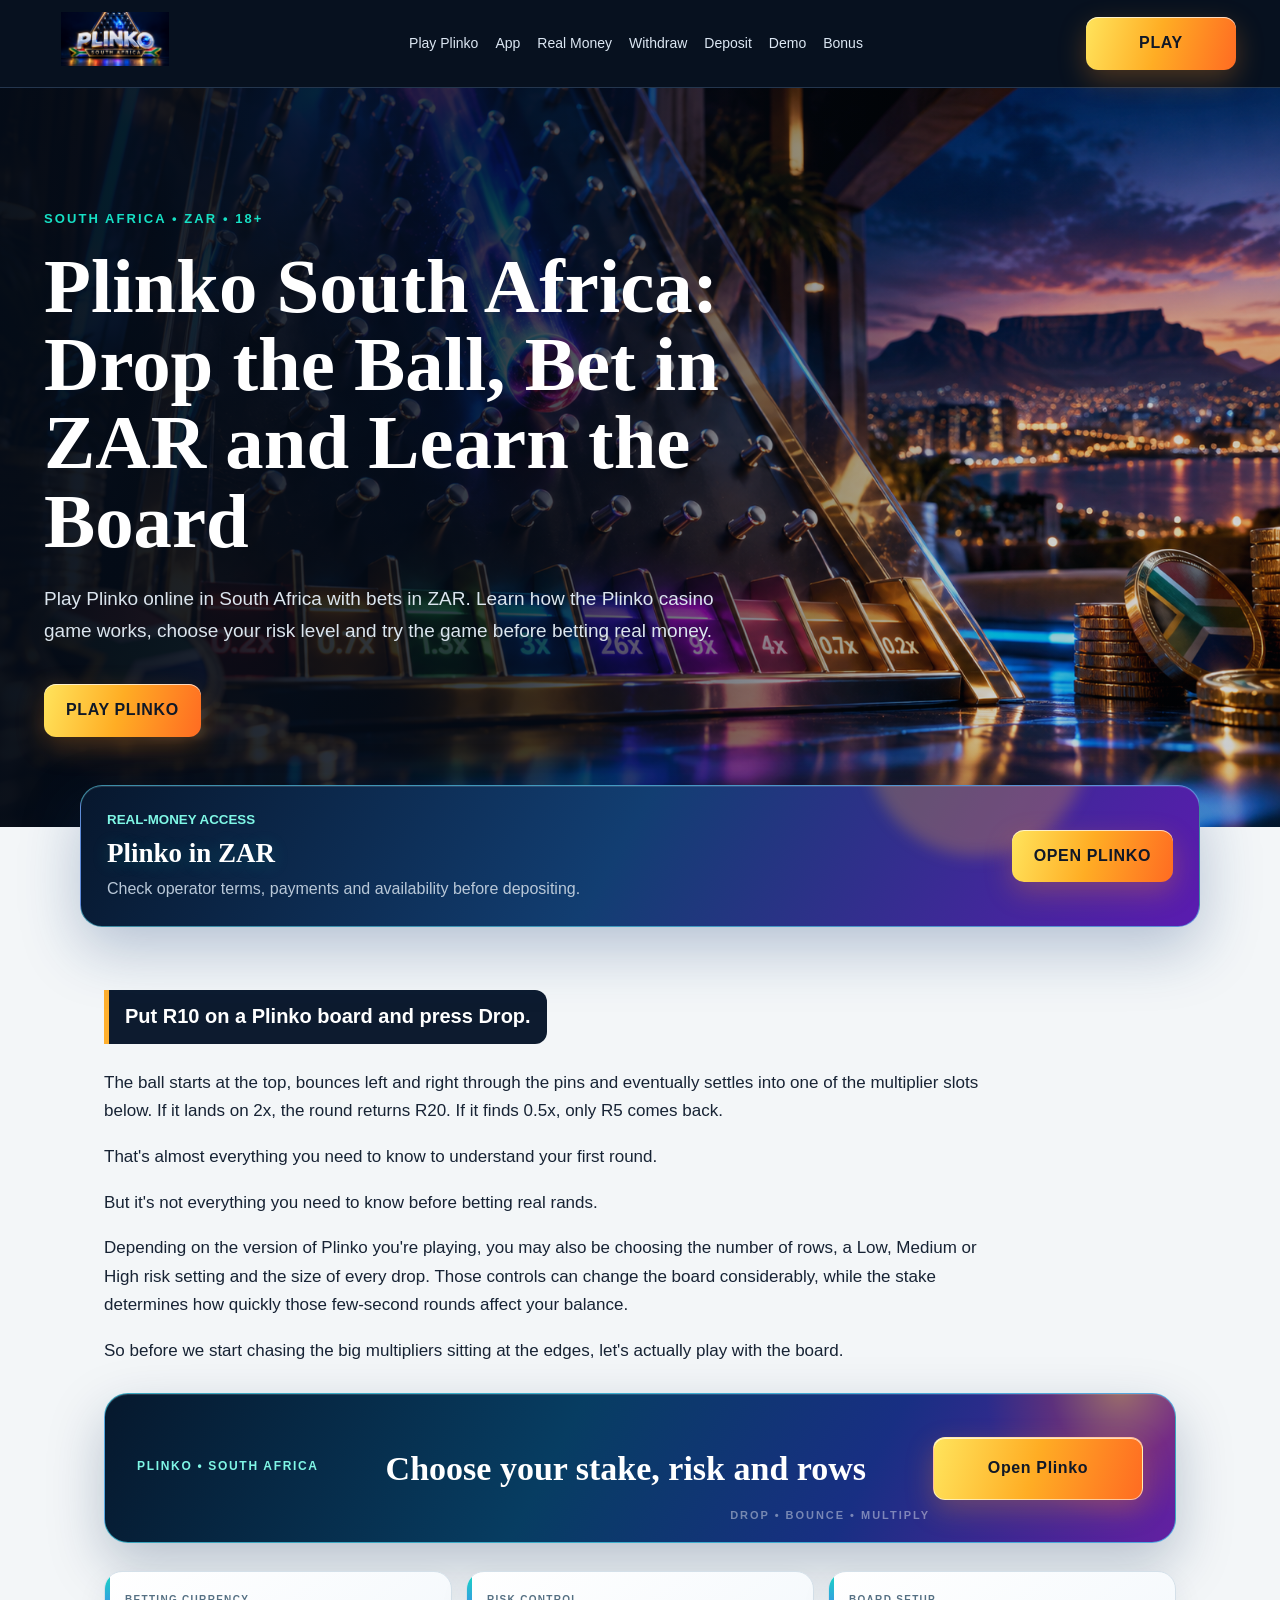
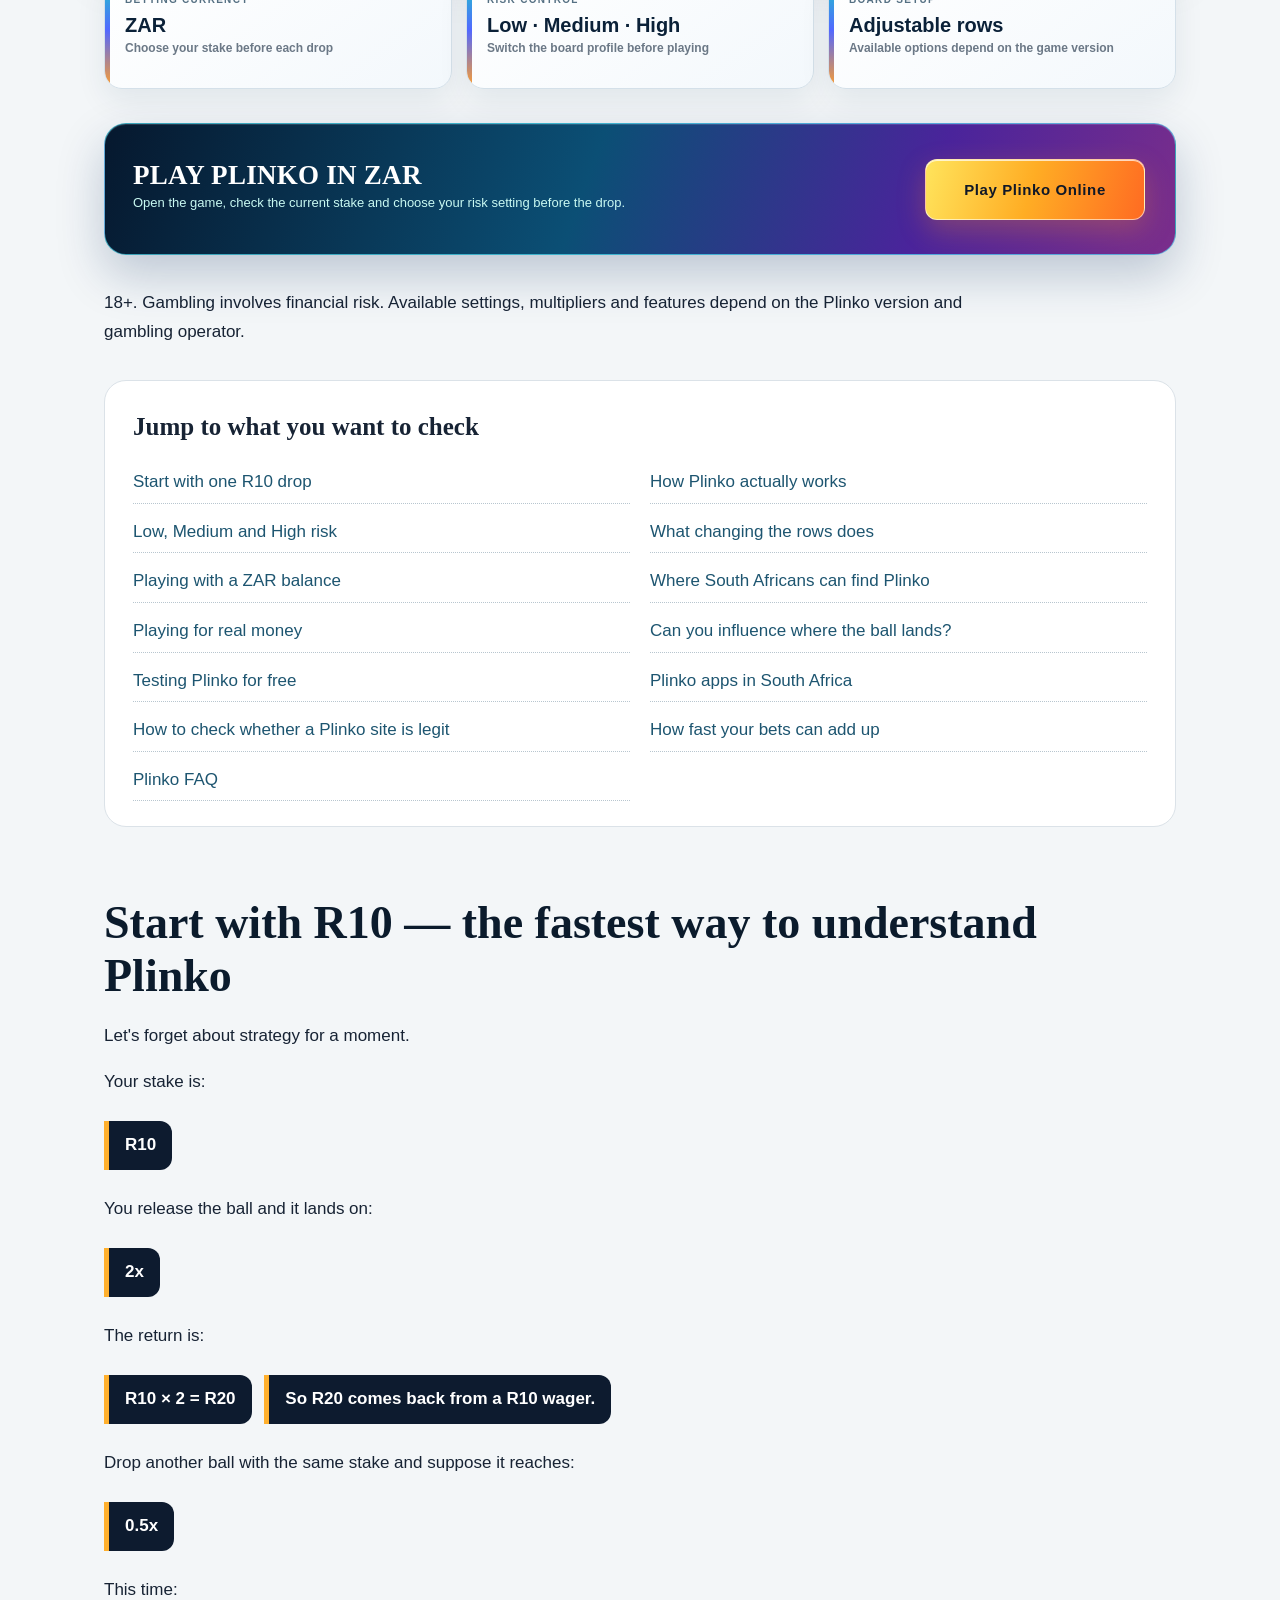
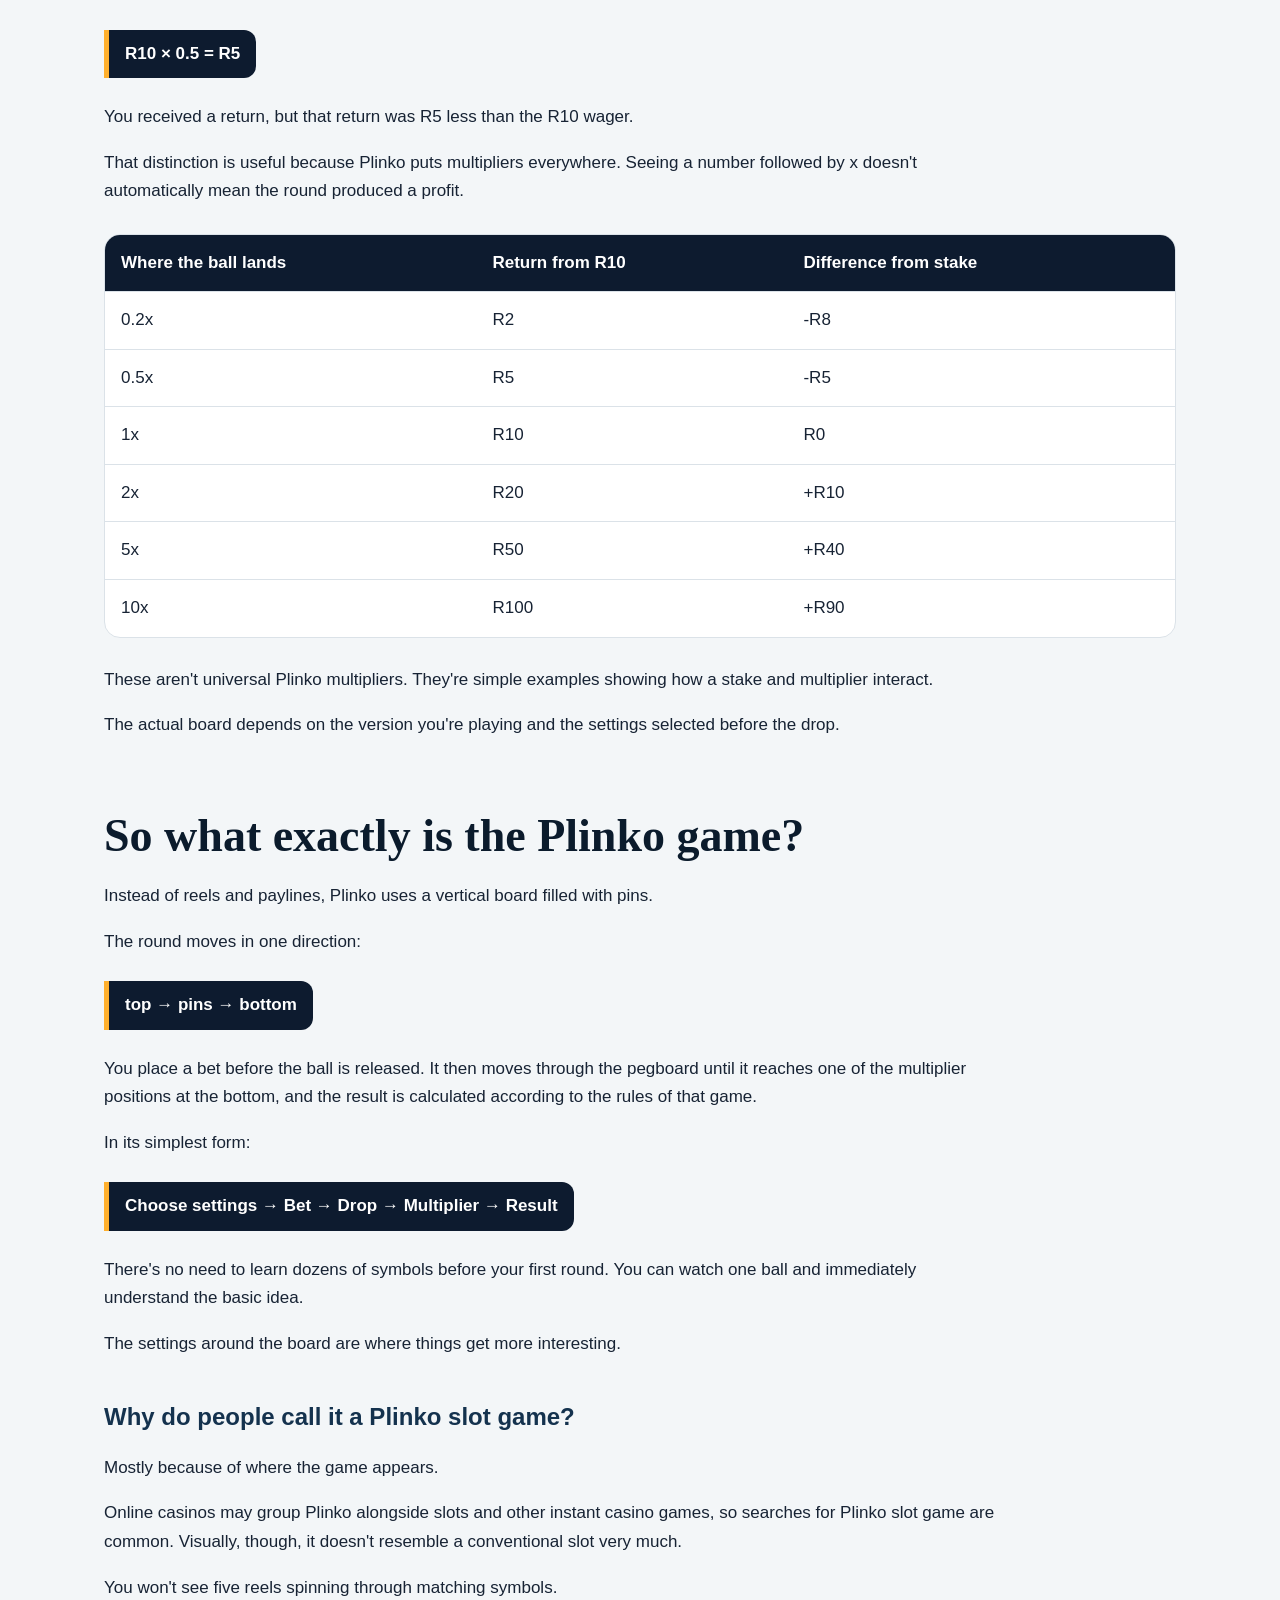
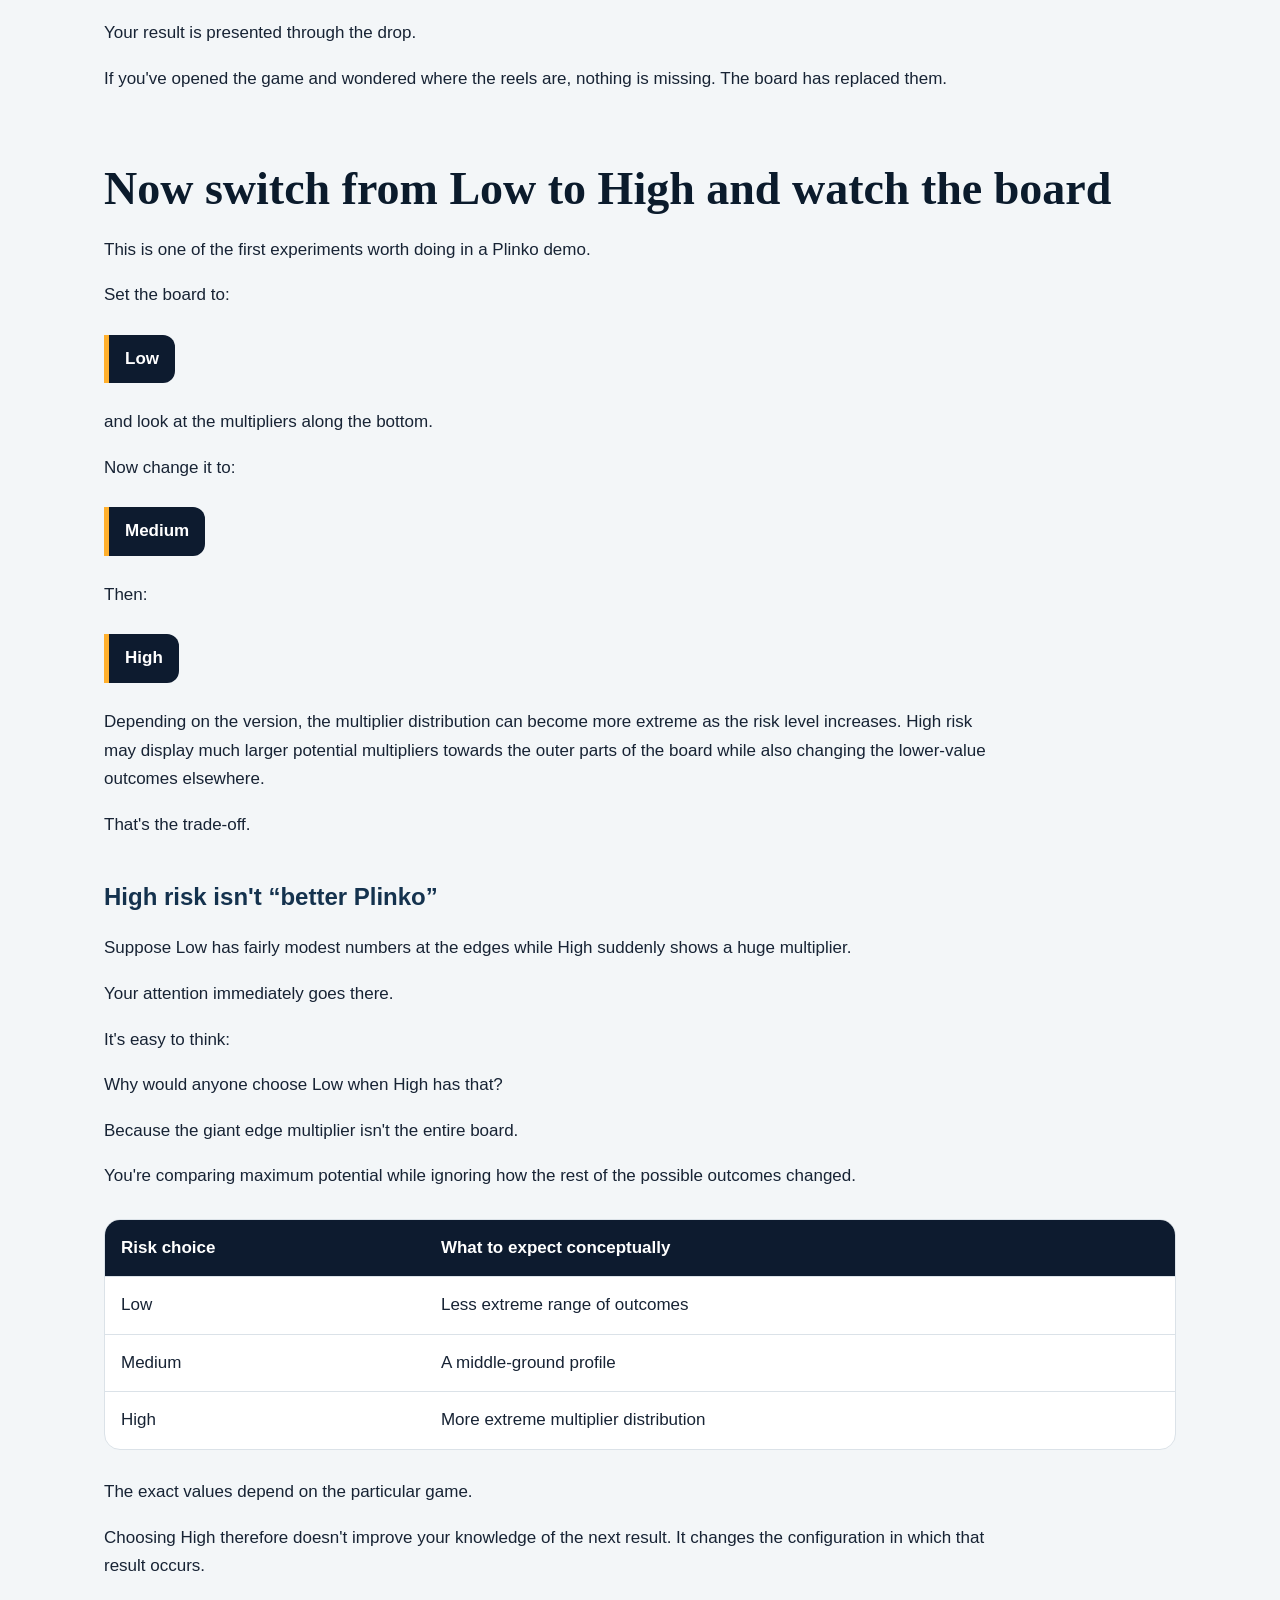
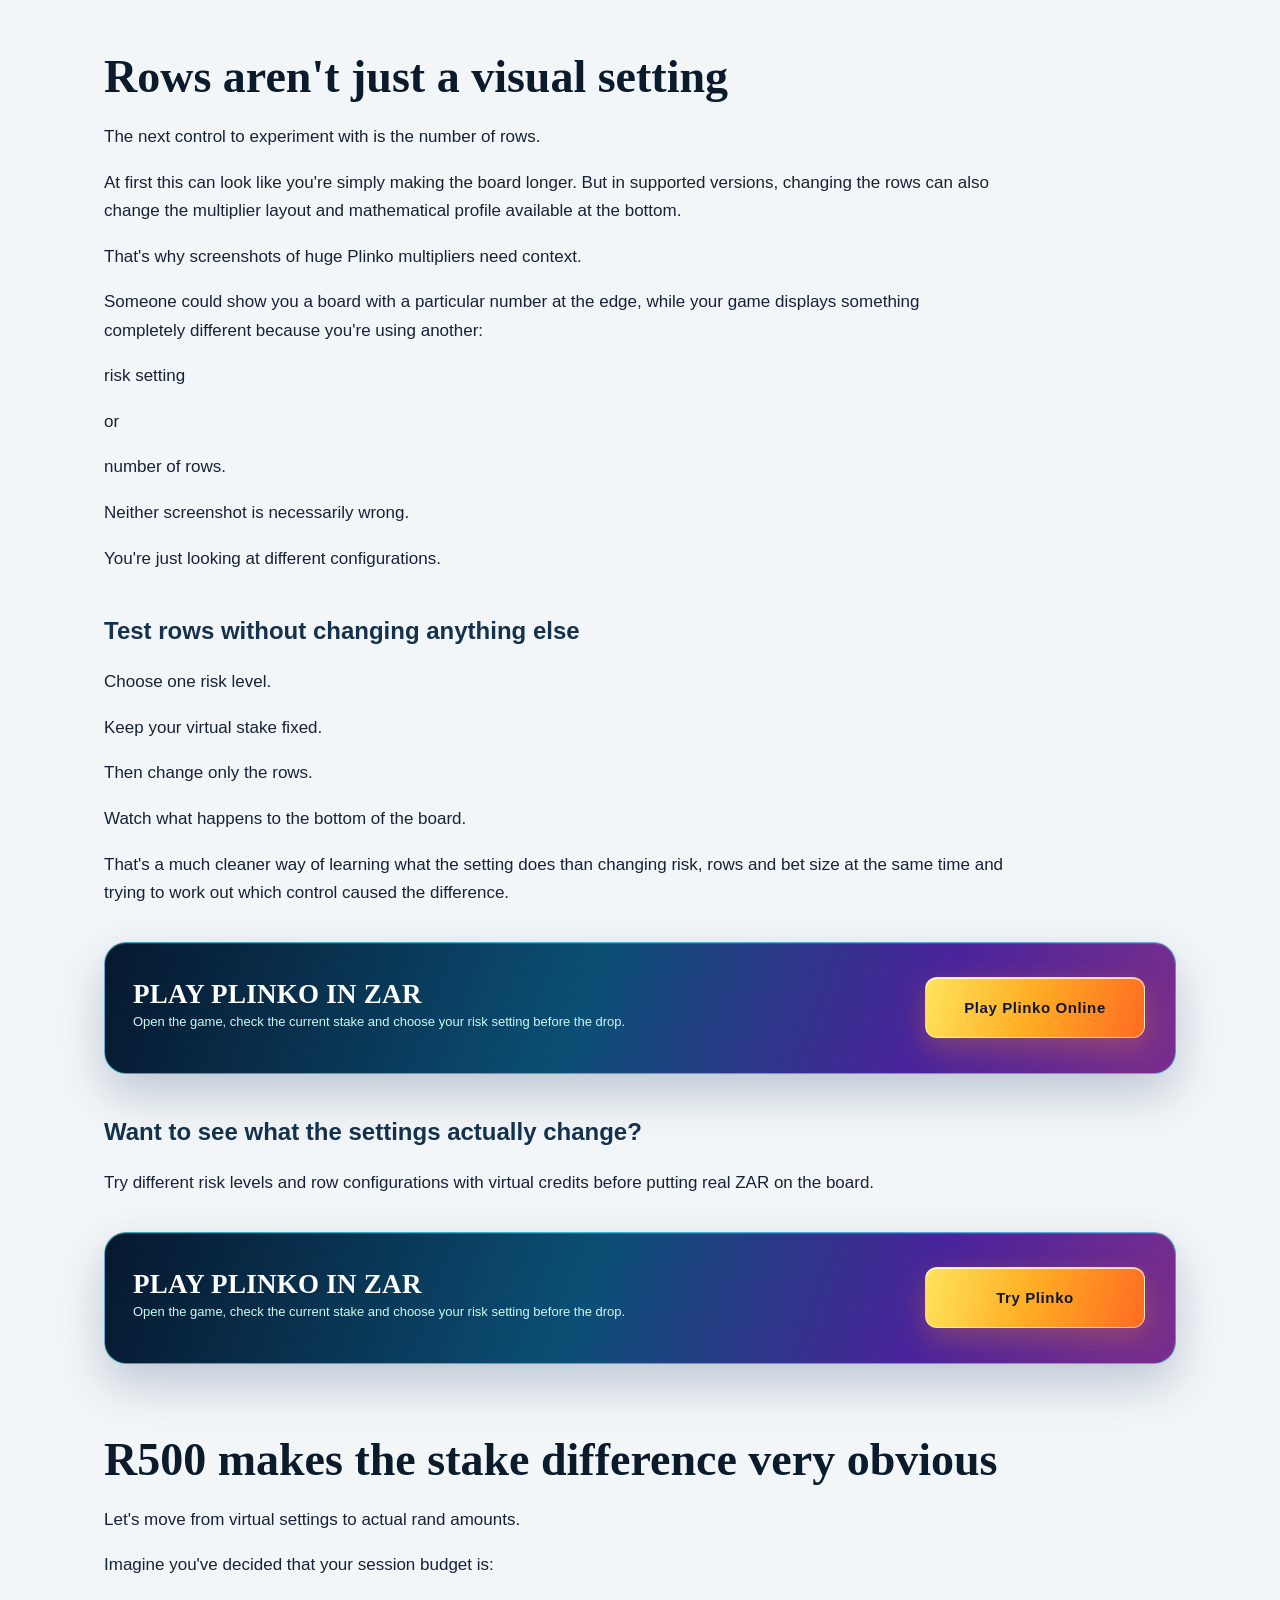
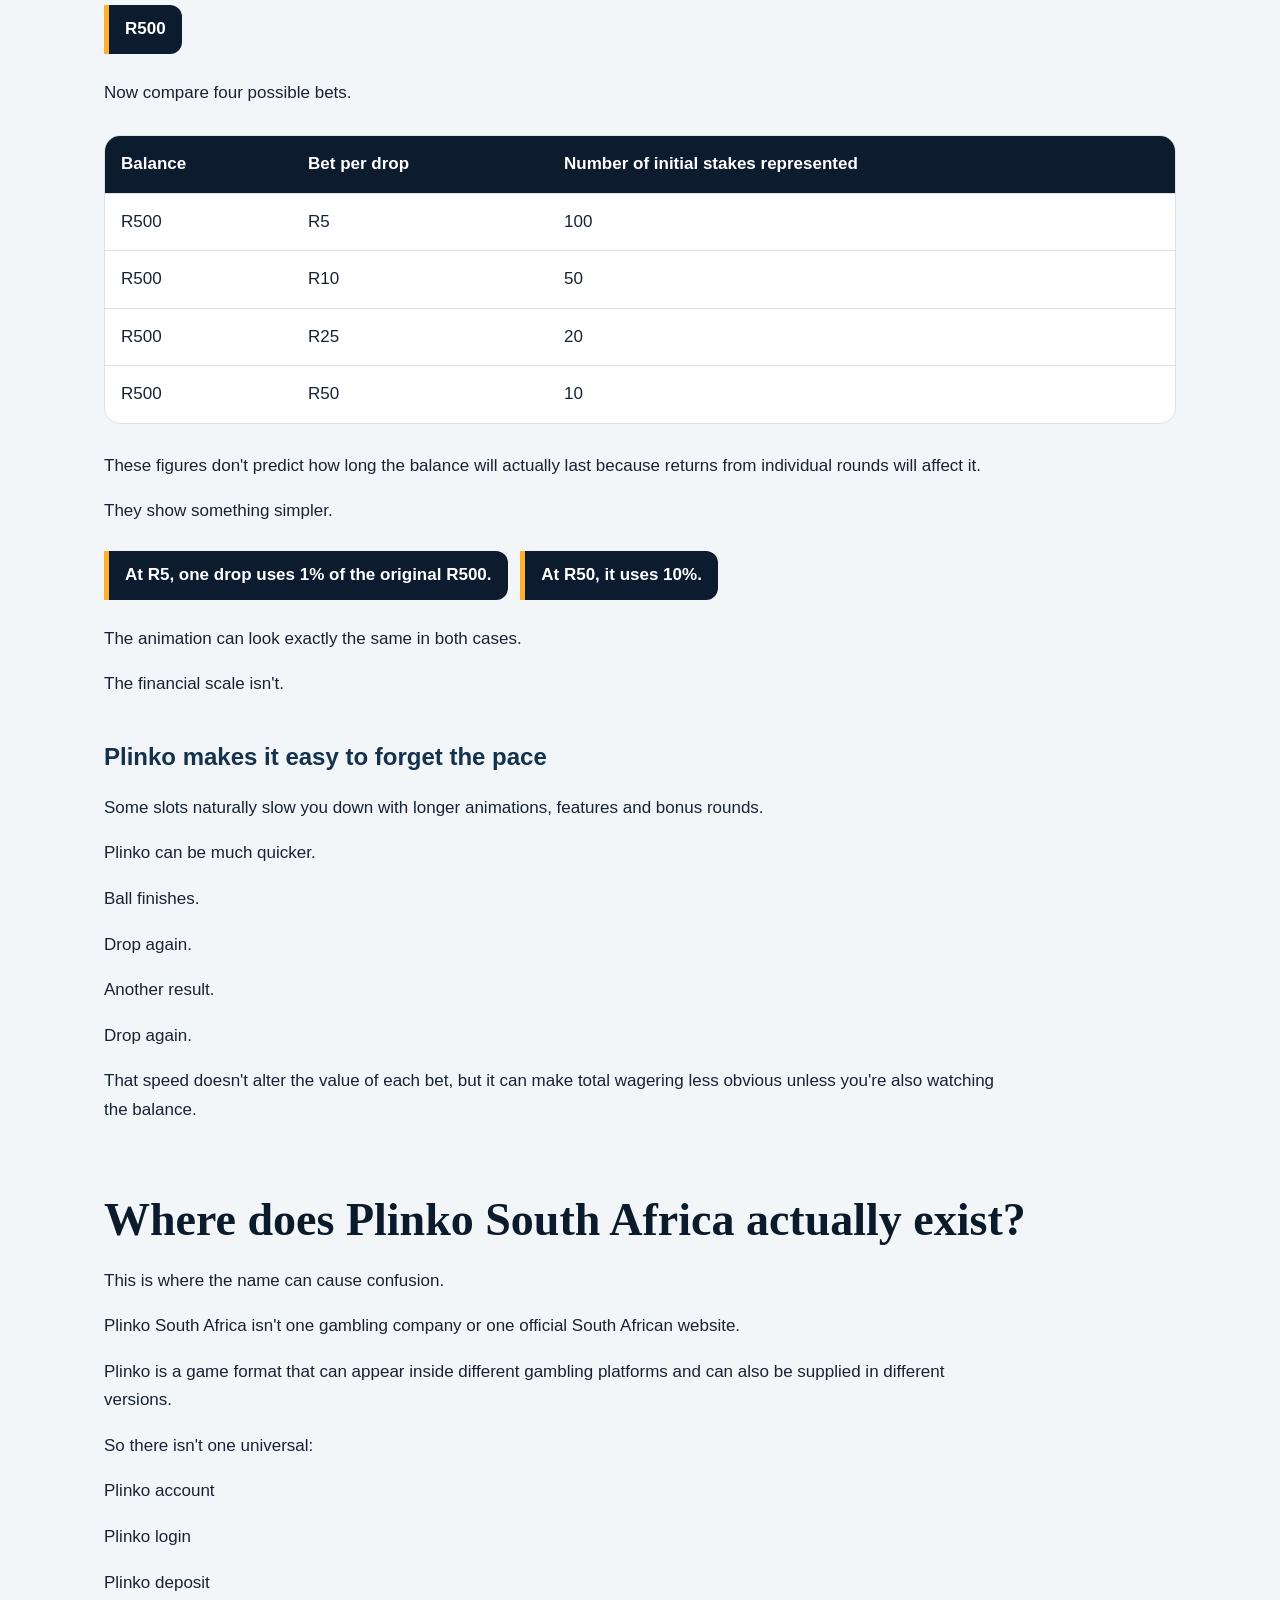
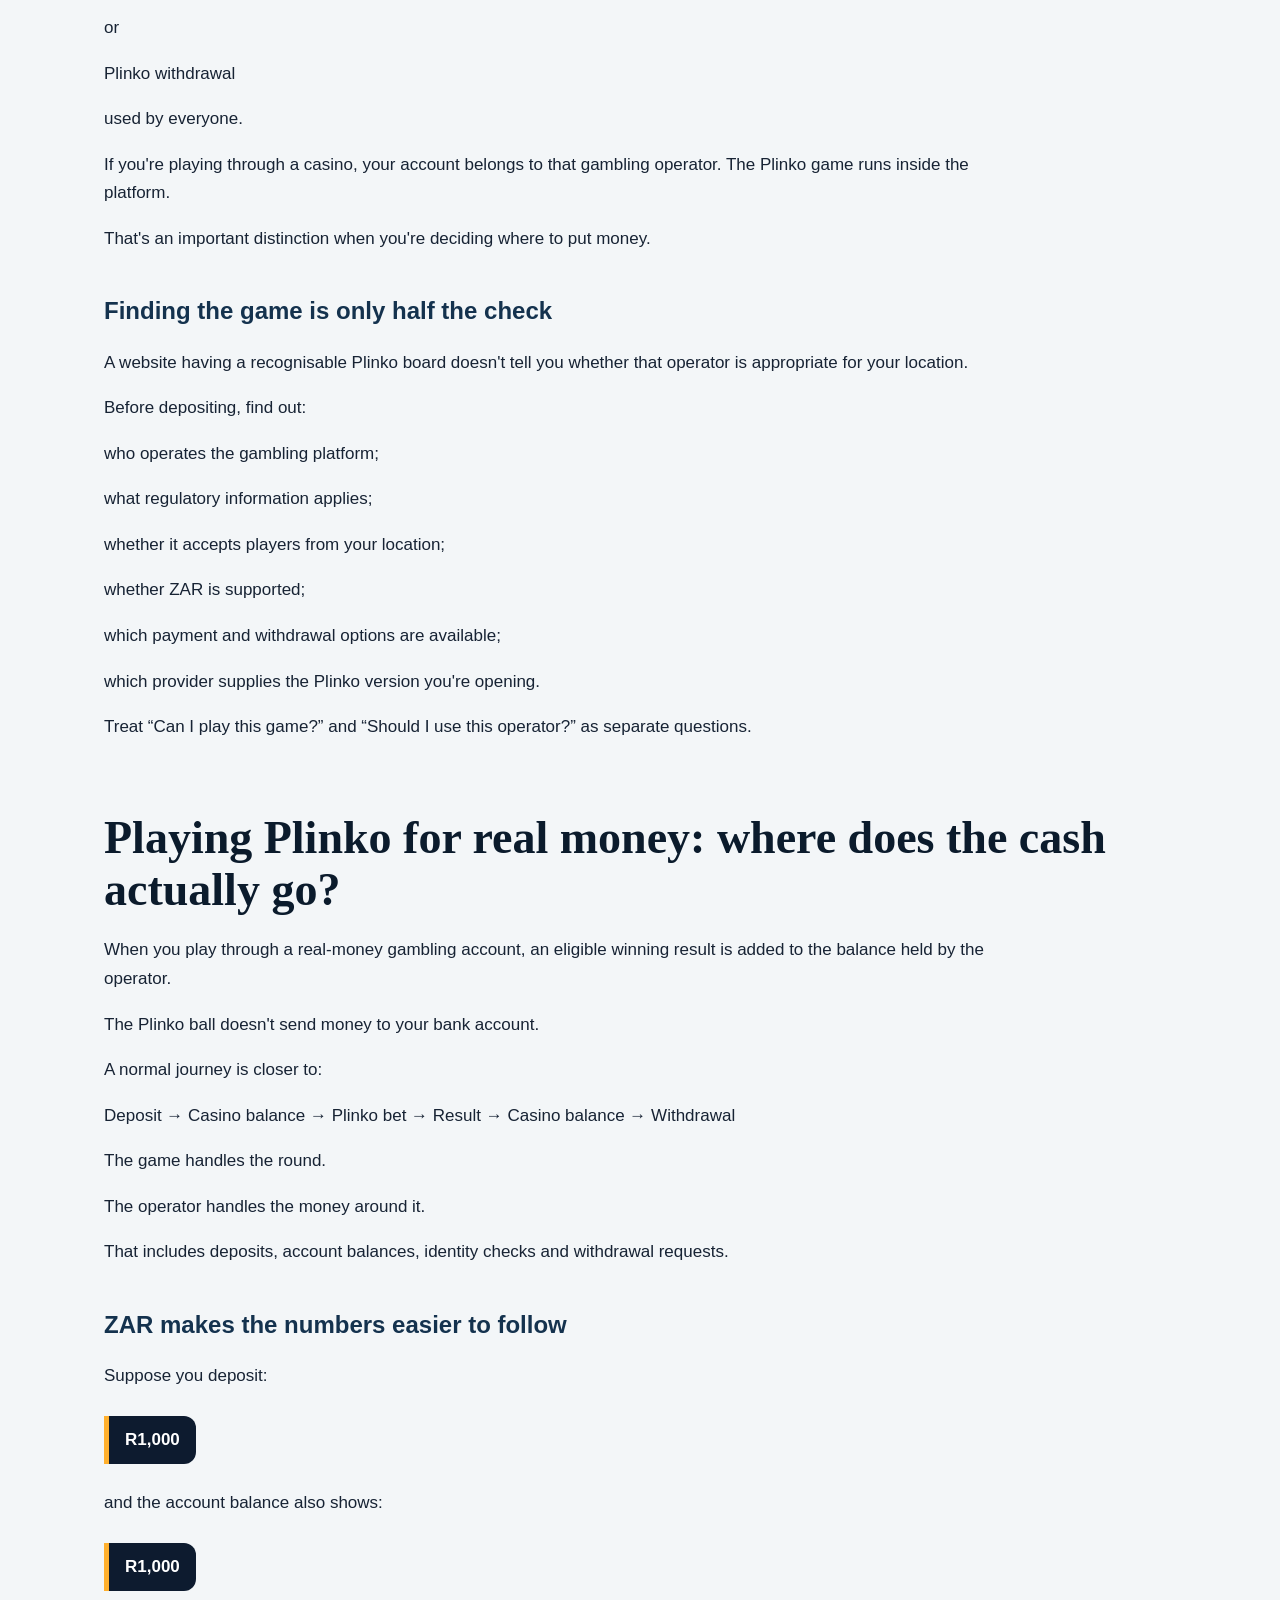
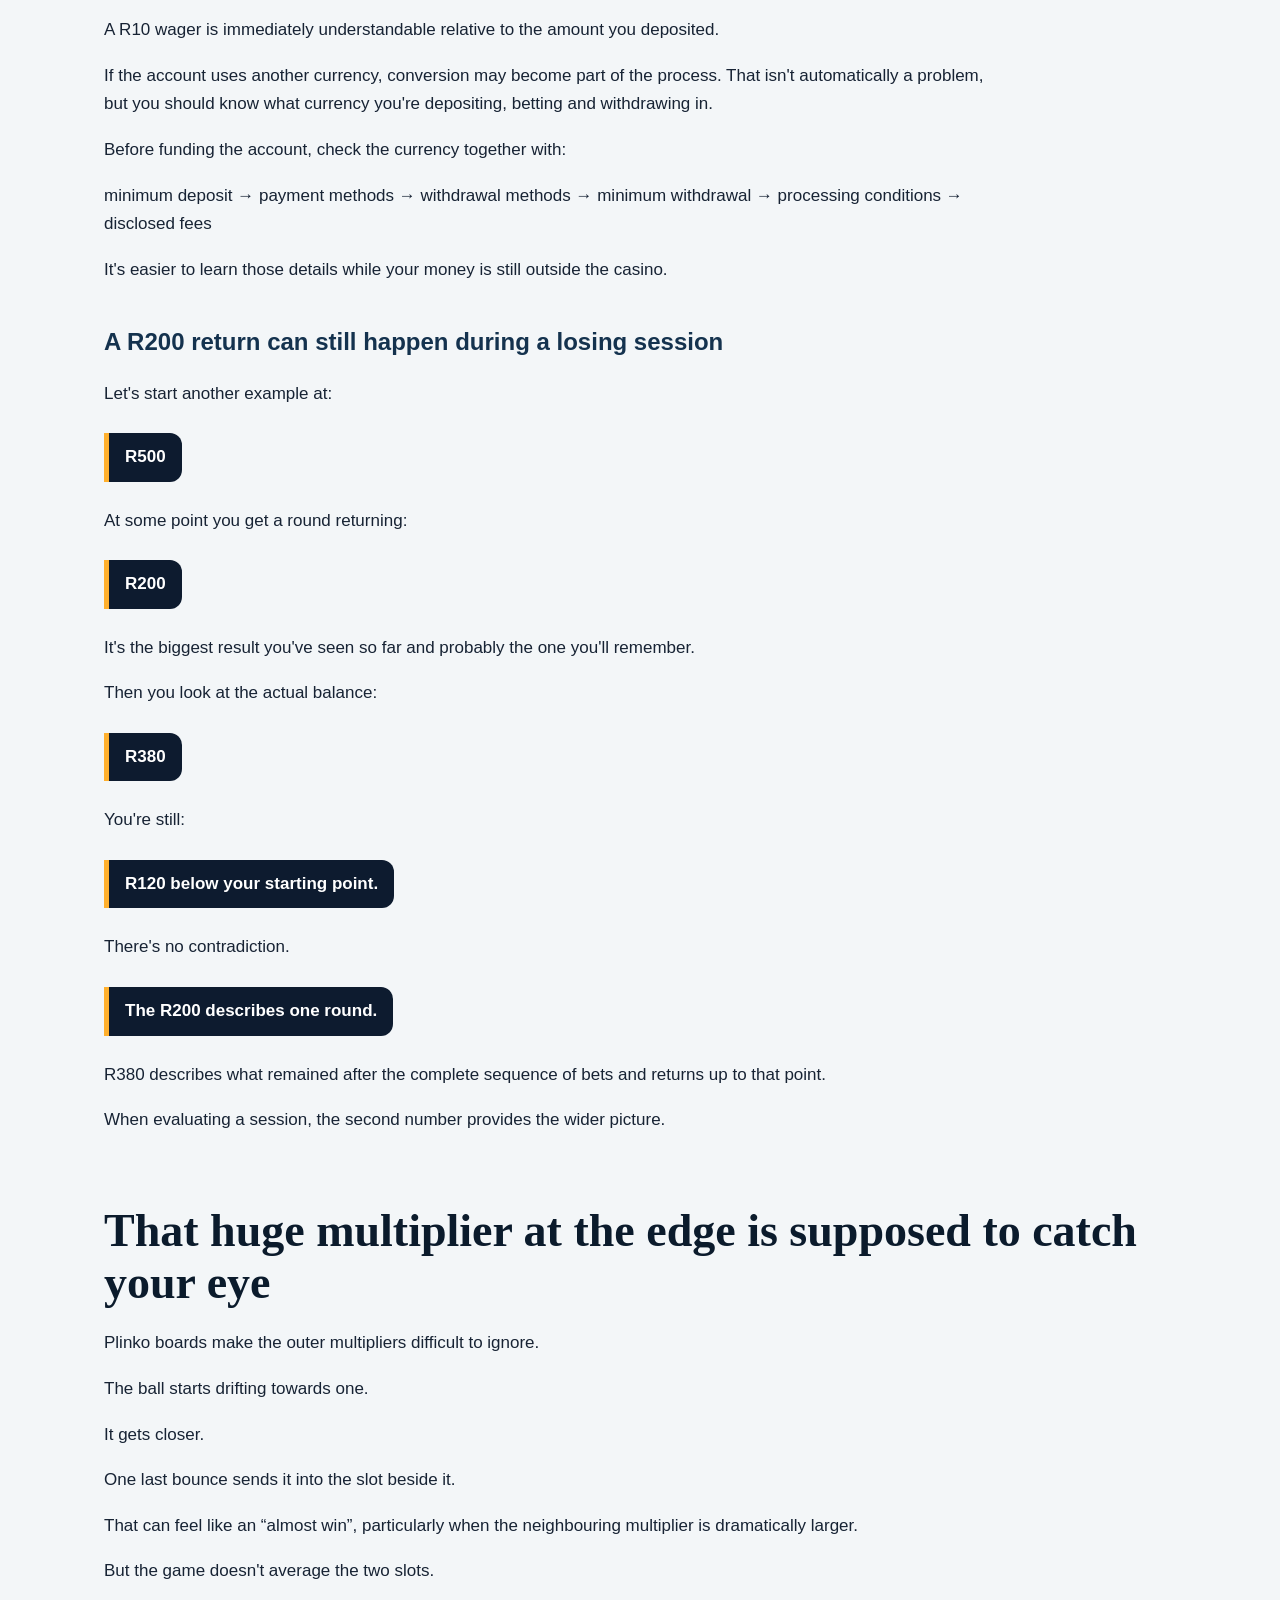
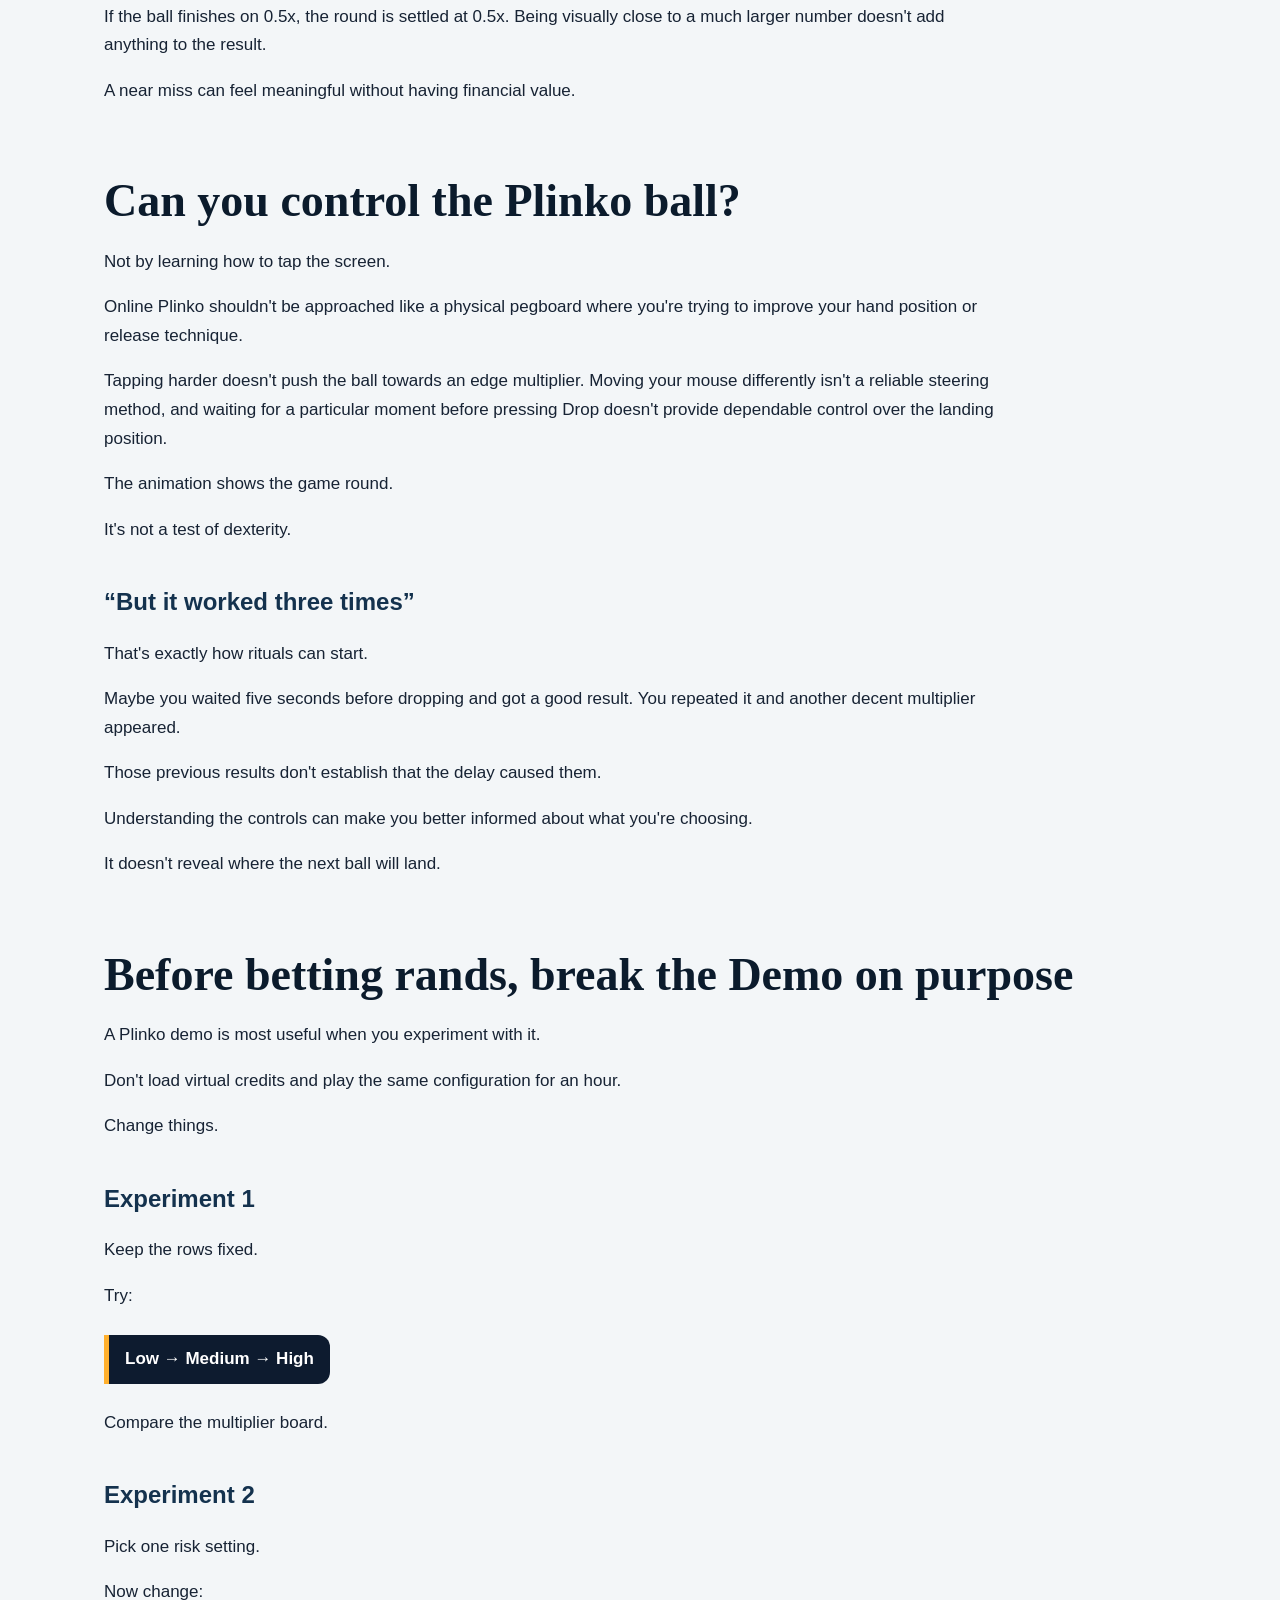
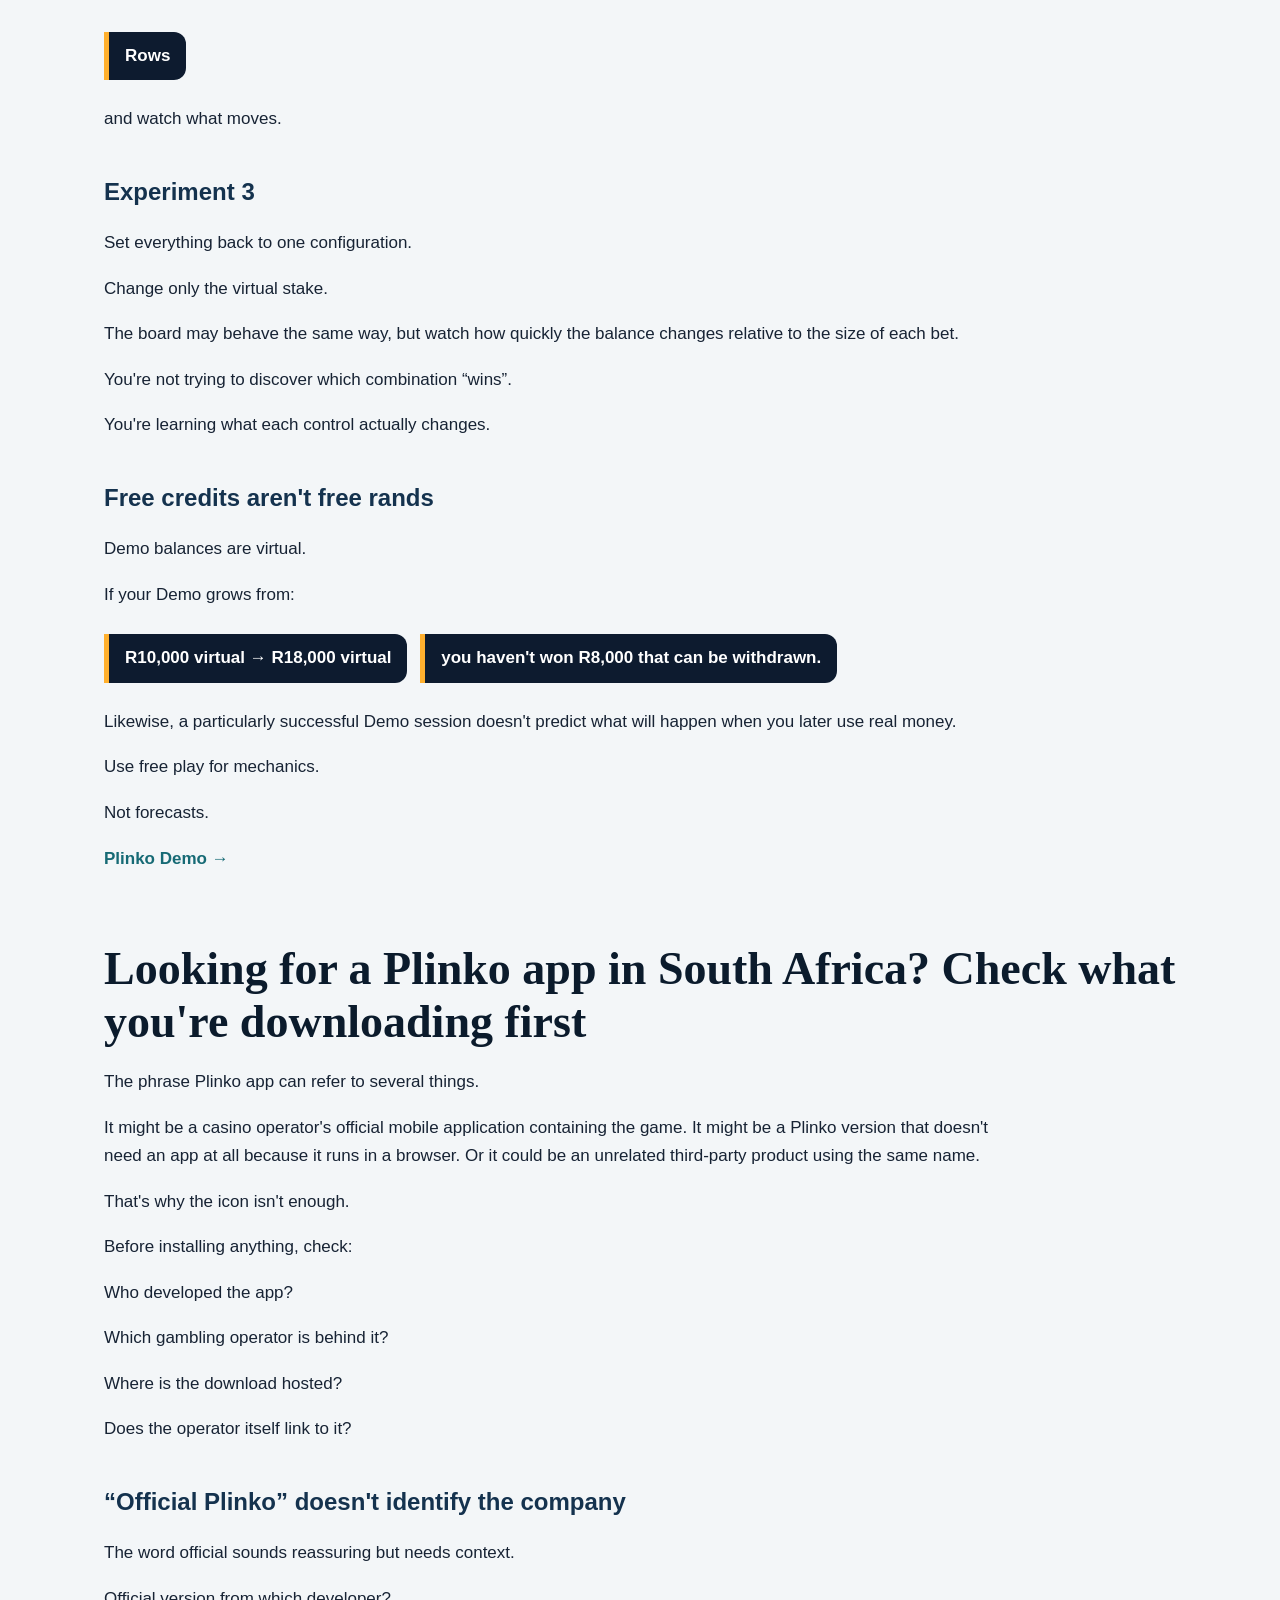
<file: index.html>
<!doctype html><html lang="en-ZA"><head><meta charset="utf-8"><meta name="viewport" content="width=device-width,initial-scale=1"><meta name="google-site-verification" content="MWwVBuxHnVIAGl92lxP4zwSlVJyQmbd7JX7dwckepJs" /><title>Bet Online Plinko Slot Game in South Africa (ZAR)</title><meta name="description" content="Play Plinko online in South Africa with bets in ZAR. Learn how the Plinko casino game works, choose your risk level and try the game before betting real money."><link rel="canonical" href="https://mamacitastexmex.com/"><meta name="robots" content="index,follow"><meta property="og:title" content="Bet Online Plinko Slot Game in South Africa (ZAR)"><meta property="og:description" content="Play Plinko online in South Africa with bets in ZAR. Learn how the Plinko casino game works, choose your risk level and try the game before betting real money."><meta property="og:type" content="website"><meta property="og:url" content="https://mamacitastexmex.com/plinko-south-africa/"><meta property="og:image" content="https://mamacitastexmex.com/assets/img/hero.png"><meta name="twitter:card" content="summary_large_image"><link rel="icon" href="/assets/img/favicon.png"><link rel="stylesheet" href="/assets/css/site.css"></head><body>
<header><div class="head"><a class="brand" href="/plinko-south-africa/"><img src="/assets/img/logo.png" alt="Plinko South Africa"></a><nav><a href="/plinko-south-africa/">Play Plinko</a><a href="/plinko-app-download/">App</a><a href="/plinko-real-money/">Real Money</a><a href="/plinko-withdrawal/">Withdraw</a><a href="/plinko-deposit/">Deposit</a><a href="/plinko-demo/">Demo</a><a href="/plinko-bonus/">Bonus</a></nav><a class="head-cta" href="/go/">PLAY</a></div></header>
<main><section class="hero"><img src="/assets/img/hero.png" alt="Plinko South Africa: Drop the Ball, Bet in ZAR and Learn the Board"><div class="hero-shade"></div><div class="hero-copy"><span class="eyebrow">SOUTH AFRICA • ZAR • 18+</span><h1>Plinko South Africa: Drop the Ball, Bet in ZAR and Learn the Board</h1><p>Play Plinko online in South Africa with bets in ZAR. Learn how the Plinko casino game works, choose your risk level and try the game before betting real money.</p><a class="cta-button hero-btn" href="/go/">PLAY PLINKO</a></div></section>
<div class="top-offer"><div><small>REAL-MONEY ACCESS</small><strong>Plinko in ZAR</strong><span>Check operator terms, payments and availability before depositing.</span></div><a class="cta-button" href="/go/">OPEN PLINKO</a></div>
<article class="content"><p class="callout-line">Put R10 on a Plinko board and press Drop.</p>
<p>The ball starts at the top, bounces left and right through the pins and eventually settles into one of the multiplier slots below. If it lands on 2x, the round returns R20. If it finds 0.5x, only R5 comes back.</p>
<p>That&#x27;s almost everything you need to know to understand your first round.</p>
<p>But it&#x27;s not everything you need to know before betting real rands.</p>
<p>Depending on the version of Plinko you&#x27;re playing, you may also be choosing the number of rows, a Low, Medium or High risk setting and the size of every drop. Those controls can change the board considerably, while the stake determines how quickly those few-second rounds affect your balance.</p>
<p>So before we start chasing the big multipliers sitting at the edges, let&#x27;s actually play with the board.</p>
<div class="game-panel"><span>PLINKO • SOUTH AFRICA</span><b>Choose your stake, risk and rows</b><a class="cta-button" href="/go/">Open Plinko</a></div>
<div class="stat-grid"><div><small>BETTING CURRENCY</small><strong>ZAR</strong><span>Choose your stake before each drop</span></div><div><small>RISK CONTROL</small><strong>Low · Medium · High</strong><span>Switch the board profile before playing</span></div><div><small>BOARD SETUP</small><strong>Adjustable rows</strong><span>Available options depend on the game version</span></div></div>
<div class="inline-cta"><a class="cta-button" href="/go/">Play Plinko Online</a></div>
<p>18+. Gambling involves financial risk. Available settings, multipliers and features depend on the Plinko version and gambling operator.</p>
<nav class="toc"><strong>Jump to what you want to check</strong><div><a href="#start-with-one-r10-drop">Start with one R10 drop</a><a href="#how-plinko-actually-works">How Plinko actually works</a><a href="#low-medium-and-high-risk">Low, Medium and High risk</a><a href="#what-changing-the-rows-does">What changing the rows does</a><a href="#playing-with-a-zar-balance">Playing with a ZAR balance</a><a href="#where-south-africans-can-find-plinko">Where South Africans can find Plinko</a><a href="#playing-for-real-money">Playing for real money</a><a href="#can-you-influence-where-the-ball-lands">Can you influence where the ball lands?</a><a href="#testing-plinko-for-free">Testing Plinko for free</a><a href="#plinko-apps-in-south-africa">Plinko apps in South Africa</a><a href="#how-to-check-whether-a-plinko-site-is-legit">How to check whether a Plinko site is legit</a><a href="#how-fast-your-bets-can-add-up">How fast your bets can add up</a><a href="#plinko-faq">Plinko FAQ</a></div></nav>
<h2 id="r10-drop">Start with R10 — the fastest way to understand Plinko</h2>
<p>Let&#x27;s forget about strategy for a moment.</p>
<p>Your stake is:</p>
<p class="callout-line">R10</p>
<p>You release the ball and it lands on:</p>
<p class="callout-line">2x</p>
<p>The return is:</p>
<p class="callout-line">R10 × 2 = R20</p>
<p class="callout-line">So R20 comes back from a R10 wager.</p>
<p>Drop another ball with the same stake and suppose it reaches:</p>
<p class="callout-line">0.5x</p>
<p>This time:</p>
<p class="callout-line">R10 × 0.5 = R5</p>
<p>You received a return, but that return was R5 less than the R10 wager.</p>
<p>That distinction is useful because Plinko puts multipliers everywhere. Seeing a number followed by x doesn&#x27;t automatically mean the round produced a profit.</p>
<div class="table-wrap"><table><thead><tr><th>Where the ball lands</th><th>Return from R10</th><th>Difference from stake</th></tr></thead><tbody><tr><td>0.2x</td><td>R2</td><td>-R8</td></tr><tr><td>0.5x</td><td>R5</td><td>-R5</td></tr><tr><td>1x</td><td>R10</td><td>R0</td></tr><tr><td>2x</td><td>R20</td><td>+R10</td></tr><tr><td>5x</td><td>R50</td><td>+R40</td></tr><tr><td>10x</td><td>R100</td><td>+R90</td></tr></tbody></table></div>
<p>These aren&#x27;t universal Plinko multipliers. They&#x27;re simple examples showing how a stake and multiplier interact.</p>
<p>The actual board depends on the version you&#x27;re playing and the settings selected before the drop.</p>
<h2 id="how-it-works">So what exactly is the Plinko game?</h2>
<p>Instead of reels and paylines, Plinko uses a vertical board filled with pins.</p>
<p>The round moves in one direction:</p>
<p class="callout-line">top → pins → bottom</p>
<p>You place a bet before the ball is released. It then moves through the pegboard until it reaches one of the multiplier positions at the bottom, and the result is calculated according to the rules of that game.</p>
<p>In its simplest form:</p>
<p class="callout-line">Choose settings → Bet → Drop → Multiplier → Result</p>
<p>There&#x27;s no need to learn dozens of symbols before your first round. You can watch one ball and immediately understand the basic idea.</p>
<p>The settings around the board are where things get more interesting.</p>
<h3>Why do people call it a Plinko slot game?</h3>
<p>Mostly because of where the game appears.</p>
<p>Online casinos may group Plinko alongside slots and other instant casino games, so searches for Plinko slot game are common. Visually, though, it doesn&#x27;t resemble a conventional slot very much.</p>
<p>You won&#x27;t see five reels spinning through matching symbols.</p>
<p>Your result is presented through the drop.</p>
<p>If you&#x27;ve opened the game and wondered where the reels are, nothing is missing. The board has replaced them.</p>
<h2 id="risk">Now switch from Low to High and watch the board</h2>
<p>This is one of the first experiments worth doing in a Plinko demo.</p>
<p>Set the board to:</p>
<p class="callout-line">Low</p>
<p>and look at the multipliers along the bottom.</p>
<p>Now change it to:</p>
<p class="callout-line">Medium</p>
<p>Then:</p>
<p class="callout-line">High</p>
<p>Depending on the version, the multiplier distribution can become more extreme as the risk level increases. High risk may display much larger potential multipliers towards the outer parts of the board while also changing the lower-value outcomes elsewhere.</p>
<p>That&#x27;s the trade-off.</p>
<h3>High risk isn&#x27;t “better Plinko”</h3>
<p>Suppose Low has fairly modest numbers at the edges while High suddenly shows a huge multiplier.</p>
<p>Your attention immediately goes there.</p>
<p>It&#x27;s easy to think:</p>
<p>Why would anyone choose Low when High has that?</p>
<p>Because the giant edge multiplier isn&#x27;t the entire board.</p>
<p>You&#x27;re comparing maximum potential while ignoring how the rest of the possible outcomes changed.</p>
<div class="table-wrap"><table><thead><tr><th>Risk choice</th><th>What to expect conceptually</th></tr></thead><tbody><tr><td>Low</td><td>Less extreme range of outcomes</td></tr><tr><td>Medium</td><td>A middle-ground profile</td></tr><tr><td>High</td><td>More extreme multiplier distribution</td></tr></tbody></table></div>
<p>The exact values depend on the particular game.</p>
<p>Choosing High therefore doesn&#x27;t improve your knowledge of the next result. It changes the configuration in which that result occurs.</p>
<h2 id="rows">Rows aren&#x27;t just a visual setting</h2>
<p>The next control to experiment with is the number of rows.</p>
<p>At first this can look like you&#x27;re simply making the board longer. But in supported versions, changing the rows can also change the multiplier layout and mathematical profile available at the bottom.</p>
<p>That&#x27;s why screenshots of huge Plinko multipliers need context.</p>
<p>Someone could show you a board with a particular number at the edge, while your game displays something completely different because you&#x27;re using another:</p>
<p>risk setting</p>
<p>or</p>
<p>number of rows.</p>
<p>Neither screenshot is necessarily wrong.</p>
<p>You&#x27;re just looking at different configurations.</p>
<h3>Test rows without changing anything else</h3>
<p>Choose one risk level.</p>
<p>Keep your virtual stake fixed.</p>
<p>Then change only the rows.</p>
<p>Watch what happens to the bottom of the board.</p>
<p>That&#x27;s a much cleaner way of learning what the setting does than changing risk, rows and bet size at the same time and trying to work out which control caused the difference.</p>
<div class="inline-cta"><a class="cta-button" href="/go/">Play Plinko Online</a></div>
<h3>Want to see what the settings actually change?</h3>
<p>Try different risk levels and row configurations with virtual credits before putting real ZAR on the board.</p>
<div class="inline-cta"><a class="cta-button" href="/go/">Try Plinko</a></div>
<h2 id="zar">R500 makes the stake difference very obvious</h2>
<p>Let&#x27;s move from virtual settings to actual rand amounts.</p>
<p>Imagine you&#x27;ve decided that your session budget is:</p>
<p class="callout-line">R500</p>
<p>Now compare four possible bets.</p>
<div class="table-wrap"><table><thead><tr><th>Balance</th><th>Bet per drop</th><th>Number of initial stakes represented</th></tr></thead><tbody><tr><td>R500</td><td>R5</td><td>100</td></tr><tr><td>R500</td><td>R10</td><td>50</td></tr><tr><td>R500</td><td>R25</td><td>20</td></tr><tr><td>R500</td><td>R50</td><td>10</td></tr></tbody></table></div>
<p>These figures don&#x27;t predict how long the balance will actually last because returns from individual rounds will affect it.</p>
<p>They show something simpler.</p>
<p class="callout-line">At R5, one drop uses 1% of the original R500.</p>
<p class="callout-line">At R50, it uses 10%.</p>
<p>The animation can look exactly the same in both cases.</p>
<p>The financial scale isn&#x27;t.</p>
<h3>Plinko makes it easy to forget the pace</h3>
<p>Some slots naturally slow you down with longer animations, features and bonus rounds.</p>
<p>Plinko can be much quicker.</p>
<p>Ball finishes.</p>
<p>Drop again.</p>
<p>Another result.</p>
<p>Drop again.</p>
<p>That speed doesn&#x27;t alter the value of each bet, but it can make total wagering less obvious unless you&#x27;re also watching the balance.</p>
<h2 id="online-sa">Where does Plinko South Africa actually exist?</h2>
<p>This is where the name can cause confusion.</p>
<p>Plinko South Africa isn&#x27;t one gambling company or one official South African website.</p>
<p>Plinko is a game format that can appear inside different gambling platforms and can also be supplied in different versions.</p>
<p>So there isn&#x27;t one universal:</p>
<p>Plinko account</p>
<p>Plinko login</p>
<p>Plinko deposit</p>
<p>or</p>
<p>Plinko withdrawal</p>
<p>used by everyone.</p>
<p>If you&#x27;re playing through a casino, your account belongs to that gambling operator. The Plinko game runs inside the platform.</p>
<p>That&#x27;s an important distinction when you&#x27;re deciding where to put money.</p>
<h3>Finding the game is only half the check</h3>
<p>A website having a recognisable Plinko board doesn&#x27;t tell you whether that operator is appropriate for your location.</p>
<p>Before depositing, find out:</p>
<p>who operates the gambling platform;</p>
<p>what regulatory information applies;</p>
<p>whether it accepts players from your location;</p>
<p>whether ZAR is supported;</p>
<p>which payment and withdrawal options are available;</p>
<p>which provider supplies the Plinko version you&#x27;re opening.</p>
<p>Treat “Can I play this game?” and “Should I use this operator?” as separate questions.</p>
<h2 id="real-money">Playing Plinko for real money: where does the cash actually go?</h2>
<p>When you play through a real-money gambling account, an eligible winning result is added to the balance held by the operator.</p>
<p>The Plinko ball doesn&#x27;t send money to your bank account.</p>
<p>A normal journey is closer to:</p>
<p>Deposit → Casino balance → Plinko bet → Result → Casino balance → Withdrawal</p>
<p>The game handles the round.</p>
<p>The operator handles the money around it.</p>
<p>That includes deposits, account balances, identity checks and withdrawal requests.</p>
<h3>ZAR makes the numbers easier to follow</h3>
<p>Suppose you deposit:</p>
<p class="callout-line">R1,000</p>
<p>and the account balance also shows:</p>
<p class="callout-line">R1,000</p>
<p>A R10 wager is immediately understandable relative to the amount you deposited.</p>
<p>If the account uses another currency, conversion may become part of the process. That isn&#x27;t automatically a problem, but you should know what currency you&#x27;re depositing, betting and withdrawing in.</p>
<p>Before funding the account, check the currency together with:</p>
<p>minimum deposit → payment methods → withdrawal methods → minimum withdrawal → processing conditions → disclosed fees</p>
<p>It&#x27;s easier to learn those details while your money is still outside the casino.</p>
<h3>A R200 return can still happen during a losing session</h3>
<p>Let&#x27;s start another example at:</p>
<p class="callout-line">R500</p>
<p>At some point you get a round returning:</p>
<p class="callout-line">R200</p>
<p>It&#x27;s the biggest result you&#x27;ve seen so far and probably the one you&#x27;ll remember.</p>
<p>Then you look at the actual balance:</p>
<p class="callout-line">R380</p>
<p>You&#x27;re still:</p>
<p class="callout-line">R120 below your starting point.</p>
<p>There&#x27;s no contradiction.</p>
<p class="callout-line">The R200 describes one round.</p>
<p>R380 describes what remained after the complete sequence of bets and returns up to that point.</p>
<p>When evaluating a session, the second number provides the wider picture.</p>
<h2 id="that-huge-multiplier-at-the-edge-is-supposed-to-catch-your-eye">That huge multiplier at the edge is supposed to catch your eye</h2>
<p>Plinko boards make the outer multipliers difficult to ignore.</p>
<p>The ball starts drifting towards one.</p>
<p>It gets closer.</p>
<p>One last bounce sends it into the slot beside it.</p>
<p>That can feel like an “almost win”, particularly when the neighbouring multiplier is dramatically larger.</p>
<p>But the game doesn&#x27;t average the two slots.</p>
<p>If the ball finishes on 0.5x, the round is settled at 0.5x. Being visually close to a much larger number doesn&#x27;t add anything to the result.</p>
<p>A near miss can feel meaningful without having financial value.</p>
<h2 id="control">Can you control the Plinko ball?</h2>
<p>Not by learning how to tap the screen.</p>
<p>Online Plinko shouldn&#x27;t be approached like a physical pegboard where you&#x27;re trying to improve your hand position or release technique.</p>
<p>Tapping harder doesn&#x27;t push the ball towards an edge multiplier. Moving your mouse differently isn&#x27;t a reliable steering method, and waiting for a particular moment before pressing Drop doesn&#x27;t provide dependable control over the landing position.</p>
<p>The animation shows the game round.</p>
<p>It&#x27;s not a test of dexterity.</p>
<h3>“But it worked three times”</h3>
<p>That&#x27;s exactly how rituals can start.</p>
<p>Maybe you waited five seconds before dropping and got a good result. You repeated it and another decent multiplier appeared.</p>
<p>Those previous results don&#x27;t establish that the delay caused them.</p>
<p>Understanding the controls can make you better informed about what you&#x27;re choosing.</p>
<p>It doesn&#x27;t reveal where the next ball will land.</p>
<h2 id="free">Before betting rands, break the Demo on purpose</h2>
<p>A Plinko demo is most useful when you experiment with it.</p>
<p>Don&#x27;t load virtual credits and play the same configuration for an hour.</p>
<p>Change things.</p>
<h3>Experiment 1</h3>
<p>Keep the rows fixed.</p>
<p>Try:</p>
<p class="callout-line">Low → Medium → High</p>
<p>Compare the multiplier board.</p>
<h3>Experiment 2</h3>
<p>Pick one risk setting.</p>
<p>Now change:</p>
<p class="callout-line">Rows</p>
<p>and watch what moves.</p>
<h3>Experiment 3</h3>
<p>Set everything back to one configuration.</p>
<p>Change only the virtual stake.</p>
<p>The board may behave the same way, but watch how quickly the balance changes relative to the size of each bet.</p>
<p>You&#x27;re not trying to discover which combination “wins”.</p>
<p>You&#x27;re learning what each control actually changes.</p>
<h3>Free credits aren&#x27;t free rands</h3>
<p>Demo balances are virtual.</p>
<p>If your Demo grows from:</p>
<p class="callout-line">R10,000 virtual → R18,000 virtual</p>
<p class="callout-line">you haven&#x27;t won R8,000 that can be withdrawn.</p>
<p>Likewise, a particularly successful Demo session doesn&#x27;t predict what will happen when you later use real money.</p>
<p>Use free play for mechanics.</p>
<p>Not forecasts.</p>
<p class="internal-link"><a href="/plinko-demo/">Plinko Demo →</a></p>
<h2 id="app">Looking for a Plinko app in South Africa? Check what you&#x27;re downloading first</h2>
<p>The phrase Plinko app can refer to several things.</p>
<p>It might be a casino operator&#x27;s official mobile application containing the game. It might be a Plinko version that doesn&#x27;t need an app at all because it runs in a browser. Or it could be an unrelated third-party product using the same name.</p>
<p>That&#x27;s why the icon isn&#x27;t enough.</p>
<p>Before installing anything, check:</p>
<p>Who developed the app?</p>
<p>Which gambling operator is behind it?</p>
<p>Where is the download hosted?</p>
<p>Does the operator itself link to it?</p>
<h3>“Official Plinko” doesn&#x27;t identify the company</h3>
<p>The word official sounds reassuring but needs context.</p>
<p>Official version from which developer?</p>
<p>Official app from which casino?</p>
<p>Official for which market?</p>
<p>A page calling itself the official Plinko South Africa app hasn&#x27;t proved anything simply by putting those words above a Download button.</p>
<p>Identify the actual product behind the label.</p>
<h3>Be especially careful with random APK files</h3>
<p>Don&#x27;t install the first APK you find because its filename includes Plinko.</p>
<p>An unknown file adds a completely separate security question to what was supposed to be a casino game.</p>
<p>If a legitimate operator offers the game directly in your mobile browser, you may not need a standalone Plinko download at all.</p>
<h2 id="legit">Plinko is real. That doesn&#x27;t make every Plinko advert real.</h2>
<p>This distinction matters in South Africa because people searching for the game may encounter adverts, apps and websites making very different claims.</p>
<p>The existence of Plinko as a genuine game format doesn&#x27;t verify a particular promotion.</p>
<p>If an advert claims its version:</p>
<p>guarantees earnings</p>
<p>produces unusually large payouts</p>
<p>or is supposedly connected to a recognisable public figure, investigate the specific company and product rather than using the familiar Plinko board as evidence.</p>
<h3>Six checks before you put in real money</h3>
<div class="table-wrap"><table><thead><tr><th>What to check</th><th>Question to answer</th></tr></thead><tbody><tr><td>Operator</td><td>Who actually holds my balance?</td></tr><tr><td>Regulatory information</td><td>What status or authority applies?</td></tr><tr><td>Game provider</td><td>Who supplies this Plinko version?</td></tr><tr><td>ZAR</td><td>Can I deposit, bet and withdraw in rand?</td></tr><tr><td>Withdrawals</td><td>How does money leave the account?</td></tr><tr><td>Bonus terms</td><td>Are conditions attached to promotional funds?</td></tr></tbody></table></div>
<p>Screenshots and comments below an advert aren&#x27;t substitutes for these checks.</p>
<p>Neither is a large promised payout.</p>
<p>We&#x27;ve covered the subject separately in our Is Plinko legit? guide because checking an operator is a different job from learning how the pegboard works.</p>
<p class="internal-link"><a href="/plinko-south-africa/">Is Plinko Legit? →</a></p>
<div class="inline-cta"><a class="cta-button" href="/go/">Play Plinko Online</a></div>
<h3>Play the board, not the promise</h3>
<p>Choose your stake in ZAR, check the selected risk level and use a gambling platform that&#x27;s appropriate for your location.</p>
<div class="inline-cta"><a class="cta-button" href="/go/">Play Plinko Online</a></div>
<p>18+. Set a gambling budget before playing and don&#x27;t use money required for normal living expenses.</p>
<h2 id="speed">Ten drops don&#x27;t sound like much — until you multiply them</h2>
<p>Plinko&#x27;s pace deserves its own calculation.</p>
<p>At:</p>
<p class="callout-line">R20 per drop</p>
<p>10 rounds represent:</p>
<p class="callout-line">R200 wagered</p>
<p>25 rounds:</p>
<p class="callout-line">R500 wagered</p>
<p>50 rounds:</p>
<p class="callout-line">R1,000 wagered</p>
<p>That isn&#x27;t the same as saying you lose those amounts. Winning rounds return money to the balance.</p>
<p>We&#x27;re measuring something different:</p>
<p>how much total money has been wagered through the game.</p>
<p>A quick Drop button makes that number surprisingly easy to underestimate.</p>
<h3>Now add automatic or multiple drops</h3>
<p>If the version you&#x27;re using offers autoplay or multiple balls, work out the commitment before pressing Start.</p>
<p>Twenty bets at:</p>
<p class="callout-line">R20 = R400 wagered</p>
<p>Twenty bets at:</p>
<p class="callout-line">R100 = R2,000 wagered</p>
<p>Returns still affect the eventual balance, but the software can place those bets without requiring you to make a fresh decision before each one.</p>
<p>Automation saves clicks.</p>
<p>It doesn&#x27;t reduce the financial value of the bets.</p>
<h2 id="is-there-a-best-plinko-risk-level">Is there a best Plinko risk level?</h2>
<p>There&#x27;s no universal setting that guarantees a better result on your next drop.</p>
<p>Low, Medium and High can provide different distributions of potential outcomes. One player may prefer a less extreme board, while another may deliberately choose a configuration with access to larger edge multipliers and accept the accompanying risk profile.</p>
<p>That&#x27;s a preference.</p>
<p>It isn&#x27;t a prediction.</p>
<p>If you want to look more closely at rows, risk levels and popular betting systems, we&#x27;ve covered them separately in our Plinko strategy guide.</p>
<p class="internal-link"><a href="/plinko-south-africa/">Plinko Strategy →</a></p>
<h2 id="if-you-remember-only-five-things-from-this-page">If you remember only five things from this page</h2>
<p>You don&#x27;t need to turn Plinko into a maths exam.</p>
<p>Before playing, understand these:</p>
<p>The stake is money; the falling ball is the game&#x27;s presentation of the round.</p>
<p>Risk and rows can change the board you&#x27;re playing.</p>
<p>The biggest multiplier is potential, not a promised return.</p>
<p>The gambling operator handles your money, not the Plinko board.</p>
<p>A product using the Plinko name isn&#x27;t automatically trustworthy or appropriate for South African players.</p>
<p>Once those pieces are clear, the gameplay itself doesn&#x27;t need much explaining.</p>
<h2 id="faq">Plinko South Africa: Questions Before Your First Drop</h2>
<h3>What is Plinko?</h3>
<p>Plinko is a drop-style game built around a pegboard and multiplier slots. A ball travels through rows of pins and finishes in one of the multiplier positions at the bottom, which determines the round&#x27;s return according to the rules of that version.</p>
<h3>Can I play Plinko online in South Africa?</h3>
<p>Plinko versions can be found through gambling platforms serving South African players. Before betting real money, check the specific operator, its regulatory information and whether its services are available for your location.</p>
<h3>Can I play Plinko in ZAR?</h3>
<p>Some gambling platforms support accounts and wagers in South African rand. Check the operator&#x27;s account currencies, deposit options and withdrawal methods rather than assuming ZAR support from the website language alone.</p>
<h3>Is Plinko a slot game?</h3>
<p>It&#x27;s frequently grouped with slots and instant casino games, although it doesn&#x27;t use conventional spinning reels. Plinko presents the result through a ball moving across a pegboard towards multiplier slots.</p>
<h3>How does Plinko work?</h3>
<p>You select the available settings, choose a stake and start the round. The ball travels down the board and reaches a multiplier that determines the return under that game&#x27;s rules.</p>
<h3>What does Low, Medium or High risk change?</h3>
<p>Risk settings can alter the distribution and range of multipliers in versions that support them. Higher-risk configurations may offer more extreme potential outcomes, but that doesn&#x27;t mean they&#x27;re automatically better.</p>
<h3>What do the rows do in Plinko?</h3>
<p>Changing the number of rows can alter the board and multiplier distribution. The exact effect depends on the particular Plinko implementation you&#x27;re using.</p>
<h3>Can I play Plinko for free?</h3>
<p>Demo versions may allow you to use virtual credits without risking real ZAR. They&#x27;re useful for learning risk and row settings, but the virtual balance cannot be withdrawn.</p>
<h3>Does Plinko pay real money?</h3>
<p>When played through a real-money gambling account, eligible returns are credited to your casino balance. Any withdrawal is then handled by the gambling operator.</p>
<h3>Can I control where the ball lands?</h3>
<p>Tapping differently, moving the mouse in a certain way or waiting for a particular moment isn&#x27;t a reliable method of steering the outcome of an online Plinko round.</p>
<h3>Is there a Plinko app for South Africa?</h3>
<p>Different gambling operators and third-party developers may offer applications using or containing Plinko. Verify the developer, operator and download source because not every app using the name is the same product.</p>
<h3>Is Plinko legit in South Africa?</h3>
<p>Plinko itself is a genuine game format, but a specific casino, application or advertisement needs to be assessed separately. Check the operator and its regulatory information rather than relying on the Plinko name.</p>
<h3>Is High risk the best setting?</h3>
<p>High risk isn&#x27;t automatically the best configuration. It changes the range and distribution of potential outcomes and may expose you to more extreme results.</p>
<h3>Can Plinko provide consistent income?</h3>
<p>A casino game shouldn&#x27;t be treated as a dependable source of income. Individual drops and complete sessions can end with either gains or losses.</p>
<h3>Where do Plinko winnings go?</h3>
<p>Eligible real-money returns are credited to the balance held with your gambling operator. If you want to cash out, the withdrawal is requested through that operator under its payment and verification rules.</p><section class="visual-cta"><img src="/assets/img/cta.png" alt="Plinko board in South Africa" loading="lazy"><div><h2>Ready to open Plinko?</h2><p>Review the stake and settings before each round. Gambling involves financial risk.</p><a class="cta-button" href="/go/">PLAY PLINKO ONLINE</a></div></section></article></main>
<footer><div><img src="/assets/img/logo.png" alt="Plinko South Africa"><p>Independent informational guide for adult users in South Africa. Gambling involves financial risk.</p></div><div class="footer-links"><a href="/responsible-gaming/">Responsible Gaming</a><a href="/privacy-policy/">Privacy Policy</a><a href="/terms/">Terms</a></div><p class="age">18+</p></footer><script src="/assets/js/site.js"></script></body></html>
</file>
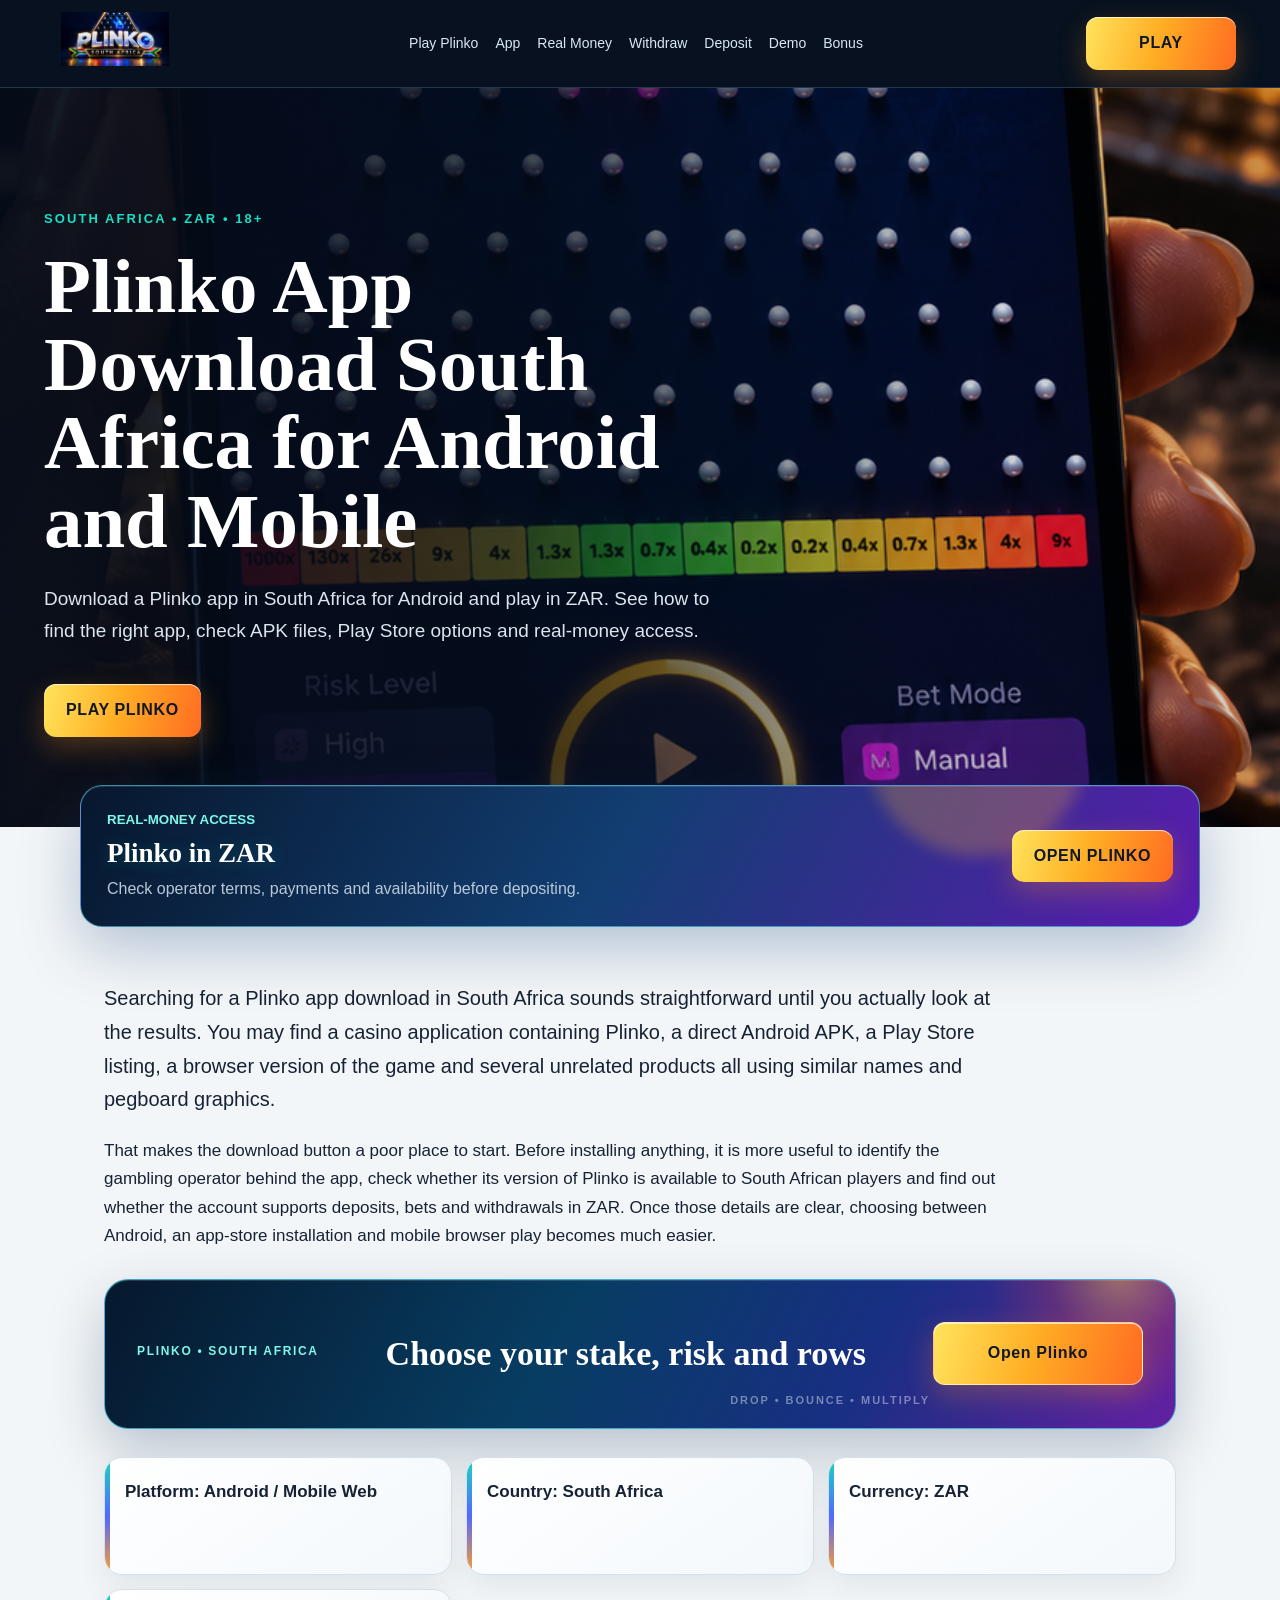
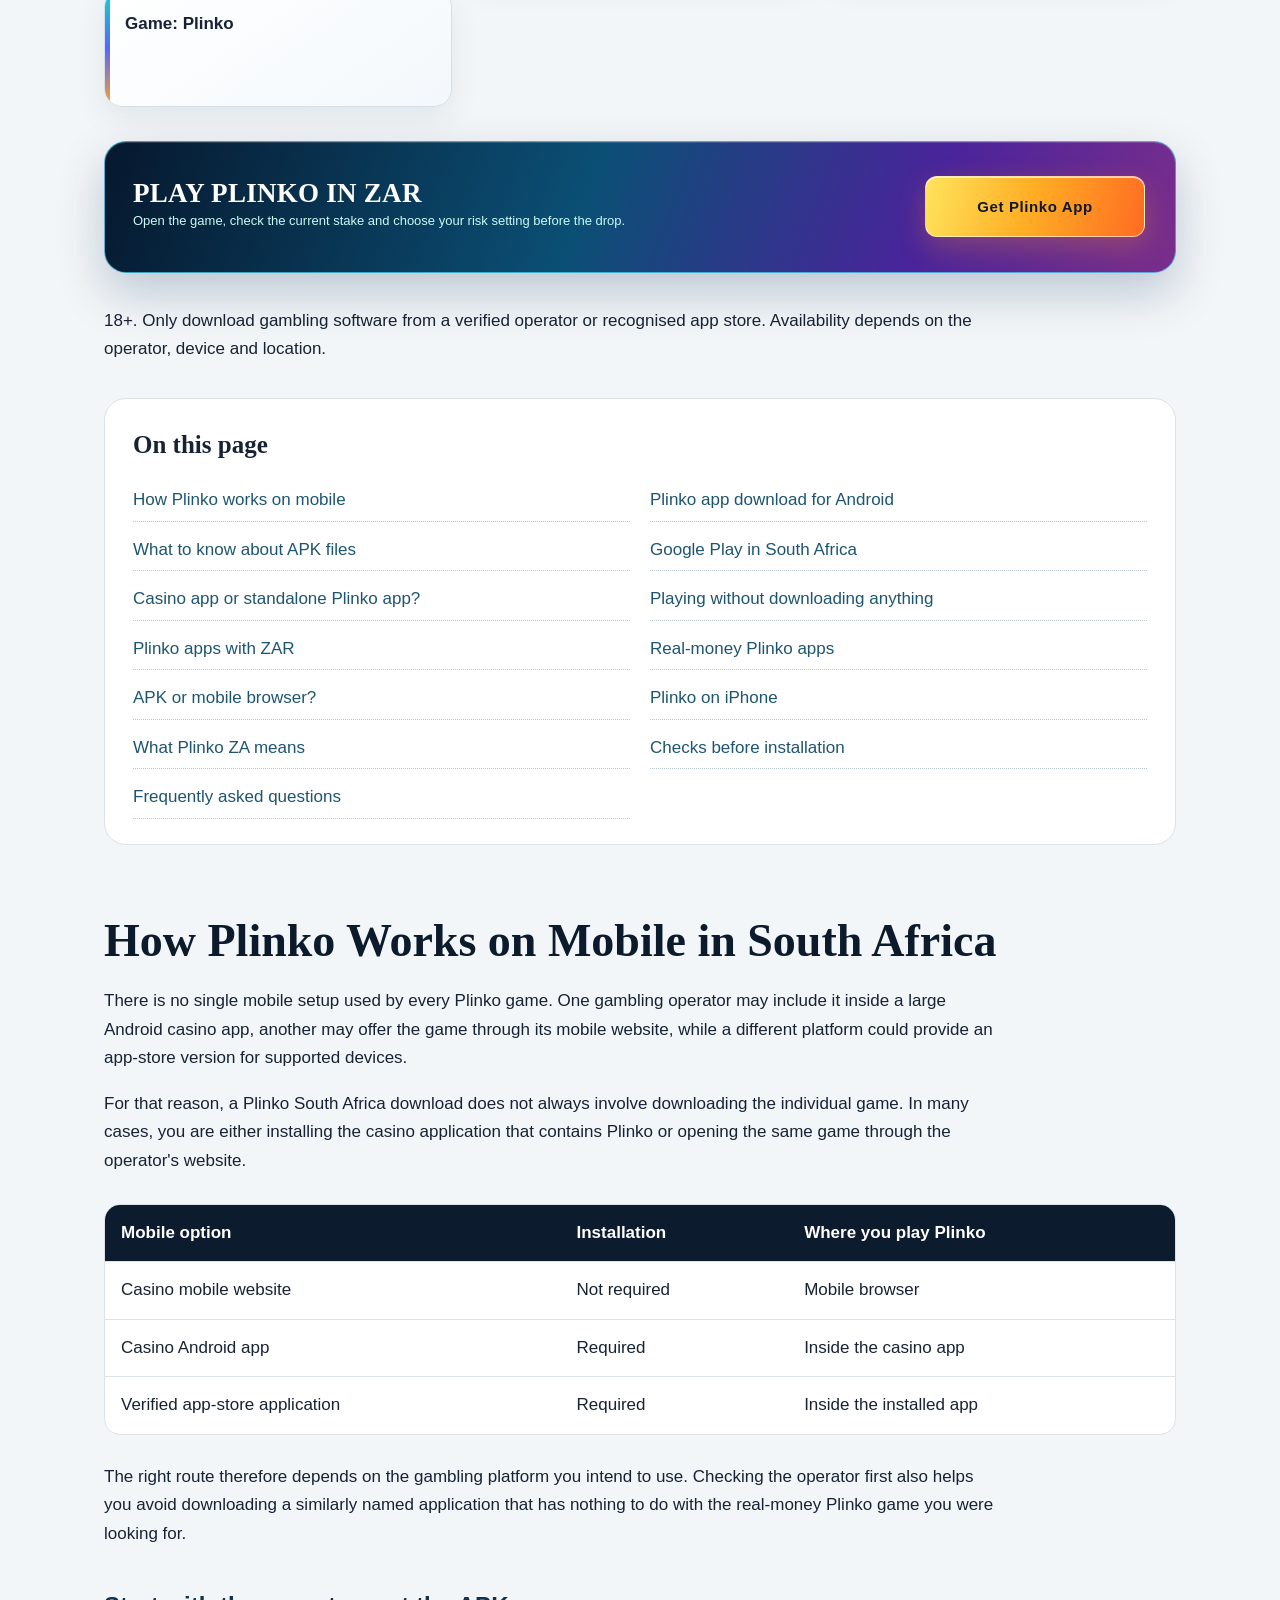
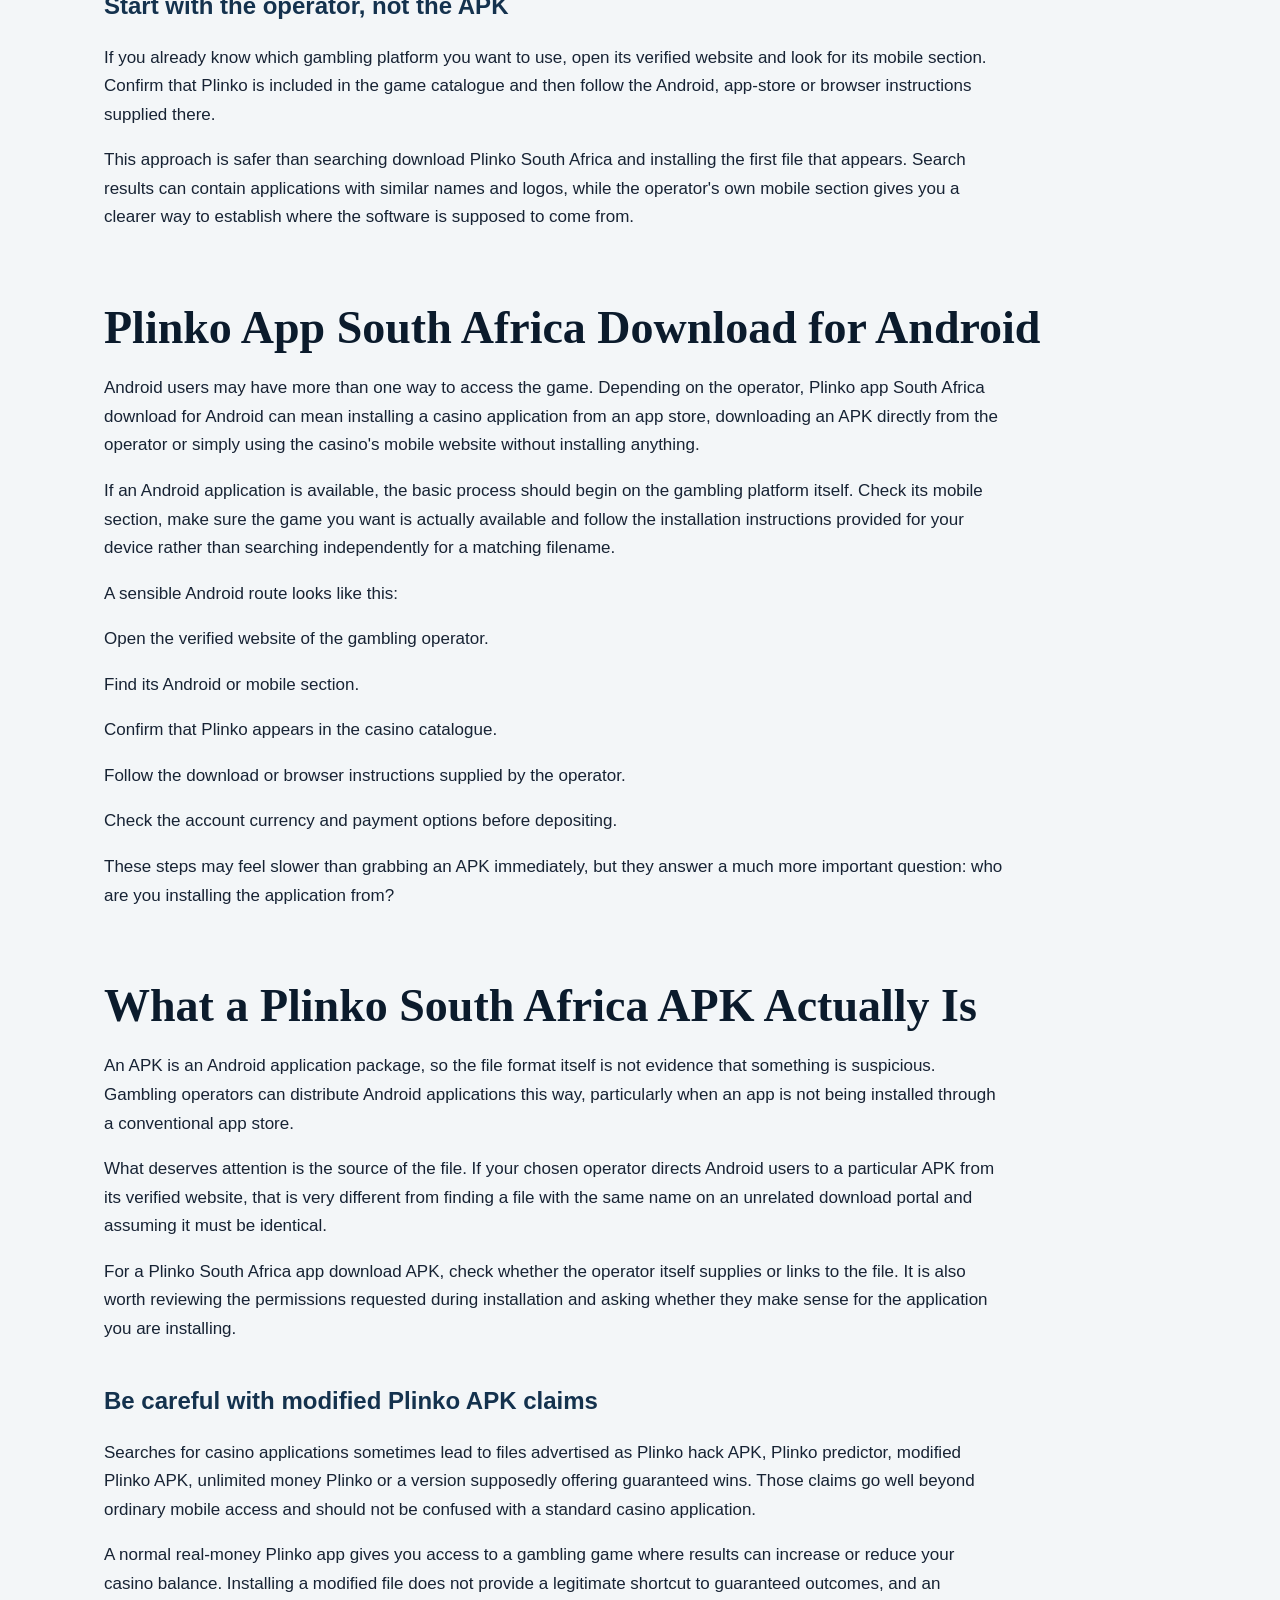
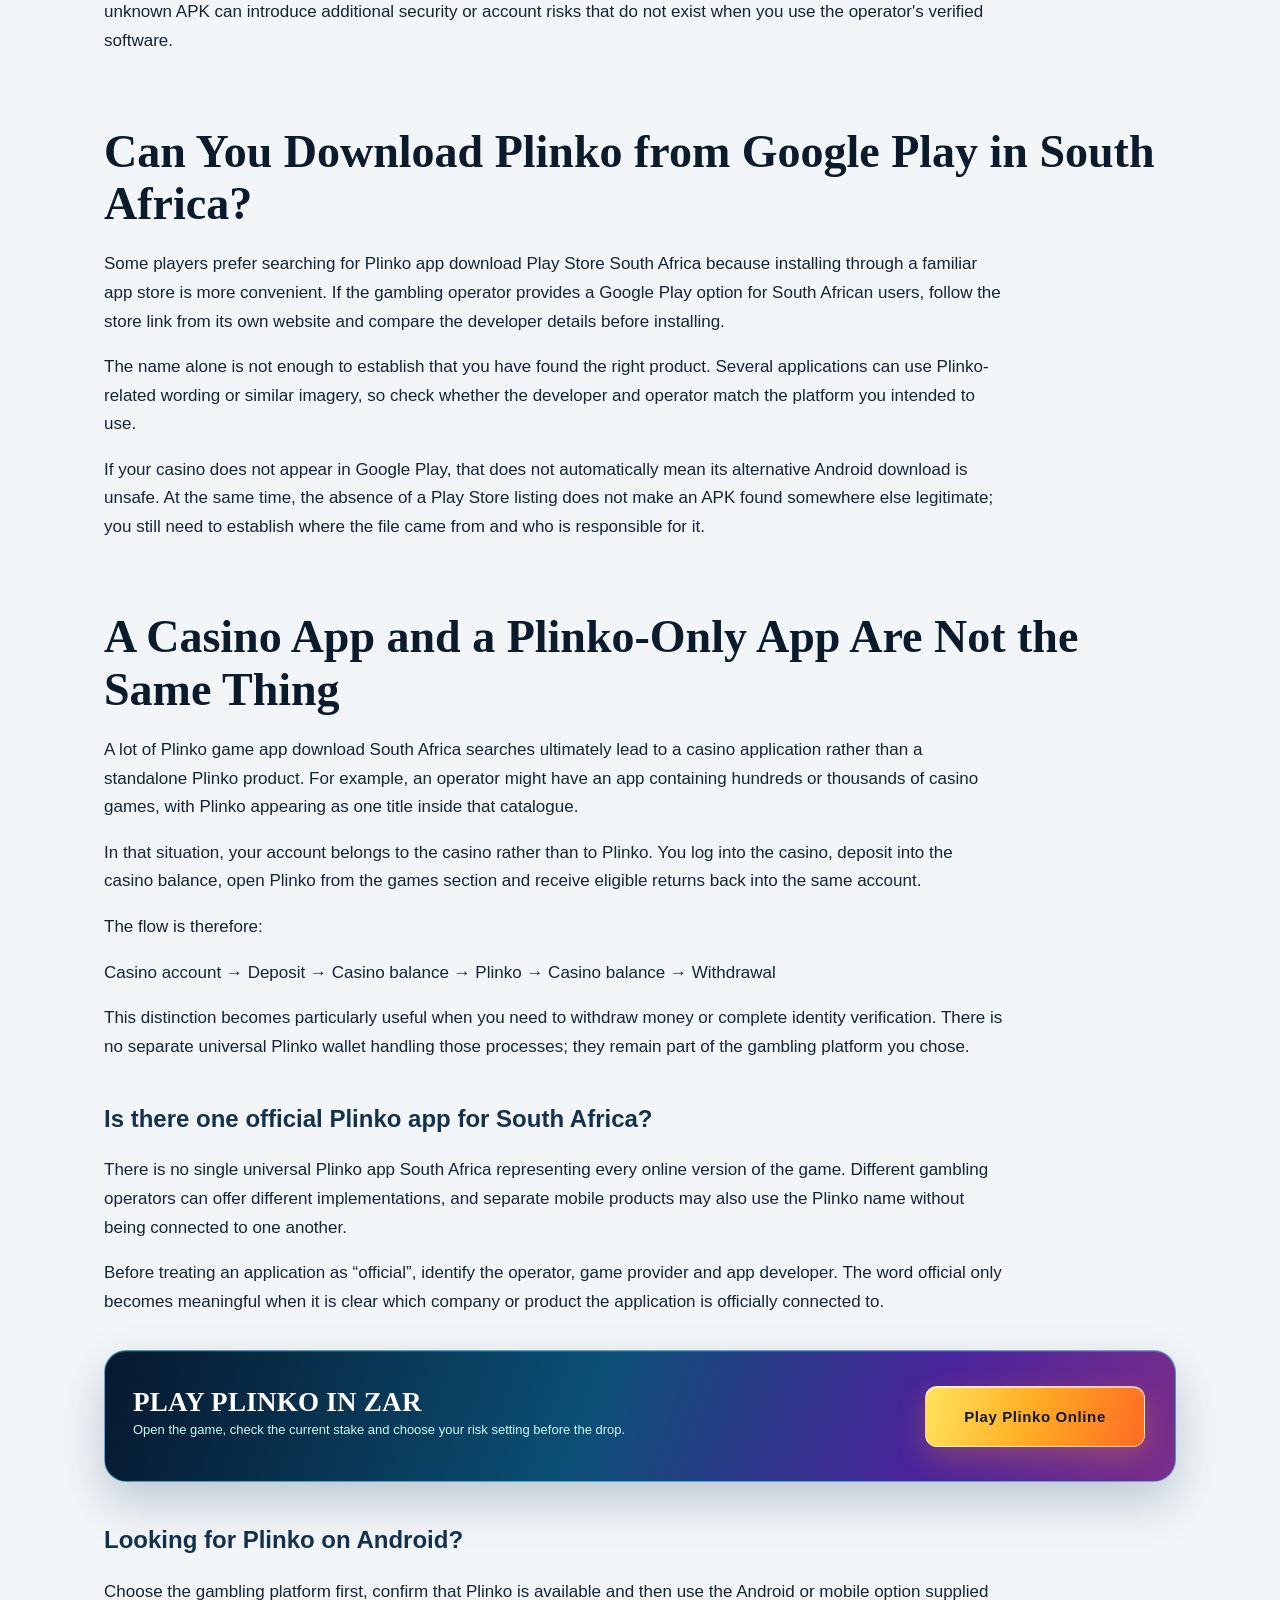
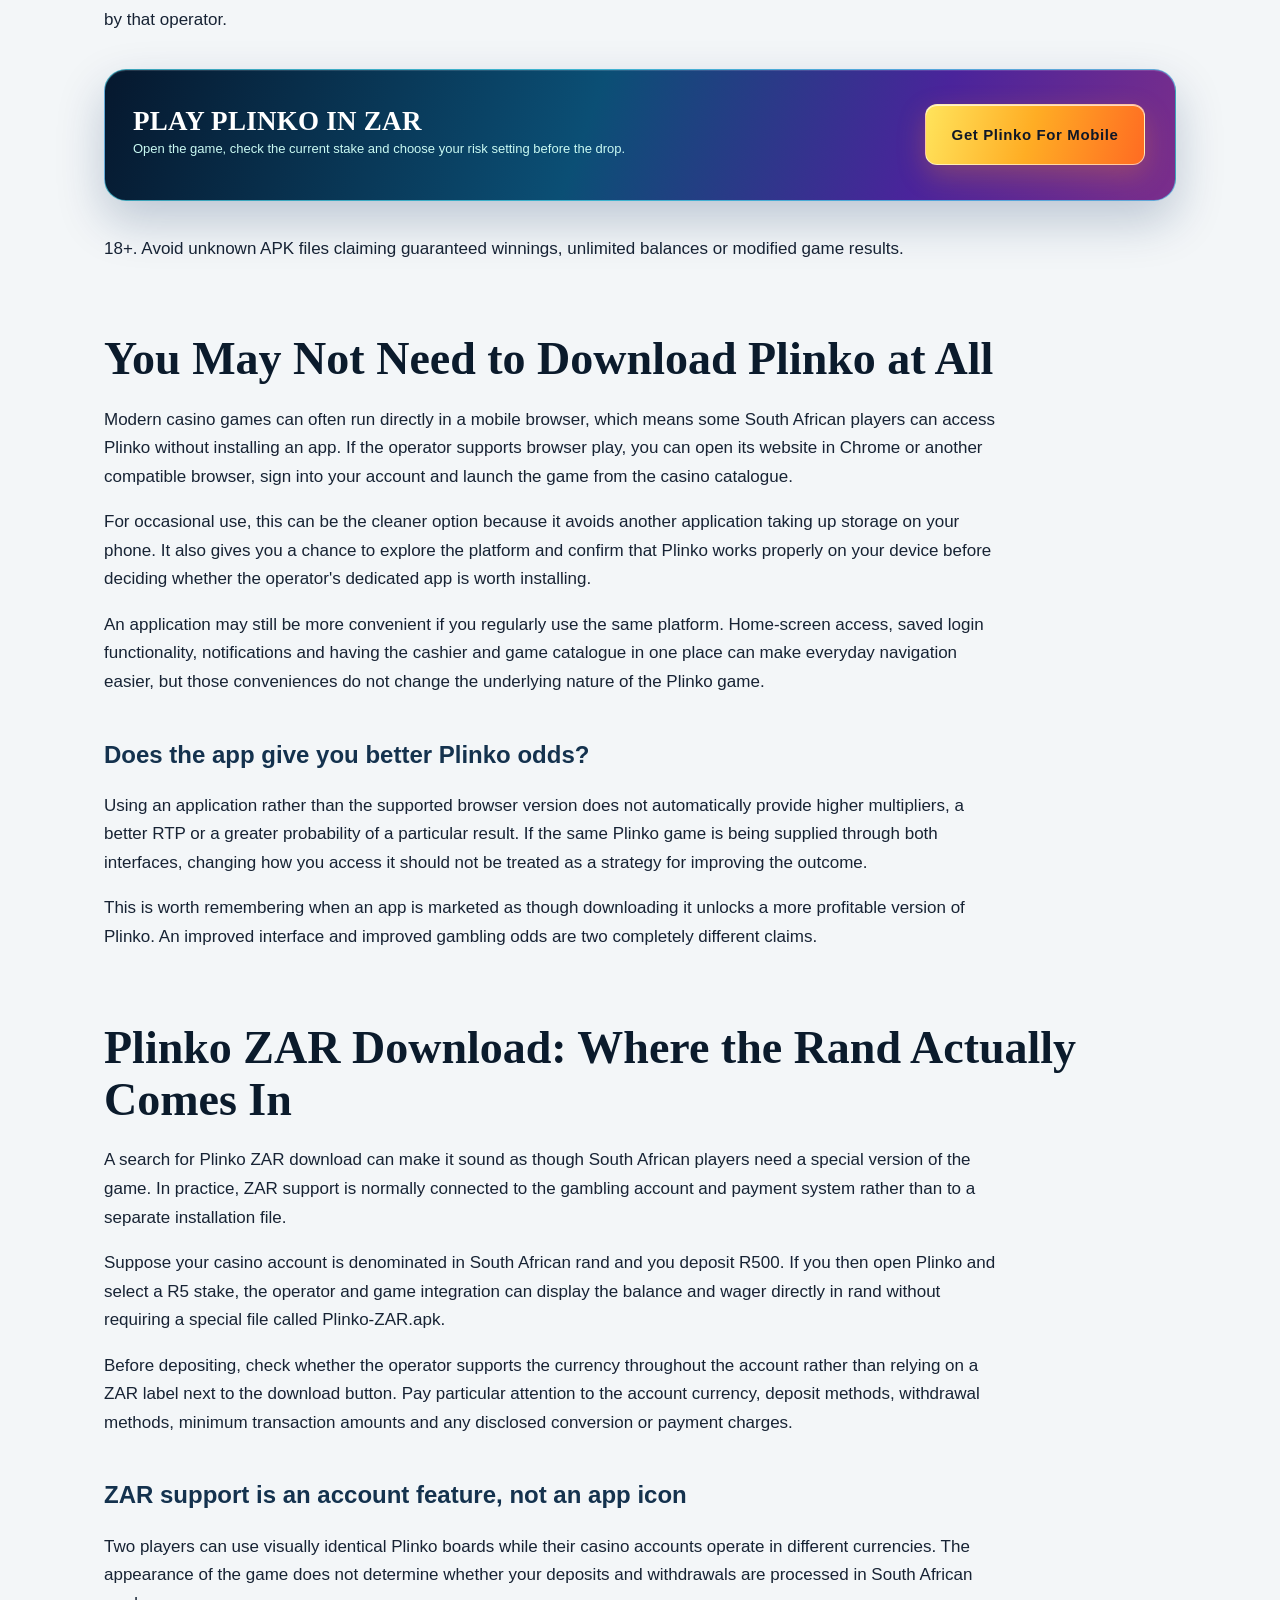
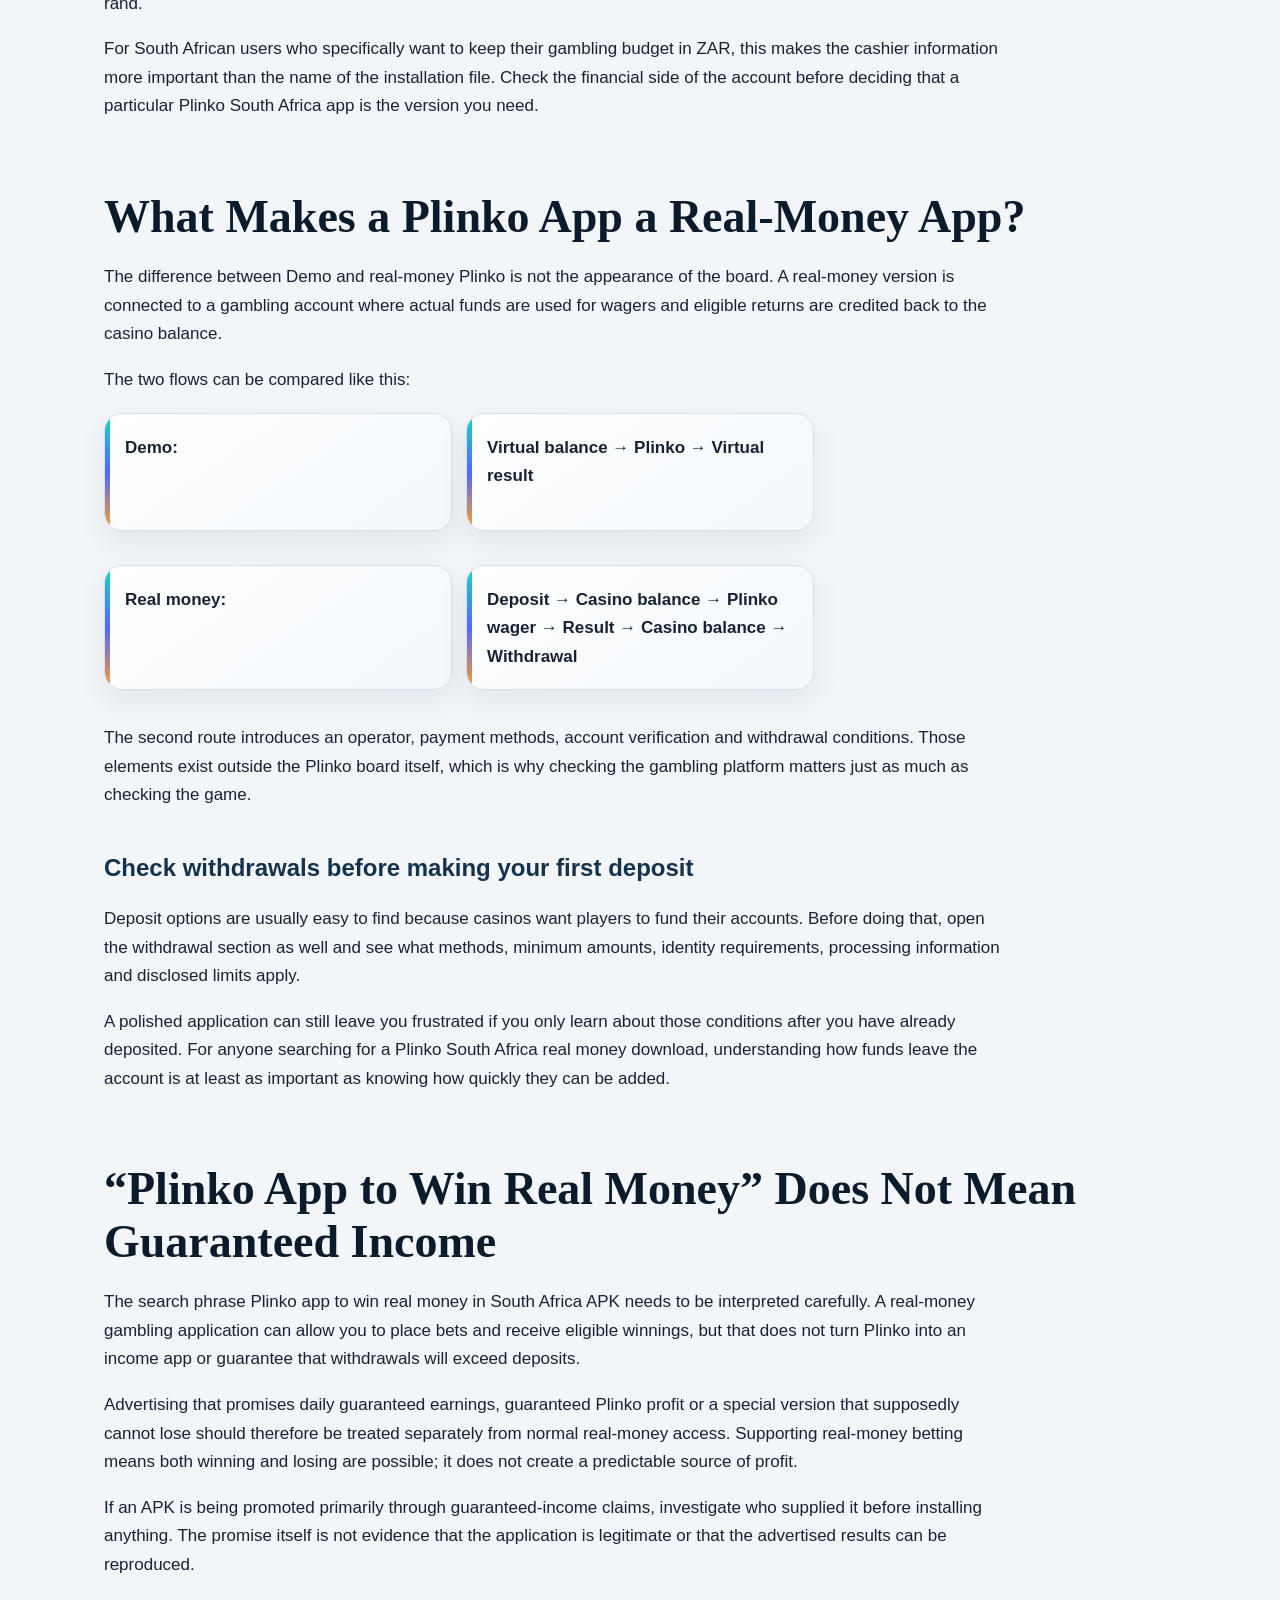
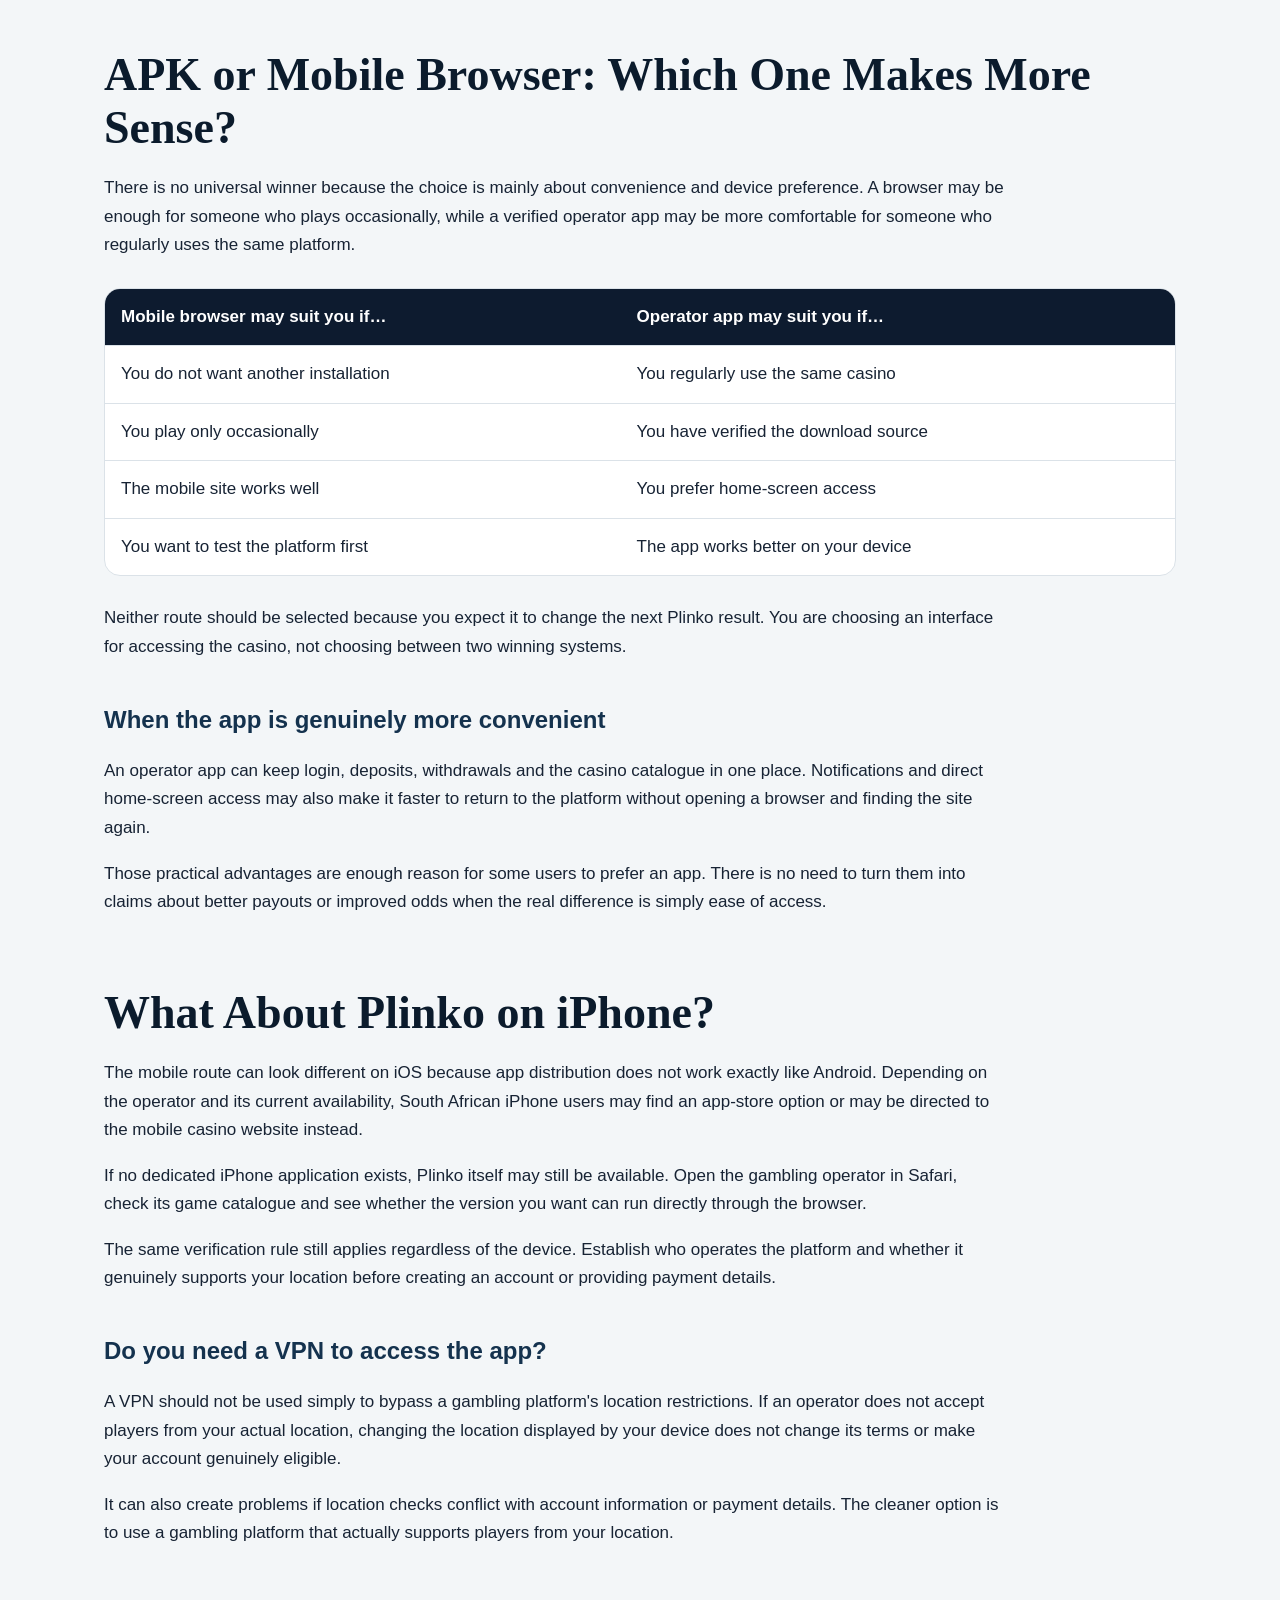
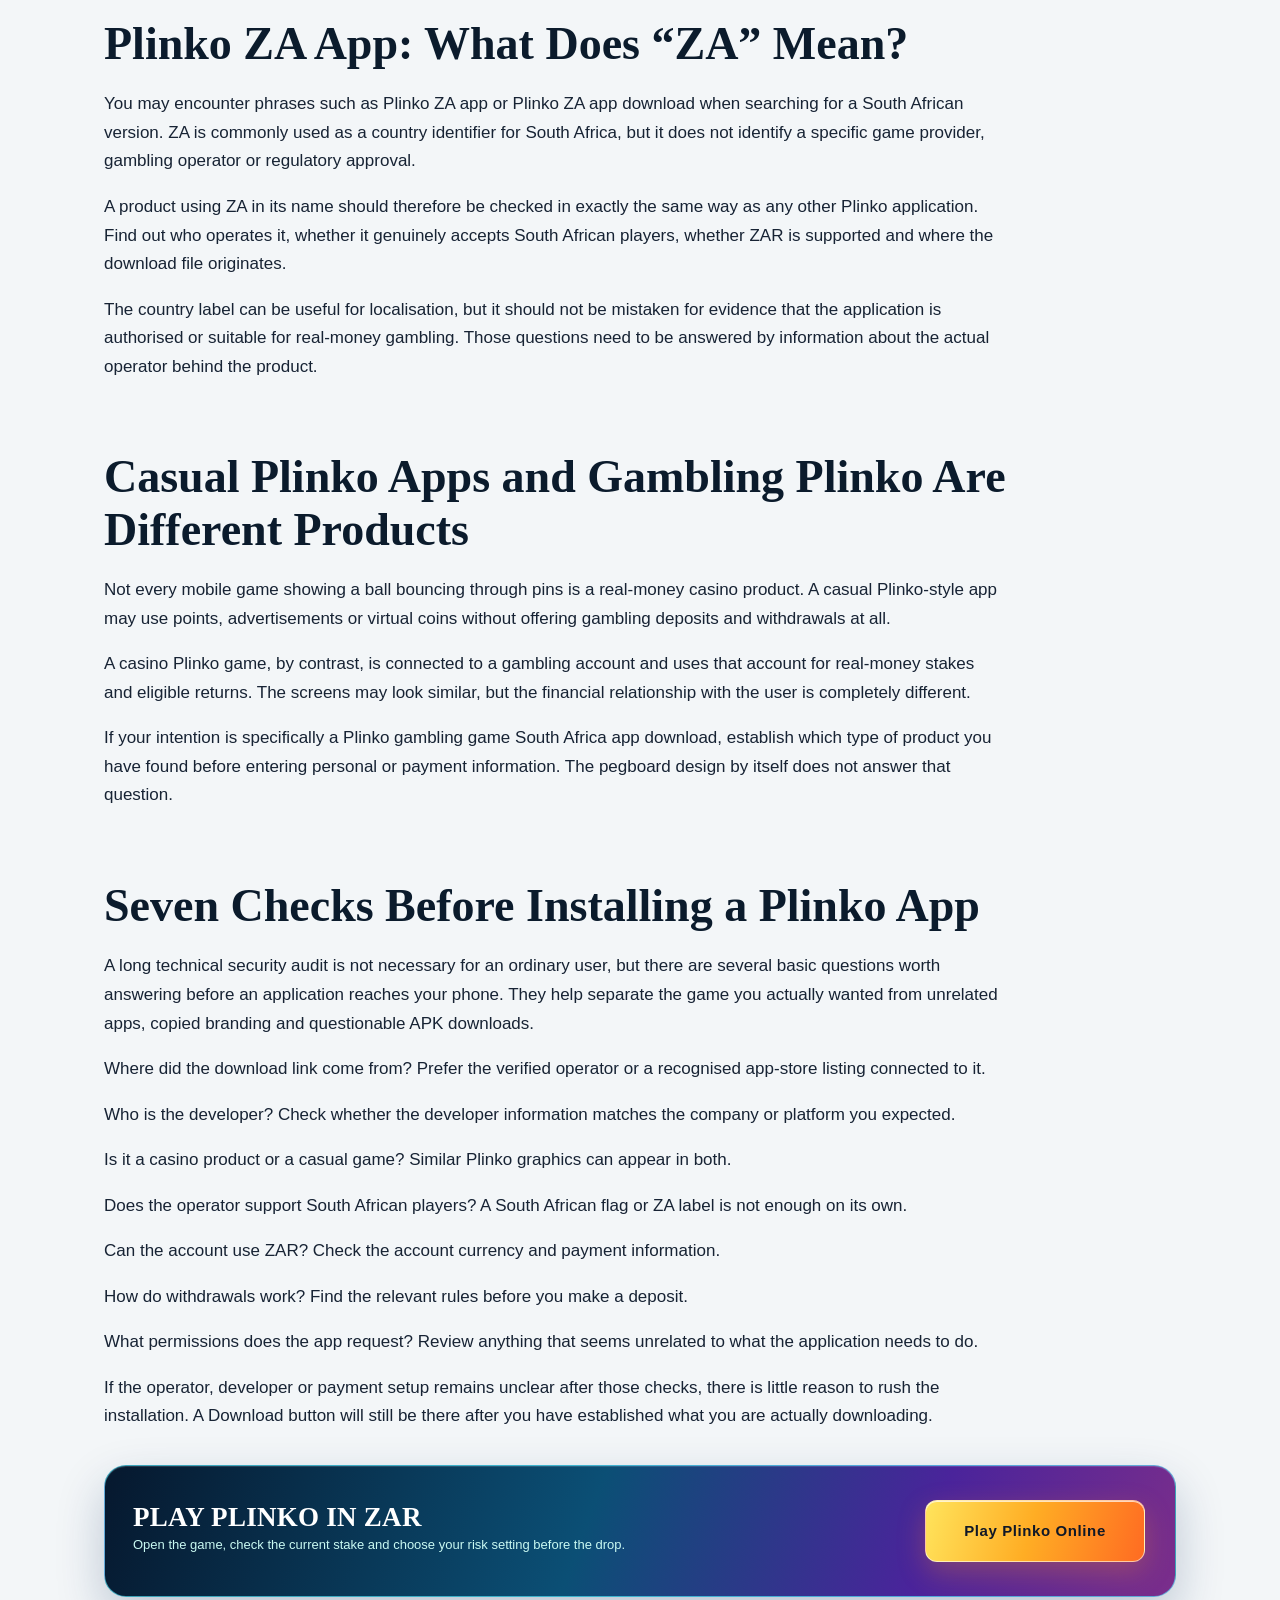
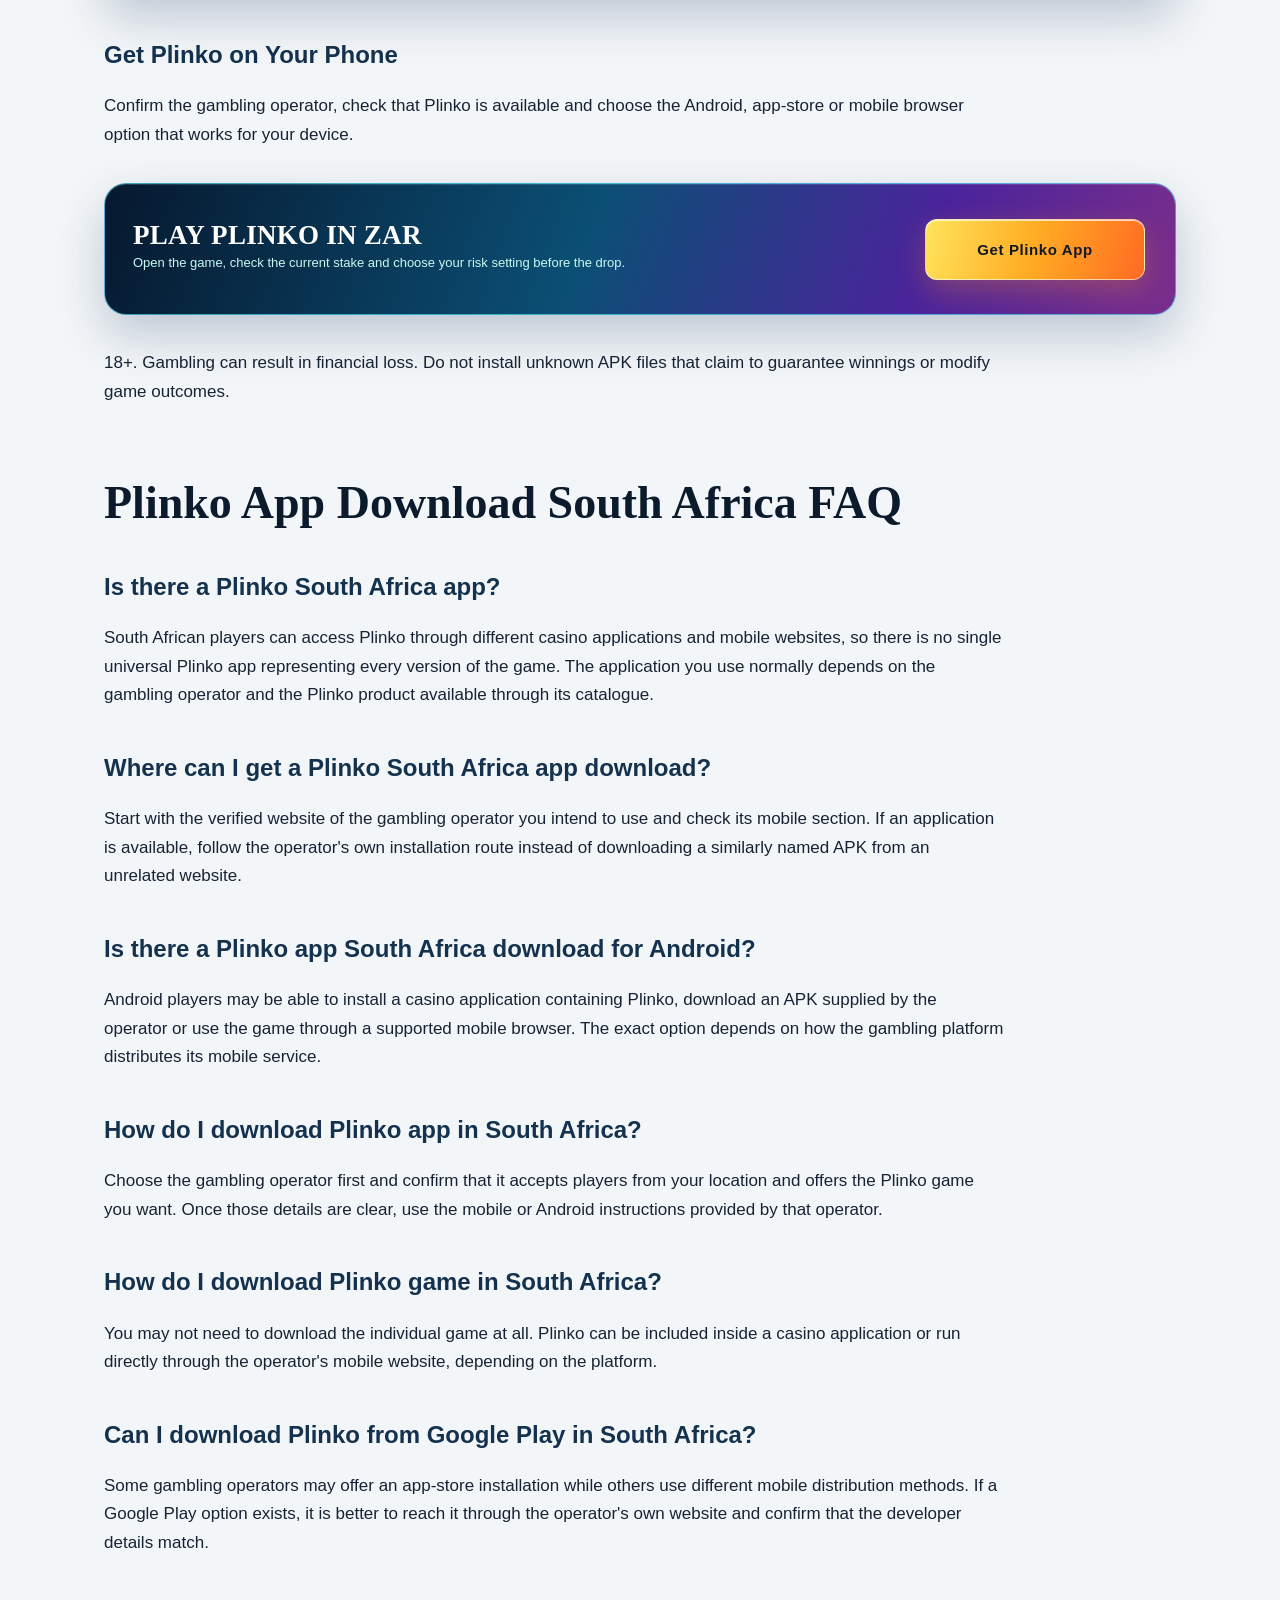
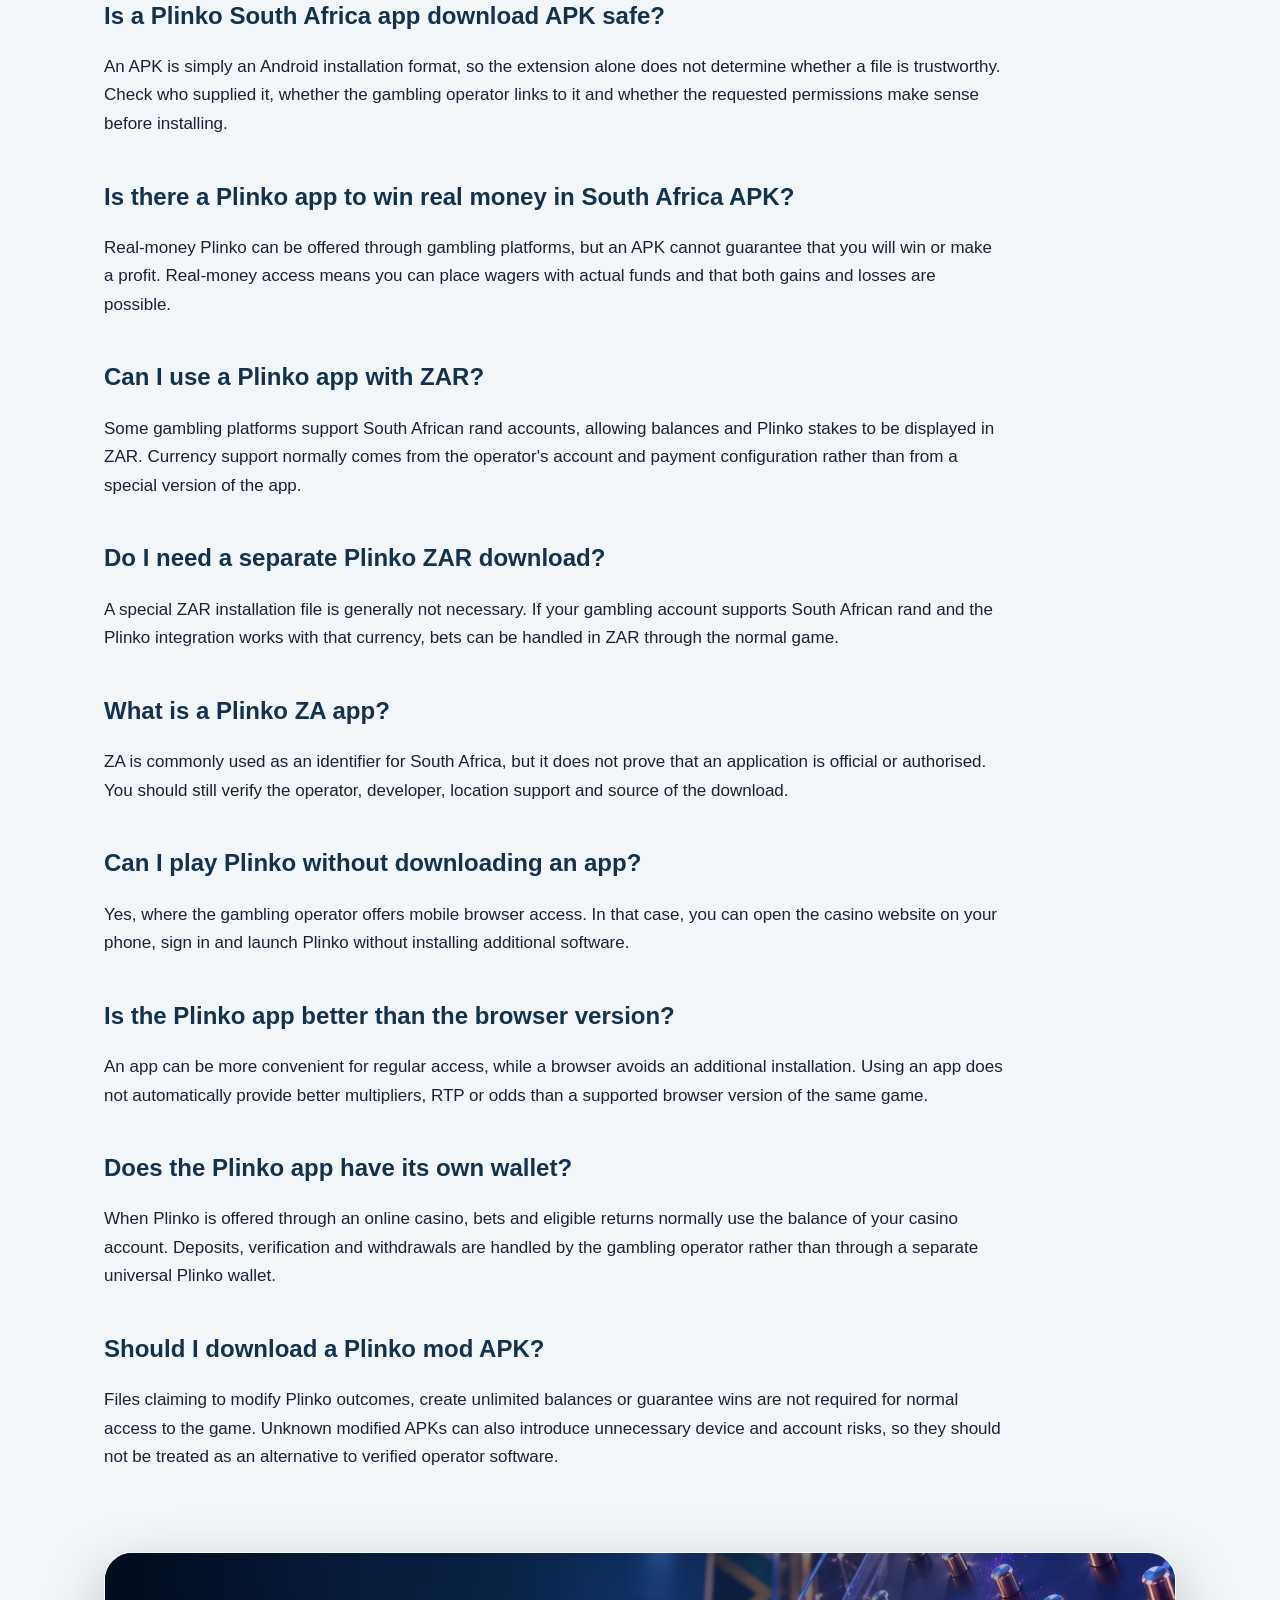
<file: plinko-app-download/index.html>
<!doctype html><html lang="en-ZA"><head><meta charset="utf-8"><meta name="viewport" content="width=device-width,initial-scale=1"><meta name="google-site-verification" content="MWwVBuxHnVIAGl92lxP4zwSlVJyQmbd7JX7dwckepJs" /><title>Plinko App Download South Africa for Android &amp; ZAR</title><meta name="description" content="Download a Plinko app in South Africa for Android and play in ZAR. See how to find the right app, check APK files, Play Store options and real-money access."><link rel="canonical" href="https://mamacitastexmex.com/plinko-app-download/"><meta name="robots" content="index,follow"><meta property="og:title" content="Plinko App Download South Africa for Android &amp; ZAR"><meta property="og:description" content="Download a Plinko app in South Africa for Android and play in ZAR. See how to find the right app, check APK files, Play Store options and real-money access."><meta property="og:type" content="website"><meta property="og:url" content="https://mamacitastexmex.com/plinko-app-download/"><meta property="og:image" content="https://mamacitastexmex.com/assets/img/mobile.png"><meta name="twitter:card" content="summary_large_image"><link rel="icon" href="/assets/img/favicon.png"><link rel="stylesheet" href="/assets/css/site.css"></head><body>
<header><div class="head"><a class="brand" href="/plinko-south-africa/"><img src="/assets/img/logo.png" alt="Plinko South Africa"></a><nav><a href="/plinko-south-africa/">Play Plinko</a><a href="/plinko-app-download/">App</a><a href="/plinko-real-money/">Real Money</a><a href="/plinko-withdrawal/">Withdraw</a><a href="/plinko-deposit/">Deposit</a><a href="/plinko-demo/">Demo</a><a href="/plinko-bonus/">Bonus</a></nav><a class="head-cta" href="/go/">PLAY</a></div></header>
<main><section class="hero"><img src="/assets/img/mobile.png" alt="Plinko App Download South Africa for Android and Mobile"><div class="hero-shade"></div><div class="hero-copy"><span class="eyebrow">SOUTH AFRICA • ZAR • 18+</span><h1>Plinko App Download South Africa for Android and Mobile</h1><p>Download a Plinko app in South Africa for Android and play in ZAR. See how to find the right app, check APK files, Play Store options and real-money access.</p><a class="cta-button hero-btn" href="/go/">PLAY PLINKO</a></div></section>
<div class="top-offer"><div><small>REAL-MONEY ACCESS</small><strong>Plinko in ZAR</strong><span>Check operator terms, payments and availability before depositing.</span></div><a class="cta-button" href="/go/">OPEN PLINKO</a></div>
<article class="content"><p>Searching for a Plinko app download in South Africa sounds straightforward until you actually look at the results. You may find a casino application containing Plinko, a direct Android APK, a Play Store listing, a browser version of the game and several unrelated products all using similar names and pegboard graphics.</p>
<p>That makes the download button a poor place to start. Before installing anything, it is more useful to identify the gambling operator behind the app, check whether its version of Plinko is available to South African players and find out whether the account supports deposits, bets and withdrawals in ZAR. Once those details are clear, choosing between Android, an app-store installation and mobile browser play becomes much easier.</p>
<div class="game-panel"><span>PLINKO • SOUTH AFRICA</span><b>Choose your stake, risk and rows</b><a class="cta-button" href="/go/">Open Plinko</a></div>
<div class="stat-grid"><div>Platform: Android / Mobile Web</div><div>Country: South Africa</div><div>Currency: ZAR</div><div>Game: Plinko</div></div>
<div class="inline-cta"><a class="cta-button" href="/go/">Get Plinko App</a></div>
<p>18+. Only download gambling software from a verified operator or recognised app store. Availability depends on the operator, device and location.</p>
<nav class="toc"><strong>On this page</strong><div><a href="#how-plinko-works-on-mobile">How Plinko works on mobile</a><a href="#plinko-app-download-for-android">Plinko app download for Android</a><a href="#what-to-know-about-apk-files">What to know about APK files</a><a href="#google-play-in-south-africa">Google Play in South Africa</a><a href="#casino-app-or-standalone-plinko-app">Casino app or standalone Plinko app?</a><a href="#playing-without-downloading-anything">Playing without downloading anything</a><a href="#plinko-apps-with-zar">Plinko apps with ZAR</a><a href="#real-money-plinko-apps">Real-money Plinko apps</a><a href="#apk-or-mobile-browser">APK or mobile browser?</a><a href="#plinko-on-iphone">Plinko on iPhone</a><a href="#what-plinko-za-means">What Plinko ZA means</a><a href="#checks-before-installation">Checks before installation</a><a href="#frequently-asked-questions">Frequently asked questions</a></div></nav>
<h2 id="mobile-options">How Plinko Works on Mobile in South Africa</h2>
<p>There is no single mobile setup used by every Plinko game. One gambling operator may include it inside a large Android casino app, another may offer the game through its mobile website, while a different platform could provide an app-store version for supported devices.</p>
<p>For that reason, a Plinko South Africa download does not always involve downloading the individual game. In many cases, you are either installing the casino application that contains Plinko or opening the same game through the operator&#x27;s website.</p>
<div class="table-wrap"><table><thead><tr><th>Mobile option</th><th>Installation</th><th>Where you play Plinko</th></tr></thead><tbody><tr><td>Casino mobile website</td><td>Not required</td><td>Mobile browser</td></tr><tr><td>Casino Android app</td><td>Required</td><td>Inside the casino app</td></tr><tr><td>Verified app-store application</td><td>Required</td><td>Inside the installed app</td></tr></tbody></table></div>
<p>The right route therefore depends on the gambling platform you intend to use. Checking the operator first also helps you avoid downloading a similarly named application that has nothing to do with the real-money Plinko game you were looking for.</p>
<h3>Start with the operator, not the APK</h3>
<p>If you already know which gambling platform you want to use, open its verified website and look for its mobile section. Confirm that Plinko is included in the game catalogue and then follow the Android, app-store or browser instructions supplied there.</p>
<p>This approach is safer than searching download Plinko South Africa and installing the first file that appears. Search results can contain applications with similar names and logos, while the operator&#x27;s own mobile section gives you a clearer way to establish where the software is supposed to come from.</p>
<h2 id="android">Plinko App South Africa Download for Android</h2>
<p>Android users may have more than one way to access the game. Depending on the operator, Plinko app South Africa download for Android can mean installing a casino application from an app store, downloading an APK directly from the operator or simply using the casino&#x27;s mobile website without installing anything.</p>
<p>If an Android application is available, the basic process should begin on the gambling platform itself. Check its mobile section, make sure the game you want is actually available and follow the installation instructions provided for your device rather than searching independently for a matching filename.</p>
<p>A sensible Android route looks like this:</p>
<p>Open the verified website of the gambling operator.</p>
<p>Find its Android or mobile section.</p>
<p>Confirm that Plinko appears in the casino catalogue.</p>
<p>Follow the download or browser instructions supplied by the operator.</p>
<p>Check the account currency and payment options before depositing.</p>
<p>These steps may feel slower than grabbing an APK immediately, but they answer a much more important question: who are you installing the application from?</p>
<h2 id="apk">What a Plinko South Africa APK Actually Is</h2>
<p>An APK is an Android application package, so the file format itself is not evidence that something is suspicious. Gambling operators can distribute Android applications this way, particularly when an app is not being installed through a conventional app store.</p>
<p>What deserves attention is the source of the file. If your chosen operator directs Android users to a particular APK from its verified website, that is very different from finding a file with the same name on an unrelated download portal and assuming it must be identical.</p>
<p>For a Plinko South Africa app download APK, check whether the operator itself supplies or links to the file. It is also worth reviewing the permissions requested during installation and asking whether they make sense for the application you are installing.</p>
<h3>Be careful with modified Plinko APK claims</h3>
<p>Searches for casino applications sometimes lead to files advertised as Plinko hack APK, Plinko predictor, modified Plinko APK, unlimited money Plinko or a version supposedly offering guaranteed wins. Those claims go well beyond ordinary mobile access and should not be confused with a standard casino application.</p>
<p>A normal real-money Plinko app gives you access to a gambling game where results can increase or reduce your casino balance. Installing a modified file does not provide a legitimate shortcut to guaranteed outcomes, and an unknown APK can introduce additional security or account risks that do not exist when you use the operator&#x27;s verified software.</p>
<h2 id="play-store">Can You Download Plinko from Google Play in South Africa?</h2>
<p>Some players prefer searching for Plinko app download Play Store South Africa because installing through a familiar app store is more convenient. If the gambling operator provides a Google Play option for South African users, follow the store link from its own website and compare the developer details before installing.</p>
<p>The name alone is not enough to establish that you have found the right product. Several applications can use Plinko-related wording or similar imagery, so check whether the developer and operator match the platform you intended to use.</p>
<p>If your casino does not appear in Google Play, that does not automatically mean its alternative Android download is unsafe. At the same time, the absence of a Play Store listing does not make an APK found somewhere else legitimate; you still need to establish where the file came from and who is responsible for it.</p>
<h2 id="casino-app">A Casino App and a Plinko-Only App Are Not the Same Thing</h2>
<p>A lot of Plinko game app download South Africa searches ultimately lead to a casino application rather than a standalone Plinko product. For example, an operator might have an app containing hundreds or thousands of casino games, with Plinko appearing as one title inside that catalogue.</p>
<p>In that situation, your account belongs to the casino rather than to Plinko. You log into the casino, deposit into the casino balance, open Plinko from the games section and receive eligible returns back into the same account.</p>
<p>The flow is therefore:</p>
<p>Casino account → Deposit → Casino balance → Plinko → Casino balance → Withdrawal</p>
<p>This distinction becomes particularly useful when you need to withdraw money or complete identity verification. There is no separate universal Plinko wallet handling those processes; they remain part of the gambling platform you chose.</p>
<h3>Is there one official Plinko app for South Africa?</h3>
<p>There is no single universal Plinko app South Africa representing every online version of the game. Different gambling operators can offer different implementations, and separate mobile products may also use the Plinko name without being connected to one another.</p>
<p>Before treating an application as “official”, identify the operator, game provider and app developer. The word official only becomes meaningful when it is clear which company or product the application is officially connected to.</p>
<div class="inline-cta"><a class="cta-button" href="/go/">Play Plinko Online</a></div>
<h3>Looking for Plinko on Android?</h3>
<p>Choose the gambling platform first, confirm that Plinko is available and then use the Android or mobile option supplied by that operator.</p>
<div class="inline-cta"><a class="cta-button" href="/go/">Get Plinko For Mobile</a></div>
<p>18+. Avoid unknown APK files claiming guaranteed winnings, unlimited balances or modified game results.</p>
<h2 id="browser">You May Not Need to Download Plinko at All</h2>
<p>Modern casino games can often run directly in a mobile browser, which means some South African players can access Plinko without installing an app. If the operator supports browser play, you can open its website in Chrome or another compatible browser, sign into your account and launch the game from the casino catalogue.</p>
<p>For occasional use, this can be the cleaner option because it avoids another application taking up storage on your phone. It also gives you a chance to explore the platform and confirm that Plinko works properly on your device before deciding whether the operator&#x27;s dedicated app is worth installing.</p>
<p>An application may still be more convenient if you regularly use the same platform. Home-screen access, saved login functionality, notifications and having the cashier and game catalogue in one place can make everyday navigation easier, but those conveniences do not change the underlying nature of the Plinko game.</p>
<h3>Does the app give you better Plinko odds?</h3>
<p>Using an application rather than the supported browser version does not automatically provide higher multipliers, a better RTP or a greater probability of a particular result. If the same Plinko game is being supplied through both interfaces, changing how you access it should not be treated as a strategy for improving the outcome.</p>
<p>This is worth remembering when an app is marketed as though downloading it unlocks a more profitable version of Plinko. An improved interface and improved gambling odds are two completely different claims.</p>
<h2 id="zar">Plinko ZAR Download: Where the Rand Actually Comes In</h2>
<p>A search for Plinko ZAR download can make it sound as though South African players need a special version of the game. In practice, ZAR support is normally connected to the gambling account and payment system rather than to a separate installation file.</p>
<p>Suppose your casino account is denominated in South African rand and you deposit R500. If you then open Plinko and select a R5 stake, the operator and game integration can display the balance and wager directly in rand without requiring a special file called Plinko-ZAR.apk.</p>
<p>Before depositing, check whether the operator supports the currency throughout the account rather than relying on a ZAR label next to the download button. Pay particular attention to the account currency, deposit methods, withdrawal methods, minimum transaction amounts and any disclosed conversion or payment charges.</p>
<h3>ZAR support is an account feature, not an app icon</h3>
<p>Two players can use visually identical Plinko boards while their casino accounts operate in different currencies. The appearance of the game does not determine whether your deposits and withdrawals are processed in South African rand.</p>
<p>For South African users who specifically want to keep their gambling budget in ZAR, this makes the cashier information more important than the name of the installation file. Check the financial side of the account before deciding that a particular Plinko South Africa app is the version you need.</p>
<h2 id="real-money">What Makes a Plinko App a Real-Money App?</h2>
<p>The difference between Demo and real-money Plinko is not the appearance of the board. A real-money version is connected to a gambling account where actual funds are used for wagers and eligible returns are credited back to the casino balance.</p>
<p>The two flows can be compared like this:</p>
<div class="stat-grid"><div>Demo:</div><div>Virtual balance → Plinko → Virtual result</div></div>
<div class="stat-grid"><div>Real money:</div><div>Deposit → Casino balance → Plinko wager → Result → Casino balance → Withdrawal</div></div>
<p>The second route introduces an operator, payment methods, account verification and withdrawal conditions. Those elements exist outside the Plinko board itself, which is why checking the gambling platform matters just as much as checking the game.</p>
<h3>Check withdrawals before making your first deposit</h3>
<p>Deposit options are usually easy to find because casinos want players to fund their accounts. Before doing that, open the withdrawal section as well and see what methods, minimum amounts, identity requirements, processing information and disclosed limits apply.</p>
<p>A polished application can still leave you frustrated if you only learn about those conditions after you have already deposited. For anyone searching for a Plinko South Africa real money download, understanding how funds leave the account is at least as important as knowing how quickly they can be added.</p>
<h2 id="plinko-app-to-win-real-money-does-not-mean-guaranteed-income">“Plinko App to Win Real Money” Does Not Mean Guaranteed Income</h2>
<p>The search phrase Plinko app to win real money in South Africa APK needs to be interpreted carefully. A real-money gambling application can allow you to place bets and receive eligible winnings, but that does not turn Plinko into an income app or guarantee that withdrawals will exceed deposits.</p>
<p>Advertising that promises daily guaranteed earnings, guaranteed Plinko profit or a special version that supposedly cannot lose should therefore be treated separately from normal real-money access. Supporting real-money betting means both winning and losing are possible; it does not create a predictable source of profit.</p>
<p>If an APK is being promoted primarily through guaranteed-income claims, investigate who supplied it before installing anything. The promise itself is not evidence that the application is legitimate or that the advertised results can be reproduced.</p>
<h2 id="apk-browser">APK or Mobile Browser: Which One Makes More Sense?</h2>
<p>There is no universal winner because the choice is mainly about convenience and device preference. A browser may be enough for someone who plays occasionally, while a verified operator app may be more comfortable for someone who regularly uses the same platform.</p>
<div class="table-wrap"><table><thead><tr><th>Mobile browser may suit you if…</th><th>Operator app may suit you if…</th></tr></thead><tbody><tr><td>You do not want another installation</td><td>You regularly use the same casino</td></tr><tr><td>You play only occasionally</td><td>You have verified the download source</td></tr><tr><td>The mobile site works well</td><td>You prefer home-screen access</td></tr><tr><td>You want to test the platform first</td><td>The app works better on your device</td></tr></tbody></table></div>
<p>Neither route should be selected because you expect it to change the next Plinko result. You are choosing an interface for accessing the casino, not choosing between two winning systems.</p>
<h3>When the app is genuinely more convenient</h3>
<p>An operator app can keep login, deposits, withdrawals and the casino catalogue in one place. Notifications and direct home-screen access may also make it faster to return to the platform without opening a browser and finding the site again.</p>
<p>Those practical advantages are enough reason for some users to prefer an app. There is no need to turn them into claims about better payouts or improved odds when the real difference is simply ease of access.</p>
<h2 id="iphone">What About Plinko on iPhone?</h2>
<p>The mobile route can look different on iOS because app distribution does not work exactly like Android. Depending on the operator and its current availability, South African iPhone users may find an app-store option or may be directed to the mobile casino website instead.</p>
<p>If no dedicated iPhone application exists, Plinko itself may still be available. Open the gambling operator in Safari, check its game catalogue and see whether the version you want can run directly through the browser.</p>
<p>The same verification rule still applies regardless of the device. Establish who operates the platform and whether it genuinely supports your location before creating an account or providing payment details.</p>
<h3>Do you need a VPN to access the app?</h3>
<p>A VPN should not be used simply to bypass a gambling platform&#x27;s location restrictions. If an operator does not accept players from your actual location, changing the location displayed by your device does not change its terms or make your account genuinely eligible.</p>
<p>It can also create problems if location checks conflict with account information or payment details. The cleaner option is to use a gambling platform that actually supports players from your location.</p>
<h2 id="za">Plinko ZA App: What Does “ZA” Mean?</h2>
<p>You may encounter phrases such as Plinko ZA app or Plinko ZA app download when searching for a South African version. ZA is commonly used as a country identifier for South Africa, but it does not identify a specific game provider, gambling operator or regulatory approval.</p>
<p>A product using ZA in its name should therefore be checked in exactly the same way as any other Plinko application. Find out who operates it, whether it genuinely accepts South African players, whether ZAR is supported and where the download file originates.</p>
<p>The country label can be useful for localisation, but it should not be mistaken for evidence that the application is authorised or suitable for real-money gambling. Those questions need to be answered by information about the actual operator behind the product.</p>
<h2 id="casual-plinko-apps-and-gambling-plinko-are-different-products">Casual Plinko Apps and Gambling Plinko Are Different Products</h2>
<p>Not every mobile game showing a ball bouncing through pins is a real-money casino product. A casual Plinko-style app may use points, advertisements or virtual coins without offering gambling deposits and withdrawals at all.</p>
<p>A casino Plinko game, by contrast, is connected to a gambling account and uses that account for real-money stakes and eligible returns. The screens may look similar, but the financial relationship with the user is completely different.</p>
<p>If your intention is specifically a Plinko gambling game South Africa app download, establish which type of product you have found before entering personal or payment information. The pegboard design by itself does not answer that question.</p>
<h2 id="checks">Seven Checks Before Installing a Plinko App</h2>
<p>A long technical security audit is not necessary for an ordinary user, but there are several basic questions worth answering before an application reaches your phone. They help separate the game you actually wanted from unrelated apps, copied branding and questionable APK downloads.</p>
<p>Where did the download link come from? Prefer the verified operator or a recognised app-store listing connected to it.</p>
<p>Who is the developer? Check whether the developer information matches the company or platform you expected.</p>
<p>Is it a casino product or a casual game? Similar Plinko graphics can appear in both.</p>
<p>Does the operator support South African players? A South African flag or ZA label is not enough on its own.</p>
<p>Can the account use ZAR? Check the account currency and payment information.</p>
<p>How do withdrawals work? Find the relevant rules before you make a deposit.</p>
<p>What permissions does the app request? Review anything that seems unrelated to what the application needs to do.</p>
<p>If the operator, developer or payment setup remains unclear after those checks, there is little reason to rush the installation. A Download button will still be there after you have established what you are actually downloading.</p>
<div class="inline-cta"><a class="cta-button" href="/go/">Play Plinko Online</a></div>
<h3>Get Plinko on Your Phone</h3>
<p>Confirm the gambling operator, check that Plinko is available and choose the Android, app-store or mobile browser option that works for your device.</p>
<div class="inline-cta"><a class="cta-button" href="/go/">Get Plinko App</a></div>
<p>18+. Gambling can result in financial loss. Do not install unknown APK files that claim to guarantee winnings or modify game outcomes.</p>
<h2 id="faq">Plinko App Download South Africa FAQ</h2>
<h3>Is there a Plinko South Africa app?</h3>
<p>South African players can access Plinko through different casino applications and mobile websites, so there is no single universal Plinko app representing every version of the game. The application you use normally depends on the gambling operator and the Plinko product available through its catalogue.</p>
<h3>Where can I get a Plinko South Africa app download?</h3>
<p>Start with the verified website of the gambling operator you intend to use and check its mobile section. If an application is available, follow the operator&#x27;s own installation route instead of downloading a similarly named APK from an unrelated website.</p>
<h3>Is there a Plinko app South Africa download for Android?</h3>
<p>Android players may be able to install a casino application containing Plinko, download an APK supplied by the operator or use the game through a supported mobile browser. The exact option depends on how the gambling platform distributes its mobile service.</p>
<h3>How do I download Plinko app in South Africa?</h3>
<p>Choose the gambling operator first and confirm that it accepts players from your location and offers the Plinko game you want. Once those details are clear, use the mobile or Android instructions provided by that operator.</p>
<h3>How do I download Plinko game in South Africa?</h3>
<p>You may not need to download the individual game at all. Plinko can be included inside a casino application or run directly through the operator&#x27;s mobile website, depending on the platform.</p>
<h3>Can I download Plinko from Google Play in South Africa?</h3>
<p>Some gambling operators may offer an app-store installation while others use different mobile distribution methods. If a Google Play option exists, it is better to reach it through the operator&#x27;s own website and confirm that the developer details match.</p>
<h3>Is a Plinko South Africa app download APK safe?</h3>
<p>An APK is simply an Android installation format, so the extension alone does not determine whether a file is trustworthy. Check who supplied it, whether the gambling operator links to it and whether the requested permissions make sense before installing.</p>
<h3>Is there a Plinko app to win real money in South Africa APK?</h3>
<p>Real-money Plinko can be offered through gambling platforms, but an APK cannot guarantee that you will win or make a profit. Real-money access means you can place wagers with actual funds and that both gains and losses are possible.</p>
<h3>Can I use a Plinko app with ZAR?</h3>
<p>Some gambling platforms support South African rand accounts, allowing balances and Plinko stakes to be displayed in ZAR. Currency support normally comes from the operator&#x27;s account and payment configuration rather than from a special version of the app.</p>
<h3>Do I need a separate Plinko ZAR download?</h3>
<p>A special ZAR installation file is generally not necessary. If your gambling account supports South African rand and the Plinko integration works with that currency, bets can be handled in ZAR through the normal game.</p>
<h3>What is a Plinko ZA app?</h3>
<p>ZA is commonly used as an identifier for South Africa, but it does not prove that an application is official or authorised. You should still verify the operator, developer, location support and source of the download.</p>
<h3>Can I play Plinko without downloading an app?</h3>
<p>Yes, where the gambling operator offers mobile browser access. In that case, you can open the casino website on your phone, sign in and launch Plinko without installing additional software.</p>
<h3>Is the Plinko app better than the browser version?</h3>
<p>An app can be more convenient for regular access, while a browser avoids an additional installation. Using an app does not automatically provide better multipliers, RTP or odds than a supported browser version of the same game.</p>
<h3>Does the Plinko app have its own wallet?</h3>
<p>When Plinko is offered through an online casino, bets and eligible returns normally use the balance of your casino account. Deposits, verification and withdrawals are handled by the gambling operator rather than through a separate universal Plinko wallet.</p>
<h3>Should I download a Plinko mod APK?</h3>
<p>Files claiming to modify Plinko outcomes, create unlimited balances or guarantee wins are not required for normal access to the game. Unknown modified APKs can also introduce unnecessary device and account risks, so they should not be treated as an alternative to verified operator software.</p><section class="visual-cta"><img src="/assets/img/cta.png" alt="Plinko board in South Africa" loading="lazy"><div><h2>Ready to open Plinko?</h2><p>Review the stake and settings before each round. Gambling involves financial risk.</p><a class="cta-button" href="/go/">PLAY PLINKO ONLINE</a></div></section></article></main>
<footer><div><img src="/assets/img/logo.png" alt="Plinko South Africa"><p>Independent informational guide for adult users in South Africa. Gambling involves financial risk.</p></div><div class="footer-links"><a href="/responsible-gaming/">Responsible Gaming</a><a href="/privacy-policy/">Privacy Policy</a><a href="/terms/">Terms</a></div><p class="age">18+</p></footer><script src="/assets/js/site.js"></script></body></html>
</file>
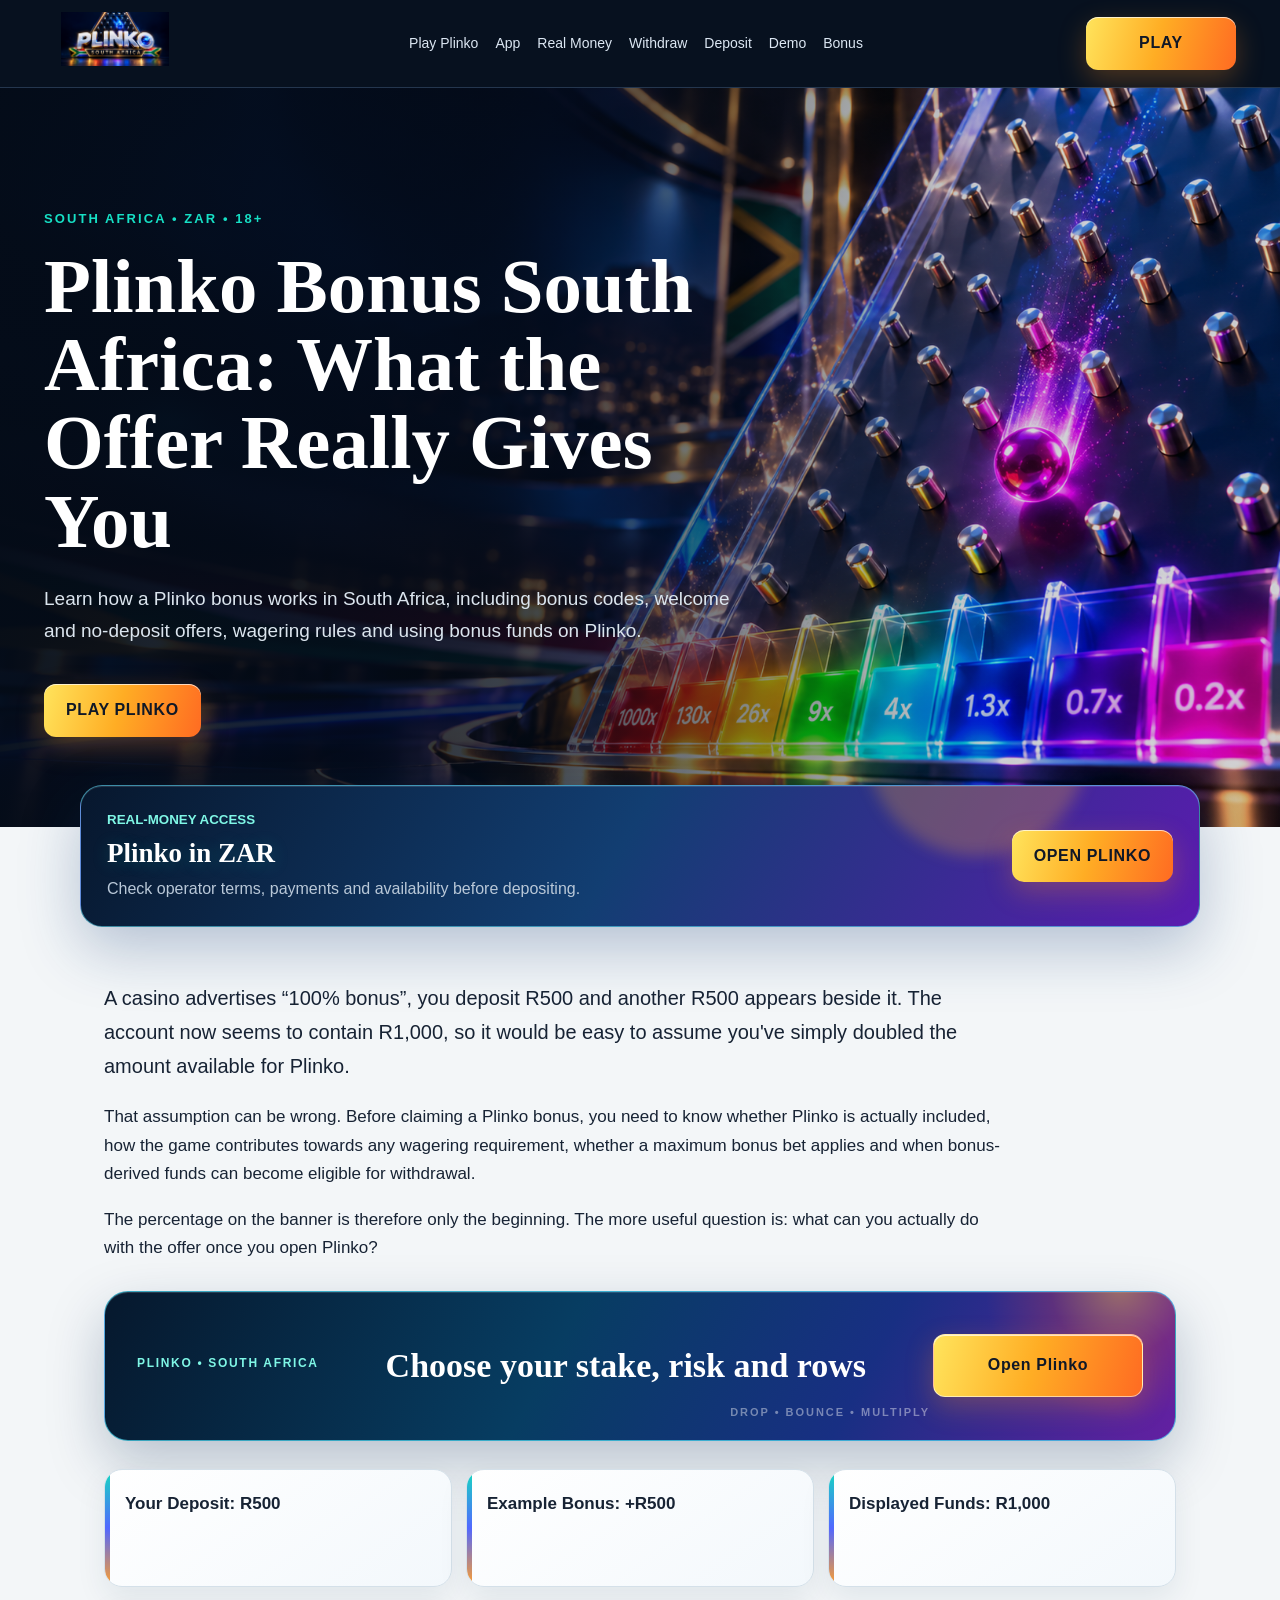
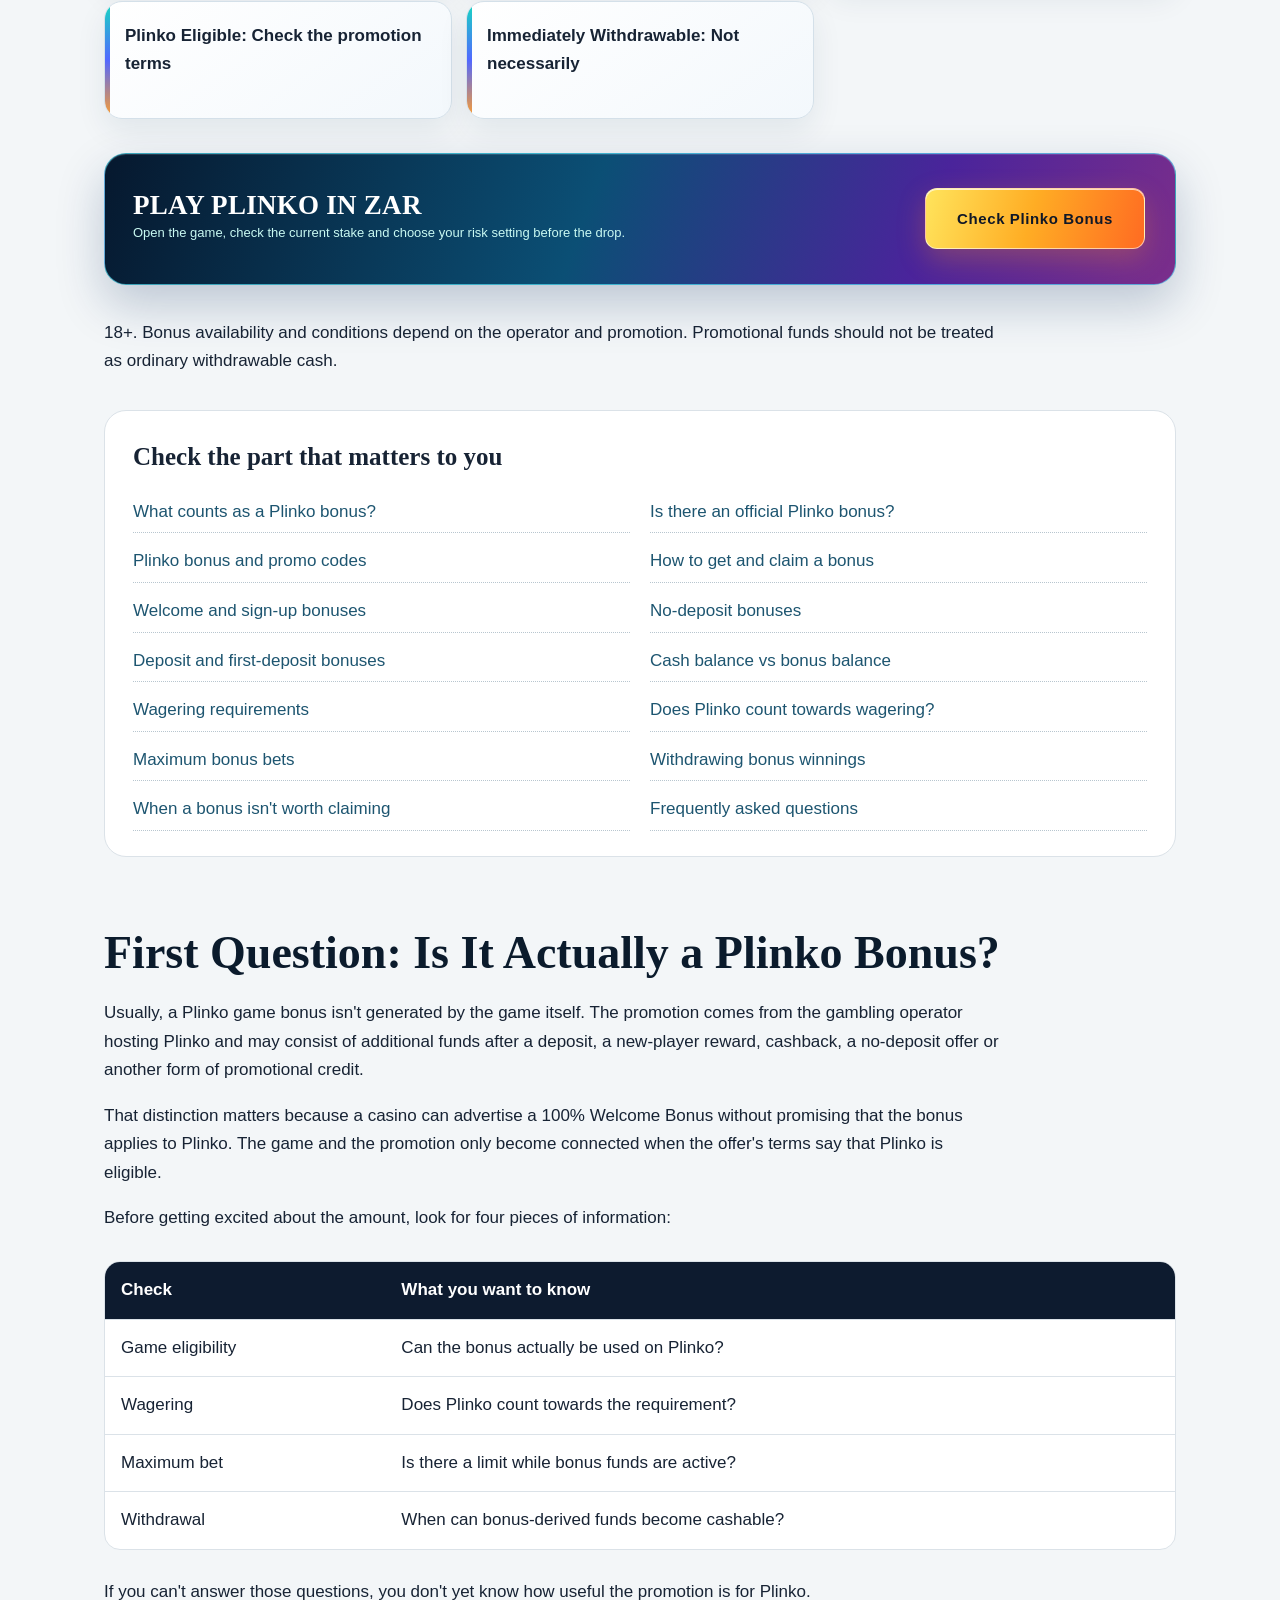
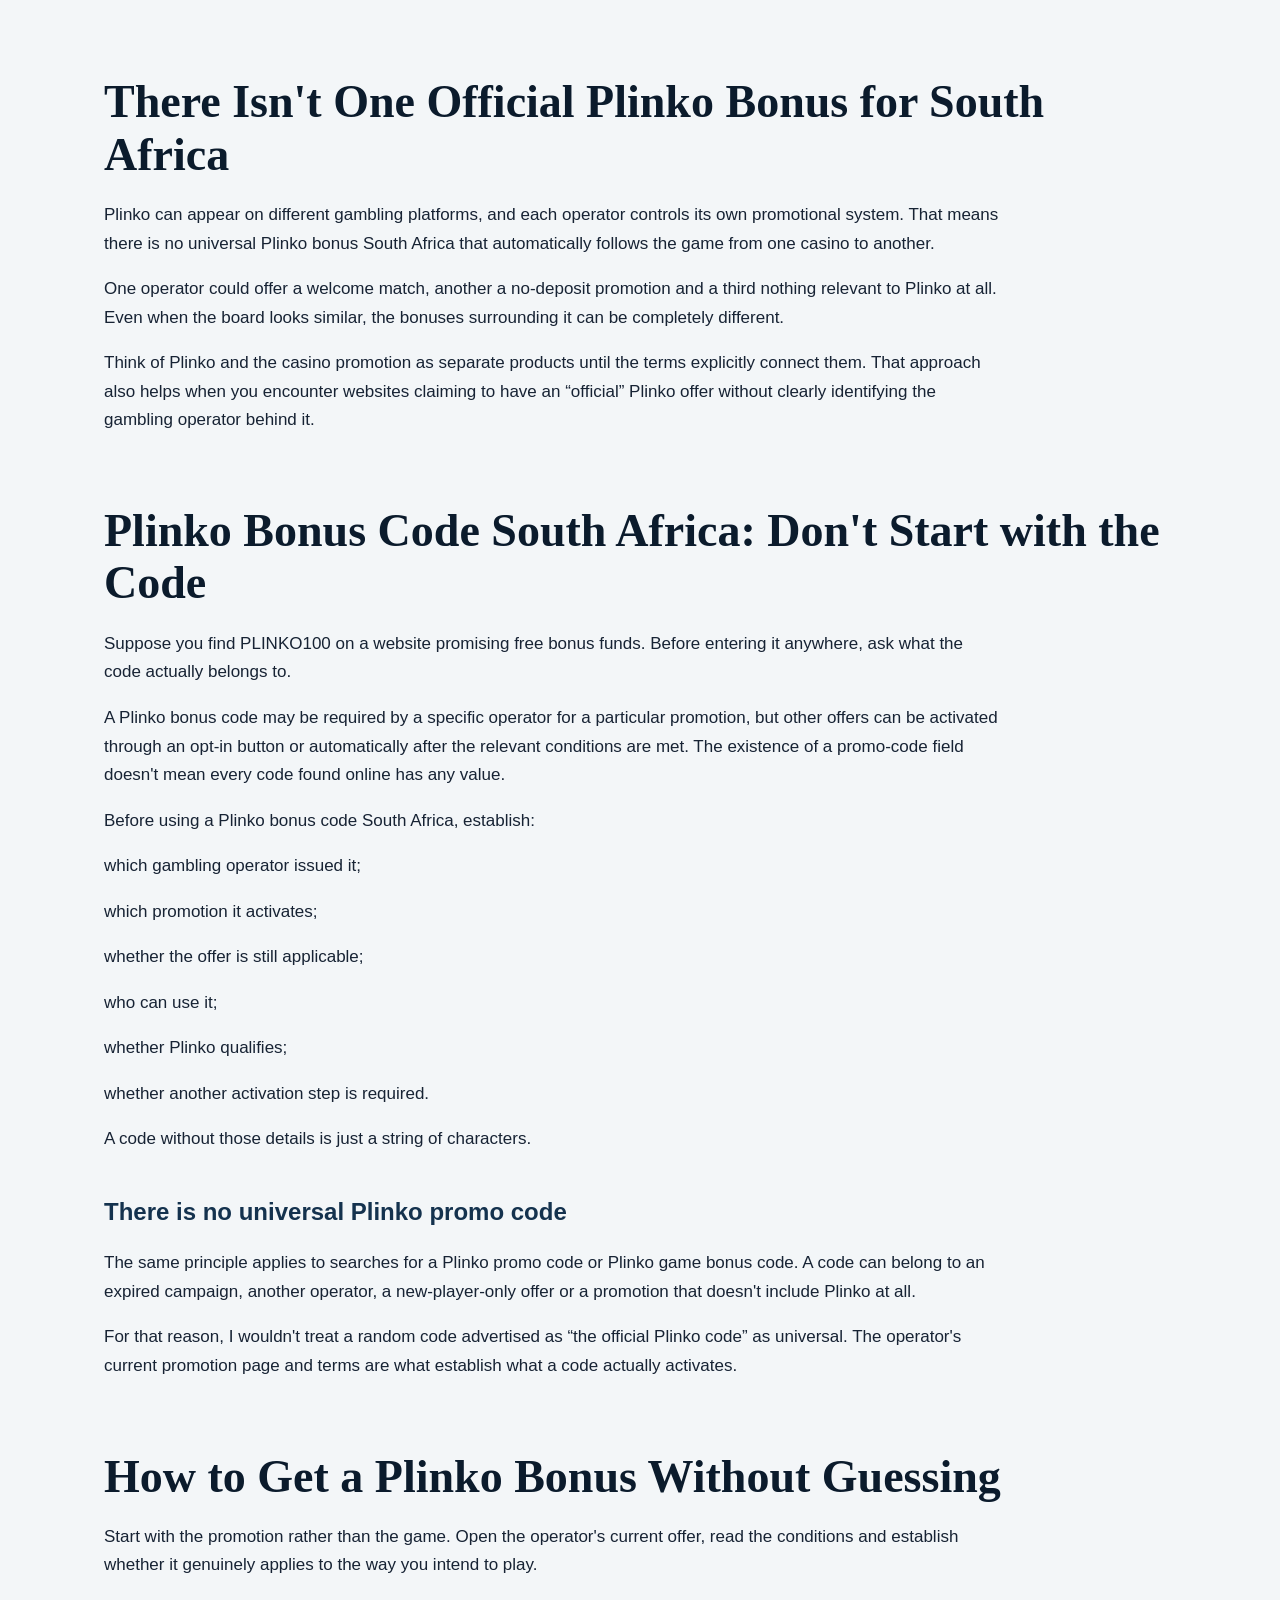
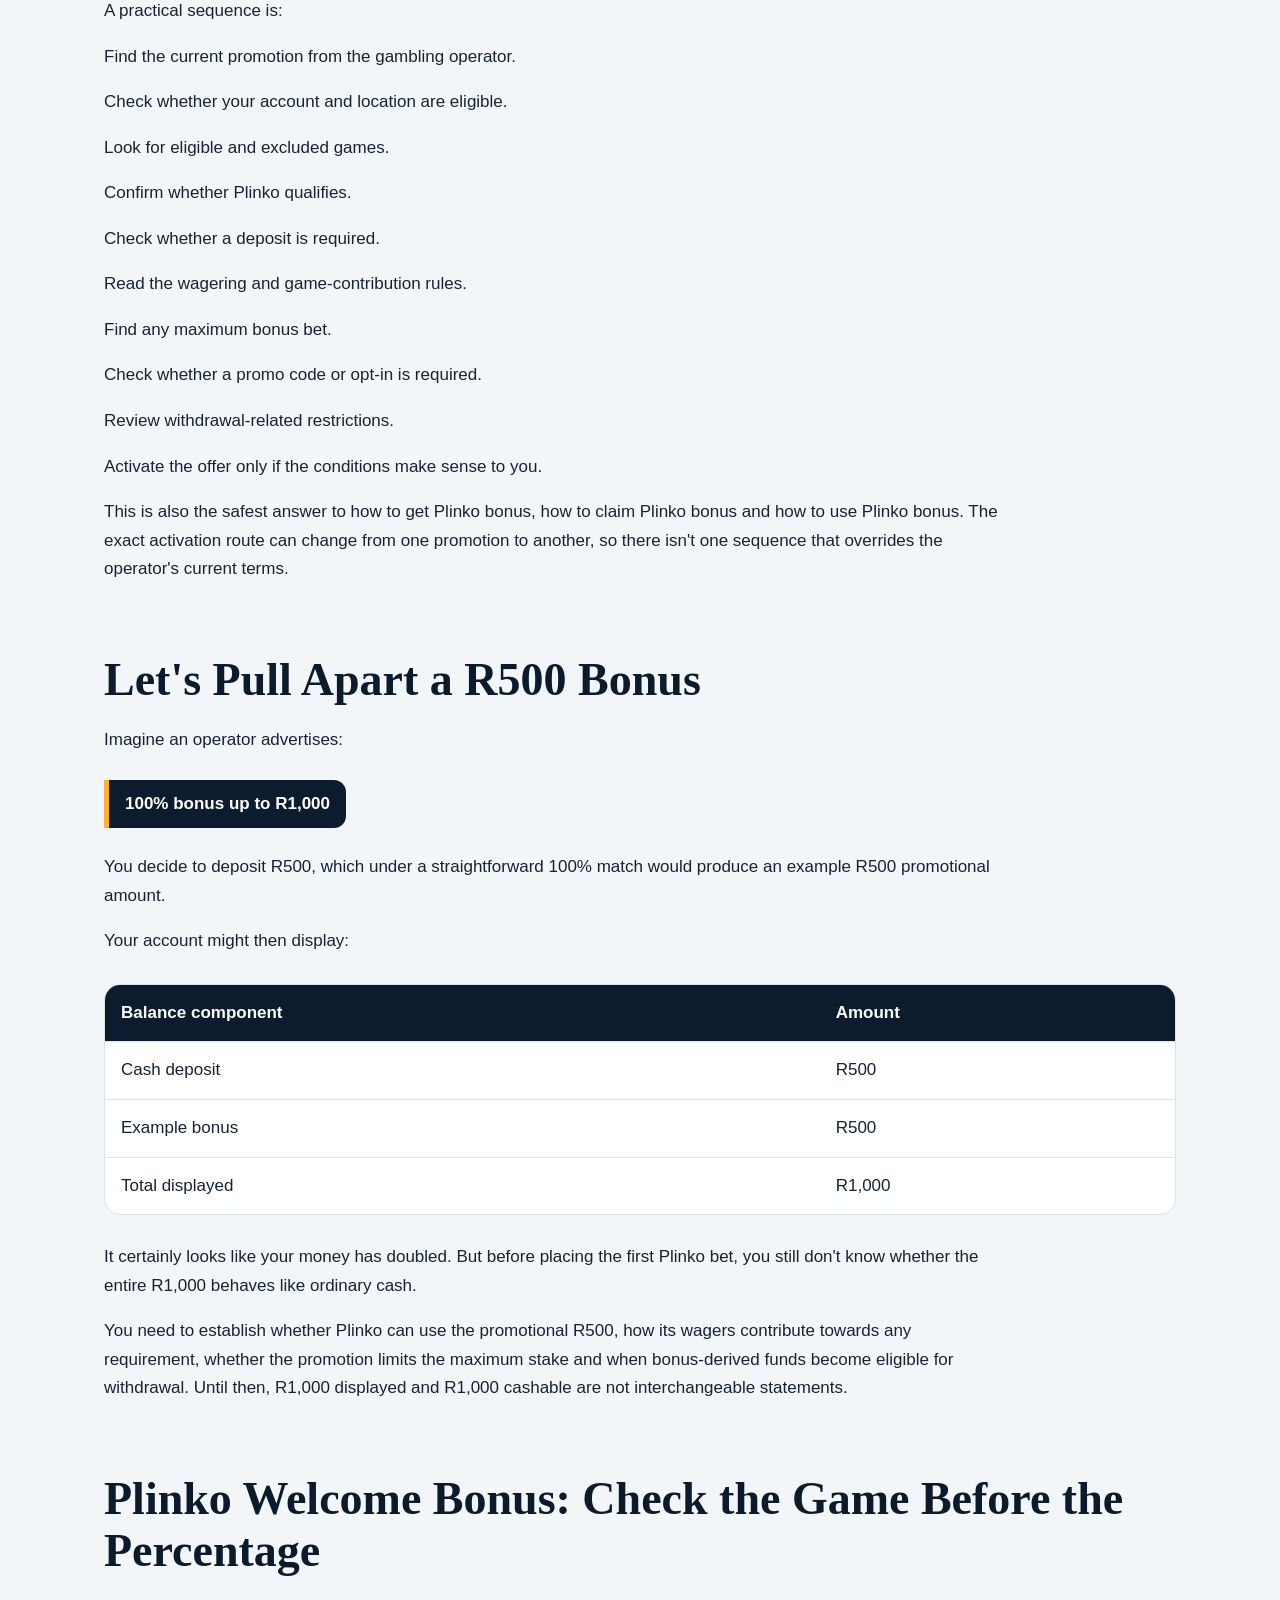
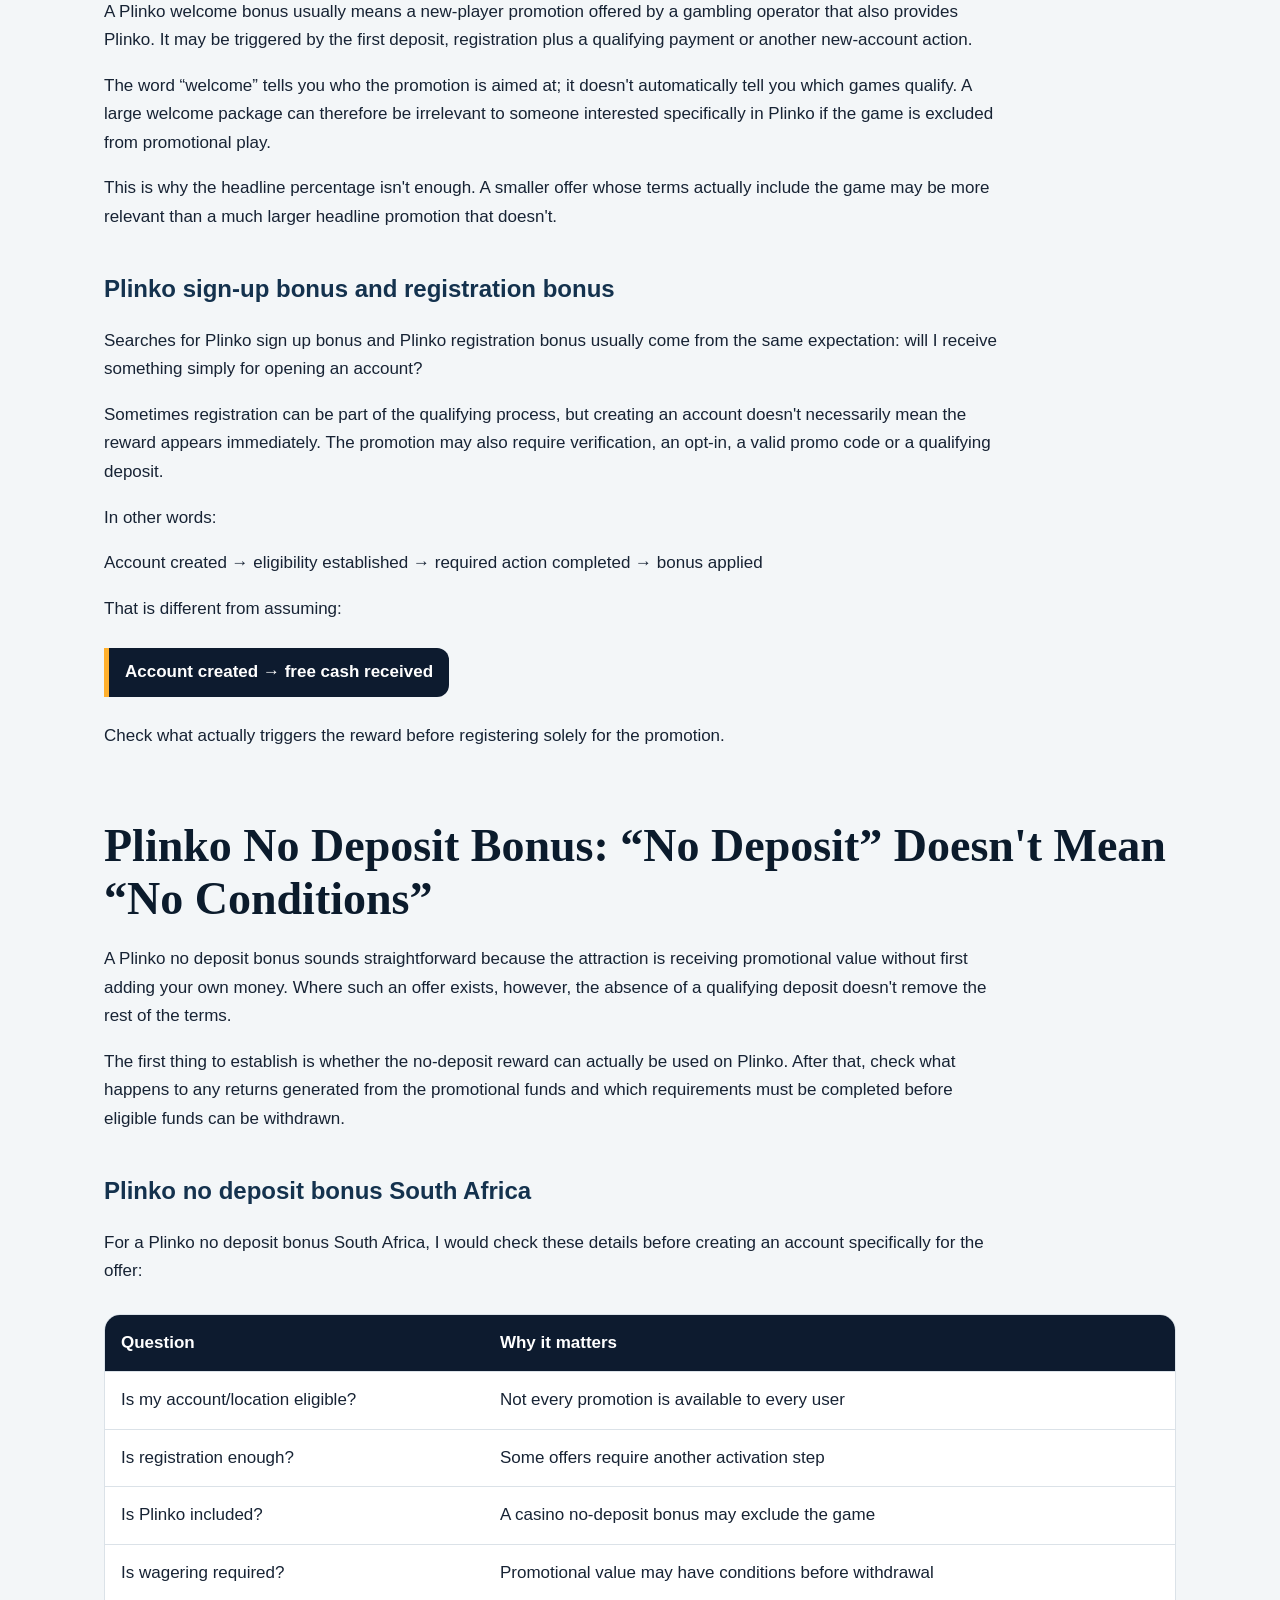
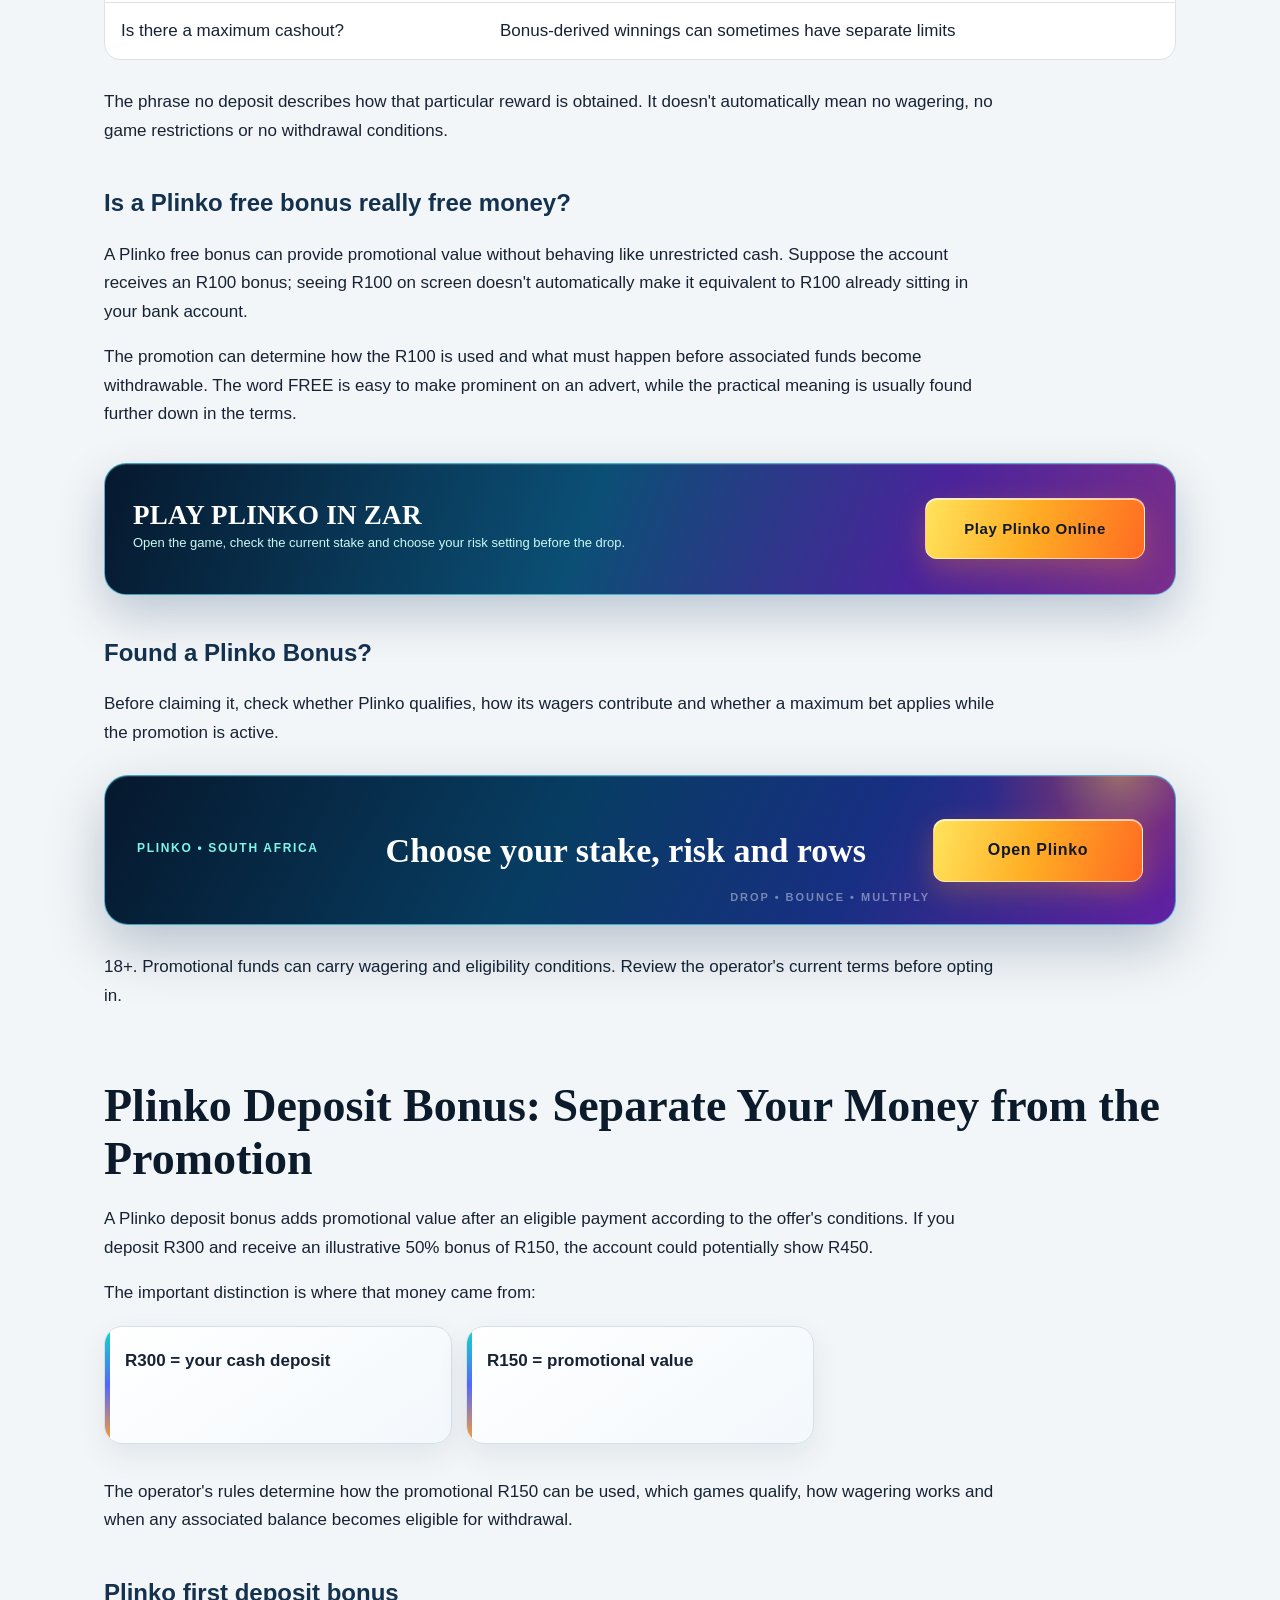
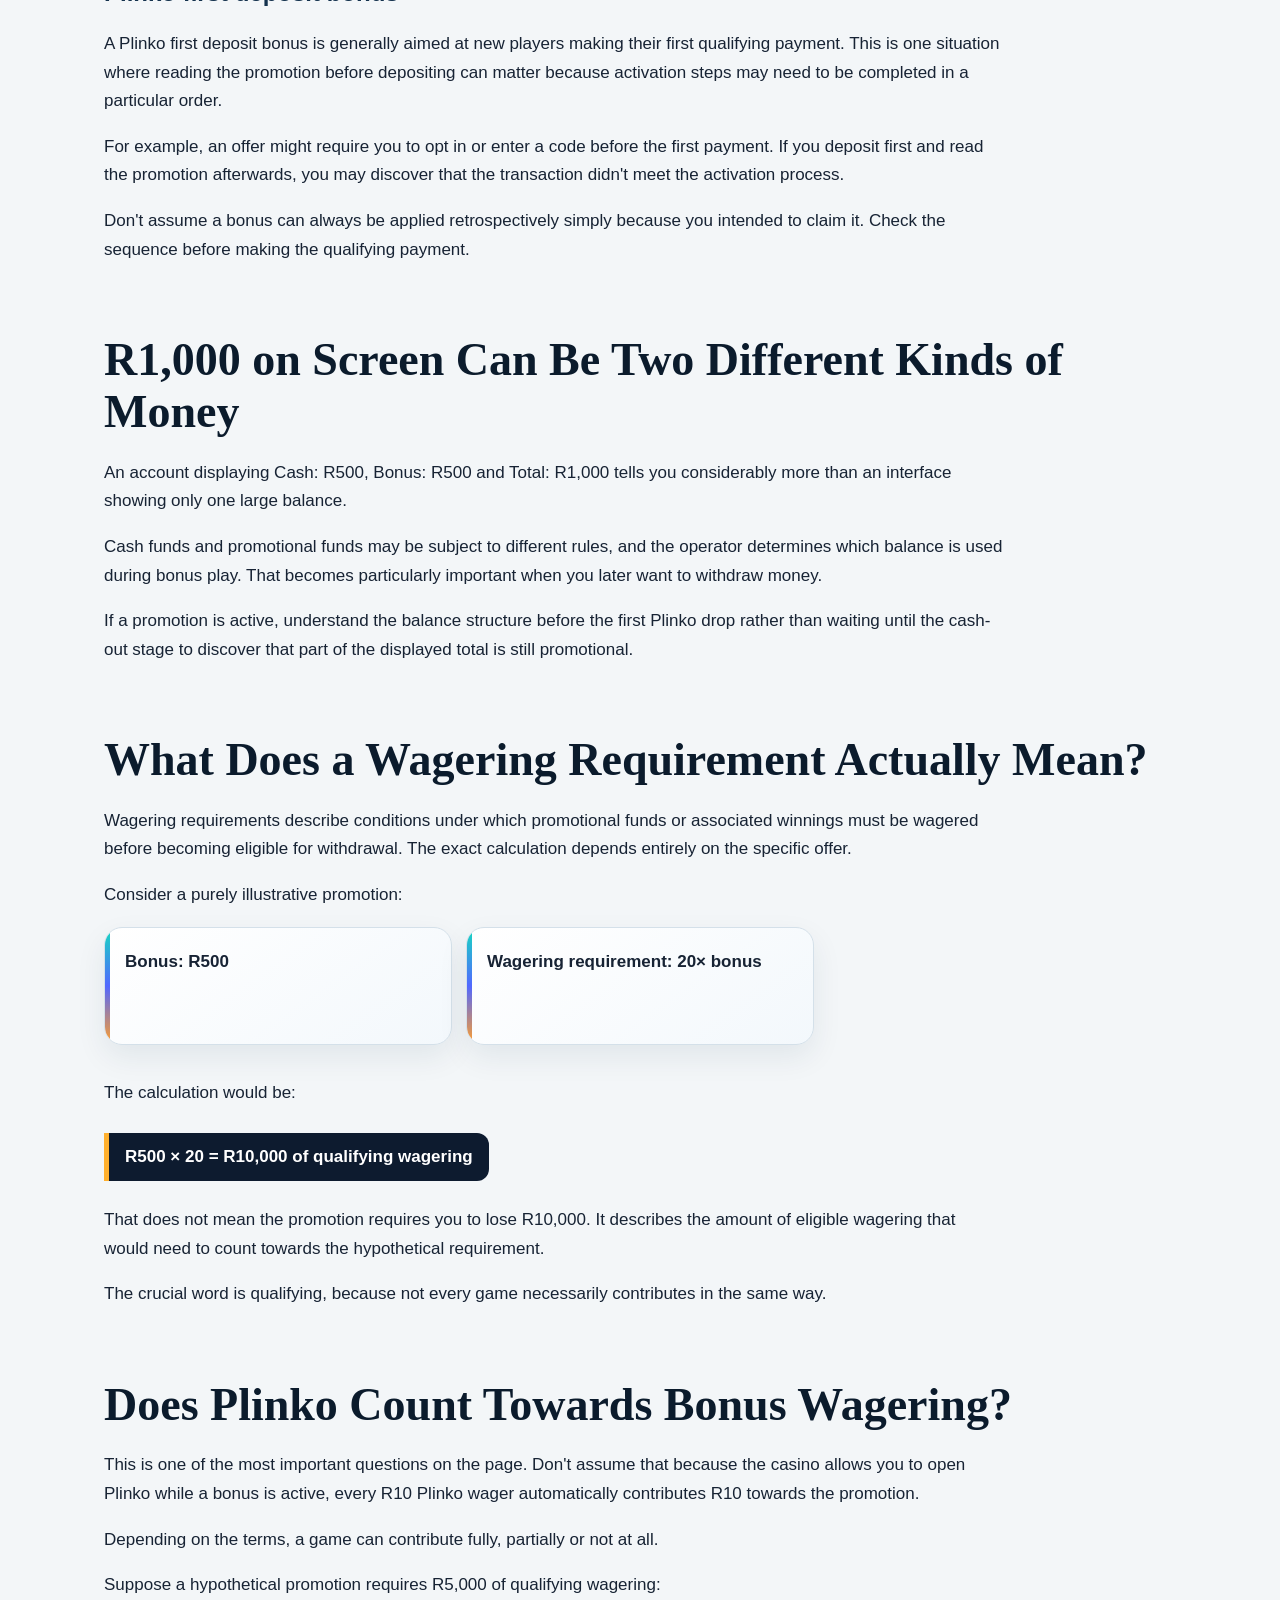
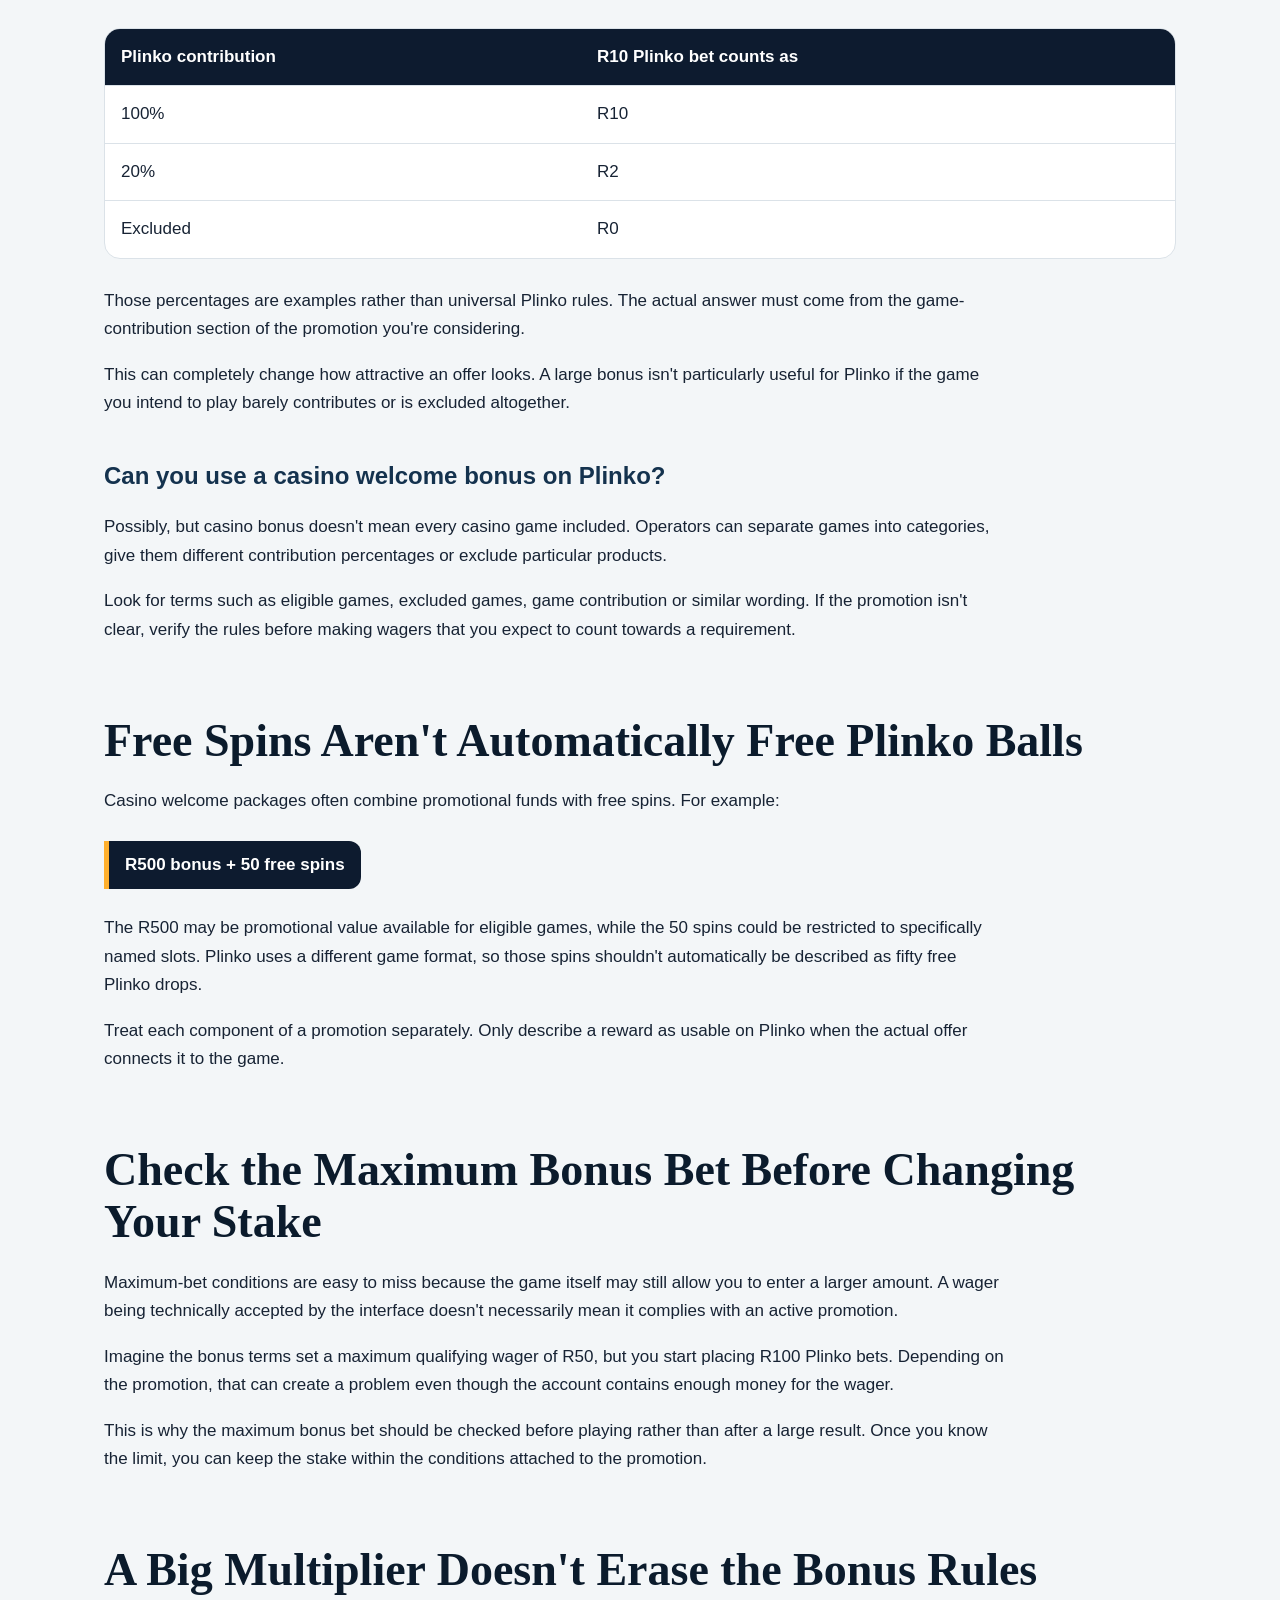
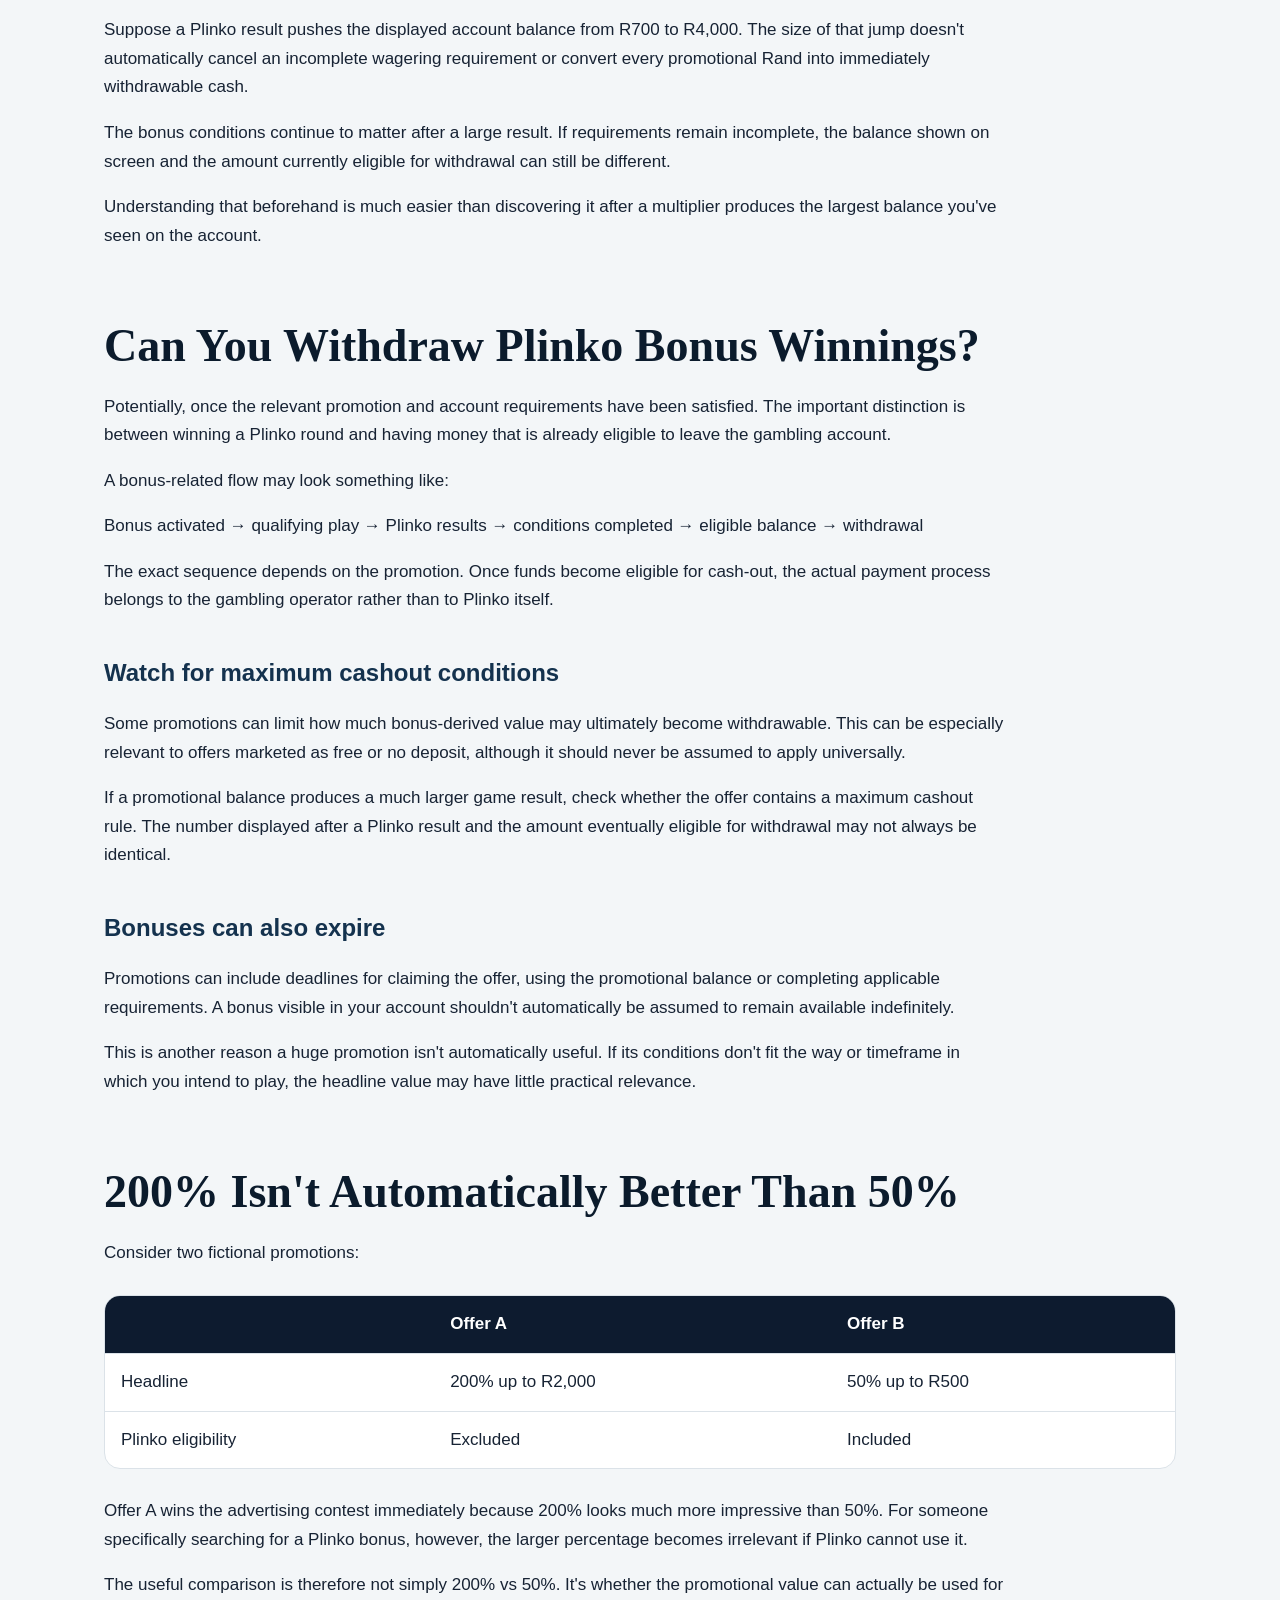
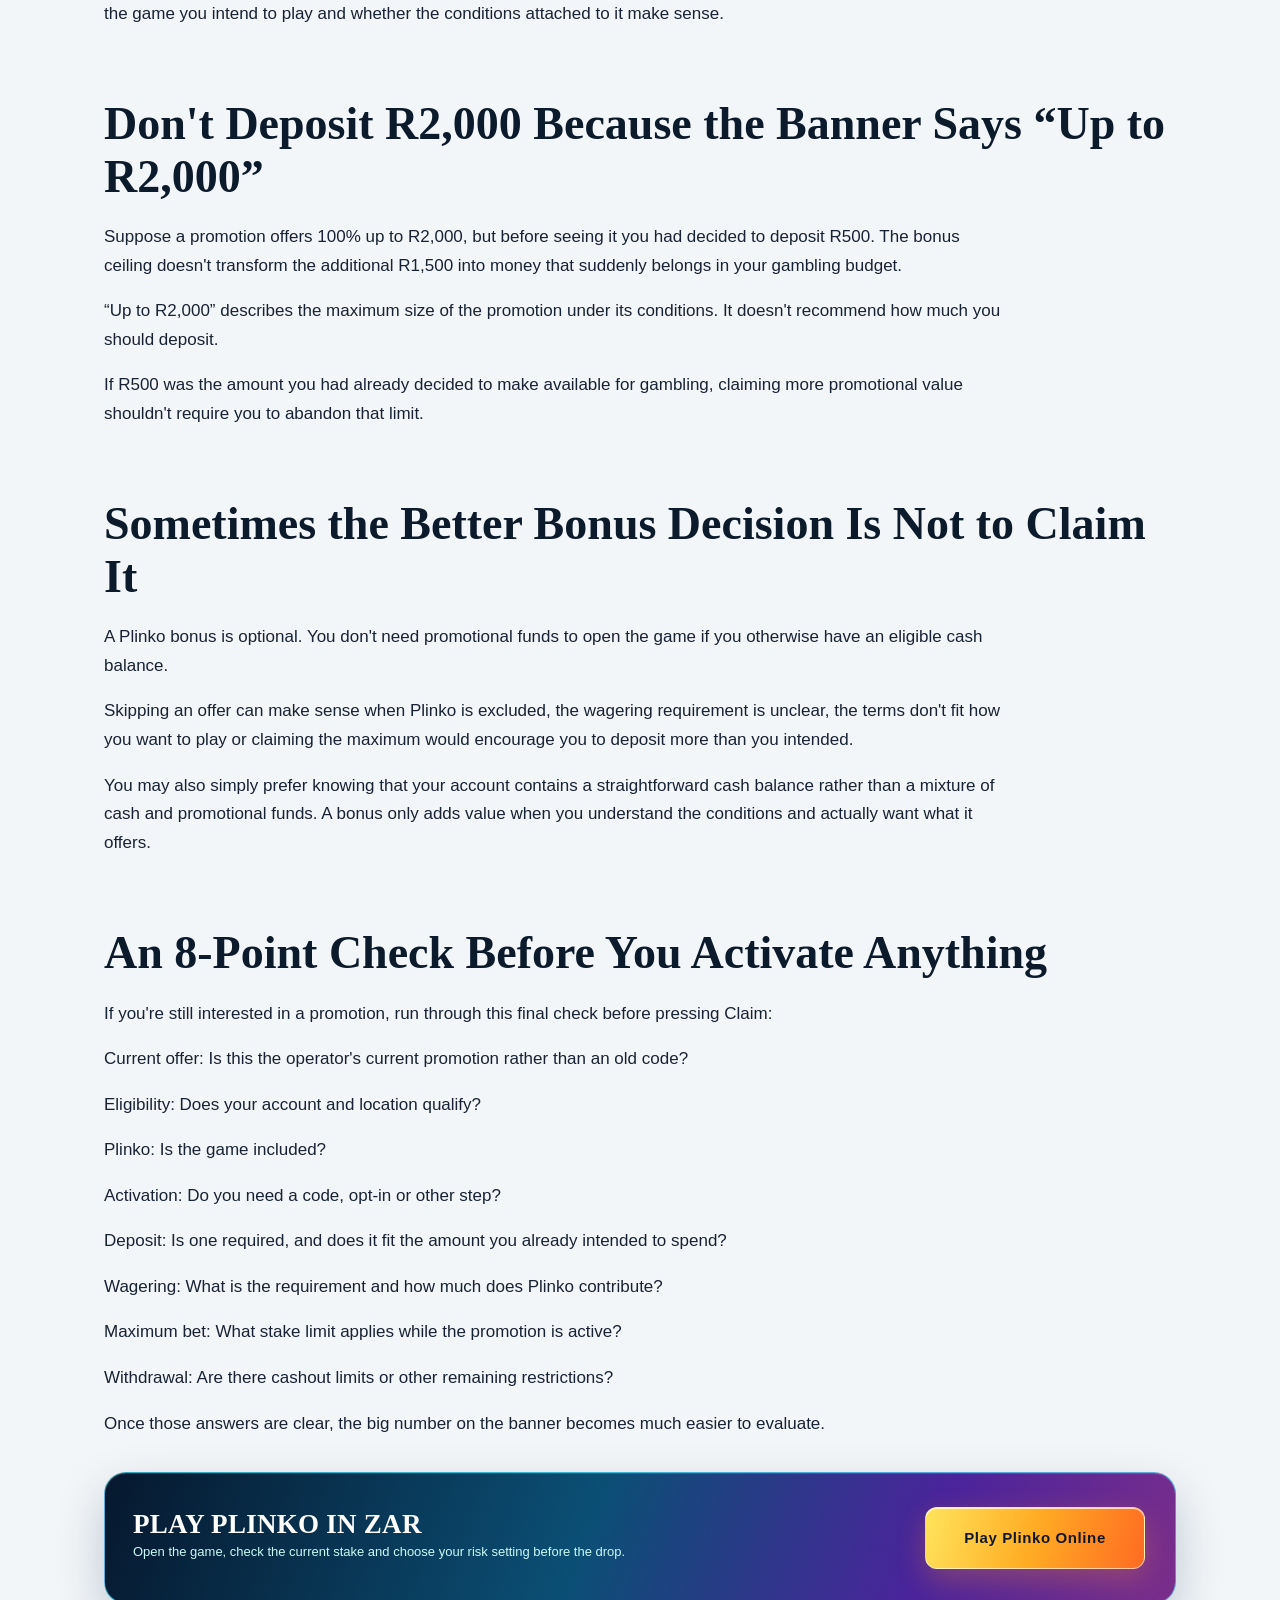
<file: plinko-bonus/index.html>
<!doctype html><html lang="en-ZA"><head><meta charset="utf-8"><meta name="viewport" content="width=device-width,initial-scale=1"><meta name="google-site-verification" content="MWwVBuxHnVIAGl92lxP4zwSlVJyQmbd7JX7dwckepJs" /><title>Plinko Bonus South Africa: Bonus Codes &amp; Free Offers</title><meta name="description" content="Learn how a Plinko bonus works in South Africa, including bonus codes, welcome and no-deposit offers, wagering rules and using bonus funds on Plinko."><link rel="canonical" href="https://mamacitastexmex.com/plinko-bonus/"><meta name="robots" content="index,follow"><meta property="og:title" content="Plinko Bonus South Africa: Bonus Codes &amp; Free Offers"><meta property="og:description" content="Learn how a Plinko bonus works in South Africa, including bonus codes, welcome and no-deposit offers, wagering rules and using bonus funds on Plinko."><meta property="og:type" content="website"><meta property="og:url" content="https://mamacitastexmex.com/plinko-bonus/"><meta property="og:image" content="https://mamacitastexmex.com/assets/img/cta.png"><meta name="twitter:card" content="summary_large_image"><link rel="icon" href="/assets/img/favicon.png"><link rel="stylesheet" href="/assets/css/site.css"></head><body>
<header><div class="head"><a class="brand" href="/plinko-south-africa/"><img src="/assets/img/logo.png" alt="Plinko South Africa"></a><nav><a href="/plinko-south-africa/">Play Plinko</a><a href="/plinko-app-download/">App</a><a href="/plinko-real-money/">Real Money</a><a href="/plinko-withdrawal/">Withdraw</a><a href="/plinko-deposit/">Deposit</a><a href="/plinko-demo/">Demo</a><a href="/plinko-bonus/">Bonus</a></nav><a class="head-cta" href="/go/">PLAY</a></div></header>
<main><section class="hero"><img src="/assets/img/cta.png" alt="Plinko Bonus South Africa: What the Offer Really Gives You"><div class="hero-shade"></div><div class="hero-copy"><span class="eyebrow">SOUTH AFRICA • ZAR • 18+</span><h1>Plinko Bonus South Africa: What the Offer Really Gives You</h1><p>Learn how a Plinko bonus works in South Africa, including bonus codes, welcome and no-deposit offers, wagering rules and using bonus funds on Plinko.</p><a class="cta-button hero-btn" href="/go/">PLAY PLINKO</a></div></section>
<div class="top-offer"><div><small>REAL-MONEY ACCESS</small><strong>Plinko in ZAR</strong><span>Check operator terms, payments and availability before depositing.</span></div><a class="cta-button" href="/go/">OPEN PLINKO</a></div>
<article class="content"><p>A casino advertises “100% bonus”, you deposit R500 and another R500 appears beside it. The account now seems to contain R1,000, so it would be easy to assume you&#x27;ve simply doubled the amount available for Plinko.</p>
<p>That assumption can be wrong. Before claiming a Plinko bonus, you need to know whether Plinko is actually included, how the game contributes towards any wagering requirement, whether a maximum bonus bet applies and when bonus-derived funds can become eligible for withdrawal.</p>
<p>The percentage on the banner is therefore only the beginning. The more useful question is: what can you actually do with the offer once you open Plinko?</p>
<div class="game-panel"><span>PLINKO • SOUTH AFRICA</span><b>Choose your stake, risk and rows</b><a class="cta-button" href="/go/">Open Plinko</a></div>
<div class="stat-grid"><div>Your Deposit: R500</div><div>Example Bonus: +R500</div><div>Displayed Funds: R1,000</div><div>Plinko Eligible: Check the promotion terms</div><div>Immediately Withdrawable: Not necessarily</div></div>
<div class="inline-cta"><a class="cta-button" href="/go/">Check Plinko Bonus</a></div>
<p>18+. Bonus availability and conditions depend on the operator and promotion. Promotional funds should not be treated as ordinary withdrawable cash.</p>
<nav class="toc"><strong>Check the part that matters to you</strong><div><a href="#what-counts-as-a-plinko-bonus">What counts as a Plinko bonus?</a><a href="#is-there-an-official-plinko-bonus">Is there an official Plinko bonus?</a><a href="#plinko-bonus-and-promo-codes">Plinko bonus and promo codes</a><a href="#how-to-get-and-claim-a-bonus">How to get and claim a bonus</a><a href="#welcome-and-sign-up-bonuses">Welcome and sign-up bonuses</a><a href="#no-deposit-bonuses">No-deposit bonuses</a><a href="#deposit-and-first-deposit-bonuses">Deposit and first-deposit bonuses</a><a href="#cash-balance-vs-bonus-balance">Cash balance vs bonus balance</a><a href="#wagering-requirements">Wagering requirements</a><a href="#does-plinko-count-towards-wagering">Does Plinko count towards wagering?</a><a href="#maximum-bonus-bets">Maximum bonus bets</a><a href="#withdrawing-bonus-winnings">Withdrawing bonus winnings</a><a href="#when-a-bonus-isnt-worth-claiming">When a bonus isn&#x27;t worth claiming</a><a href="#frequently-asked-questions">Frequently asked questions</a></div></nav>
<h2 id="what-is">First Question: Is It Actually a Plinko Bonus?</h2>
<p>Usually, a Plinko game bonus isn&#x27;t generated by the game itself. The promotion comes from the gambling operator hosting Plinko and may consist of additional funds after a deposit, a new-player reward, cashback, a no-deposit offer or another form of promotional credit.</p>
<p>That distinction matters because a casino can advertise a 100% Welcome Bonus without promising that the bonus applies to Plinko. The game and the promotion only become connected when the offer&#x27;s terms say that Plinko is eligible.</p>
<p>Before getting excited about the amount, look for four pieces of information:</p>
<div class="table-wrap"><table><thead><tr><th>Check</th><th>What you want to know</th></tr></thead><tbody><tr><td>Game eligibility</td><td>Can the bonus actually be used on Plinko?</td></tr><tr><td>Wagering</td><td>Does Plinko count towards the requirement?</td></tr><tr><td>Maximum bet</td><td>Is there a limit while bonus funds are active?</td></tr><tr><td>Withdrawal</td><td>When can bonus-derived funds become cashable?</td></tr></tbody></table></div>
<p>If you can&#x27;t answer those questions, you don&#x27;t yet know how useful the promotion is for Plinko.</p>
<h2 id="official">There Isn&#x27;t One Official Plinko Bonus for South Africa</h2>
<p>Plinko can appear on different gambling platforms, and each operator controls its own promotional system. That means there is no universal Plinko bonus South Africa that automatically follows the game from one casino to another.</p>
<p>One operator could offer a welcome match, another a no-deposit promotion and a third nothing relevant to Plinko at all. Even when the board looks similar, the bonuses surrounding it can be completely different.</p>
<p>Think of Plinko and the casino promotion as separate products until the terms explicitly connect them. That approach also helps when you encounter websites claiming to have an “official” Plinko offer without clearly identifying the gambling operator behind it.</p>
<h2 id="codes">Plinko Bonus Code South Africa: Don&#x27;t Start with the Code</h2>
<p>Suppose you find PLINKO100 on a website promising free bonus funds. Before entering it anywhere, ask what the code actually belongs to.</p>
<p>A Plinko bonus code may be required by a specific operator for a particular promotion, but other offers can be activated through an opt-in button or automatically after the relevant conditions are met. The existence of a promo-code field doesn&#x27;t mean every code found online has any value.</p>
<p>Before using a Plinko bonus code South Africa, establish:</p>
<p>which gambling operator issued it;</p>
<p>which promotion it activates;</p>
<p>whether the offer is still applicable;</p>
<p>who can use it;</p>
<p>whether Plinko qualifies;</p>
<p>whether another activation step is required.</p>
<p>A code without those details is just a string of characters.</p>
<h3>There is no universal Plinko promo code</h3>
<p>The same principle applies to searches for a Plinko promo code or Plinko game bonus code. A code can belong to an expired campaign, another operator, a new-player-only offer or a promotion that doesn&#x27;t include Plinko at all.</p>
<p>For that reason, I wouldn&#x27;t treat a random code advertised as “the official Plinko code” as universal. The operator&#x27;s current promotion page and terms are what establish what a code actually activates.</p>
<h2 id="claim">How to Get a Plinko Bonus Without Guessing</h2>
<p>Start with the promotion rather than the game. Open the operator&#x27;s current offer, read the conditions and establish whether it genuinely applies to the way you intend to play.</p>
<p>A practical sequence is:</p>
<p>Find the current promotion from the gambling operator.</p>
<p>Check whether your account and location are eligible.</p>
<p>Look for eligible and excluded games.</p>
<p>Confirm whether Plinko qualifies.</p>
<p>Check whether a deposit is required.</p>
<p>Read the wagering and game-contribution rules.</p>
<p>Find any maximum bonus bet.</p>
<p>Check whether a promo code or opt-in is required.</p>
<p>Review withdrawal-related restrictions.</p>
<p>Activate the offer only if the conditions make sense to you.</p>
<p>This is also the safest answer to how to get Plinko bonus, how to claim Plinko bonus and how to use Plinko bonus. The exact activation route can change from one promotion to another, so there isn&#x27;t one sequence that overrides the operator&#x27;s current terms.</p>
<h2 id="lets-pull-apart-a-r500-bonus">Let&#x27;s Pull Apart a R500 Bonus</h2>
<p>Imagine an operator advertises:</p>
<p class="callout-line">100% bonus up to R1,000</p>
<p>You decide to deposit R500, which under a straightforward 100% match would produce an example R500 promotional amount.</p>
<p>Your account might then display:</p>
<div class="table-wrap"><table><thead><tr><th>Balance component</th><th>Amount</th></tr></thead><tbody><tr><td>Cash deposit</td><td>R500</td></tr><tr><td>Example bonus</td><td>R500</td></tr><tr><td>Total displayed</td><td>R1,000</td></tr></tbody></table></div>
<p>It certainly looks like your money has doubled. But before placing the first Plinko bet, you still don&#x27;t know whether the entire R1,000 behaves like ordinary cash.</p>
<p>You need to establish whether Plinko can use the promotional R500, how its wagers contribute towards any requirement, whether the promotion limits the maximum stake and when bonus-derived funds become eligible for withdrawal. Until then, R1,000 displayed and R1,000 cashable are not interchangeable statements.</p>
<h2 id="welcome">Plinko Welcome Bonus: Check the Game Before the Percentage</h2>
<p>A Plinko welcome bonus usually means a new-player promotion offered by a gambling operator that also provides Plinko. It may be triggered by the first deposit, registration plus a qualifying payment or another new-account action.</p>
<p>The word “welcome” tells you who the promotion is aimed at; it doesn&#x27;t automatically tell you which games qualify. A large welcome package can therefore be irrelevant to someone interested specifically in Plinko if the game is excluded from promotional play.</p>
<p>This is why the headline percentage isn&#x27;t enough. A smaller offer whose terms actually include the game may be more relevant than a much larger headline promotion that doesn&#x27;t.</p>
<h3>Plinko sign-up bonus and registration bonus</h3>
<p>Searches for Plinko sign up bonus and Plinko registration bonus usually come from the same expectation: will I receive something simply for opening an account?</p>
<p>Sometimes registration can be part of the qualifying process, but creating an account doesn&#x27;t necessarily mean the reward appears immediately. The promotion may also require verification, an opt-in, a valid promo code or a qualifying deposit.</p>
<p>In other words:</p>
<p>Account created → eligibility established → required action completed → bonus applied</p>
<p>That is different from assuming:</p>
<p class="callout-line">Account created → free cash received</p>
<p>Check what actually triggers the reward before registering solely for the promotion.</p>
<h2 id="no-deposit">Plinko No Deposit Bonus: “No Deposit” Doesn&#x27;t Mean “No Conditions”</h2>
<p>A Plinko no deposit bonus sounds straightforward because the attraction is receiving promotional value without first adding your own money. Where such an offer exists, however, the absence of a qualifying deposit doesn&#x27;t remove the rest of the terms.</p>
<p>The first thing to establish is whether the no-deposit reward can actually be used on Plinko. After that, check what happens to any returns generated from the promotional funds and which requirements must be completed before eligible funds can be withdrawn.</p>
<h3>Plinko no deposit bonus South Africa</h3>
<p>For a Plinko no deposit bonus South Africa, I would check these details before creating an account specifically for the offer:</p>
<div class="table-wrap"><table><thead><tr><th>Question</th><th>Why it matters</th></tr></thead><tbody><tr><td>Is my account/location eligible?</td><td>Not every promotion is available to every user</td></tr><tr><td>Is registration enough?</td><td>Some offers require another activation step</td></tr><tr><td>Is Plinko included?</td><td>A casino no-deposit bonus may exclude the game</td></tr><tr><td>Is wagering required?</td><td>Promotional value may have conditions before withdrawal</td></tr><tr><td>Is there a maximum cashout?</td><td>Bonus-derived winnings can sometimes have separate limits</td></tr></tbody></table></div>
<p>The phrase no deposit describes how that particular reward is obtained. It doesn&#x27;t automatically mean no wagering, no game restrictions or no withdrawal conditions.</p>
<h3>Is a Plinko free bonus really free money?</h3>
<p>A Plinko free bonus can provide promotional value without behaving like unrestricted cash. Suppose the account receives an R100 bonus; seeing R100 on screen doesn&#x27;t automatically make it equivalent to R100 already sitting in your bank account.</p>
<p>The promotion can determine how the R100 is used and what must happen before associated funds become withdrawable. The word FREE is easy to make prominent on an advert, while the practical meaning is usually found further down in the terms.</p>
<div class="inline-cta"><a class="cta-button" href="/go/">Play Plinko Online</a></div>
<h3>Found a Plinko Bonus?</h3>
<p>Before claiming it, check whether Plinko qualifies, how its wagers contribute and whether a maximum bet applies while the promotion is active.</p>
<div class="game-panel"><span>PLINKO • SOUTH AFRICA</span><b>Choose your stake, risk and rows</b><a class="cta-button" href="/go/">Open Plinko</a></div>
<p>18+. Promotional funds can carry wagering and eligibility conditions. Review the operator&#x27;s current terms before opting in.</p>
<h2 id="deposit-bonus">Plinko Deposit Bonus: Separate Your Money from the Promotion</h2>
<p>A Plinko deposit bonus adds promotional value after an eligible payment according to the offer&#x27;s conditions. If you deposit R300 and receive an illustrative 50% bonus of R150, the account could potentially show R450.</p>
<p>The important distinction is where that money came from:</p>
<div class="stat-grid"><div>R300 = your cash deposit</div><div>R150 = promotional value</div></div>
<p>The operator&#x27;s rules determine how the promotional R150 can be used, which games qualify, how wagering works and when any associated balance becomes eligible for withdrawal.</p>
<h3>Plinko first deposit bonus</h3>
<p>A Plinko first deposit bonus is generally aimed at new players making their first qualifying payment. This is one situation where reading the promotion before depositing can matter because activation steps may need to be completed in a particular order.</p>
<p>For example, an offer might require you to opt in or enter a code before the first payment. If you deposit first and read the promotion afterwards, you may discover that the transaction didn&#x27;t meet the activation process.</p>
<p>Don&#x27;t assume a bonus can always be applied retrospectively simply because you intended to claim it. Check the sequence before making the qualifying payment.</p>
<h2 id="balances">R1,000 on Screen Can Be Two Different Kinds of Money</h2>
<p>An account displaying Cash: R500, Bonus: R500 and Total: R1,000 tells you considerably more than an interface showing only one large balance.</p>
<p>Cash funds and promotional funds may be subject to different rules, and the operator determines which balance is used during bonus play. That becomes particularly important when you later want to withdraw money.</p>
<p>If a promotion is active, understand the balance structure before the first Plinko drop rather than waiting until the cash-out stage to discover that part of the displayed total is still promotional.</p>
<h2 id="wagering">What Does a Wagering Requirement Actually Mean?</h2>
<p>Wagering requirements describe conditions under which promotional funds or associated winnings must be wagered before becoming eligible for withdrawal. The exact calculation depends entirely on the specific offer.</p>
<p>Consider a purely illustrative promotion:</p>
<div class="stat-grid"><div>Bonus: R500</div><div>Wagering requirement: 20× bonus</div></div>
<p>The calculation would be:</p>
<p class="callout-line">R500 × 20 = R10,000 of qualifying wagering</p>
<p>That does not mean the promotion requires you to lose R10,000. It describes the amount of eligible wagering that would need to count towards the hypothetical requirement.</p>
<p>The crucial word is qualifying, because not every game necessarily contributes in the same way.</p>
<h2 id="contribution">Does Plinko Count Towards Bonus Wagering?</h2>
<p>This is one of the most important questions on the page. Don&#x27;t assume that because the casino allows you to open Plinko while a bonus is active, every R10 Plinko wager automatically contributes R10 towards the promotion.</p>
<p>Depending on the terms, a game can contribute fully, partially or not at all.</p>
<p>Suppose a hypothetical promotion requires R5,000 of qualifying wagering:</p>
<div class="table-wrap"><table><thead><tr><th>Plinko contribution</th><th>R10 Plinko bet counts as</th></tr></thead><tbody><tr><td>100%</td><td>R10</td></tr><tr><td>20%</td><td>R2</td></tr><tr><td>Excluded</td><td>R0</td></tr></tbody></table></div>
<p>Those percentages are examples rather than universal Plinko rules. The actual answer must come from the game-contribution section of the promotion you&#x27;re considering.</p>
<p>This can completely change how attractive an offer looks. A large bonus isn&#x27;t particularly useful for Plinko if the game you intend to play barely contributes or is excluded altogether.</p>
<h3>Can you use a casino welcome bonus on Plinko?</h3>
<p>Possibly, but casino bonus doesn&#x27;t mean every casino game included. Operators can separate games into categories, give them different contribution percentages or exclude particular products.</p>
<p>Look for terms such as eligible games, excluded games, game contribution or similar wording. If the promotion isn&#x27;t clear, verify the rules before making wagers that you expect to count towards a requirement.</p>
<h2 id="free-spins-arent-automatically-free-plinko-balls">Free Spins Aren&#x27;t Automatically Free Plinko Balls</h2>
<p>Casino welcome packages often combine promotional funds with free spins. For example:</p>
<p class="callout-line">R500 bonus + 50 free spins</p>
<p>The R500 may be promotional value available for eligible games, while the 50 spins could be restricted to specifically named slots. Plinko uses a different game format, so those spins shouldn&#x27;t automatically be described as fifty free Plinko drops.</p>
<p>Treat each component of a promotion separately. Only describe a reward as usable on Plinko when the actual offer connects it to the game.</p>
<h2 id="max-bet">Check the Maximum Bonus Bet Before Changing Your Stake</h2>
<p>Maximum-bet conditions are easy to miss because the game itself may still allow you to enter a larger amount. A wager being technically accepted by the interface doesn&#x27;t necessarily mean it complies with an active promotion.</p>
<p>Imagine the bonus terms set a maximum qualifying wager of R50, but you start placing R100 Plinko bets. Depending on the promotion, that can create a problem even though the account contains enough money for the wager.</p>
<p>This is why the maximum bonus bet should be checked before playing rather than after a large result. Once you know the limit, you can keep the stake within the conditions attached to the promotion.</p>
<h2 id="a-big-multiplier-doesnt-erase-the-bonus-rules">A Big Multiplier Doesn&#x27;t Erase the Bonus Rules</h2>
<p>Suppose a Plinko result pushes the displayed account balance from R700 to R4,000. The size of that jump doesn&#x27;t automatically cancel an incomplete wagering requirement or convert every promotional Rand into immediately withdrawable cash.</p>
<p>The bonus conditions continue to matter after a large result. If requirements remain incomplete, the balance shown on screen and the amount currently eligible for withdrawal can still be different.</p>
<p>Understanding that beforehand is much easier than discovering it after a multiplier produces the largest balance you&#x27;ve seen on the account.</p>
<h2 id="withdrawal">Can You Withdraw Plinko Bonus Winnings?</h2>
<p>Potentially, once the relevant promotion and account requirements have been satisfied. The important distinction is between winning a Plinko round and having money that is already eligible to leave the gambling account.</p>
<p>A bonus-related flow may look something like:</p>
<p>Bonus activated → qualifying play → Plinko results → conditions completed → eligible balance → withdrawal</p>
<p>The exact sequence depends on the promotion. Once funds become eligible for cash-out, the actual payment process belongs to the gambling operator rather than to Plinko itself.</p>
<h3>Watch for maximum cashout conditions</h3>
<p>Some promotions can limit how much bonus-derived value may ultimately become withdrawable. This can be especially relevant to offers marketed as free or no deposit, although it should never be assumed to apply universally.</p>
<p>If a promotional balance produces a much larger game result, check whether the offer contains a maximum cashout rule. The number displayed after a Plinko result and the amount eventually eligible for withdrawal may not always be identical.</p>
<h3>Bonuses can also expire</h3>
<p>Promotions can include deadlines for claiming the offer, using the promotional balance or completing applicable requirements. A bonus visible in your account shouldn&#x27;t automatically be assumed to remain available indefinitely.</p>
<p>This is another reason a huge promotion isn&#x27;t automatically useful. If its conditions don&#x27;t fit the way or timeframe in which you intend to play, the headline value may have little practical relevance.</p>
<h2 id="200-isnt-automatically-better-than-50">200% Isn&#x27;t Automatically Better Than 50%</h2>
<p>Consider two fictional promotions:</p>
<div class="table-wrap"><table><thead><tr><th></th><th>Offer A</th><th>Offer B</th></tr></thead><tbody><tr><td>Headline</td><td>200% up to R2,000</td><td>50% up to R500</td></tr><tr><td>Plinko eligibility</td><td>Excluded</td><td>Included</td></tr></tbody></table></div>
<p>Offer A wins the advertising contest immediately because 200% looks much more impressive than 50%. For someone specifically searching for a Plinko bonus, however, the larger percentage becomes irrelevant if Plinko cannot use it.</p>
<p>The useful comparison is therefore not simply 200% vs 50%. It&#x27;s whether the promotional value can actually be used for the game you intend to play and whether the conditions attached to it make sense.</p>
<h2 id="dont-deposit-r2-000-because-the-banner-says-up-to-r2-000">Don&#x27;t Deposit R2,000 Because the Banner Says “Up to R2,000”</h2>
<p>Suppose a promotion offers 100% up to R2,000, but before seeing it you had decided to deposit R500. The bonus ceiling doesn&#x27;t transform the additional R1,500 into money that suddenly belongs in your gambling budget.</p>
<p>“Up to R2,000” describes the maximum size of the promotion under its conditions. It doesn&#x27;t recommend how much you should deposit.</p>
<p>If R500 was the amount you had already decided to make available for gambling, claiming more promotional value shouldn&#x27;t require you to abandon that limit.</p>
<h2 id="skip">Sometimes the Better Bonus Decision Is Not to Claim It</h2>
<p>A Plinko bonus is optional. You don&#x27;t need promotional funds to open the game if you otherwise have an eligible cash balance.</p>
<p>Skipping an offer can make sense when Plinko is excluded, the wagering requirement is unclear, the terms don&#x27;t fit how you want to play or claiming the maximum would encourage you to deposit more than you intended.</p>
<p>You may also simply prefer knowing that your account contains a straightforward cash balance rather than a mixture of cash and promotional funds. A bonus only adds value when you understand the conditions and actually want what it offers.</p>
<h2 id="an-8-point-check-before-you-activate-anything">An 8-Point Check Before You Activate Anything</h2>
<p>If you&#x27;re still interested in a promotion, run through this final check before pressing Claim:</p>
<p>Current offer: Is this the operator&#x27;s current promotion rather than an old code?</p>
<p>Eligibility: Does your account and location qualify?</p>
<p>Plinko: Is the game included?</p>
<p>Activation: Do you need a code, opt-in or other step?</p>
<p>Deposit: Is one required, and does it fit the amount you already intended to spend?</p>
<p>Wagering: What is the requirement and how much does Plinko contribute?</p>
<p>Maximum bet: What stake limit applies while the promotion is active?</p>
<p>Withdrawal: Are there cashout limits or other remaining restrictions?</p>
<p>Once those answers are clear, the big number on the banner becomes much easier to evaluate.</p>
<div class="inline-cta"><a class="cta-button" href="/go/">Play Plinko Online</a></div>
<h3>Check the Terms Before the Multiplier</h3>
<p>The bonus percentage tells you how the promotion is advertised. Plinko eligibility, wagering contribution and cash-out conditions tell you how useful it actually is.</p>
<div class="game-panel"><span>PLINKO • SOUTH AFRICA</span><b>Choose your stake, risk and rows</b><a class="cta-button" href="/go/">Open Plinko</a></div>
<p>18+. Keep gambling spending within an amount you can afford to lose. Promotional value should not be treated as guaranteed cash.</p>
<h2 id="faq">Plinko Bonus FAQ</h2>
<h3>What is a Plinko bonus?</h3>
<p>A Plinko bonus generally refers to a gambling promotion that can potentially be used in connection with Plinko. The gambling operator creates the promotion and sets its conditions rather than the Plinko board itself.</p>
<h3>Is there a Plinko bonus in South Africa?</h3>
<p>Operators may provide promotions to eligible South African users, but there isn&#x27;t one universal Plinko bonus South Africa. Check the current offer and confirm that Plinko is one of the eligible games.</p>
<h3>Is there an official Plinko bonus code?</h3>
<p>There is no single universal code that applies to every Plinko game and gambling operator. A genuine promo code, where required, belongs to a specific promotion with its own eligibility and conditions.</p>
<h3>How do I get a Plinko bonus?</h3>
<p>Find the operator&#x27;s current promotion, check whether Plinko qualifies and follow the activation requirements. Depending on the offer, this can involve opting in, entering a code or making a qualifying deposit.</p>
<h3>How do I claim a Plinko bonus?</h3>
<p>Follow the instructions attached to the specific promotion rather than relying on a generic claiming process. Check eligibility, activation, deposit and wagering requirements before opting in.</p>
<h3>How do I use a Plinko bonus?</h3>
<p>If Plinko is an eligible game, promotional funds may be usable for qualifying wagers under the operator&#x27;s terms. Check the game&#x27;s contribution and any maximum-bet restriction before playing.</p>
<h3>What is a Plinko welcome bonus?</h3>
<p>A Plinko welcome bonus generally describes a new-player promotion from an operator that also offers Plinko. The offer may require registration, a qualifying first deposit or another activation step.</p>
<h3>Is there a Plinko sign up bonus?</h3>
<p>Some gambling operators can provide new-account promotions, but registration alone doesn&#x27;t necessarily trigger the reward. Check what the current offer requires before opening an account specifically for the bonus.</p>
<h3>What is a Plinko registration bonus?</h3>
<p>The phrase generally refers to promotional value aimed at newly registered users. A Plinko registration bonus may still require verification, an opt-in, a promo code or a deposit before it becomes active.</p>
<h3>Can I get a Plinko no deposit bonus?</h3>
<p>A no-deposit promotion may exist with some operators, but that doesn&#x27;t automatically mean the reward is usable on Plinko. Check game eligibility and the conditions applying to bonus-derived funds.</p>
<h3>What does Plinko bonus no deposit mean?</h3>
<p>Plinko bonus no deposit refers to promotional value that doesn&#x27;t require a qualifying deposit to receive where such an offer is available. Wagering, eligibility and withdrawal rules can still apply.</p>
<h3>Is there a Plinko no deposit bonus in South Africa?</h3>
<p>Availability depends on the operator and its current promotions. A South African no-deposit casino offer shouldn&#x27;t automatically be assumed to include Plinko.</p>
<h3>What is a Plinko deposit bonus?</h3>
<p>A Plinko deposit bonus adds promotional value following an eligible payment under the offer&#x27;s terms. The promotional amount is separate from the cash you deposited and can carry different conditions.</p>
<h3>Is there a Plinko first deposit bonus?</h3>
<p>An operator may provide a new-player first-deposit promotion that includes Plinko. Check the activation sequence and eligible games before making the payment because some offers require an opt-in or code beforehand.</p>
<h3>Can I get a Plinko free bonus?</h3>
<p>A Plinko free bonus may be available through certain promotions, but “free” doesn&#x27;t automatically mean immediately withdrawable cash. Check what the reward can be used for and what conditions remain attached to it.</p>
<h3>Does Plinko count towards wagering requirements?</h3>
<p>It depends on the promotion. Plinko may contribute fully, partially or not at all, so the operator&#x27;s game-contribution rules need to be checked for the specific offer.</p>
<h3>Can I withdraw a Plinko bonus immediately?</h3>
<p>Not necessarily. Promotional balances can have wagering or other conditions that must be satisfied before associated funds become eligible for withdrawal.</p>
<h3>Are free spins a Plinko bonus?</h3>
<p>Not automatically. Free spins are commonly associated with compatible slot games, so they shouldn&#x27;t be described as free Plinko drops unless the promotion specifically says that they apply to Plinko.</p>
<h3>Can I play Plinko without a bonus?</h3>
<p>Yes. A bonus isn&#x27;t required to play Plinko. Where real-money play is available, you can choose not to activate a promotion and instead use an eligible cash balance.</p><section class="visual-cta"><img src="/assets/img/cta.png" alt="Plinko board in South Africa" loading="lazy"><div><h2>Ready to open Plinko?</h2><p>Review the stake and settings before each round. Gambling involves financial risk.</p><a class="cta-button" href="/go/">PLAY PLINKO ONLINE</a></div></section></article></main>
<footer><div><img src="/assets/img/logo.png" alt="Plinko South Africa"><p>Independent informational guide for adult users in South Africa. Gambling involves financial risk.</p></div><div class="footer-links"><a href="/responsible-gaming/">Responsible Gaming</a><a href="/privacy-policy/">Privacy Policy</a><a href="/terms/">Terms</a></div><p class="age">18+</p></footer><script src="/assets/js/site.js"></script></body></html>
</file>
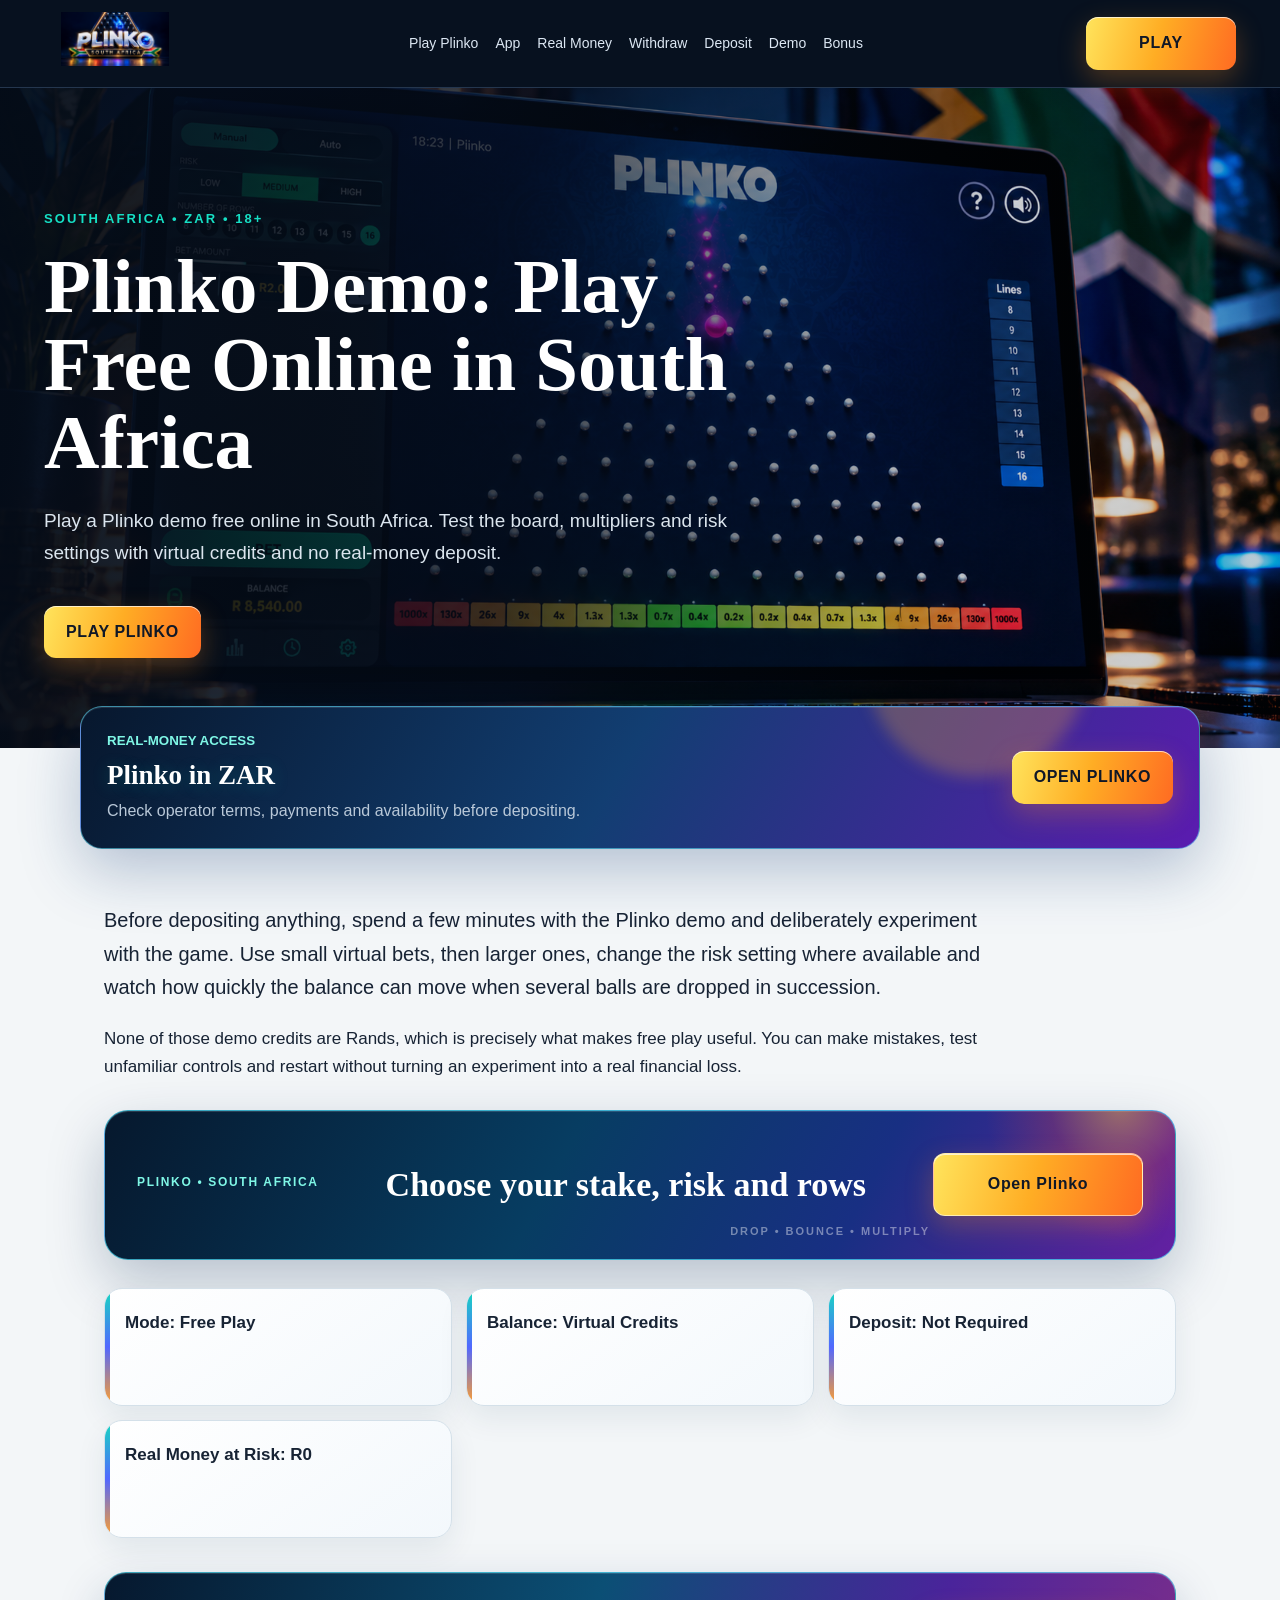
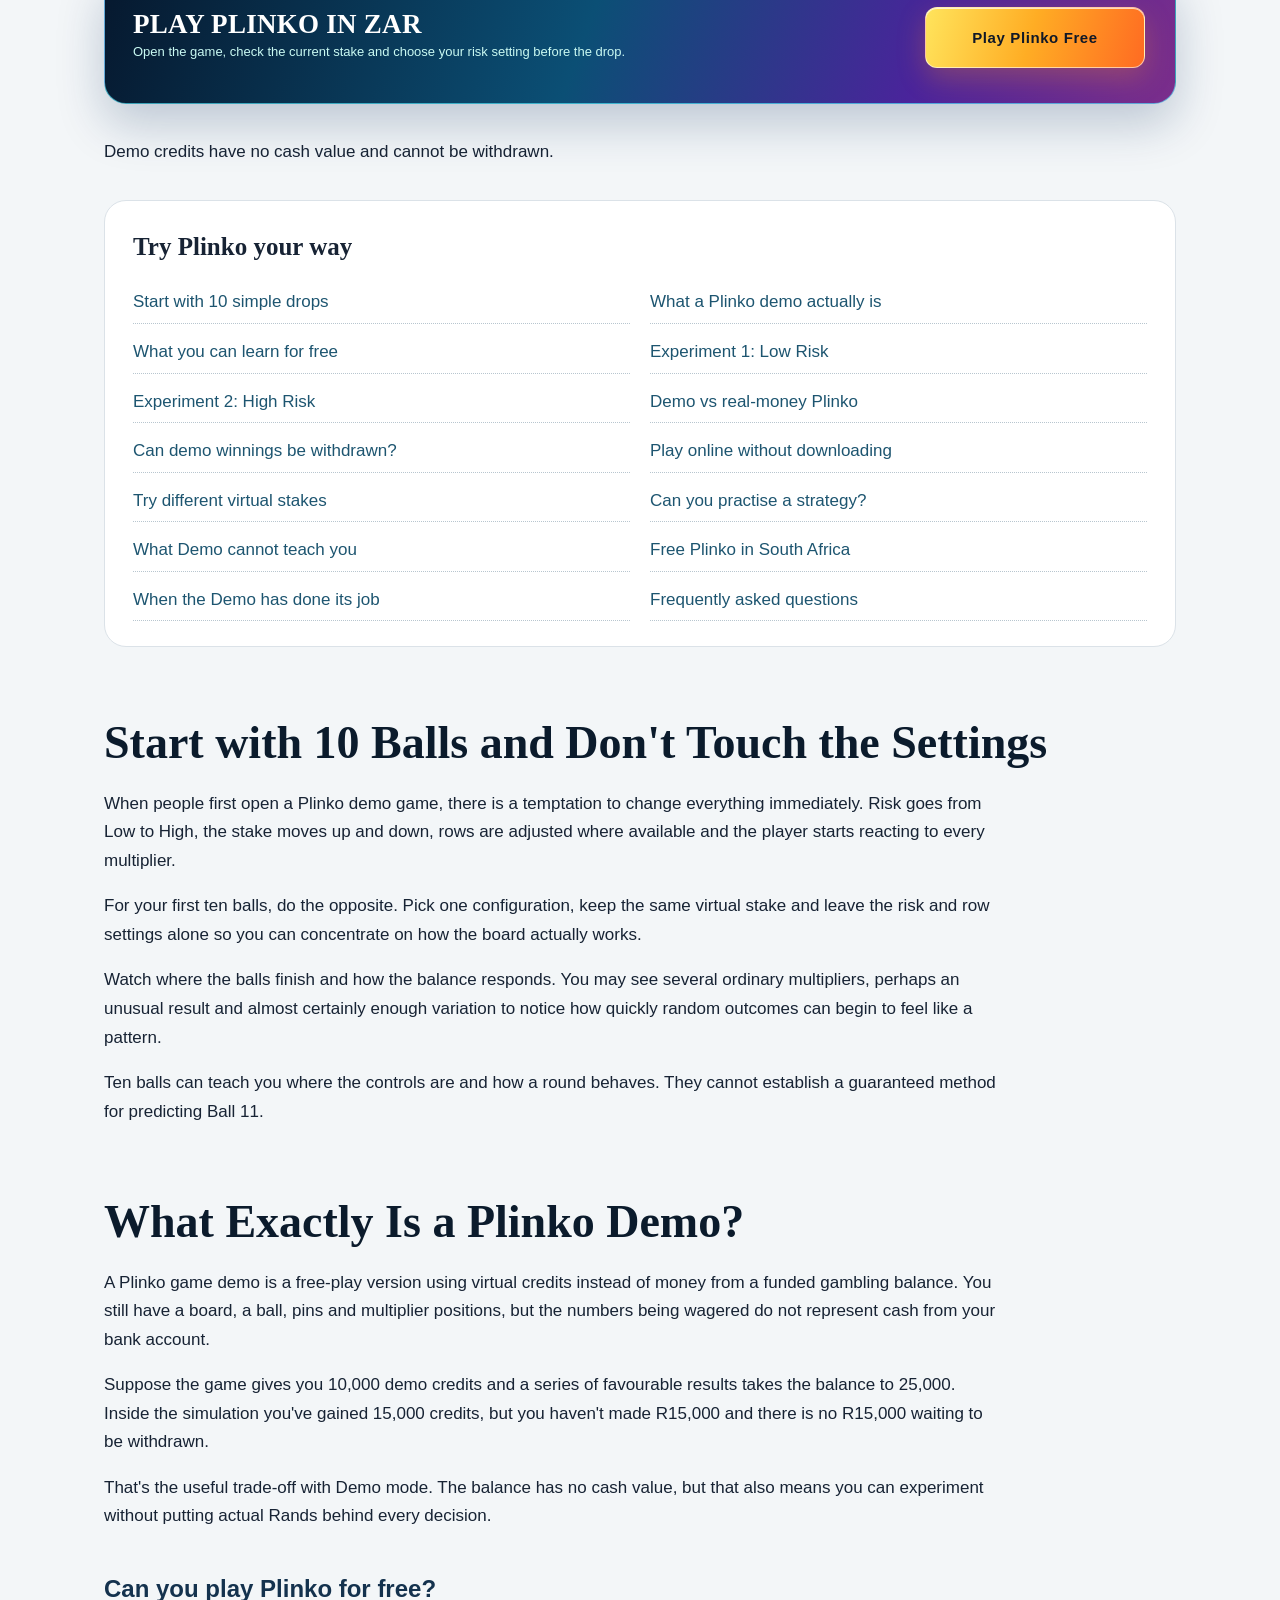
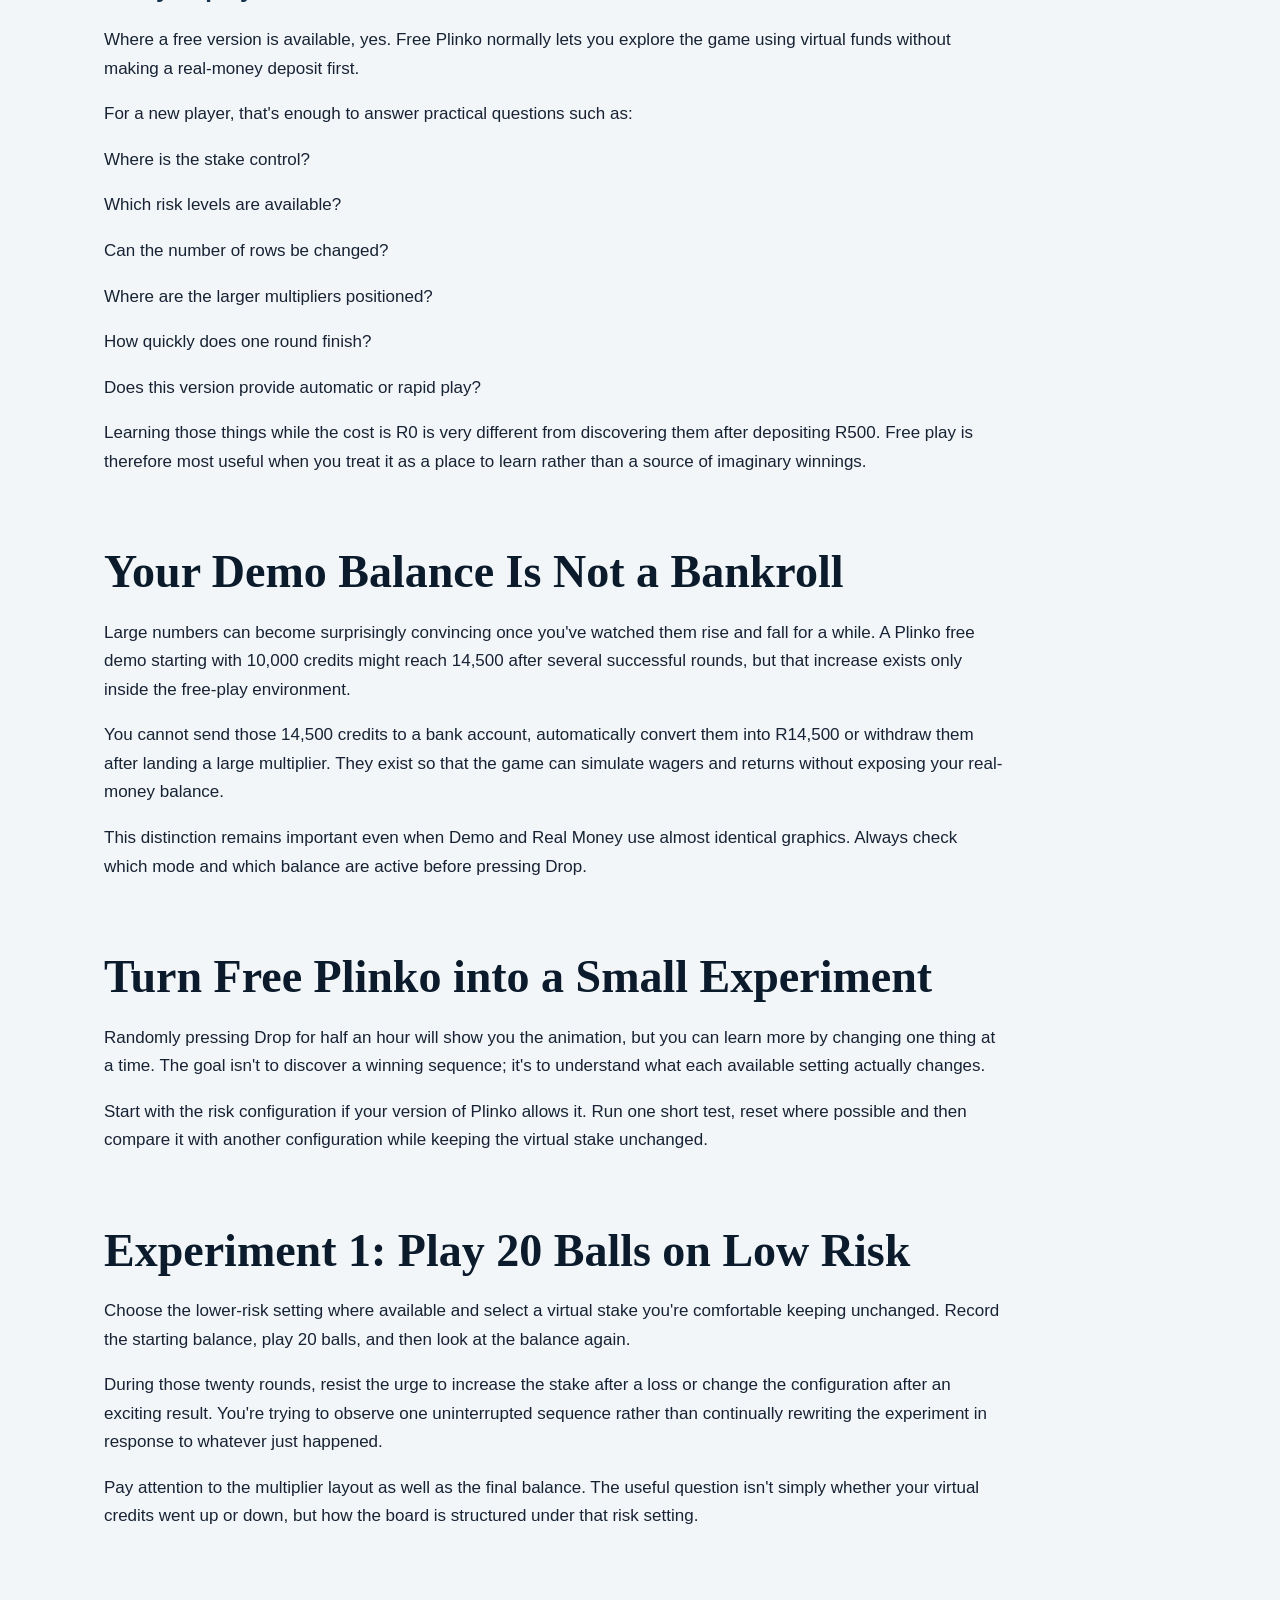
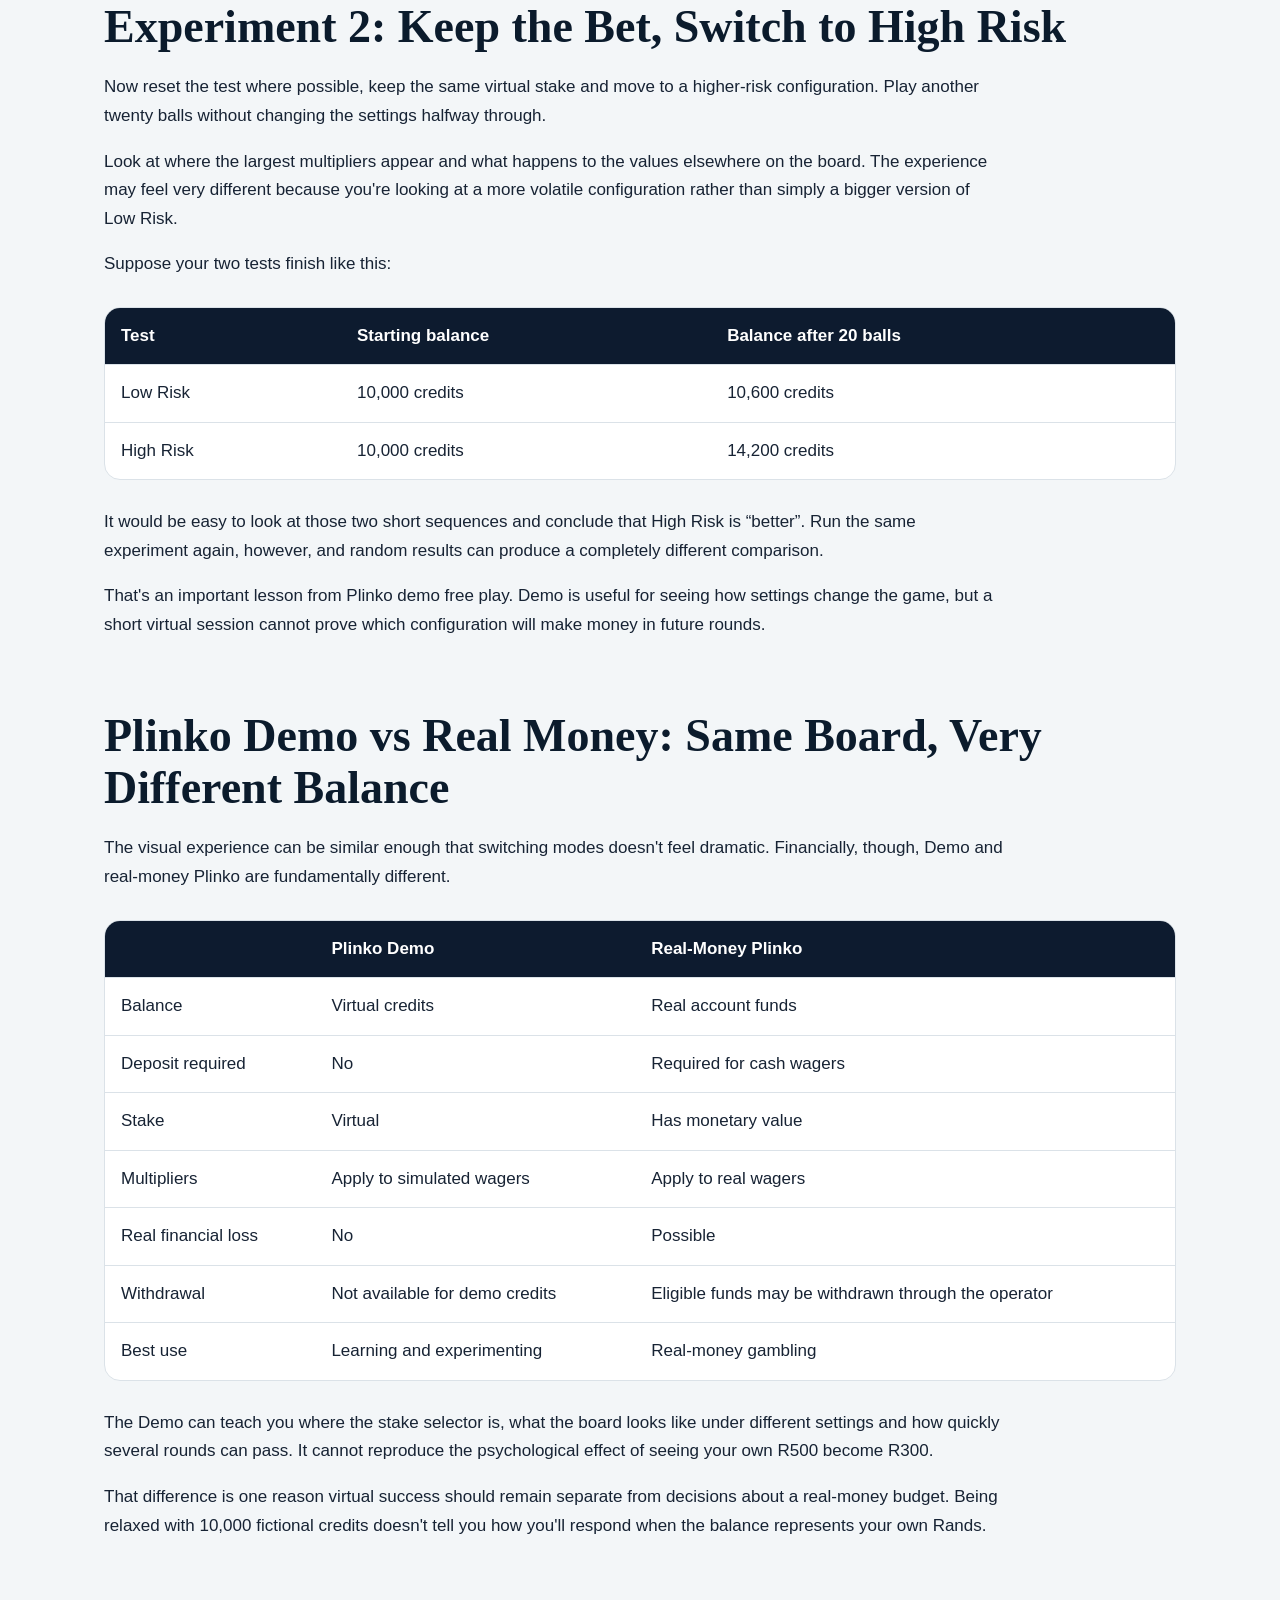
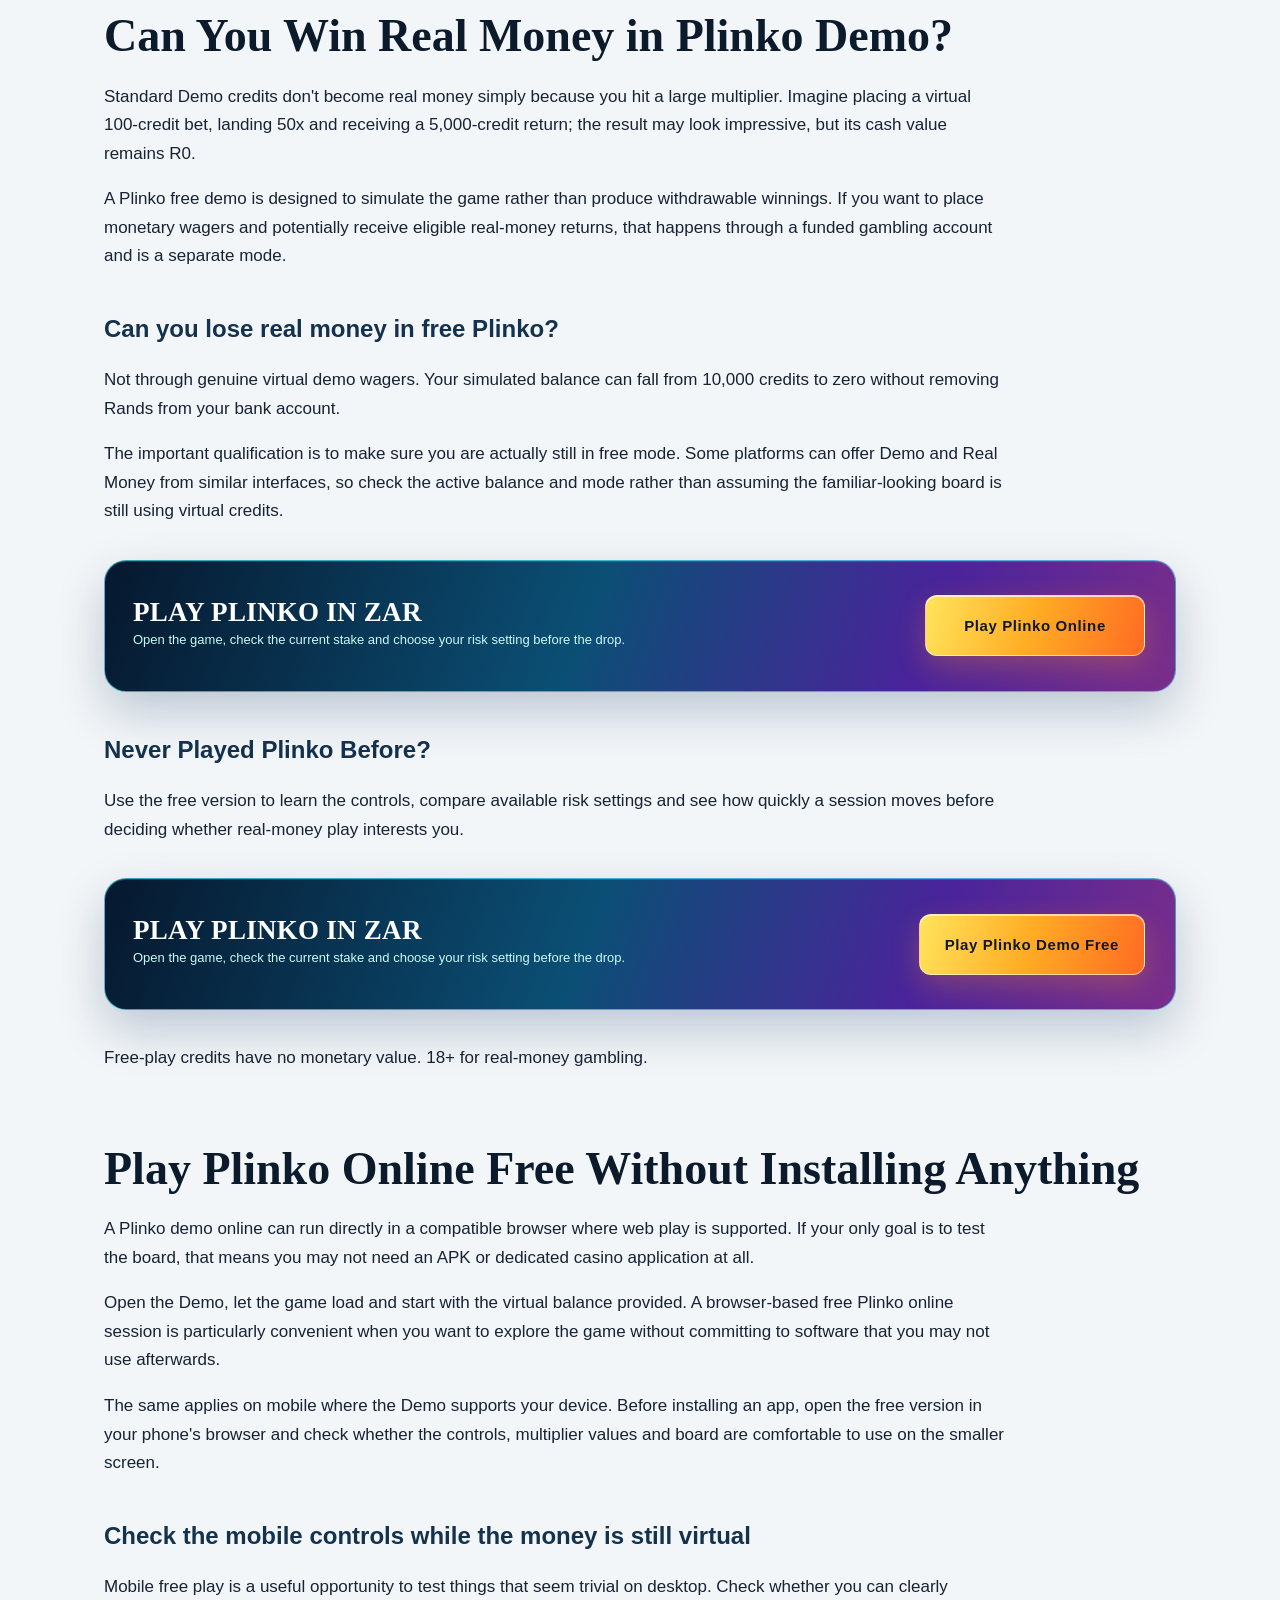
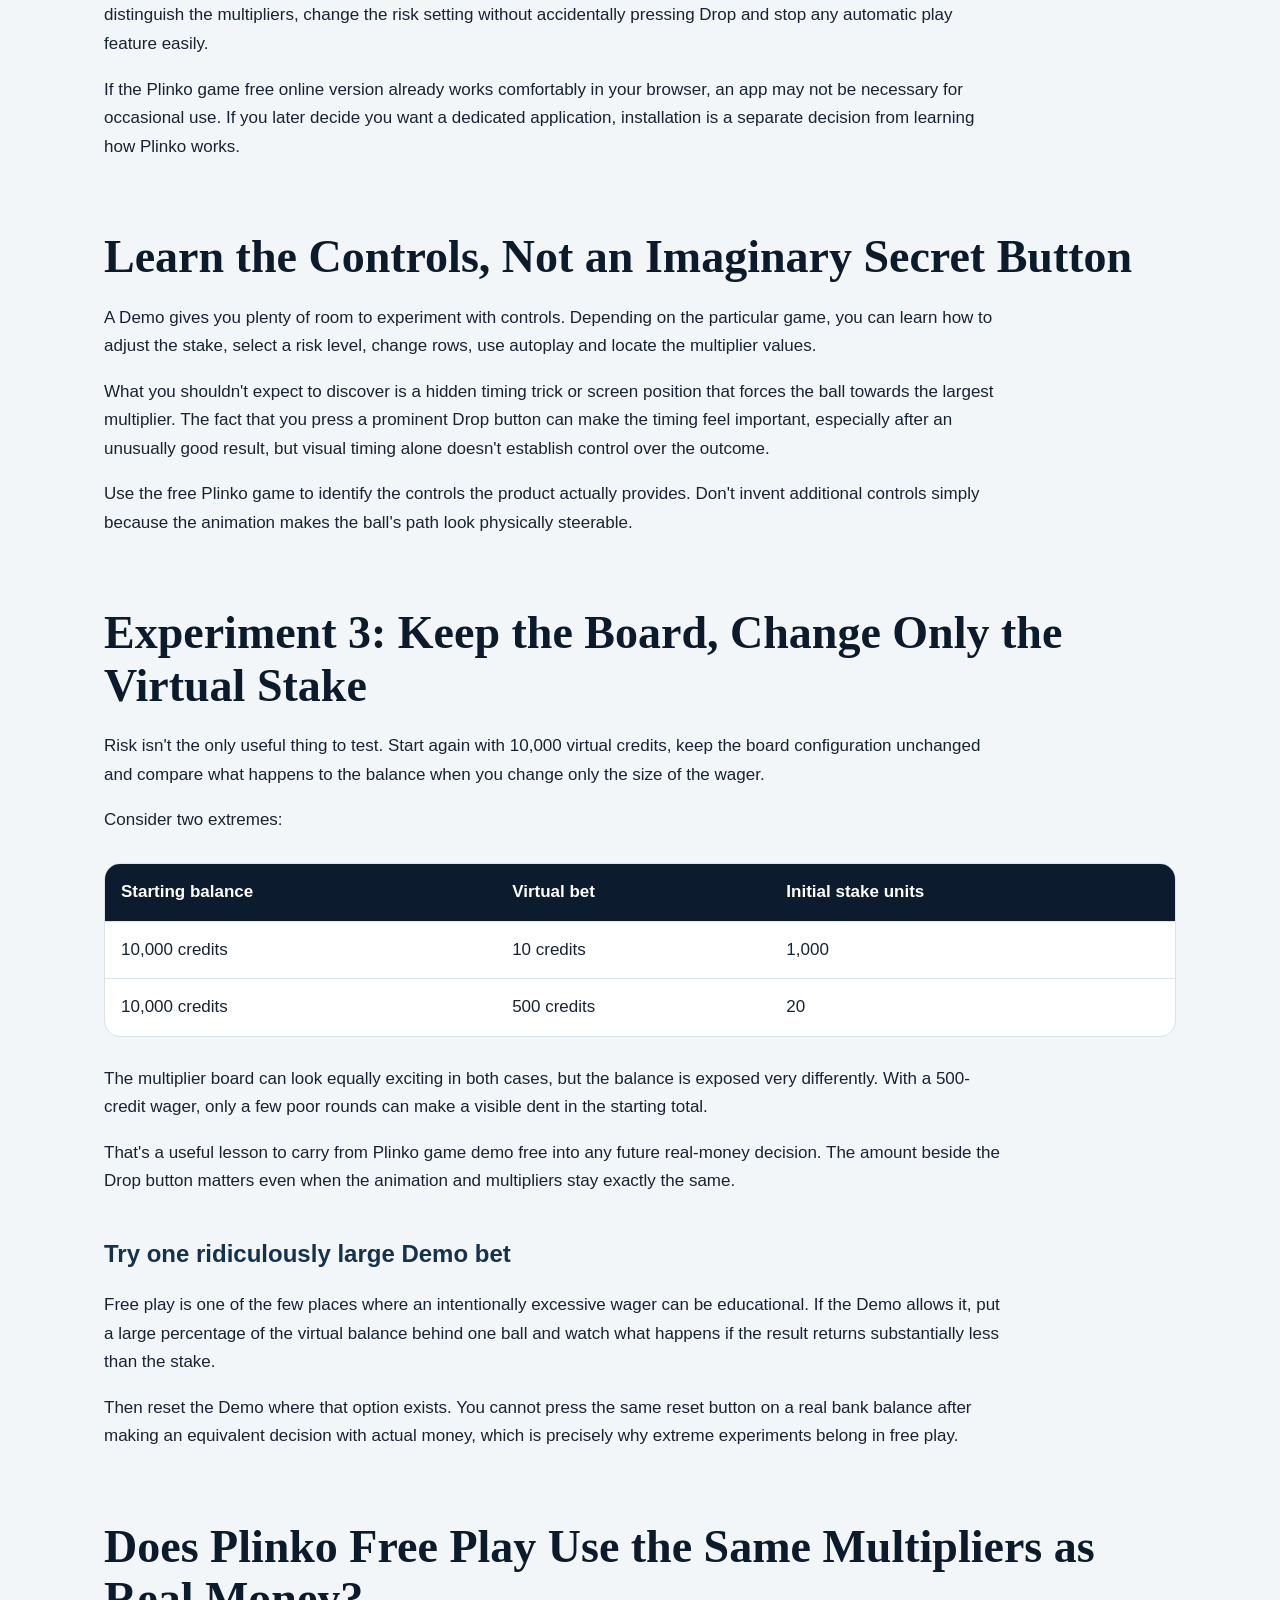
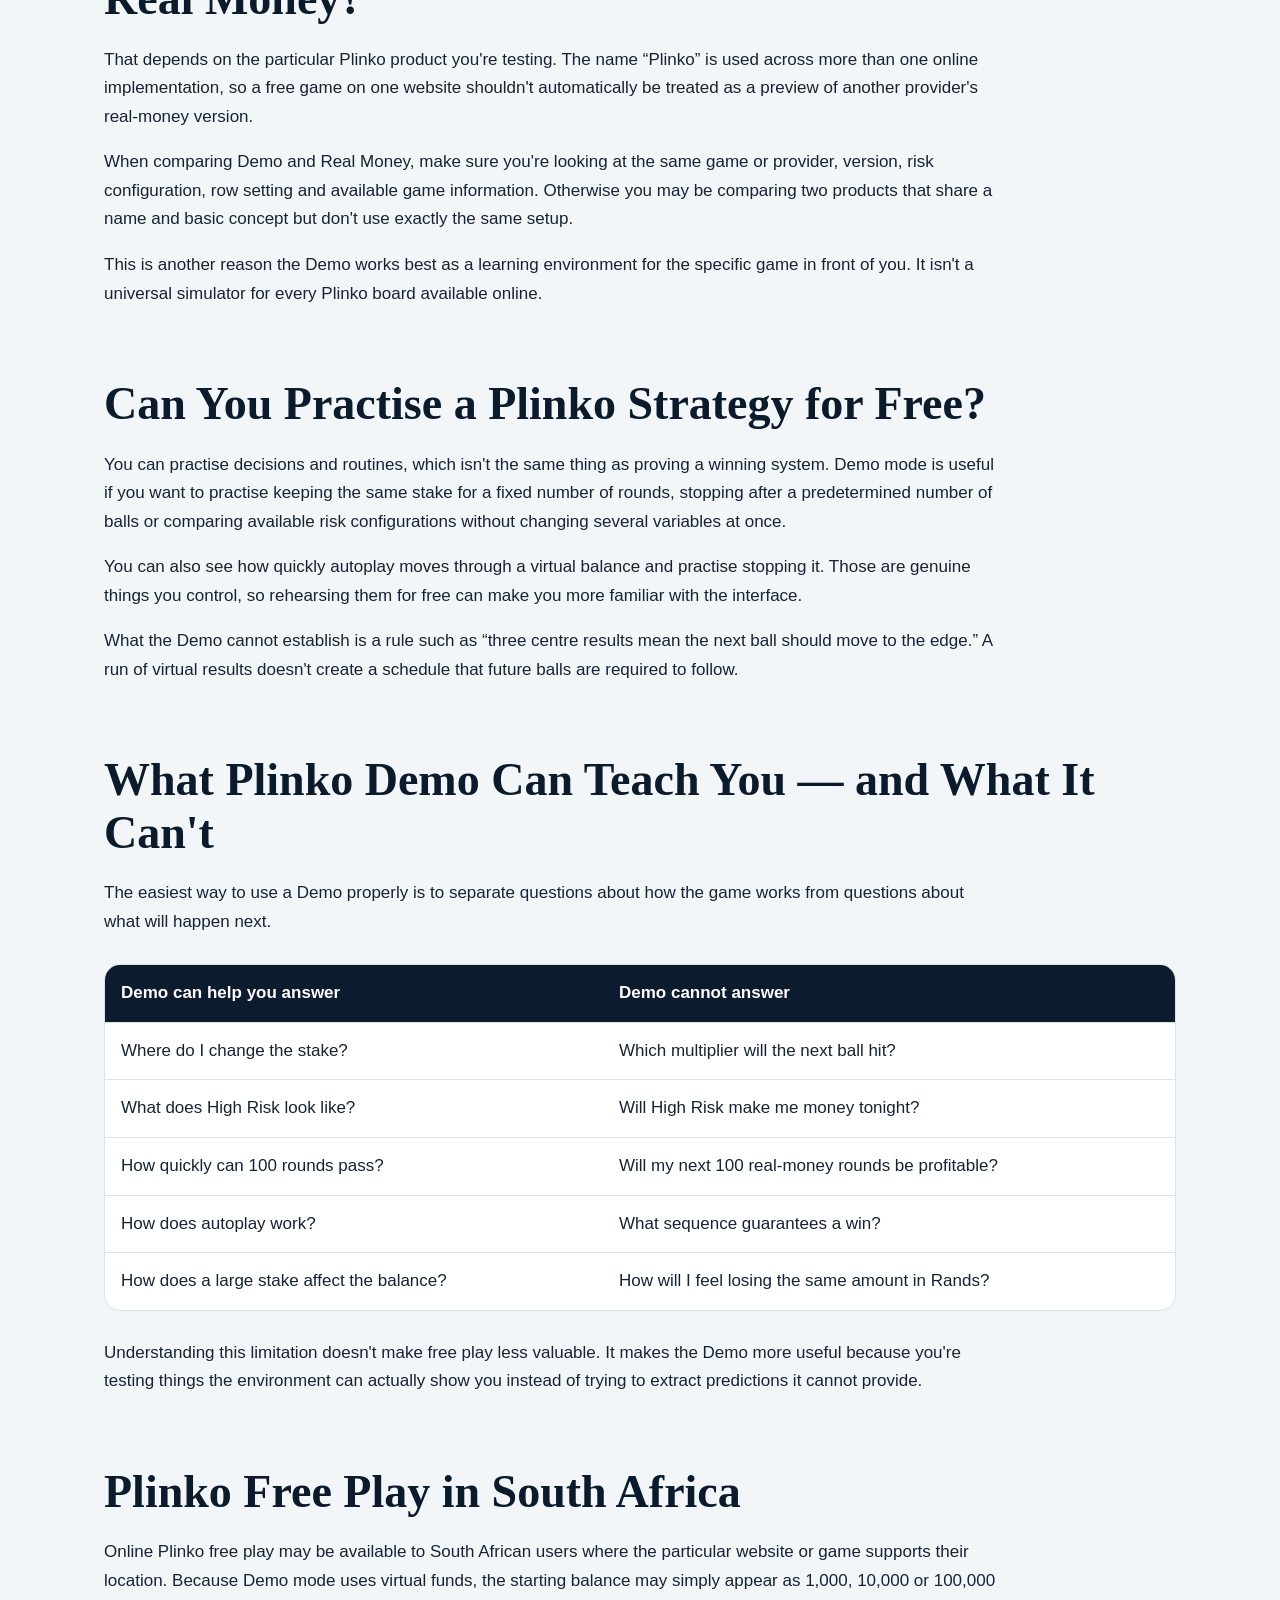
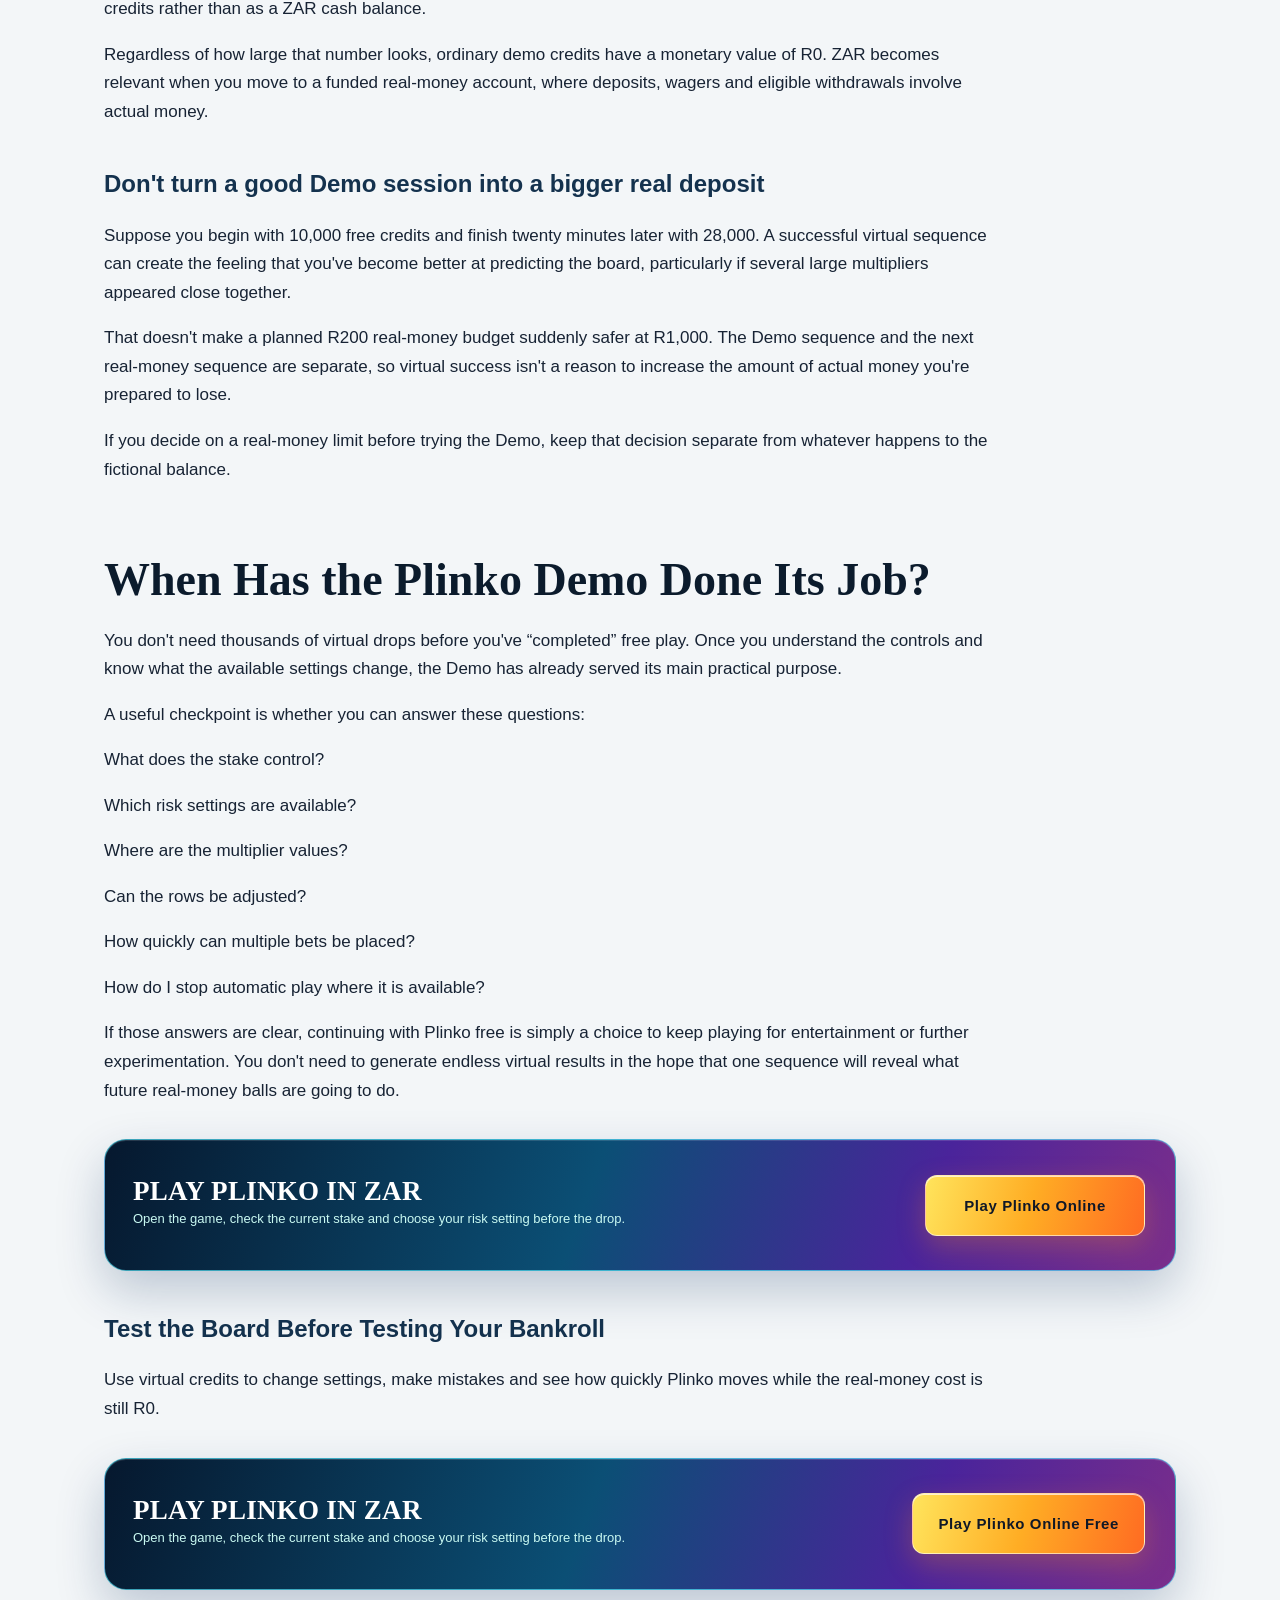
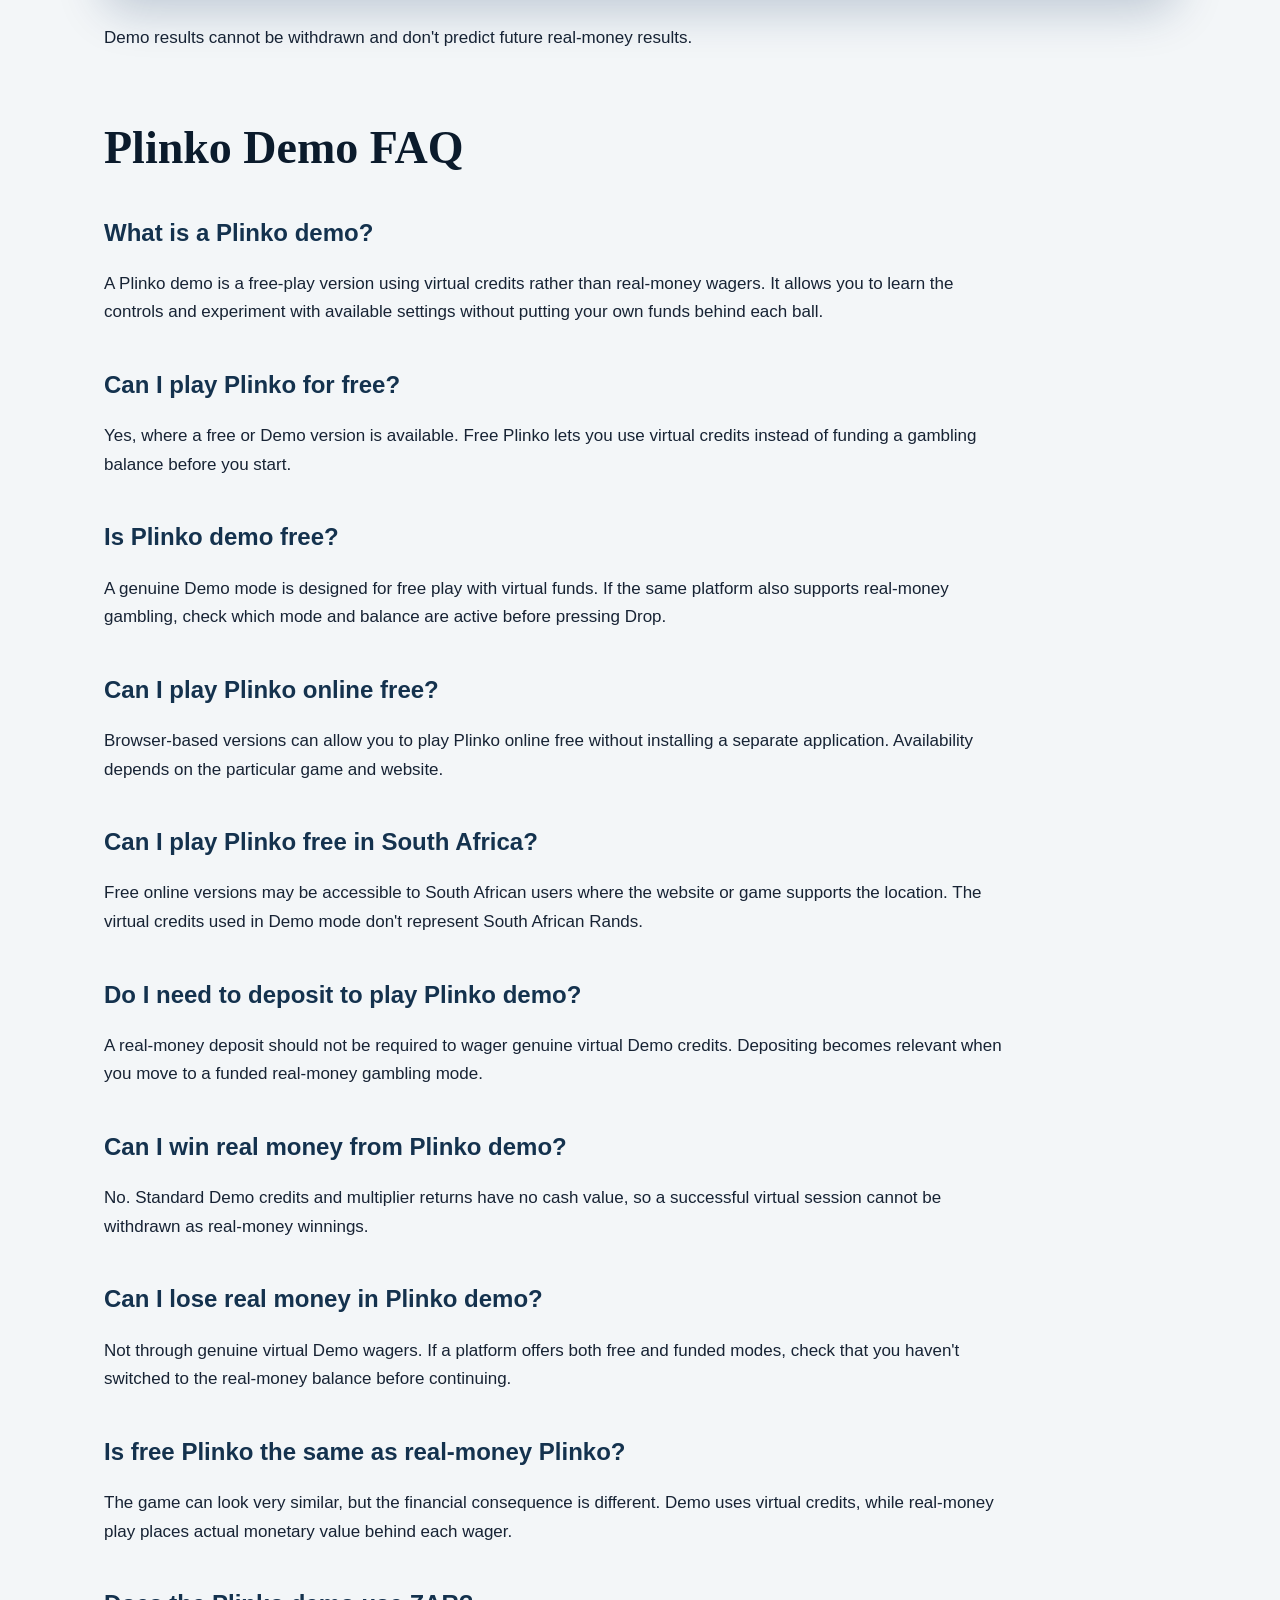
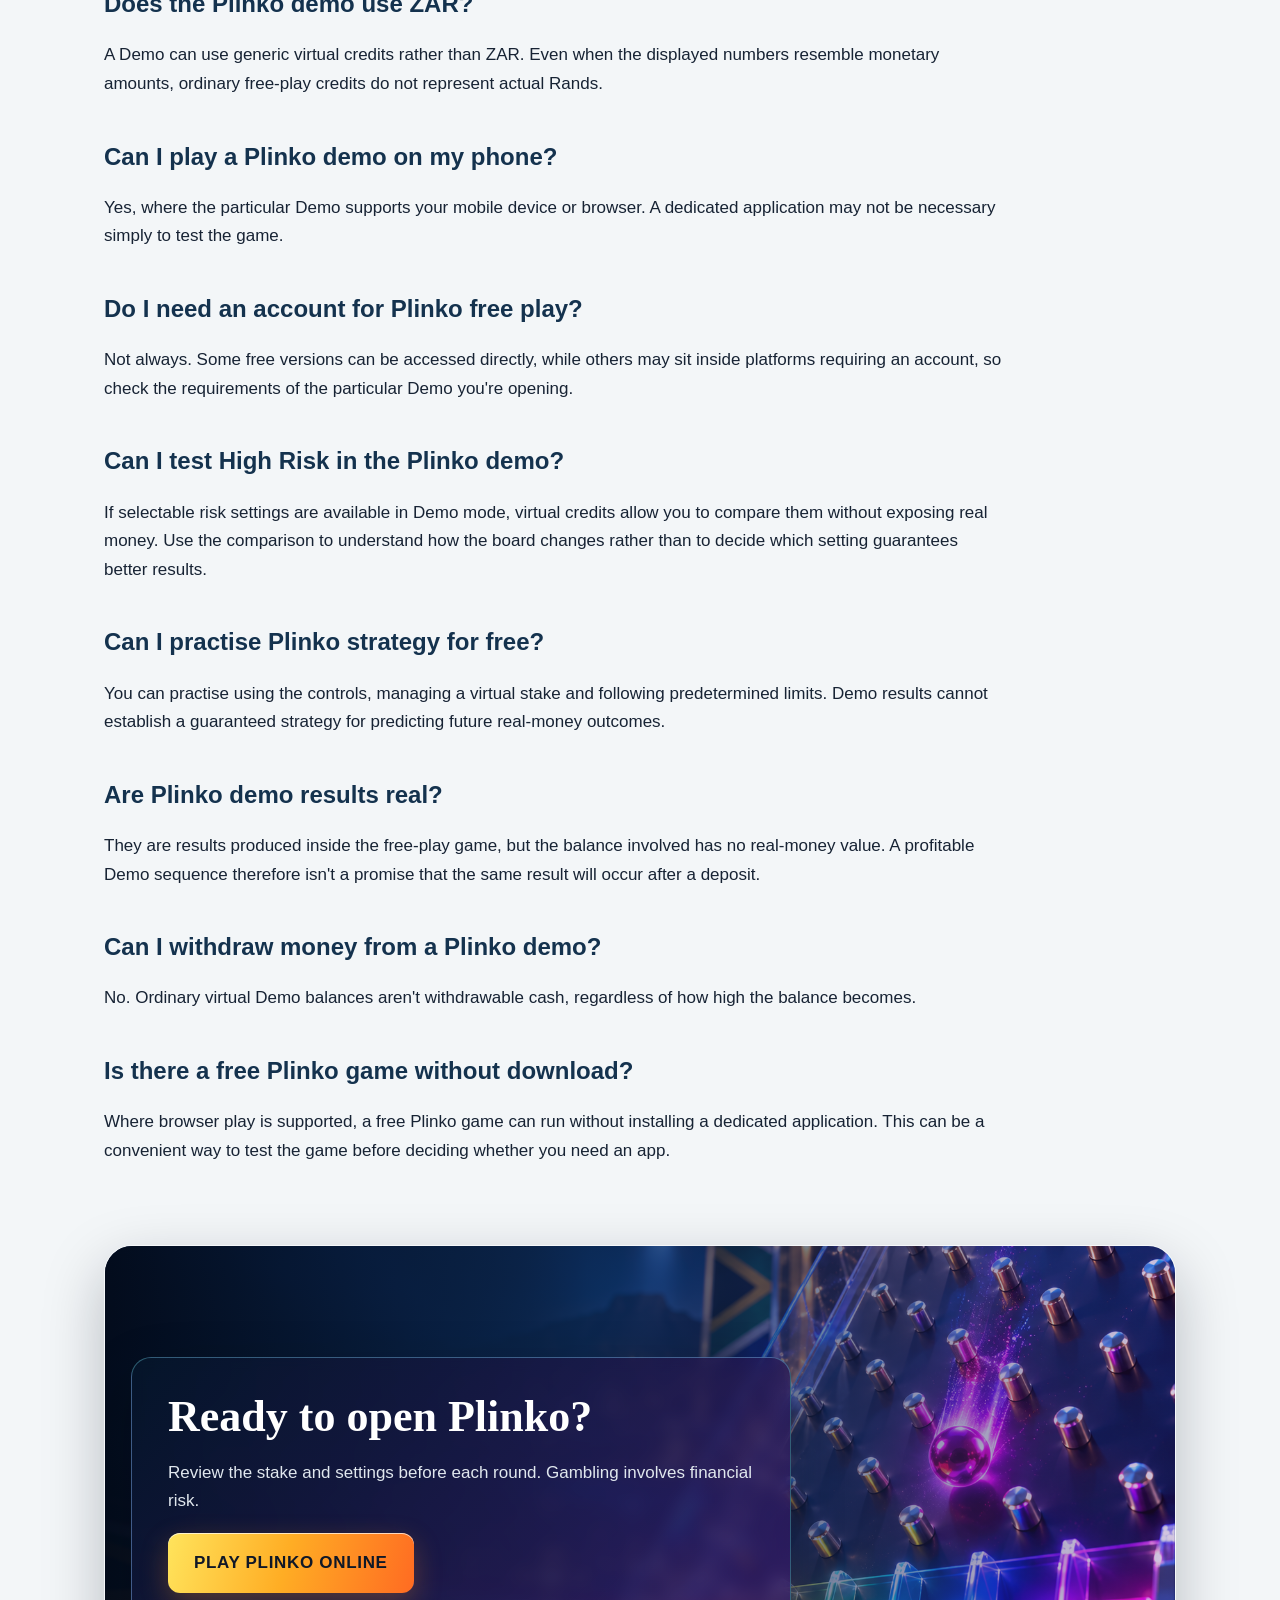
<file: plinko-demo/index.html>
<!doctype html><html lang="en-ZA"><head><meta charset="utf-8"><meta name="viewport" content="width=device-width,initial-scale=1"><meta name="google-site-verification" content="MWwVBuxHnVIAGl92lxP4zwSlVJyQmbd7JX7dwckepJs" /><title>Plinko Demo: Play Free Online in South Africa</title><meta name="description" content="Play a Plinko demo free online in South Africa. Test the board, multipliers and risk settings with virtual credits and no real-money deposit."><link rel="canonical" href="https://mamacitastexmex.com/plinko-demo/"><meta name="robots" content="index,follow"><meta property="og:title" content="Plinko Demo: Play Free Online in South Africa"><meta property="og:description" content="Play a Plinko demo free online in South Africa. Test the board, multipliers and risk settings with virtual credits and no real-money deposit."><meta property="og:type" content="website"><meta property="og:url" content="https://mamacitastexmex.com/plinko-demo/"><meta property="og:image" content="https://mamacitastexmex.com/assets/img/gameplay.png"><meta name="twitter:card" content="summary_large_image"><link rel="icon" href="/assets/img/favicon.png"><link rel="stylesheet" href="/assets/css/site.css"></head><body>
<header><div class="head"><a class="brand" href="/plinko-south-africa/"><img src="/assets/img/logo.png" alt="Plinko South Africa"></a><nav><a href="/plinko-south-africa/">Play Plinko</a><a href="/plinko-app-download/">App</a><a href="/plinko-real-money/">Real Money</a><a href="/plinko-withdrawal/">Withdraw</a><a href="/plinko-deposit/">Deposit</a><a href="/plinko-demo/">Demo</a><a href="/plinko-bonus/">Bonus</a></nav><a class="head-cta" href="/go/">PLAY</a></div></header>
<main><section class="hero"><img src="/assets/img/gameplay.png" alt="Plinko Demo: Play Free Online in South Africa"><div class="hero-shade"></div><div class="hero-copy"><span class="eyebrow">SOUTH AFRICA • ZAR • 18+</span><h1>Plinko Demo: Play Free Online in South Africa</h1><p>Play a Plinko demo free online in South Africa. Test the board, multipliers and risk settings with virtual credits and no real-money deposit.</p><a class="cta-button hero-btn" href="/go/">PLAY PLINKO</a></div></section>
<div class="top-offer"><div><small>REAL-MONEY ACCESS</small><strong>Plinko in ZAR</strong><span>Check operator terms, payments and availability before depositing.</span></div><a class="cta-button" href="/go/">OPEN PLINKO</a></div>
<article class="content"><p>Before depositing anything, spend a few minutes with the Plinko demo and deliberately experiment with the game. Use small virtual bets, then larger ones, change the risk setting where available and watch how quickly the balance can move when several balls are dropped in succession.</p>
<p>None of those demo credits are Rands, which is precisely what makes free play useful. You can make mistakes, test unfamiliar controls and restart without turning an experiment into a real financial loss.</p>
<div class="game-panel"><span>PLINKO • SOUTH AFRICA</span><b>Choose your stake, risk and rows</b><a class="cta-button" href="/go/">Open Plinko</a></div>
<div class="stat-grid"><div>Mode: Free Play</div><div>Balance: Virtual Credits</div><div>Deposit: Not Required</div><div>Real Money at Risk: R0</div></div>
<div class="inline-cta"><a class="cta-button" href="/go/">Play Plinko Free</a></div>
<p>Demo credits have no cash value and cannot be withdrawn.</p>
<nav class="toc"><strong>Try Plinko your way</strong><div><a href="#start-with-10-simple-drops">Start with 10 simple drops</a><a href="#what-a-plinko-demo-actually-is">What a Plinko demo actually is</a><a href="#what-you-can-learn-for-free">What you can learn for free</a><a href="#experiment-1-low-risk">Experiment 1: Low Risk</a><a href="#experiment-2-high-risk">Experiment 2: High Risk</a><a href="#demo-vs-real-money-plinko">Demo vs real-money Plinko</a><a href="#can-demo-winnings-be-withdrawn">Can demo winnings be withdrawn?</a><a href="#play-online-without-downloading">Play online without downloading</a><a href="#try-different-virtual-stakes">Try different virtual stakes</a><a href="#can-you-practise-a-strategy">Can you practise a strategy?</a><a href="#what-demo-cannot-teach-you">What Demo cannot teach you</a><a href="#free-plinko-in-south-africa">Free Plinko in South Africa</a><a href="#when-the-demo-has-done-its-job">When the Demo has done its job</a><a href="#frequently-asked-questions">Frequently asked questions</a></div></nav>
<h2 id="first-ten">Start with 10 Balls and Don&#x27;t Touch the Settings</h2>
<p>When people first open a Plinko demo game, there is a temptation to change everything immediately. Risk goes from Low to High, the stake moves up and down, rows are adjusted where available and the player starts reacting to every multiplier.</p>
<p>For your first ten balls, do the opposite. Pick one configuration, keep the same virtual stake and leave the risk and row settings alone so you can concentrate on how the board actually works.</p>
<p>Watch where the balls finish and how the balance responds. You may see several ordinary multipliers, perhaps an unusual result and almost certainly enough variation to notice how quickly random outcomes can begin to feel like a pattern.</p>
<p>Ten balls can teach you where the controls are and how a round behaves. They cannot establish a guaranteed method for predicting Ball 11.</p>
<h2 id="what-is-demo">What Exactly Is a Plinko Demo?</h2>
<p>A Plinko game demo is a free-play version using virtual credits instead of money from a funded gambling balance. You still have a board, a ball, pins and multiplier positions, but the numbers being wagered do not represent cash from your bank account.</p>
<p>Suppose the game gives you 10,000 demo credits and a series of favourable results takes the balance to 25,000. Inside the simulation you&#x27;ve gained 15,000 credits, but you haven&#x27;t made R15,000 and there is no R15,000 waiting to be withdrawn.</p>
<p>That&#x27;s the useful trade-off with Demo mode. The balance has no cash value, but that also means you can experiment without putting actual Rands behind every decision.</p>
<h3>Can you play Plinko for free?</h3>
<p>Where a free version is available, yes. Free Plinko normally lets you explore the game using virtual funds without making a real-money deposit first.</p>
<p>For a new player, that&#x27;s enough to answer practical questions such as:</p>
<p>Where is the stake control?</p>
<p>Which risk levels are available?</p>
<p>Can the number of rows be changed?</p>
<p>Where are the larger multipliers positioned?</p>
<p>How quickly does one round finish?</p>
<p>Does this version provide automatic or rapid play?</p>
<p>Learning those things while the cost is R0 is very different from discovering them after depositing R500. Free play is therefore most useful when you treat it as a place to learn rather than a source of imaginary winnings.</p>
<h2 id="your-demo-balance-is-not-a-bankroll">Your Demo Balance Is Not a Bankroll</h2>
<p>Large numbers can become surprisingly convincing once you&#x27;ve watched them rise and fall for a while. A Plinko free demo starting with 10,000 credits might reach 14,500 after several successful rounds, but that increase exists only inside the free-play environment.</p>
<p>You cannot send those 14,500 credits to a bank account, automatically convert them into R14,500 or withdraw them after landing a large multiplier. They exist so that the game can simulate wagers and returns without exposing your real-money balance.</p>
<p>This distinction remains important even when Demo and Real Money use almost identical graphics. Always check which mode and which balance are active before pressing Drop.</p>
<h2 id="learn">Turn Free Plinko into a Small Experiment</h2>
<p>Randomly pressing Drop for half an hour will show you the animation, but you can learn more by changing one thing at a time. The goal isn&#x27;t to discover a winning sequence; it&#x27;s to understand what each available setting actually changes.</p>
<p>Start with the risk configuration if your version of Plinko allows it. Run one short test, reset where possible and then compare it with another configuration while keeping the virtual stake unchanged.</p>
<h2 id="low-risk">Experiment 1: Play 20 Balls on Low Risk</h2>
<p>Choose the lower-risk setting where available and select a virtual stake you&#x27;re comfortable keeping unchanged. Record the starting balance, play 20 balls, and then look at the balance again.</p>
<p>During those twenty rounds, resist the urge to increase the stake after a loss or change the configuration after an exciting result. You&#x27;re trying to observe one uninterrupted sequence rather than continually rewriting the experiment in response to whatever just happened.</p>
<p>Pay attention to the multiplier layout as well as the final balance. The useful question isn&#x27;t simply whether your virtual credits went up or down, but how the board is structured under that risk setting.</p>
<h2 id="high-risk">Experiment 2: Keep the Bet, Switch to High Risk</h2>
<p>Now reset the test where possible, keep the same virtual stake and move to a higher-risk configuration. Play another twenty balls without changing the settings halfway through.</p>
<p>Look at where the largest multipliers appear and what happens to the values elsewhere on the board. The experience may feel very different because you&#x27;re looking at a more volatile configuration rather than simply a bigger version of Low Risk.</p>
<p>Suppose your two tests finish like this:</p>
<div class="table-wrap"><table><thead><tr><th>Test</th><th>Starting balance</th><th>Balance after 20 balls</th></tr></thead><tbody><tr><td>Low Risk</td><td>10,000 credits</td><td>10,600 credits</td></tr><tr><td>High Risk</td><td>10,000 credits</td><td>14,200 credits</td></tr></tbody></table></div>
<p>It would be easy to look at those two short sequences and conclude that High Risk is “better”. Run the same experiment again, however, and random results can produce a completely different comparison.</p>
<p>That&#x27;s an important lesson from Plinko demo free play. Demo is useful for seeing how settings change the game, but a short virtual session cannot prove which configuration will make money in future rounds.</p>
<h2 id="demo-vs-real">Plinko Demo vs Real Money: Same Board, Very Different Balance</h2>
<p>The visual experience can be similar enough that switching modes doesn&#x27;t feel dramatic. Financially, though, Demo and real-money Plinko are fundamentally different.</p>
<div class="table-wrap"><table><thead><tr><th></th><th>Plinko Demo</th><th>Real-Money Plinko</th></tr></thead><tbody><tr><td>Balance</td><td>Virtual credits</td><td>Real account funds</td></tr><tr><td>Deposit required</td><td>No</td><td>Required for cash wagers</td></tr><tr><td>Stake</td><td>Virtual</td><td>Has monetary value</td></tr><tr><td>Multipliers</td><td>Apply to simulated wagers</td><td>Apply to real wagers</td></tr><tr><td>Real financial loss</td><td>No</td><td>Possible</td></tr><tr><td>Withdrawal</td><td>Not available for demo credits</td><td>Eligible funds may be withdrawn through the operator</td></tr><tr><td>Best use</td><td>Learning and experimenting</td><td>Real-money gambling</td></tr></tbody></table></div>
<p>The Demo can teach you where the stake selector is, what the board looks like under different settings and how quickly several rounds can pass. It cannot reproduce the psychological effect of seeing your own R500 become R300.</p>
<p>That difference is one reason virtual success should remain separate from decisions about a real-money budget. Being relaxed with 10,000 fictional credits doesn&#x27;t tell you how you&#x27;ll respond when the balance represents your own Rands.</p>
<h2 id="demo-winnings">Can You Win Real Money in Plinko Demo?</h2>
<p>Standard Demo credits don&#x27;t become real money simply because you hit a large multiplier. Imagine placing a virtual 100-credit bet, landing 50x and receiving a 5,000-credit return; the result may look impressive, but its cash value remains R0.</p>
<p>A Plinko free demo is designed to simulate the game rather than produce withdrawable winnings. If you want to place monetary wagers and potentially receive eligible real-money returns, that happens through a funded gambling account and is a separate mode.</p>
<h3>Can you lose real money in free Plinko?</h3>
<p>Not through genuine virtual demo wagers. Your simulated balance can fall from 10,000 credits to zero without removing Rands from your bank account.</p>
<p>The important qualification is to make sure you are actually still in free mode. Some platforms can offer Demo and Real Money from similar interfaces, so check the active balance and mode rather than assuming the familiar-looking board is still using virtual credits.</p>
<div class="inline-cta"><a class="cta-button" href="/go/">Play Plinko Online</a></div>
<h3>Never Played Plinko Before?</h3>
<p>Use the free version to learn the controls, compare available risk settings and see how quickly a session moves before deciding whether real-money play interests you.</p>
<div class="inline-cta"><a class="cta-button" href="/go/">Play Plinko Demo Free</a></div>
<p>Free-play credits have no monetary value. 18+ for real-money gambling.</p>
<h2 id="browser">Play Plinko Online Free Without Installing Anything</h2>
<p>A Plinko demo online can run directly in a compatible browser where web play is supported. If your only goal is to test the board, that means you may not need an APK or dedicated casino application at all.</p>
<p>Open the Demo, let the game load and start with the virtual balance provided. A browser-based free Plinko online session is particularly convenient when you want to explore the game without committing to software that you may not use afterwards.</p>
<p>The same applies on mobile where the Demo supports your device. Before installing an app, open the free version in your phone&#x27;s browser and check whether the controls, multiplier values and board are comfortable to use on the smaller screen.</p>
<h3>Check the mobile controls while the money is still virtual</h3>
<p>Mobile free play is a useful opportunity to test things that seem trivial on desktop. Check whether you can clearly distinguish the multipliers, change the risk setting without accidentally pressing Drop and stop any automatic play feature easily.</p>
<p>If the Plinko game free online version already works comfortably in your browser, an app may not be necessary for occasional use. If you later decide you want a dedicated application, installation is a separate decision from learning how Plinko works.</p>
<h2 id="learn-the-controls-not-an-imaginary-secret-button">Learn the Controls, Not an Imaginary Secret Button</h2>
<p>A Demo gives you plenty of room to experiment with controls. Depending on the particular game, you can learn how to adjust the stake, select a risk level, change rows, use autoplay and locate the multiplier values.</p>
<p>What you shouldn&#x27;t expect to discover is a hidden timing trick or screen position that forces the ball towards the largest multiplier. The fact that you press a prominent Drop button can make the timing feel important, especially after an unusually good result, but visual timing alone doesn&#x27;t establish control over the outcome.</p>
<p>Use the free Plinko game to identify the controls the product actually provides. Don&#x27;t invent additional controls simply because the animation makes the ball&#x27;s path look physically steerable.</p>
<h2 id="stakes">Experiment 3: Keep the Board, Change Only the Virtual Stake</h2>
<p>Risk isn&#x27;t the only useful thing to test. Start again with 10,000 virtual credits, keep the board configuration unchanged and compare what happens to the balance when you change only the size of the wager.</p>
<p>Consider two extremes:</p>
<div class="table-wrap"><table><thead><tr><th>Starting balance</th><th>Virtual bet</th><th>Initial stake units</th></tr></thead><tbody><tr><td>10,000 credits</td><td>10 credits</td><td>1,000</td></tr><tr><td>10,000 credits</td><td>500 credits</td><td>20</td></tr></tbody></table></div>
<p>The multiplier board can look equally exciting in both cases, but the balance is exposed very differently. With a 500-credit wager, only a few poor rounds can make a visible dent in the starting total.</p>
<p>That&#x27;s a useful lesson to carry from Plinko game demo free into any future real-money decision. The amount beside the Drop button matters even when the animation and multipliers stay exactly the same.</p>
<h3>Try one ridiculously large Demo bet</h3>
<p>Free play is one of the few places where an intentionally excessive wager can be educational. If the Demo allows it, put a large percentage of the virtual balance behind one ball and watch what happens if the result returns substantially less than the stake.</p>
<p>Then reset the Demo where that option exists. You cannot press the same reset button on a real bank balance after making an equivalent decision with actual money, which is precisely why extreme experiments belong in free play.</p>
<h2 id="does-plinko-free-play-use-the-same-multipliers-as-real-money">Does Plinko Free Play Use the Same Multipliers as Real Money?</h2>
<p>That depends on the particular Plinko product you&#x27;re testing. The name “Plinko” is used across more than one online implementation, so a free game on one website shouldn&#x27;t automatically be treated as a preview of another provider&#x27;s real-money version.</p>
<p>When comparing Demo and Real Money, make sure you&#x27;re looking at the same game or provider, version, risk configuration, row setting and available game information. Otherwise you may be comparing two products that share a name and basic concept but don&#x27;t use exactly the same setup.</p>
<p>This is another reason the Demo works best as a learning environment for the specific game in front of you. It isn&#x27;t a universal simulator for every Plinko board available online.</p>
<h2 id="strategy">Can You Practise a Plinko Strategy for Free?</h2>
<p>You can practise decisions and routines, which isn&#x27;t the same thing as proving a winning system. Demo mode is useful if you want to practise keeping the same stake for a fixed number of rounds, stopping after a predetermined number of balls or comparing available risk configurations without changing several variables at once.</p>
<p>You can also see how quickly autoplay moves through a virtual balance and practise stopping it. Those are genuine things you control, so rehearsing them for free can make you more familiar with the interface.</p>
<p>What the Demo cannot establish is a rule such as “three centre results mean the next ball should move to the edge.” A run of virtual results doesn&#x27;t create a schedule that future balls are required to follow.</p>
<h2 id="limits">What Plinko Demo Can Teach You — and What It Can&#x27;t</h2>
<p>The easiest way to use a Demo properly is to separate questions about how the game works from questions about what will happen next.</p>
<div class="table-wrap"><table><thead><tr><th>Demo can help you answer</th><th>Demo cannot answer</th></tr></thead><tbody><tr><td>Where do I change the stake?</td><td>Which multiplier will the next ball hit?</td></tr><tr><td>What does High Risk look like?</td><td>Will High Risk make me money tonight?</td></tr><tr><td>How quickly can 100 rounds pass?</td><td>Will my next 100 real-money rounds be profitable?</td></tr><tr><td>How does autoplay work?</td><td>What sequence guarantees a win?</td></tr><tr><td>How does a large stake affect the balance?</td><td>How will I feel losing the same amount in Rands?</td></tr></tbody></table></div>
<p>Understanding this limitation doesn&#x27;t make free play less valuable. It makes the Demo more useful because you&#x27;re testing things the environment can actually show you instead of trying to extract predictions it cannot provide.</p>
<h2 id="south-africa">Plinko Free Play in South Africa</h2>
<p>Online Plinko free play may be available to South African users where the particular website or game supports their location. Because Demo mode uses virtual funds, the starting balance may simply appear as 1,000, 10,000 or 100,000 credits rather than as a ZAR cash balance.</p>
<p>Regardless of how large that number looks, ordinary demo credits have a monetary value of R0. ZAR becomes relevant when you move to a funded real-money account, where deposits, wagers and eligible withdrawals involve actual money.</p>
<h3>Don&#x27;t turn a good Demo session into a bigger real deposit</h3>
<p>Suppose you begin with 10,000 free credits and finish twenty minutes later with 28,000. A successful virtual sequence can create the feeling that you&#x27;ve become better at predicting the board, particularly if several large multipliers appeared close together.</p>
<p>That doesn&#x27;t make a planned R200 real-money budget suddenly safer at R1,000. The Demo sequence and the next real-money sequence are separate, so virtual success isn&#x27;t a reason to increase the amount of actual money you&#x27;re prepared to lose.</p>
<p>If you decide on a real-money limit before trying the Demo, keep that decision separate from whatever happens to the fictional balance.</p>
<h2 id="when-to-stop">When Has the Plinko Demo Done Its Job?</h2>
<p>You don&#x27;t need thousands of virtual drops before you&#x27;ve “completed” free play. Once you understand the controls and know what the available settings change, the Demo has already served its main practical purpose.</p>
<p>A useful checkpoint is whether you can answer these questions:</p>
<p>What does the stake control?</p>
<p>Which risk settings are available?</p>
<p>Where are the multiplier values?</p>
<p>Can the rows be adjusted?</p>
<p>How quickly can multiple bets be placed?</p>
<p>How do I stop automatic play where it is available?</p>
<p>If those answers are clear, continuing with Plinko free is simply a choice to keep playing for entertainment or further experimentation. You don&#x27;t need to generate endless virtual results in the hope that one sequence will reveal what future real-money balls are going to do.</p>
<div class="inline-cta"><a class="cta-button" href="/go/">Play Plinko Online</a></div>
<h3>Test the Board Before Testing Your Bankroll</h3>
<p>Use virtual credits to change settings, make mistakes and see how quickly Plinko moves while the real-money cost is still R0.</p>
<div class="inline-cta"><a class="cta-button" href="/go/">Play Plinko Online Free</a></div>
<p>Demo results cannot be withdrawn and don&#x27;t predict future real-money results.</p>
<h2 id="faq">Plinko Demo FAQ</h2>
<h3>What is a Plinko demo?</h3>
<p>A Plinko demo is a free-play version using virtual credits rather than real-money wagers. It allows you to learn the controls and experiment with available settings without putting your own funds behind each ball.</p>
<h3>Can I play Plinko for free?</h3>
<p>Yes, where a free or Demo version is available. Free Plinko lets you use virtual credits instead of funding a gambling balance before you start.</p>
<h3>Is Plinko demo free?</h3>
<p>A genuine Demo mode is designed for free play with virtual funds. If the same platform also supports real-money gambling, check which mode and balance are active before pressing Drop.</p>
<h3>Can I play Plinko online free?</h3>
<p>Browser-based versions can allow you to play Plinko online free without installing a separate application. Availability depends on the particular game and website.</p>
<h3>Can I play Plinko free in South Africa?</h3>
<p>Free online versions may be accessible to South African users where the website or game supports the location. The virtual credits used in Demo mode don&#x27;t represent South African Rands.</p>
<h3>Do I need to deposit to play Plinko demo?</h3>
<p>A real-money deposit should not be required to wager genuine virtual Demo credits. Depositing becomes relevant when you move to a funded real-money gambling mode.</p>
<h3>Can I win real money from Plinko demo?</h3>
<p>No. Standard Demo credits and multiplier returns have no cash value, so a successful virtual session cannot be withdrawn as real-money winnings.</p>
<h3>Can I lose real money in Plinko demo?</h3>
<p>Not through genuine virtual Demo wagers. If a platform offers both free and funded modes, check that you haven&#x27;t switched to the real-money balance before continuing.</p>
<h3>Is free Plinko the same as real-money Plinko?</h3>
<p>The game can look very similar, but the financial consequence is different. Demo uses virtual credits, while real-money play places actual monetary value behind each wager.</p>
<h3>Does the Plinko demo use ZAR?</h3>
<p>A Demo can use generic virtual credits rather than ZAR. Even when the displayed numbers resemble monetary amounts, ordinary free-play credits do not represent actual Rands.</p>
<h3>Can I play a Plinko demo on my phone?</h3>
<p>Yes, where the particular Demo supports your mobile device or browser. A dedicated application may not be necessary simply to test the game.</p>
<h3>Do I need an account for Plinko free play?</h3>
<p>Not always. Some free versions can be accessed directly, while others may sit inside platforms requiring an account, so check the requirements of the particular Demo you&#x27;re opening.</p>
<h3>Can I test High Risk in the Plinko demo?</h3>
<p>If selectable risk settings are available in Demo mode, virtual credits allow you to compare them without exposing real money. Use the comparison to understand how the board changes rather than to decide which setting guarantees better results.</p>
<h3>Can I practise Plinko strategy for free?</h3>
<p>You can practise using the controls, managing a virtual stake and following predetermined limits. Demo results cannot establish a guaranteed strategy for predicting future real-money outcomes.</p>
<h3>Are Plinko demo results real?</h3>
<p>They are results produced inside the free-play game, but the balance involved has no real-money value. A profitable Demo sequence therefore isn&#x27;t a promise that the same result will occur after a deposit.</p>
<h3>Can I withdraw money from a Plinko demo?</h3>
<p>No. Ordinary virtual Demo balances aren&#x27;t withdrawable cash, regardless of how high the balance becomes.</p>
<h3>Is there a free Plinko game without download?</h3>
<p>Where browser play is supported, a free Plinko game can run without installing a dedicated application. This can be a convenient way to test the game before deciding whether you need an app.</p><section class="visual-cta"><img src="/assets/img/cta.png" alt="Plinko board in South Africa" loading="lazy"><div><h2>Ready to open Plinko?</h2><p>Review the stake and settings before each round. Gambling involves financial risk.</p><a class="cta-button" href="/go/">PLAY PLINKO ONLINE</a></div></section></article></main>
<footer><div><img src="/assets/img/logo.png" alt="Plinko South Africa"><p>Independent informational guide for adult users in South Africa. Gambling involves financial risk.</p></div><div class="footer-links"><a href="/responsible-gaming/">Responsible Gaming</a><a href="/privacy-policy/">Privacy Policy</a><a href="/terms/">Terms</a></div><p class="age">18+</p></footer><script src="/assets/js/site.js"></script></body></html>
</file>
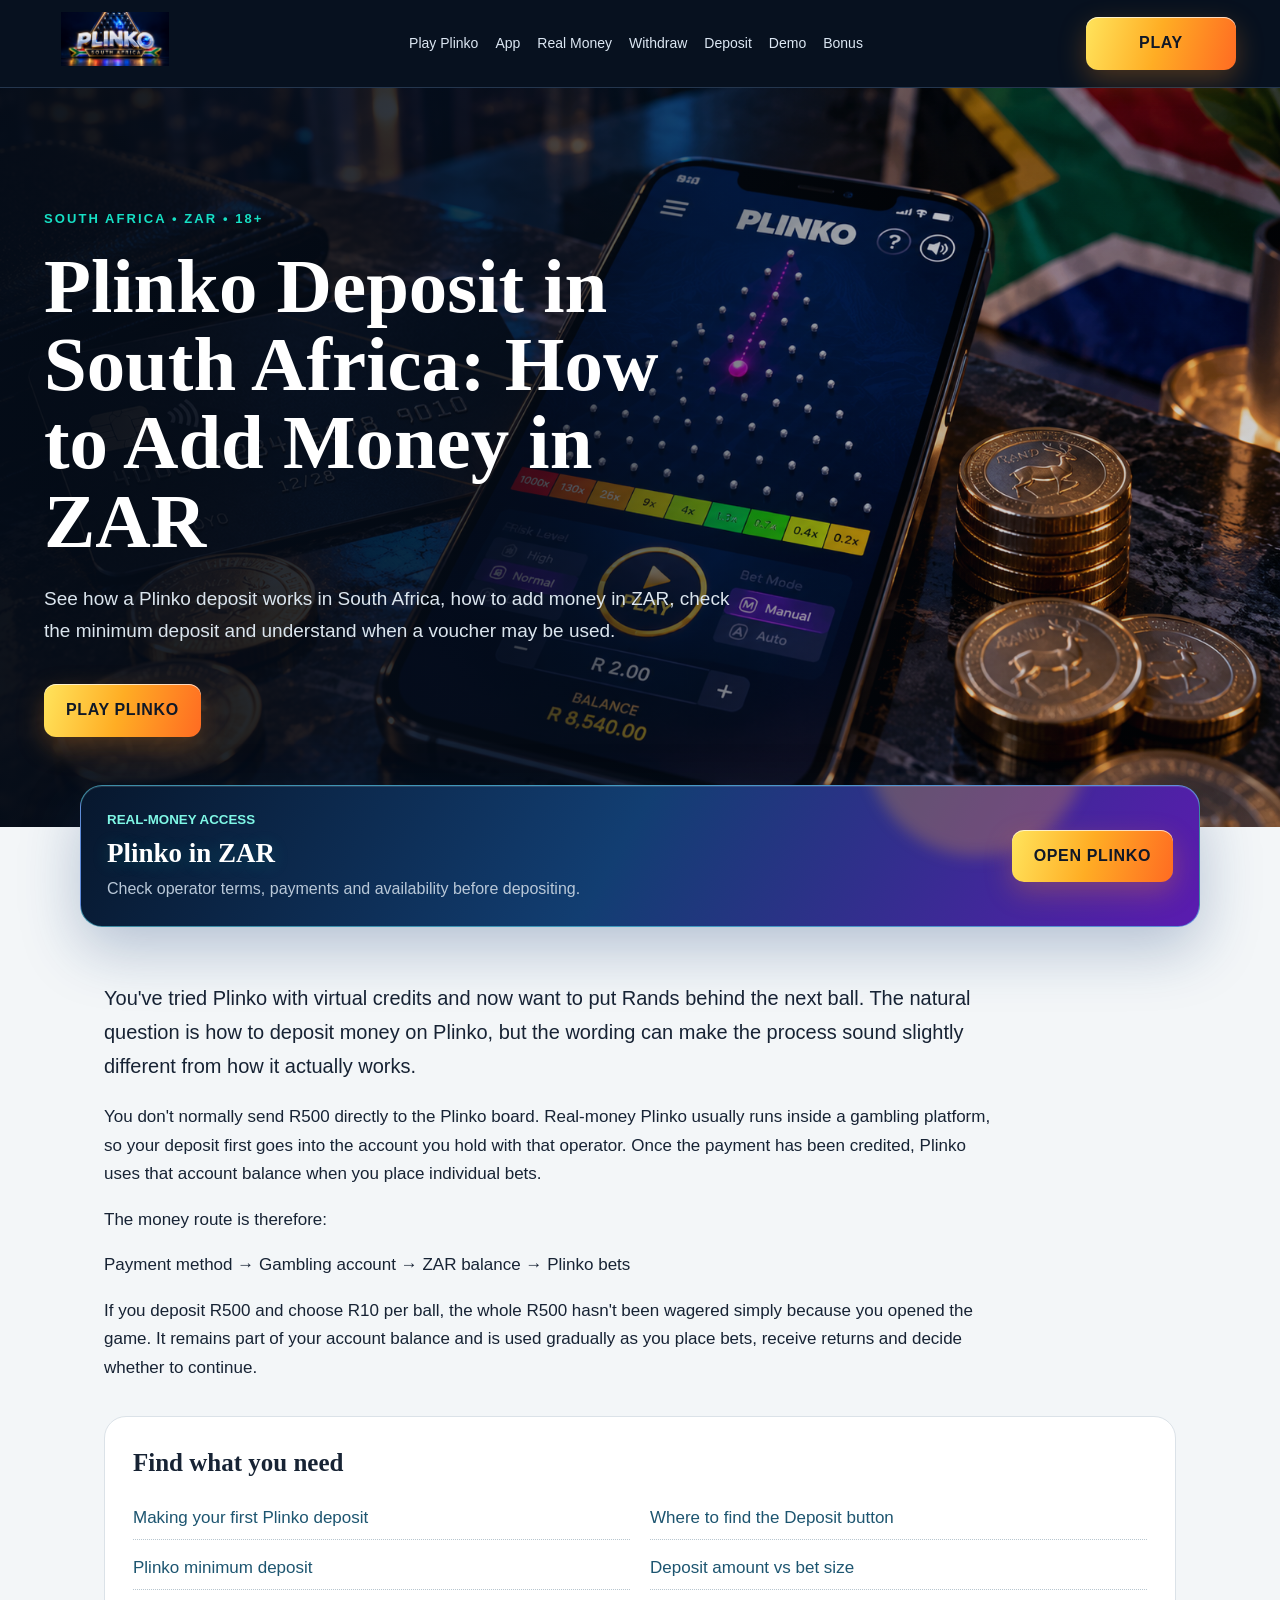
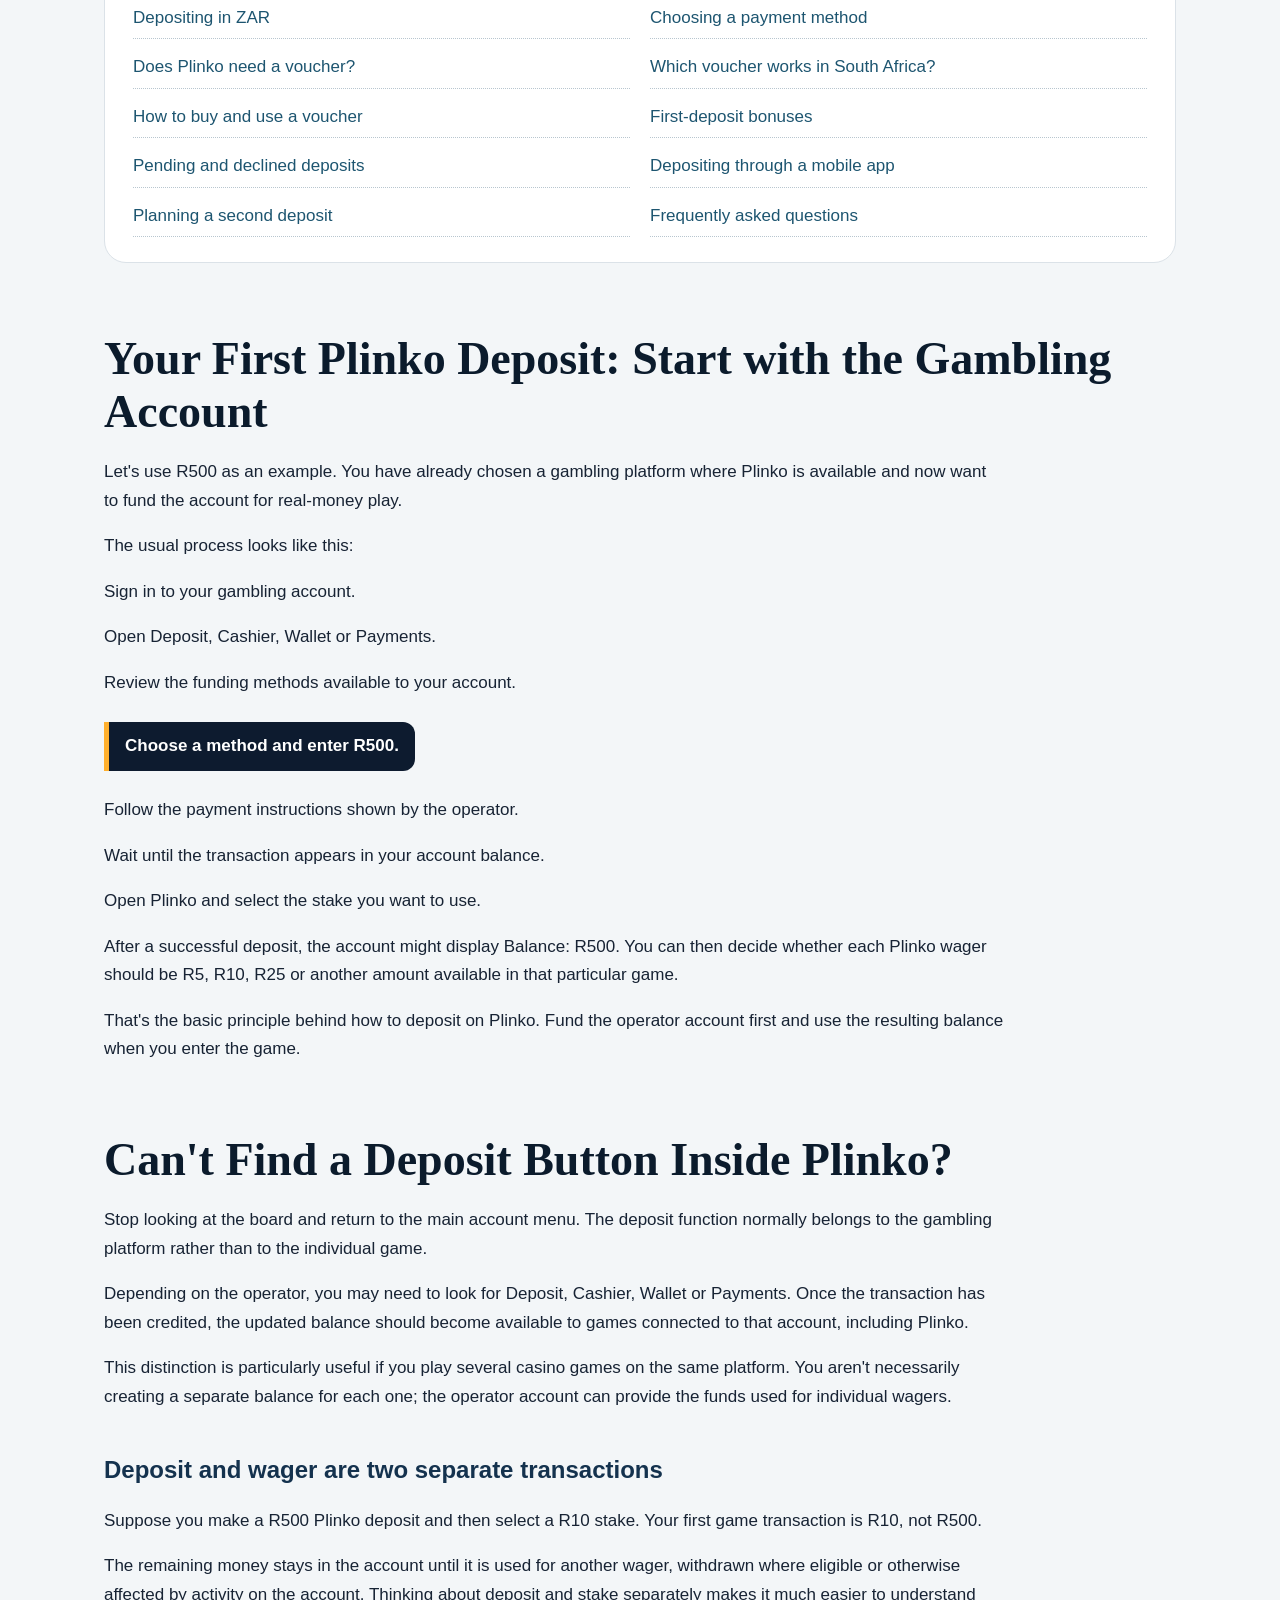
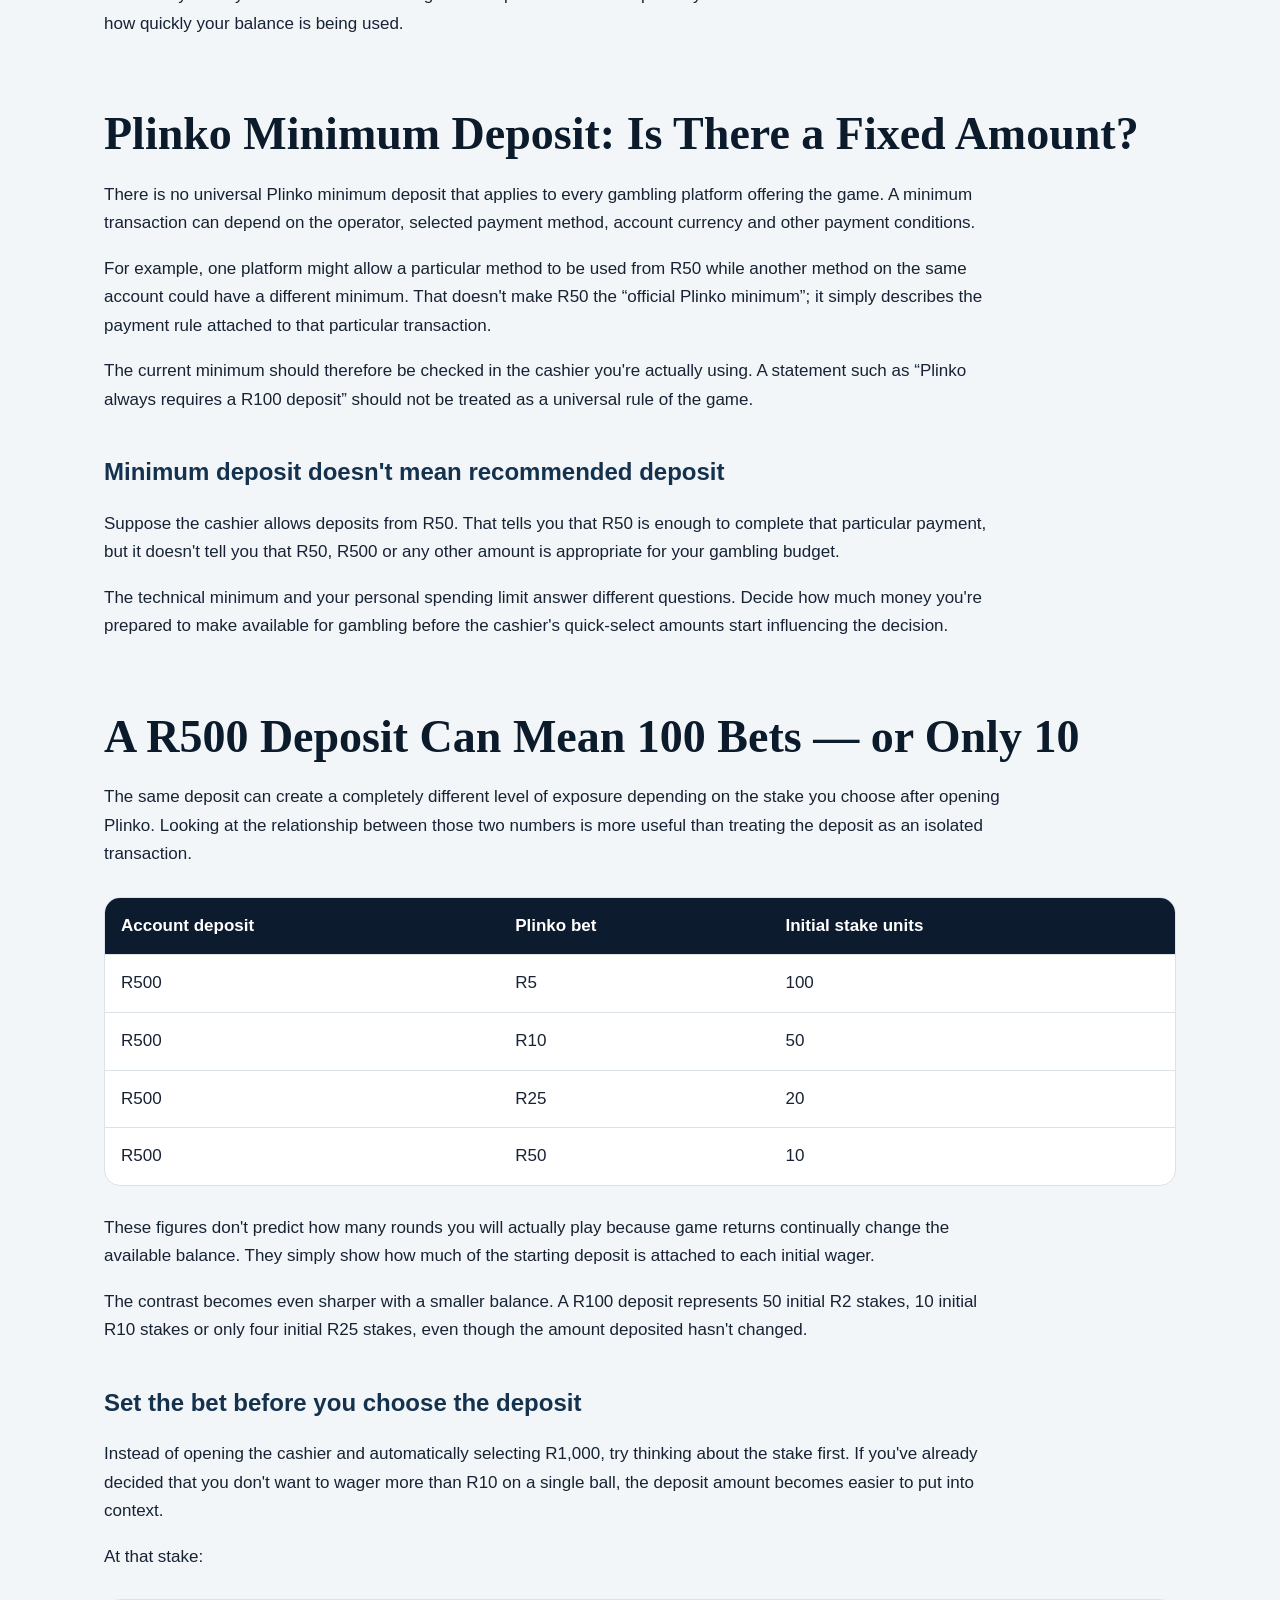
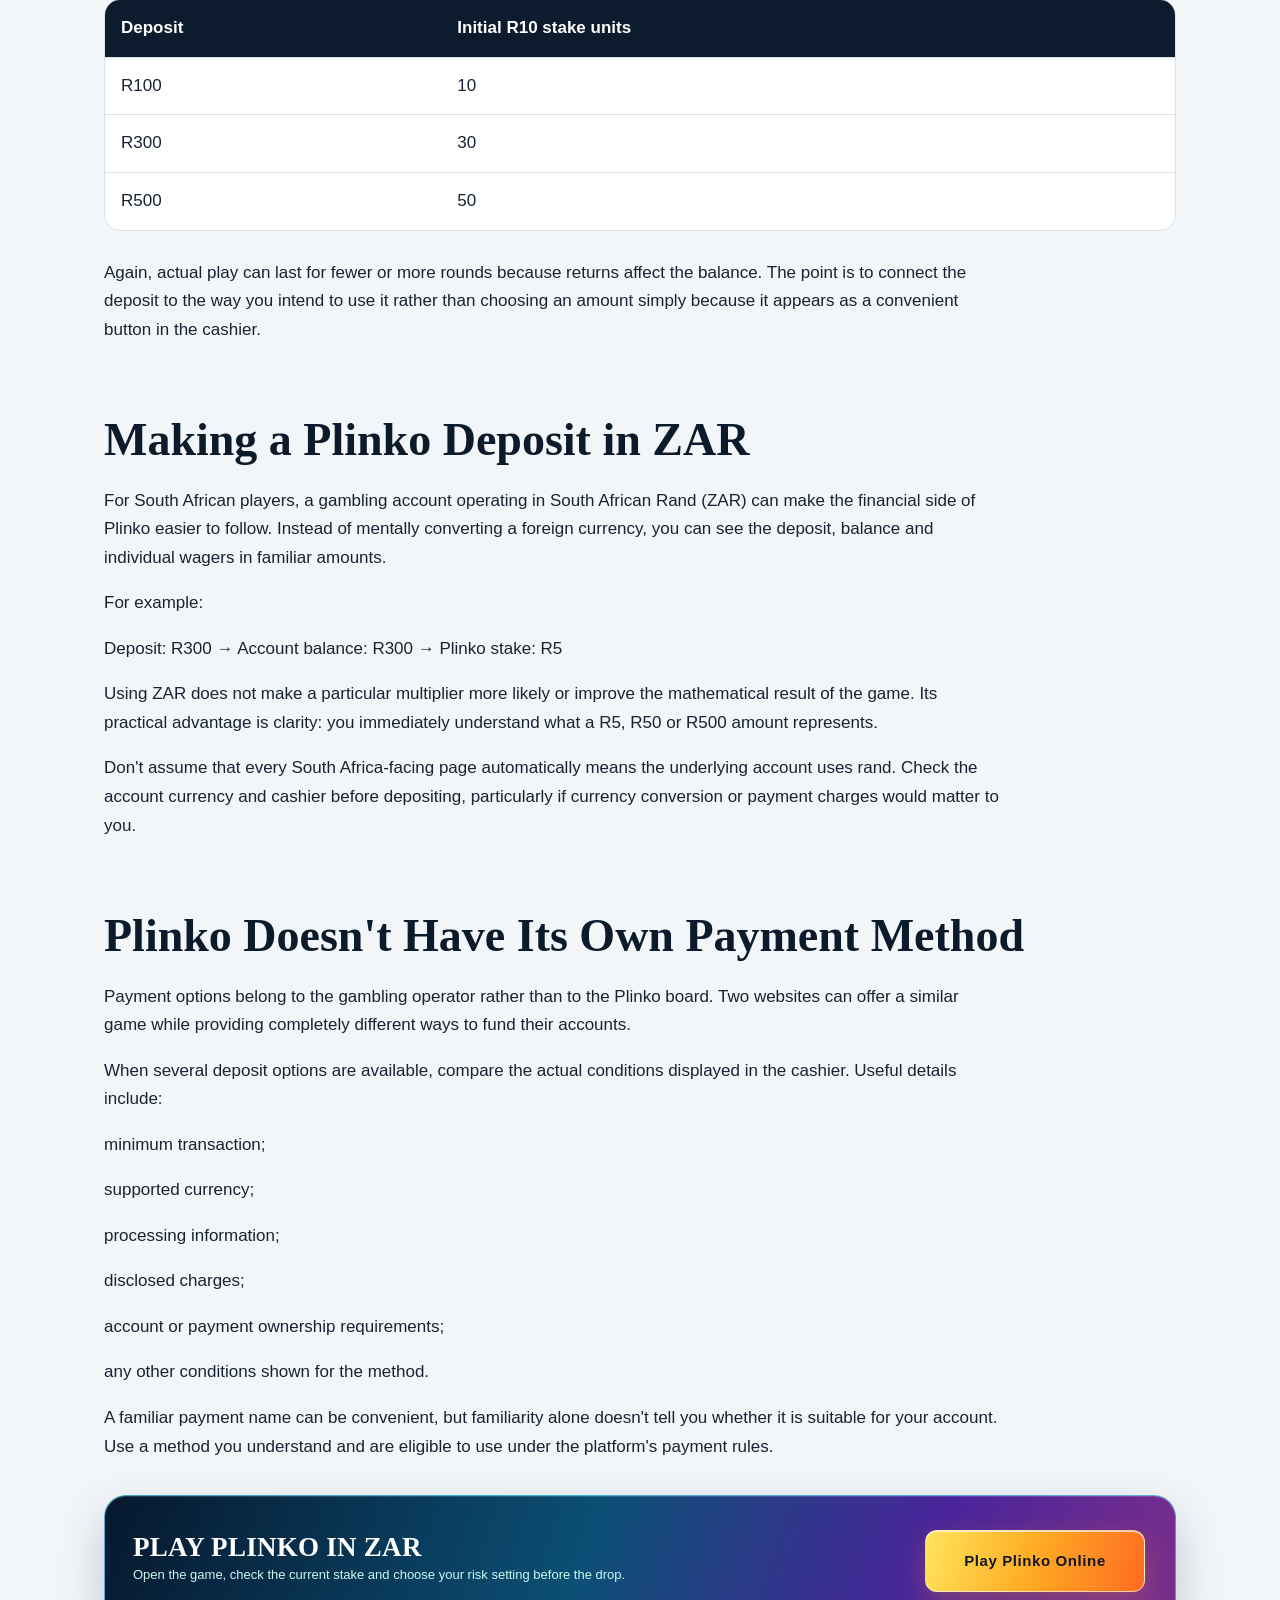
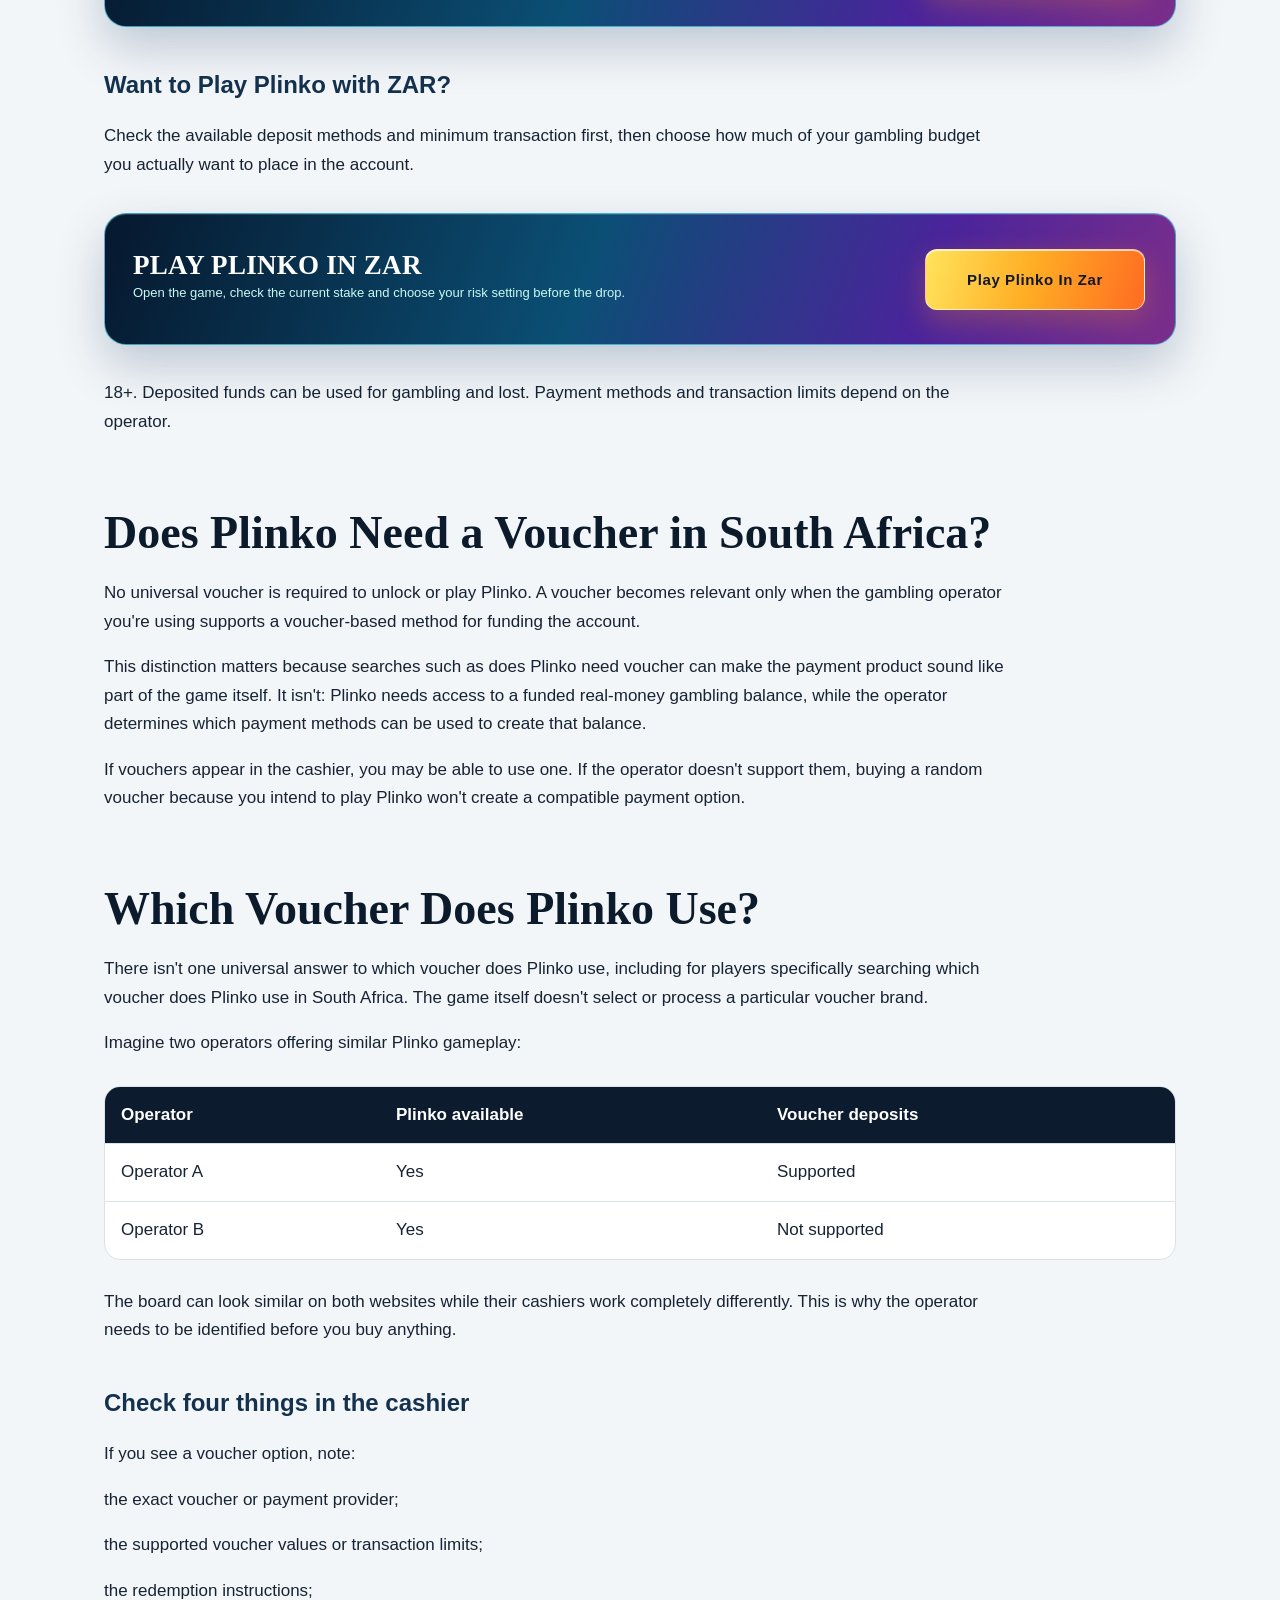
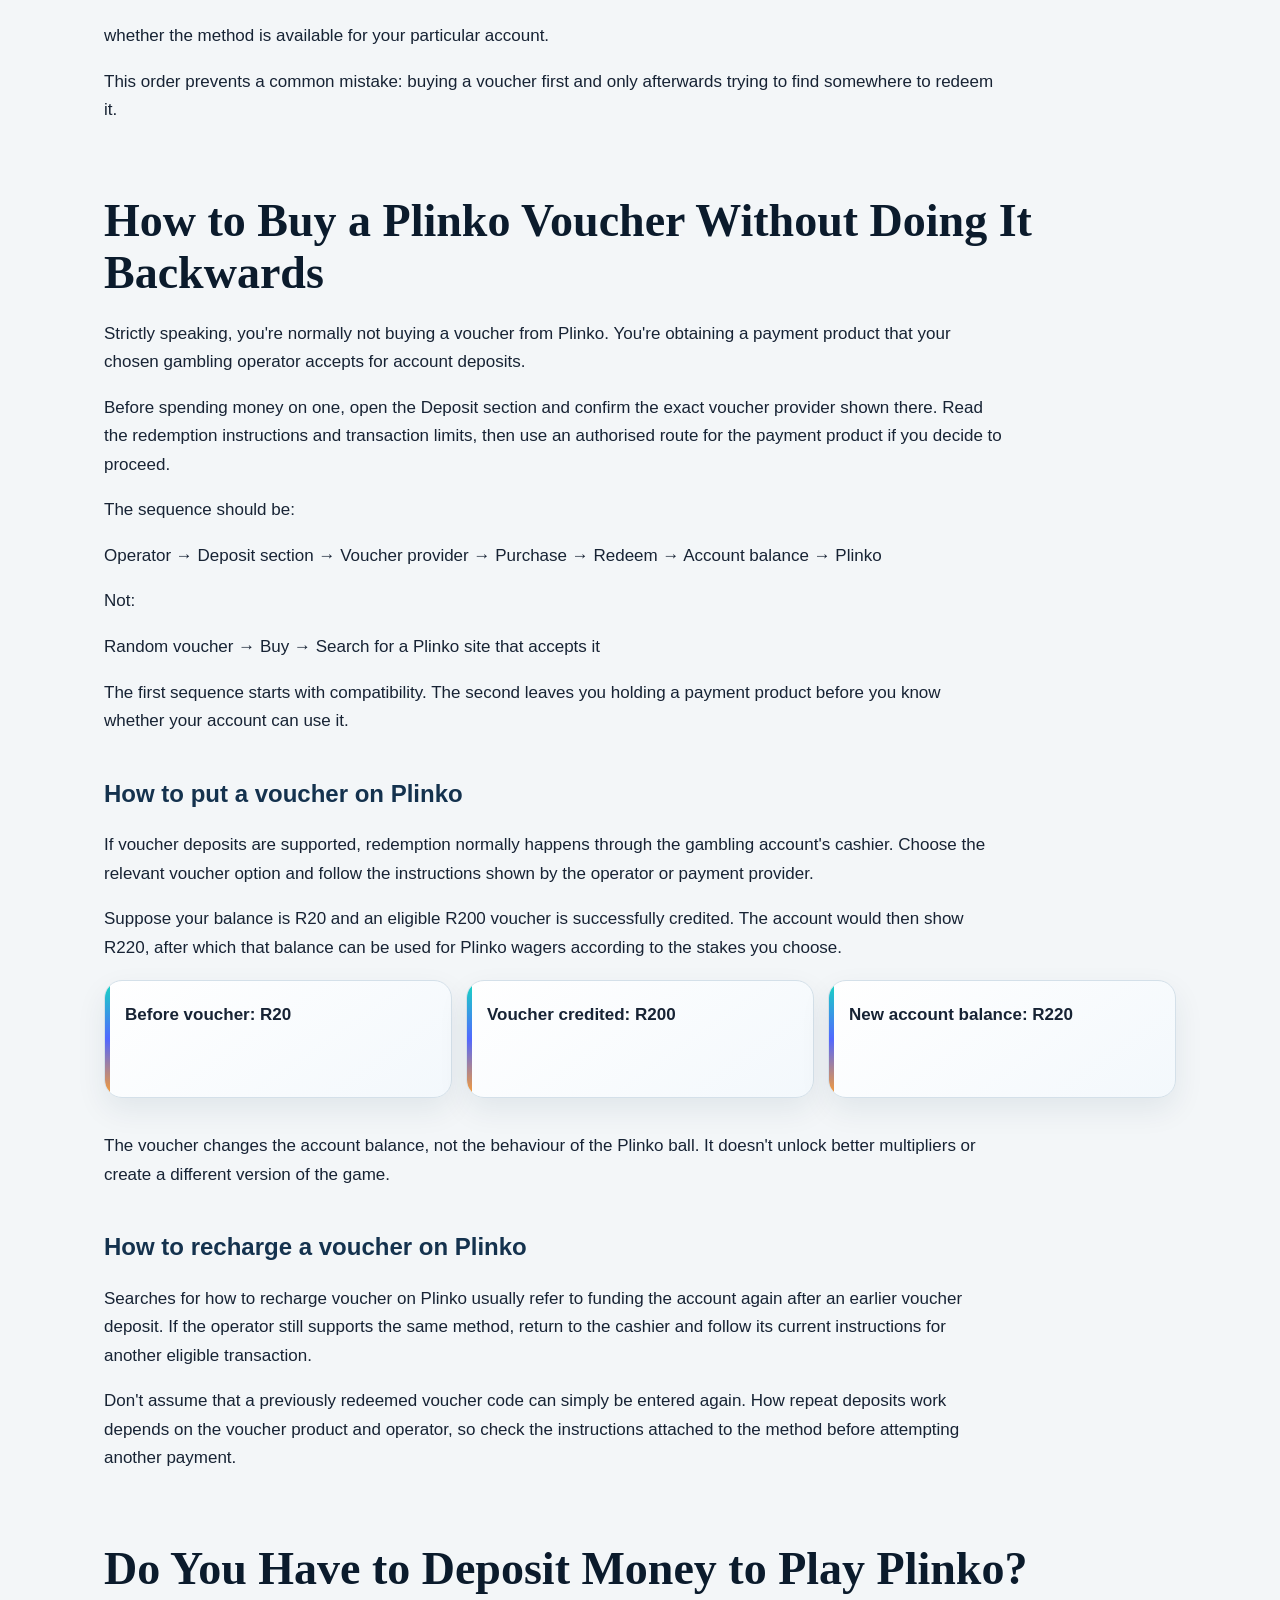
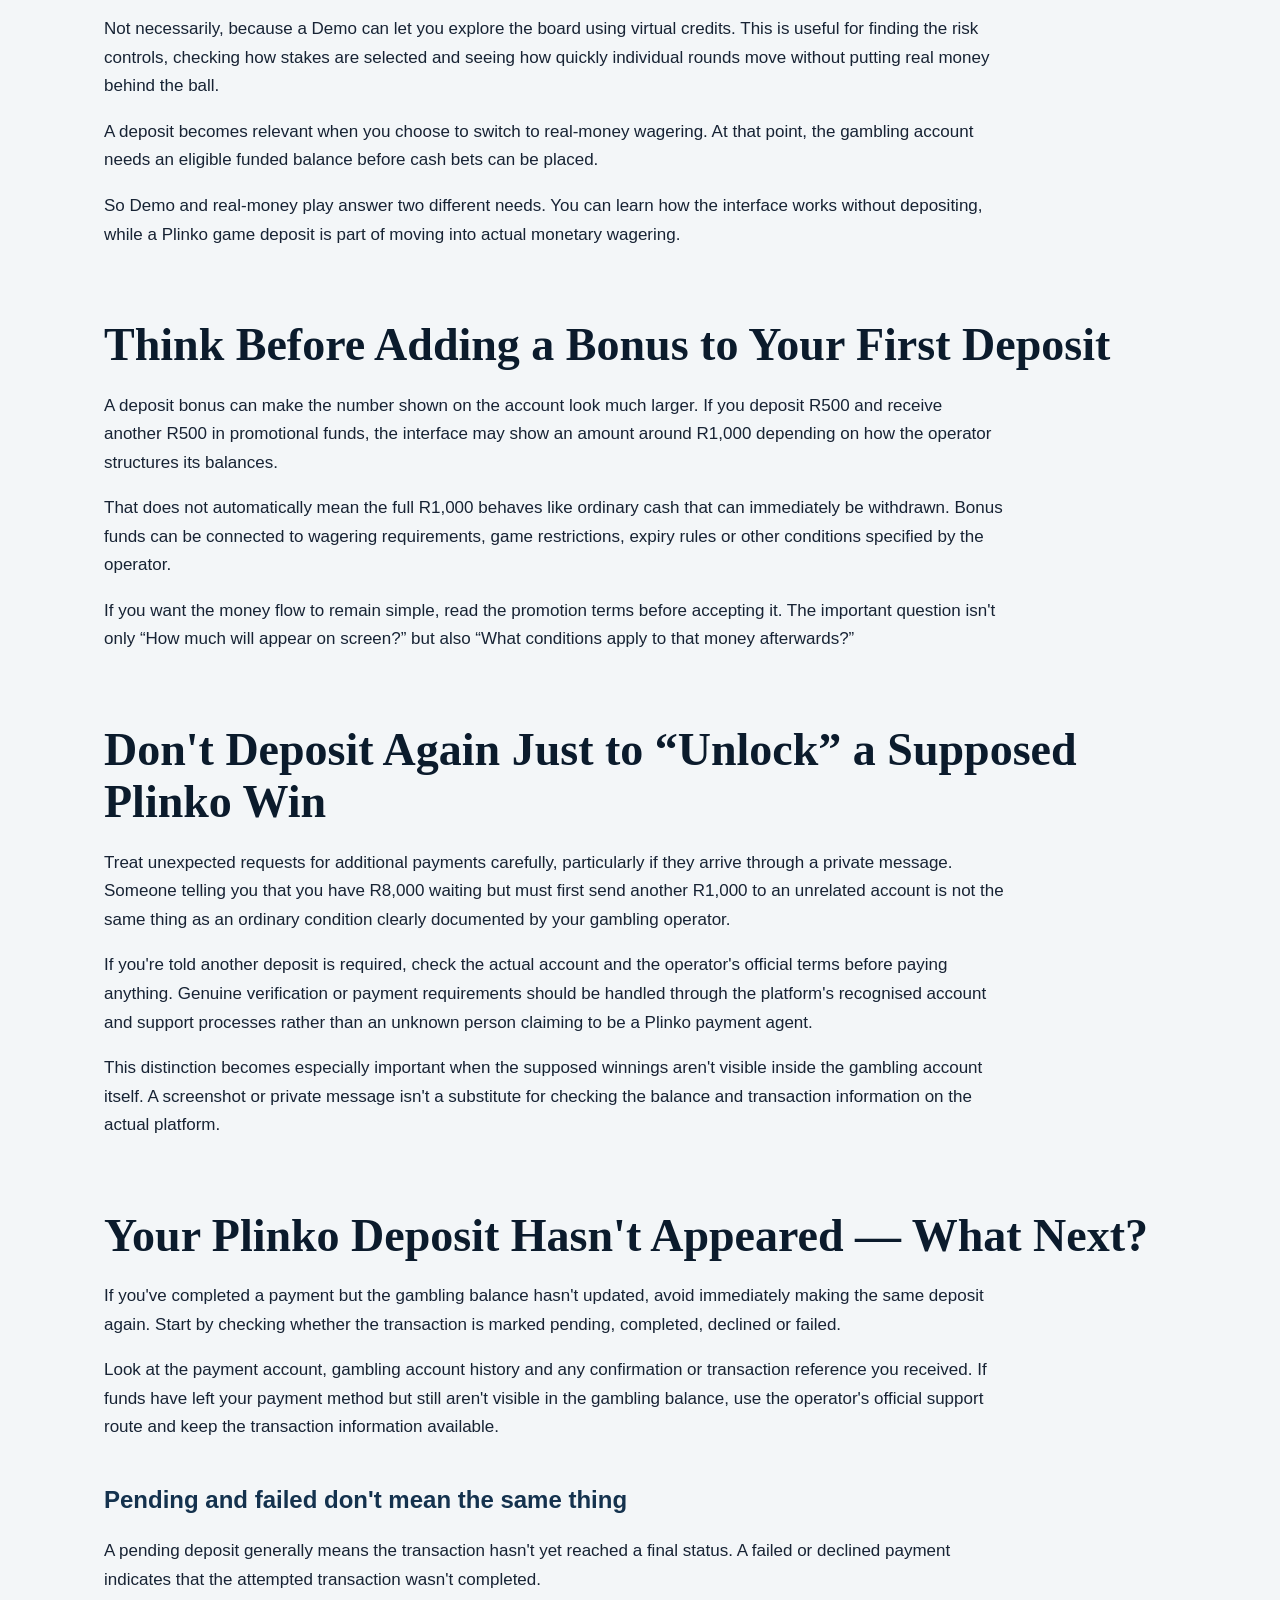
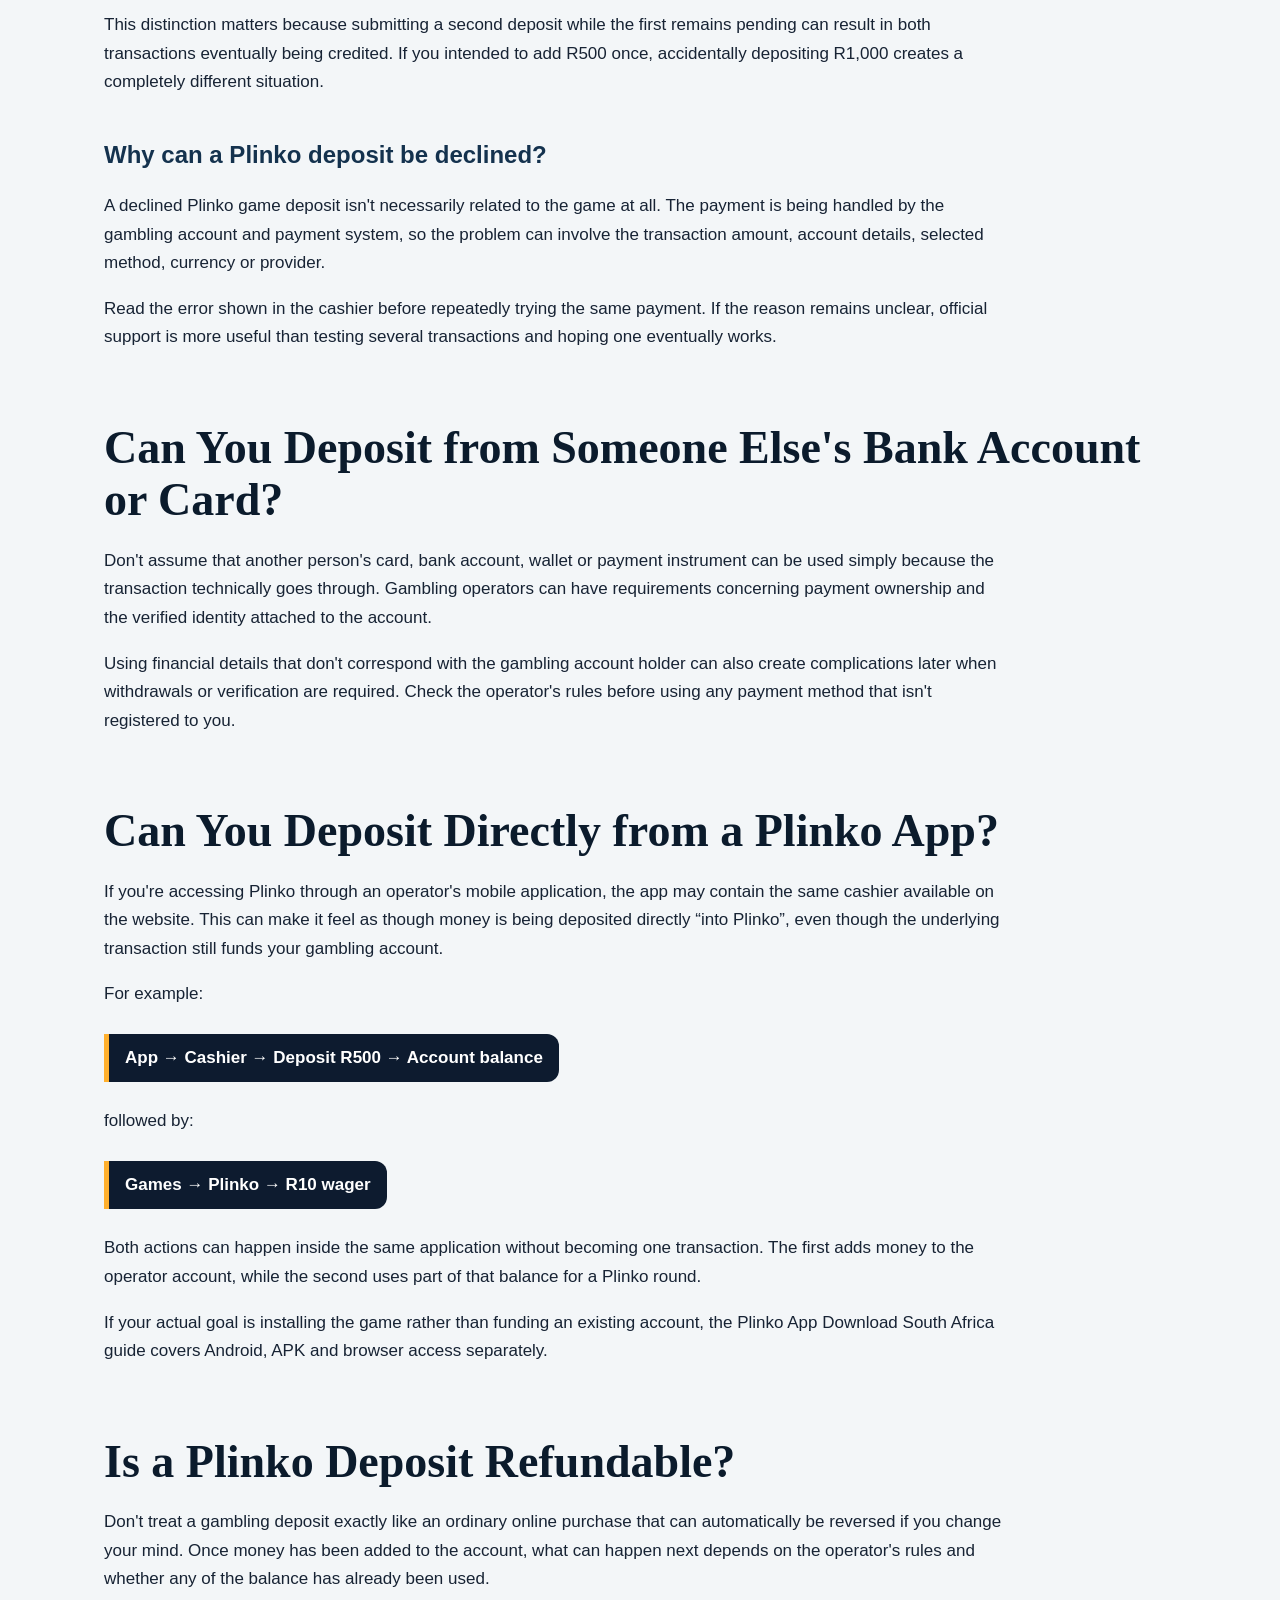
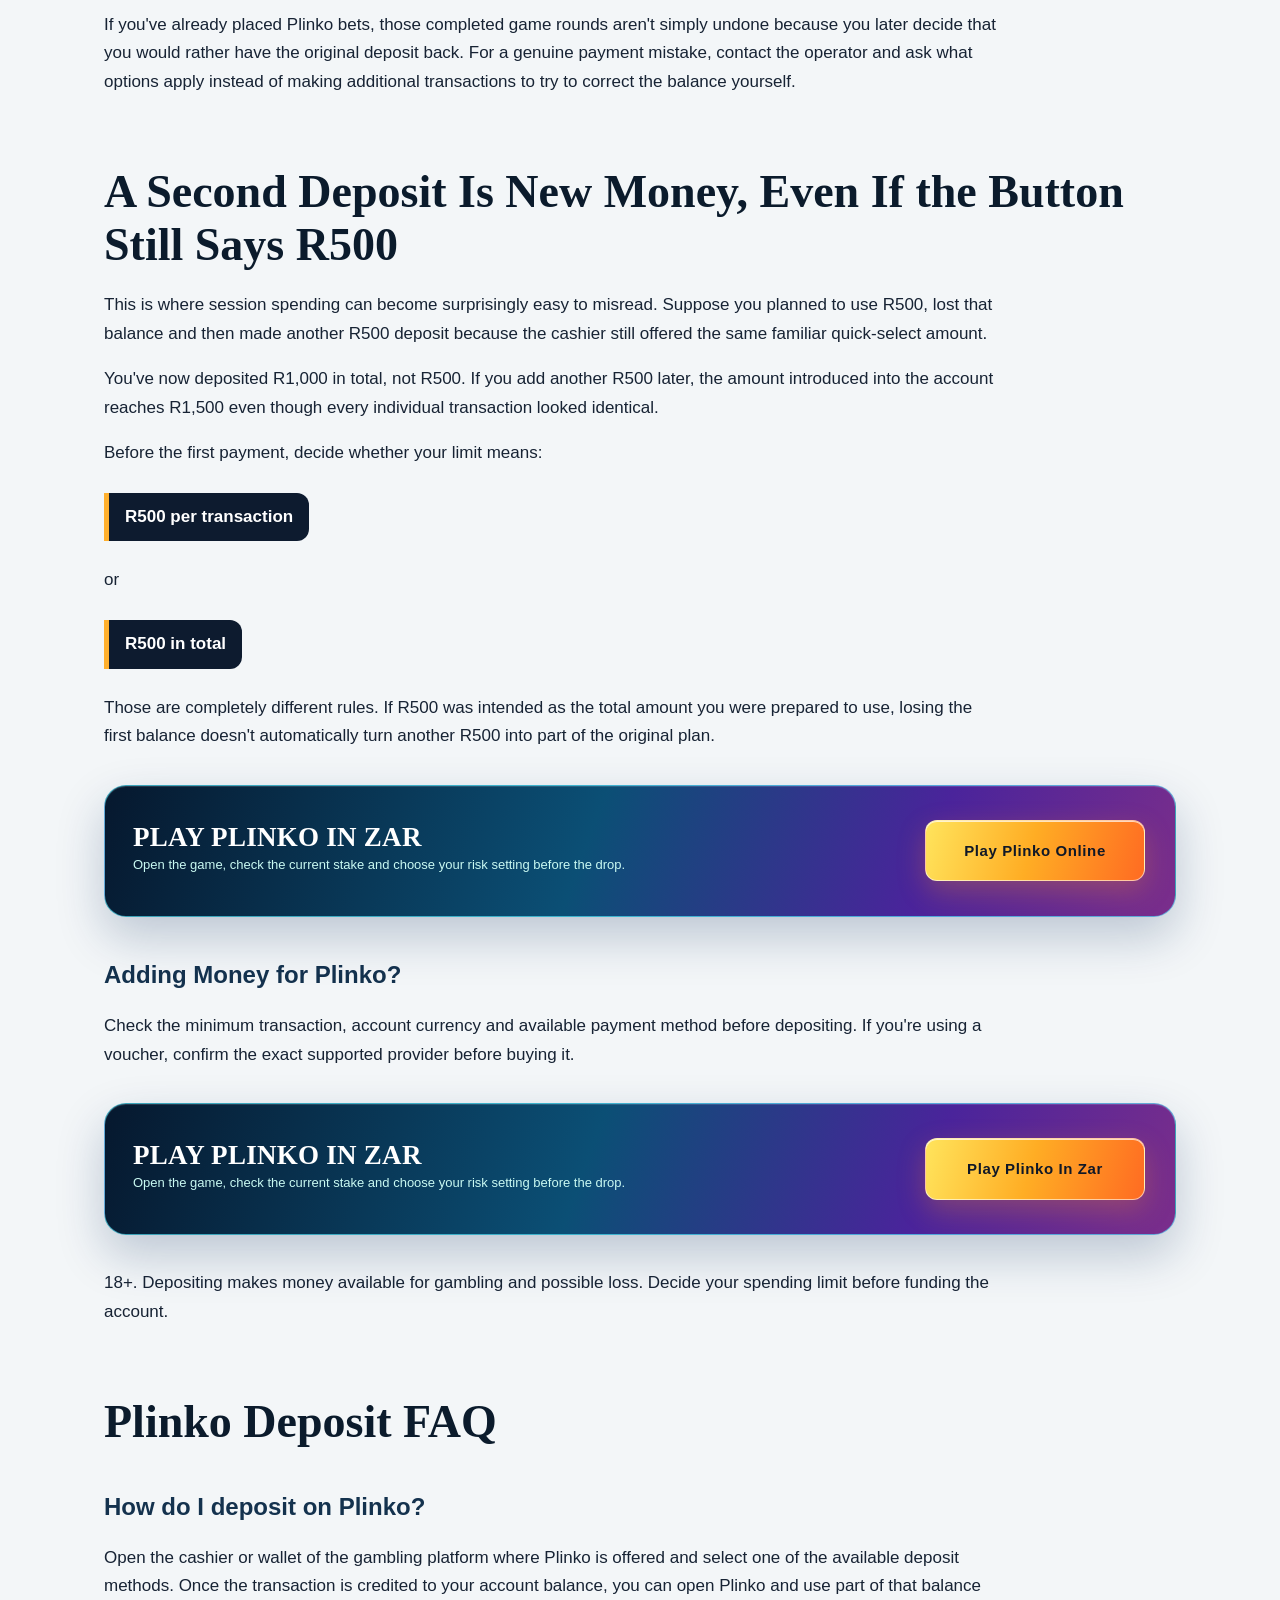
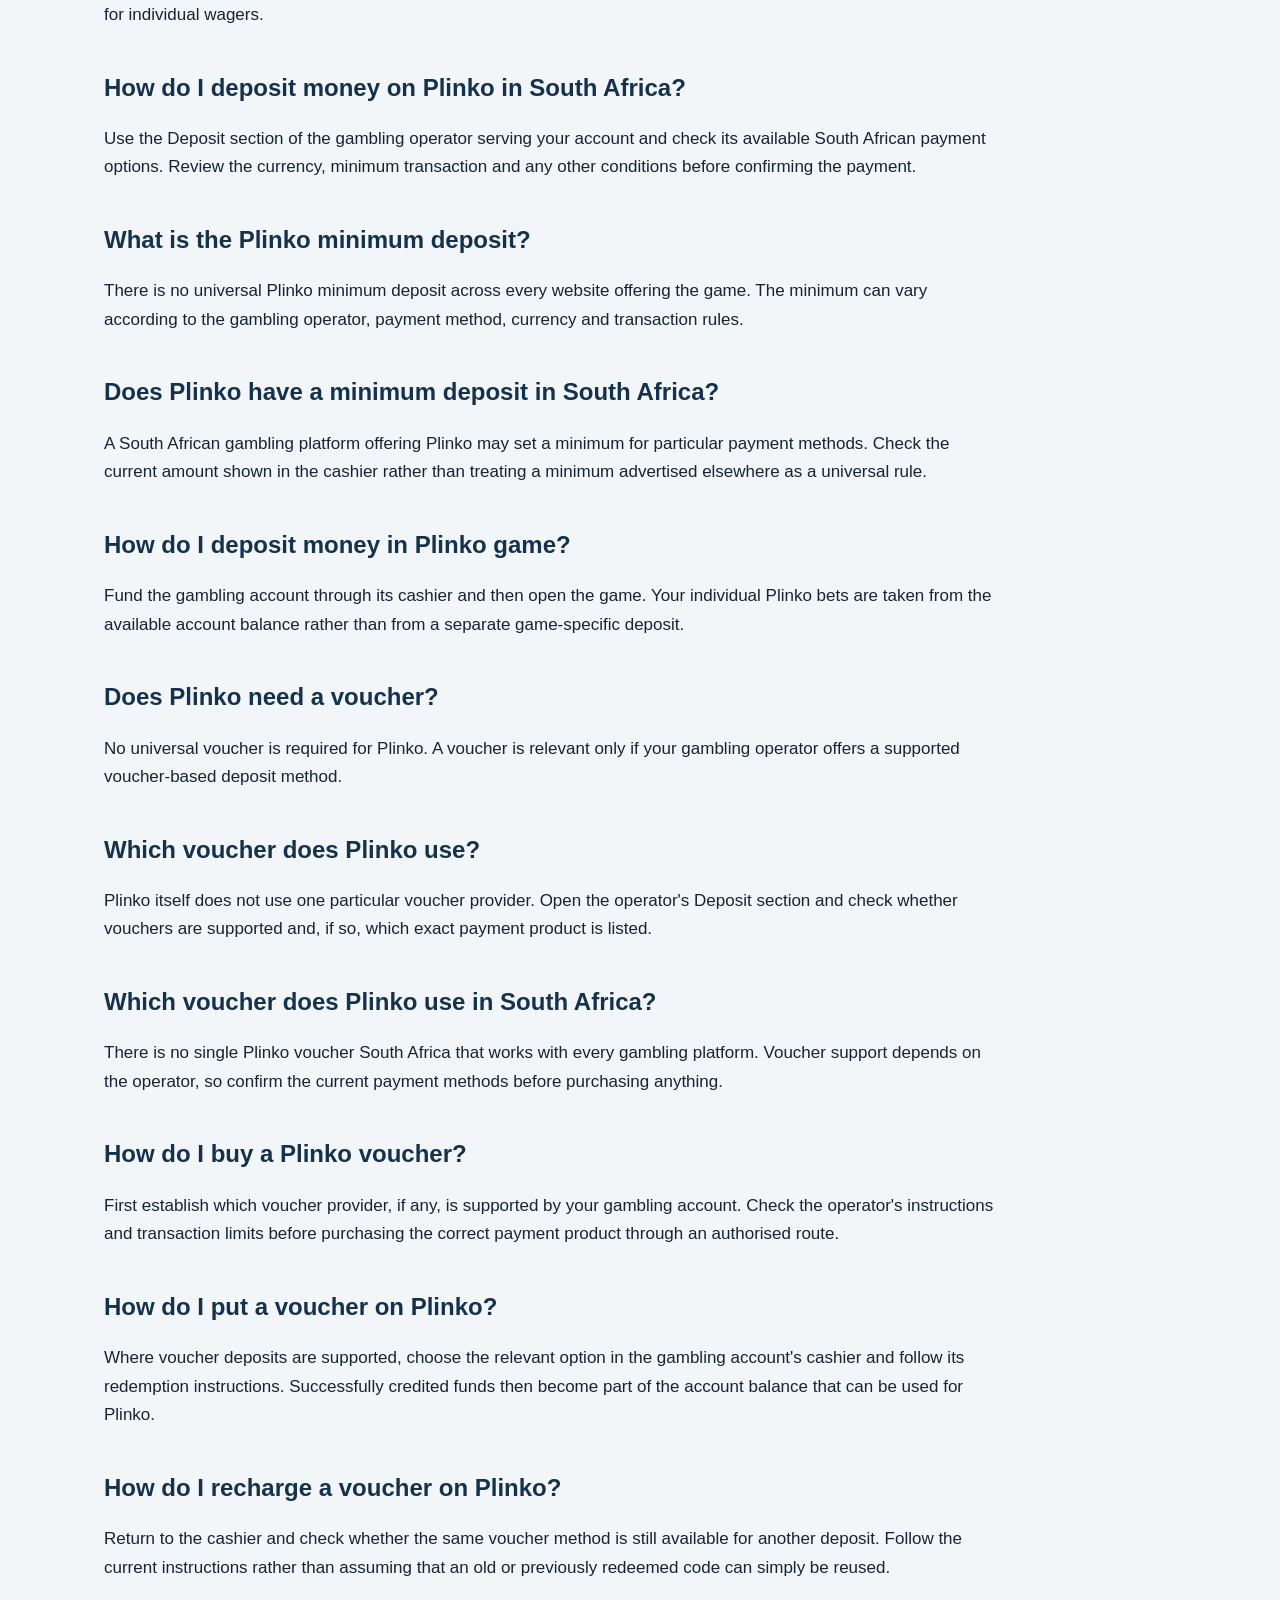
<file: plinko-deposit/index.html>
<!doctype html><html lang="en-ZA"><head><meta charset="utf-8"><meta name="viewport" content="width=device-width,initial-scale=1"><meta name="google-site-verification" content="MWwVBuxHnVIAGl92lxP4zwSlVJyQmbd7JX7dwckepJs" /><title>Plinko Deposit South Africa: Add Money &amp; Voucher Guide</title><meta name="description" content="See how a Plinko deposit works in South Africa, how to add money in ZAR, check the minimum deposit and understand when a voucher may be used."><link rel="canonical" href="https://mamacitastexmex.com/plinko-deposit/"><meta name="robots" content="index,follow"><meta property="og:title" content="Plinko Deposit South Africa: Add Money &amp; Voucher Guide"><meta property="og:description" content="See how a Plinko deposit works in South Africa, how to add money in ZAR, check the minimum deposit and understand when a voucher may be used."><meta property="og:type" content="website"><meta property="og:url" content="https://mamacitastexmex.com/plinko-deposit/"><meta property="og:image" content="https://mamacitastexmex.com/assets/img/payments.png"><meta name="twitter:card" content="summary_large_image"><link rel="icon" href="/assets/img/favicon.png"><link rel="stylesheet" href="/assets/css/site.css"></head><body>
<header><div class="head"><a class="brand" href="/plinko-south-africa/"><img src="/assets/img/logo.png" alt="Plinko South Africa"></a><nav><a href="/plinko-south-africa/">Play Plinko</a><a href="/plinko-app-download/">App</a><a href="/plinko-real-money/">Real Money</a><a href="/plinko-withdrawal/">Withdraw</a><a href="/plinko-deposit/">Deposit</a><a href="/plinko-demo/">Demo</a><a href="/plinko-bonus/">Bonus</a></nav><a class="head-cta" href="/go/">PLAY</a></div></header>
<main><section class="hero"><img src="/assets/img/payments.png" alt="Plinko Deposit in South Africa: How to Add Money in ZAR"><div class="hero-shade"></div><div class="hero-copy"><span class="eyebrow">SOUTH AFRICA • ZAR • 18+</span><h1>Plinko Deposit in South Africa: How to Add Money in ZAR</h1><p>See how a Plinko deposit works in South Africa, how to add money in ZAR, check the minimum deposit and understand when a voucher may be used.</p><a class="cta-button hero-btn" href="/go/">PLAY PLINKO</a></div></section>
<div class="top-offer"><div><small>REAL-MONEY ACCESS</small><strong>Plinko in ZAR</strong><span>Check operator terms, payments and availability before depositing.</span></div><a class="cta-button" href="/go/">OPEN PLINKO</a></div>
<article class="content"><p>You&#x27;ve tried Plinko with virtual credits and now want to put Rands behind the next ball. The natural question is how to deposit money on Plinko, but the wording can make the process sound slightly different from how it actually works.</p>
<p>You don&#x27;t normally send R500 directly to the Plinko board. Real-money Plinko usually runs inside a gambling platform, so your deposit first goes into the account you hold with that operator. Once the payment has been credited, Plinko uses that account balance when you place individual bets.</p>
<p>The money route is therefore:</p>
<p>Payment method → Gambling account → ZAR balance → Plinko bets</p>
<p>If you deposit R500 and choose R10 per ball, the whole R500 hasn&#x27;t been wagered simply because you opened the game. It remains part of your account balance and is used gradually as you place bets, receive returns and decide whether to continue.</p>
<nav class="toc"><strong>Find what you need</strong><div><a href="#making-your-first-plinko-deposit">Making your first Plinko deposit</a><a href="#where-to-find-the-deposit-button">Where to find the Deposit button</a><a href="#plinko-minimum-deposit">Plinko minimum deposit</a><a href="#deposit-amount-vs-bet-size">Deposit amount vs bet size</a><a href="#depositing-in-zar">Depositing in ZAR</a><a href="#choosing-a-payment-method">Choosing a payment method</a><a href="#does-plinko-need-a-voucher">Does Plinko need a voucher?</a><a href="#which-voucher-works-in-south-africa">Which voucher works in South Africa?</a><a href="#how-to-buy-and-use-a-voucher">How to buy and use a voucher</a><a href="#first-deposit-bonuses">First-deposit bonuses</a><a href="#pending-and-declined-deposits">Pending and declined deposits</a><a href="#depositing-through-a-mobile-app">Depositing through a mobile app</a><a href="#planning-a-second-deposit">Planning a second deposit</a><a href="#frequently-asked-questions">Frequently asked questions</a></div></nav>
<h2 id="first-deposit">Your First Plinko Deposit: Start with the Gambling Account</h2>
<p>Let&#x27;s use R500 as an example. You have already chosen a gambling platform where Plinko is available and now want to fund the account for real-money play.</p>
<p>The usual process looks like this:</p>
<p>Sign in to your gambling account.</p>
<p>Open Deposit, Cashier, Wallet or Payments.</p>
<p>Review the funding methods available to your account.</p>
<p class="callout-line">Choose a method and enter R500.</p>
<p>Follow the payment instructions shown by the operator.</p>
<p>Wait until the transaction appears in your account balance.</p>
<p>Open Plinko and select the stake you want to use.</p>
<p>After a successful deposit, the account might display Balance: R500. You can then decide whether each Plinko wager should be R5, R10, R25 or another amount available in that particular game.</p>
<p>That&#x27;s the basic principle behind how to deposit on Plinko. Fund the operator account first and use the resulting balance when you enter the game.</p>
<h2 id="deposit-button">Can&#x27;t Find a Deposit Button Inside Plinko?</h2>
<p>Stop looking at the board and return to the main account menu. The deposit function normally belongs to the gambling platform rather than to the individual game.</p>
<p>Depending on the operator, you may need to look for Deposit, Cashier, Wallet or Payments. Once the transaction has been credited, the updated balance should become available to games connected to that account, including Plinko.</p>
<p>This distinction is particularly useful if you play several casino games on the same platform. You aren&#x27;t necessarily creating a separate balance for each one; the operator account can provide the funds used for individual wagers.</p>
<h3>Deposit and wager are two separate transactions</h3>
<p>Suppose you make a R500 Plinko deposit and then select a R10 stake. Your first game transaction is R10, not R500.</p>
<p>The remaining money stays in the account until it is used for another wager, withdrawn where eligible or otherwise affected by activity on the account. Thinking about deposit and stake separately makes it much easier to understand how quickly your balance is being used.</p>
<h2 id="minimum">Plinko Minimum Deposit: Is There a Fixed Amount?</h2>
<p>There is no universal Plinko minimum deposit that applies to every gambling platform offering the game. A minimum transaction can depend on the operator, selected payment method, account currency and other payment conditions.</p>
<p>For example, one platform might allow a particular method to be used from R50 while another method on the same account could have a different minimum. That doesn&#x27;t make R50 the “official Plinko minimum”; it simply describes the payment rule attached to that particular transaction.</p>
<p>The current minimum should therefore be checked in the cashier you&#x27;re actually using. A statement such as “Plinko always requires a R100 deposit” should not be treated as a universal rule of the game.</p>
<h3>Minimum deposit doesn&#x27;t mean recommended deposit</h3>
<p>Suppose the cashier allows deposits from R50. That tells you that R50 is enough to complete that particular payment, but it doesn&#x27;t tell you that R50, R500 or any other amount is appropriate for your gambling budget.</p>
<p>The technical minimum and your personal spending limit answer different questions. Decide how much money you&#x27;re prepared to make available for gambling before the cashier&#x27;s quick-select amounts start influencing the decision.</p>
<h2 id="deposit-vs-bet">A R500 Deposit Can Mean 100 Bets — or Only 10</h2>
<p>The same deposit can create a completely different level of exposure depending on the stake you choose after opening Plinko. Looking at the relationship between those two numbers is more useful than treating the deposit as an isolated transaction.</p>
<div class="table-wrap"><table><thead><tr><th>Account deposit</th><th>Plinko bet</th><th>Initial stake units</th></tr></thead><tbody><tr><td>R500</td><td>R5</td><td>100</td></tr><tr><td>R500</td><td>R10</td><td>50</td></tr><tr><td>R500</td><td>R25</td><td>20</td></tr><tr><td>R500</td><td>R50</td><td>10</td></tr></tbody></table></div>
<p>These figures don&#x27;t predict how many rounds you will actually play because game returns continually change the available balance. They simply show how much of the starting deposit is attached to each initial wager.</p>
<p>The contrast becomes even sharper with a smaller balance. A R100 deposit represents 50 initial R2 stakes, 10 initial R10 stakes or only four initial R25 stakes, even though the amount deposited hasn&#x27;t changed.</p>
<h3>Set the bet before you choose the deposit</h3>
<p>Instead of opening the cashier and automatically selecting R1,000, try thinking about the stake first. If you&#x27;ve already decided that you don&#x27;t want to wager more than R10 on a single ball, the deposit amount becomes easier to put into context.</p>
<p>At that stake:</p>
<div class="table-wrap"><table><thead><tr><th>Deposit</th><th>Initial R10 stake units</th></tr></thead><tbody><tr><td>R100</td><td>10</td></tr><tr><td>R300</td><td>30</td></tr><tr><td>R500</td><td>50</td></tr></tbody></table></div>
<p>Again, actual play can last for fewer or more rounds because returns affect the balance. The point is to connect the deposit to the way you intend to use it rather than choosing an amount simply because it appears as a convenient button in the cashier.</p>
<h2 id="zar">Making a Plinko Deposit in ZAR</h2>
<p>For South African players, a gambling account operating in South African Rand (ZAR) can make the financial side of Plinko easier to follow. Instead of mentally converting a foreign currency, you can see the deposit, balance and individual wagers in familiar amounts.</p>
<p>For example:</p>
<p>Deposit: R300 → Account balance: R300 → Plinko stake: R5</p>
<p>Using ZAR does not make a particular multiplier more likely or improve the mathematical result of the game. Its practical advantage is clarity: you immediately understand what a R5, R50 or R500 amount represents.</p>
<p>Don&#x27;t assume that every South Africa-facing page automatically means the underlying account uses rand. Check the account currency and cashier before depositing, particularly if currency conversion or payment charges would matter to you.</p>
<h2 id="payment-method">Plinko Doesn&#x27;t Have Its Own Payment Method</h2>
<p>Payment options belong to the gambling operator rather than to the Plinko board. Two websites can offer a similar game while providing completely different ways to fund their accounts.</p>
<p>When several deposit options are available, compare the actual conditions displayed in the cashier. Useful details include:</p>
<p>minimum transaction;</p>
<p>supported currency;</p>
<p>processing information;</p>
<p>disclosed charges;</p>
<p>account or payment ownership requirements;</p>
<p>any other conditions shown for the method.</p>
<p>A familiar payment name can be convenient, but familiarity alone doesn&#x27;t tell you whether it is suitable for your account. Use a method you understand and are eligible to use under the platform&#x27;s payment rules.</p>
<div class="inline-cta"><a class="cta-button" href="/go/">Play Plinko Online</a></div>
<h3>Want to Play Plinko with ZAR?</h3>
<p>Check the available deposit methods and minimum transaction first, then choose how much of your gambling budget you actually want to place in the account.</p>
<div class="inline-cta"><a class="cta-button" href="/go/">Play Plinko In Zar</a></div>
<p>18+. Deposited funds can be used for gambling and lost. Payment methods and transaction limits depend on the operator.</p>
<h2 id="voucher">Does Plinko Need a Voucher in South Africa?</h2>
<p>No universal voucher is required to unlock or play Plinko. A voucher becomes relevant only when the gambling operator you&#x27;re using supports a voucher-based method for funding the account.</p>
<p>This distinction matters because searches such as does Plinko need voucher can make the payment product sound like part of the game itself. It isn&#x27;t: Plinko needs access to a funded real-money gambling balance, while the operator determines which payment methods can be used to create that balance.</p>
<p>If vouchers appear in the cashier, you may be able to use one. If the operator doesn&#x27;t support them, buying a random voucher because you intend to play Plinko won&#x27;t create a compatible payment option.</p>
<h2 id="which-voucher">Which Voucher Does Plinko Use?</h2>
<p>There isn&#x27;t one universal answer to which voucher does Plinko use, including for players specifically searching which voucher does Plinko use in South Africa. The game itself doesn&#x27;t select or process a particular voucher brand.</p>
<p>Imagine two operators offering similar Plinko gameplay:</p>
<div class="table-wrap"><table><thead><tr><th>Operator</th><th>Plinko available</th><th>Voucher deposits</th></tr></thead><tbody><tr><td>Operator A</td><td>Yes</td><td>Supported</td></tr><tr><td>Operator B</td><td>Yes</td><td>Not supported</td></tr></tbody></table></div>
<p>The board can look similar on both websites while their cashiers work completely differently. This is why the operator needs to be identified before you buy anything.</p>
<h3>Check four things in the cashier</h3>
<p>If you see a voucher option, note:</p>
<p>the exact voucher or payment provider;</p>
<p>the supported voucher values or transaction limits;</p>
<p>the redemption instructions;</p>
<p>whether the method is available for your particular account.</p>
<p>This order prevents a common mistake: buying a voucher first and only afterwards trying to find somewhere to redeem it.</p>
<h2 id="buy-voucher">How to Buy a Plinko Voucher Without Doing It Backwards</h2>
<p>Strictly speaking, you&#x27;re normally not buying a voucher from Plinko. You&#x27;re obtaining a payment product that your chosen gambling operator accepts for account deposits.</p>
<p>Before spending money on one, open the Deposit section and confirm the exact voucher provider shown there. Read the redemption instructions and transaction limits, then use an authorised route for the payment product if you decide to proceed.</p>
<p>The sequence should be:</p>
<p>Operator → Deposit section → Voucher provider → Purchase → Redeem → Account balance → Plinko</p>
<p>Not:</p>
<p>Random voucher → Buy → Search for a Plinko site that accepts it</p>
<p>The first sequence starts with compatibility. The second leaves you holding a payment product before you know whether your account can use it.</p>
<h3>How to put a voucher on Plinko</h3>
<p>If voucher deposits are supported, redemption normally happens through the gambling account&#x27;s cashier. Choose the relevant voucher option and follow the instructions shown by the operator or payment provider.</p>
<p>Suppose your balance is R20 and an eligible R200 voucher is successfully credited. The account would then show R220, after which that balance can be used for Plinko wagers according to the stakes you choose.</p>
<div class="stat-grid"><div>Before voucher: R20</div><div>Voucher credited: R200</div><div>New account balance: R220</div></div>
<p>The voucher changes the account balance, not the behaviour of the Plinko ball. It doesn&#x27;t unlock better multipliers or create a different version of the game.</p>
<h3>How to recharge a voucher on Plinko</h3>
<p>Searches for how to recharge voucher on Plinko usually refer to funding the account again after an earlier voucher deposit. If the operator still supports the same method, return to the cashier and follow its current instructions for another eligible transaction.</p>
<p>Don&#x27;t assume that a previously redeemed voucher code can simply be entered again. How repeat deposits work depends on the voucher product and operator, so check the instructions attached to the method before attempting another payment.</p>
<h2 id="do-you-have-to-deposit-money-to-play-plinko">Do You Have to Deposit Money to Play Plinko?</h2>
<p>Not necessarily, because a Demo can let you explore the board using virtual credits. This is useful for finding the risk controls, checking how stakes are selected and seeing how quickly individual rounds move without putting real money behind the ball.</p>
<p>A deposit becomes relevant when you choose to switch to real-money wagering. At that point, the gambling account needs an eligible funded balance before cash bets can be placed.</p>
<p>So Demo and real-money play answer two different needs. You can learn how the interface works without depositing, while a Plinko game deposit is part of moving into actual monetary wagering.</p>
<h2 id="bonus">Think Before Adding a Bonus to Your First Deposit</h2>
<p>A deposit bonus can make the number shown on the account look much larger. If you deposit R500 and receive another R500 in promotional funds, the interface may show an amount around R1,000 depending on how the operator structures its balances.</p>
<p>That does not automatically mean the full R1,000 behaves like ordinary cash that can immediately be withdrawn. Bonus funds can be connected to wagering requirements, game restrictions, expiry rules or other conditions specified by the operator.</p>
<p>If you want the money flow to remain simple, read the promotion terms before accepting it. The important question isn&#x27;t only “How much will appear on screen?” but also “What conditions apply to that money afterwards?”</p>
<h2 id="dont-deposit-again-just-to-unlock-a-supposed-plinko-win">Don&#x27;t Deposit Again Just to “Unlock” a Supposed Plinko Win</h2>
<p>Treat unexpected requests for additional payments carefully, particularly if they arrive through a private message. Someone telling you that you have R8,000 waiting but must first send another R1,000 to an unrelated account is not the same thing as an ordinary condition clearly documented by your gambling operator.</p>
<p>If you&#x27;re told another deposit is required, check the actual account and the operator&#x27;s official terms before paying anything. Genuine verification or payment requirements should be handled through the platform&#x27;s recognised account and support processes rather than an unknown person claiming to be a Plinko payment agent.</p>
<p>This distinction becomes especially important when the supposed winnings aren&#x27;t visible inside the gambling account itself. A screenshot or private message isn&#x27;t a substitute for checking the balance and transaction information on the actual platform.</p>
<h2 id="problems">Your Plinko Deposit Hasn&#x27;t Appeared — What Next?</h2>
<p>If you&#x27;ve completed a payment but the gambling balance hasn&#x27;t updated, avoid immediately making the same deposit again. Start by checking whether the transaction is marked pending, completed, declined or failed.</p>
<p>Look at the payment account, gambling account history and any confirmation or transaction reference you received. If funds have left your payment method but still aren&#x27;t visible in the gambling balance, use the operator&#x27;s official support route and keep the transaction information available.</p>
<h3>Pending and failed don&#x27;t mean the same thing</h3>
<p>A pending deposit generally means the transaction hasn&#x27;t yet reached a final status. A failed or declined payment indicates that the attempted transaction wasn&#x27;t completed.</p>
<p>This distinction matters because submitting a second deposit while the first remains pending can result in both transactions eventually being credited. If you intended to add R500 once, accidentally depositing R1,000 creates a completely different situation.</p>
<h3>Why can a Plinko deposit be declined?</h3>
<p>A declined Plinko game deposit isn&#x27;t necessarily related to the game at all. The payment is being handled by the gambling account and payment system, so the problem can involve the transaction amount, account details, selected method, currency or provider.</p>
<p>Read the error shown in the cashier before repeatedly trying the same payment. If the reason remains unclear, official support is more useful than testing several transactions and hoping one eventually works.</p>
<h2 id="can-you-deposit-from-someone-elses-bank-account-or-card">Can You Deposit from Someone Else&#x27;s Bank Account or Card?</h2>
<p>Don&#x27;t assume that another person&#x27;s card, bank account, wallet or payment instrument can be used simply because the transaction technically goes through. Gambling operators can have requirements concerning payment ownership and the verified identity attached to the account.</p>
<p>Using financial details that don&#x27;t correspond with the gambling account holder can also create complications later when withdrawals or verification are required. Check the operator&#x27;s rules before using any payment method that isn&#x27;t registered to you.</p>
<h2 id="mobile">Can You Deposit Directly from a Plinko App?</h2>
<p>If you&#x27;re accessing Plinko through an operator&#x27;s mobile application, the app may contain the same cashier available on the website. This can make it feel as though money is being deposited directly “into Plinko”, even though the underlying transaction still funds your gambling account.</p>
<p>For example:</p>
<p class="callout-line">App → Cashier → Deposit R500 → Account balance</p>
<p>followed by:</p>
<p class="callout-line">Games → Plinko → R10 wager</p>
<p>Both actions can happen inside the same application without becoming one transaction. The first adds money to the operator account, while the second uses part of that balance for a Plinko round.</p>
<p>If your actual goal is installing the game rather than funding an existing account, the Plinko App Download South Africa guide covers Android, APK and browser access separately.</p>
<h2 id="is-a-plinko-deposit-refundable">Is a Plinko Deposit Refundable?</h2>
<p>Don&#x27;t treat a gambling deposit exactly like an ordinary online purchase that can automatically be reversed if you change your mind. Once money has been added to the account, what can happen next depends on the operator&#x27;s rules and whether any of the balance has already been used.</p>
<p>If you&#x27;ve already placed Plinko bets, those completed game rounds aren&#x27;t simply undone because you later decide that you would rather have the original deposit back. For a genuine payment mistake, contact the operator and ask what options apply instead of making additional transactions to try to correct the balance yourself.</p>
<h2 id="second-deposit">A Second Deposit Is New Money, Even If the Button Still Says R500</h2>
<p>This is where session spending can become surprisingly easy to misread. Suppose you planned to use R500, lost that balance and then made another R500 deposit because the cashier still offered the same familiar quick-select amount.</p>
<p>You&#x27;ve now deposited R1,000 in total, not R500. If you add another R500 later, the amount introduced into the account reaches R1,500 even though every individual transaction looked identical.</p>
<p>Before the first payment, decide whether your limit means:</p>
<p class="callout-line">R500 per transaction</p>
<p>or</p>
<p class="callout-line">R500 in total</p>
<p>Those are completely different rules. If R500 was intended as the total amount you were prepared to use, losing the first balance doesn&#x27;t automatically turn another R500 into part of the original plan.</p>
<div class="inline-cta"><a class="cta-button" href="/go/">Play Plinko Online</a></div>
<h3>Adding Money for Plinko?</h3>
<p>Check the minimum transaction, account currency and available payment method before depositing. If you&#x27;re using a voucher, confirm the exact supported provider before buying it.</p>
<div class="inline-cta"><a class="cta-button" href="/go/">Play Plinko In Zar</a></div>
<p>18+. Depositing makes money available for gambling and possible loss. Decide your spending limit before funding the account.</p>
<h2 id="faq">Plinko Deposit FAQ</h2>
<h3>How do I deposit on Plinko?</h3>
<p>Open the cashier or wallet of the gambling platform where Plinko is offered and select one of the available deposit methods. Once the transaction is credited to your account balance, you can open Plinko and use part of that balance for individual wagers.</p>
<h3>How do I deposit money on Plinko in South Africa?</h3>
<p>Use the Deposit section of the gambling operator serving your account and check its available South African payment options. Review the currency, minimum transaction and any other conditions before confirming the payment.</p>
<h3>What is the Plinko minimum deposit?</h3>
<p>There is no universal Plinko minimum deposit across every website offering the game. The minimum can vary according to the gambling operator, payment method, currency and transaction rules.</p>
<h3>Does Plinko have a minimum deposit in South Africa?</h3>
<p>A South African gambling platform offering Plinko may set a minimum for particular payment methods. Check the current amount shown in the cashier rather than treating a minimum advertised elsewhere as a universal rule.</p>
<h3>How do I deposit money in Plinko game?</h3>
<p>Fund the gambling account through its cashier and then open the game. Your individual Plinko bets are taken from the available account balance rather than from a separate game-specific deposit.</p>
<h3>Does Plinko need a voucher?</h3>
<p>No universal voucher is required for Plinko. A voucher is relevant only if your gambling operator offers a supported voucher-based deposit method.</p>
<h3>Which voucher does Plinko use?</h3>
<p>Plinko itself does not use one particular voucher provider. Open the operator&#x27;s Deposit section and check whether vouchers are supported and, if so, which exact payment product is listed.</p>
<h3>Which voucher does Plinko use in South Africa?</h3>
<p>There is no single Plinko voucher South Africa that works with every gambling platform. Voucher support depends on the operator, so confirm the current payment methods before purchasing anything.</p>
<h3>How do I buy a Plinko voucher?</h3>
<p>First establish which voucher provider, if any, is supported by your gambling account. Check the operator&#x27;s instructions and transaction limits before purchasing the correct payment product through an authorised route.</p>
<h3>How do I put a voucher on Plinko?</h3>
<p>Where voucher deposits are supported, choose the relevant option in the gambling account&#x27;s cashier and follow its redemption instructions. Successfully credited funds then become part of the account balance that can be used for Plinko.</p>
<h3>How do I recharge a voucher on Plinko?</h3>
<p>Return to the cashier and check whether the same voucher method is still available for another deposit. Follow the current instructions rather than assuming that an old or previously redeemed code can simply be reused.</p>
<h3>Can I deposit ZAR to play Plinko?</h3>
<p>Where the gambling operator supports ZAR deposits or rand-denominated accounts, you can add money in South African Rand and use the resulting balance for Plinko wagers.</p>
<h3>Do I have to deposit money to play Plinko?</h3>
<p>Not if a Demo is available and you only want to use virtual credits. A real-money deposit becomes necessary when you choose to fund a gambling account and place monetary wagers.</p>
<h3>Can I deposit money from the Plinko app?</h3>
<p>If you use a casino or gambling application with an integrated cashier, you may be able to make the deposit inside that app. The transaction still funds your operator account rather than an individual Plinko wallet.</p>
<h3>Why is my Plinko deposit pending?</h3>
<p>A pending transaction may still be processing, so check its status before submitting another payment. If it remains unresolved beyond the information provided by the cashier, contact the operator through its official support channel.</p>
<h3>Why was my Plinko deposit declined?</h3>
<p>A declined deposit can relate to the payment method, transaction information, account, currency or payment provider rather than to Plinko itself. Review the error shown by the cashier and use official support if the reason isn&#x27;t clear.</p><section class="visual-cta"><img src="/assets/img/cta.png" alt="Plinko board in South Africa" loading="lazy"><div><h2>Ready to open Plinko?</h2><p>Review the stake and settings before each round. Gambling involves financial risk.</p><a class="cta-button" href="/go/">PLAY PLINKO ONLINE</a></div></section></article></main>
<footer><div><img src="/assets/img/logo.png" alt="Plinko South Africa"><p>Independent informational guide for adult users in South Africa. Gambling involves financial risk.</p></div><div class="footer-links"><a href="/responsible-gaming/">Responsible Gaming</a><a href="/privacy-policy/">Privacy Policy</a><a href="/terms/">Terms</a></div><p class="age">18+</p></footer><script src="/assets/js/site.js"></script></body></html>
</file>
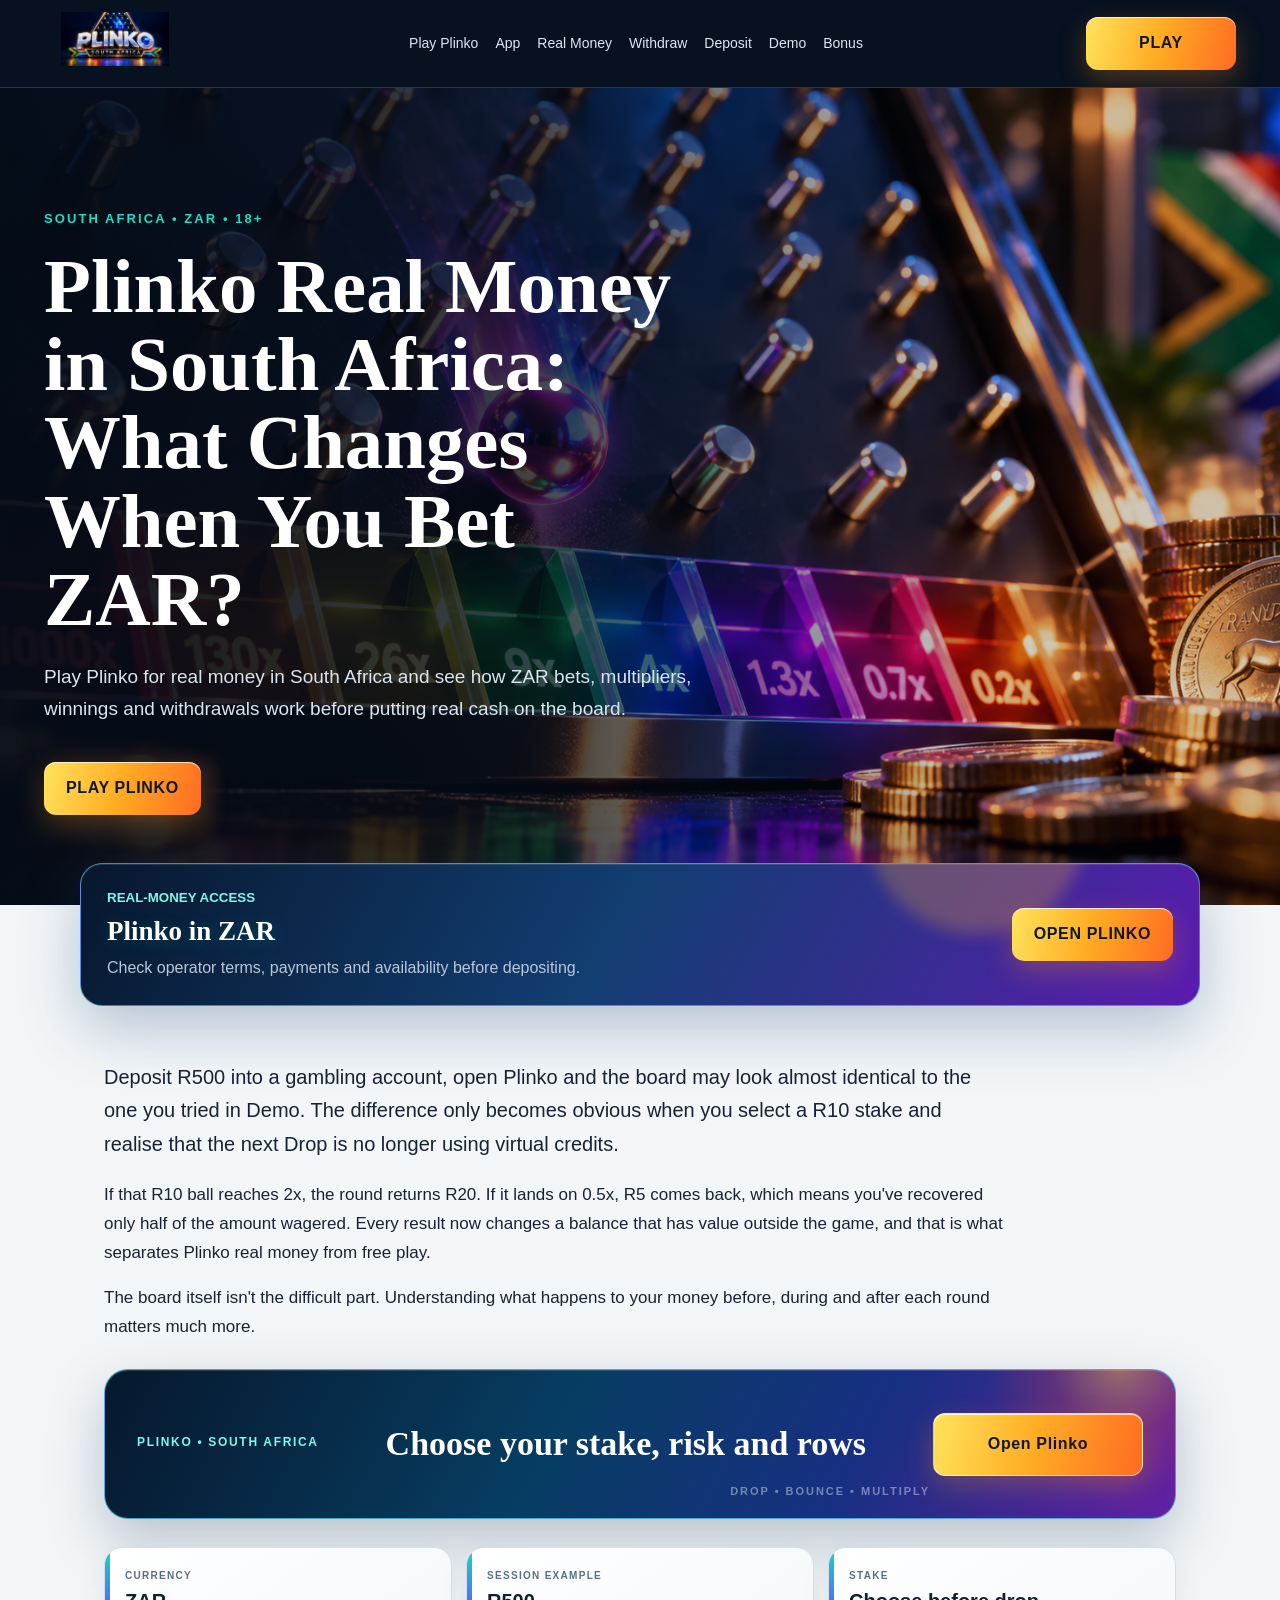
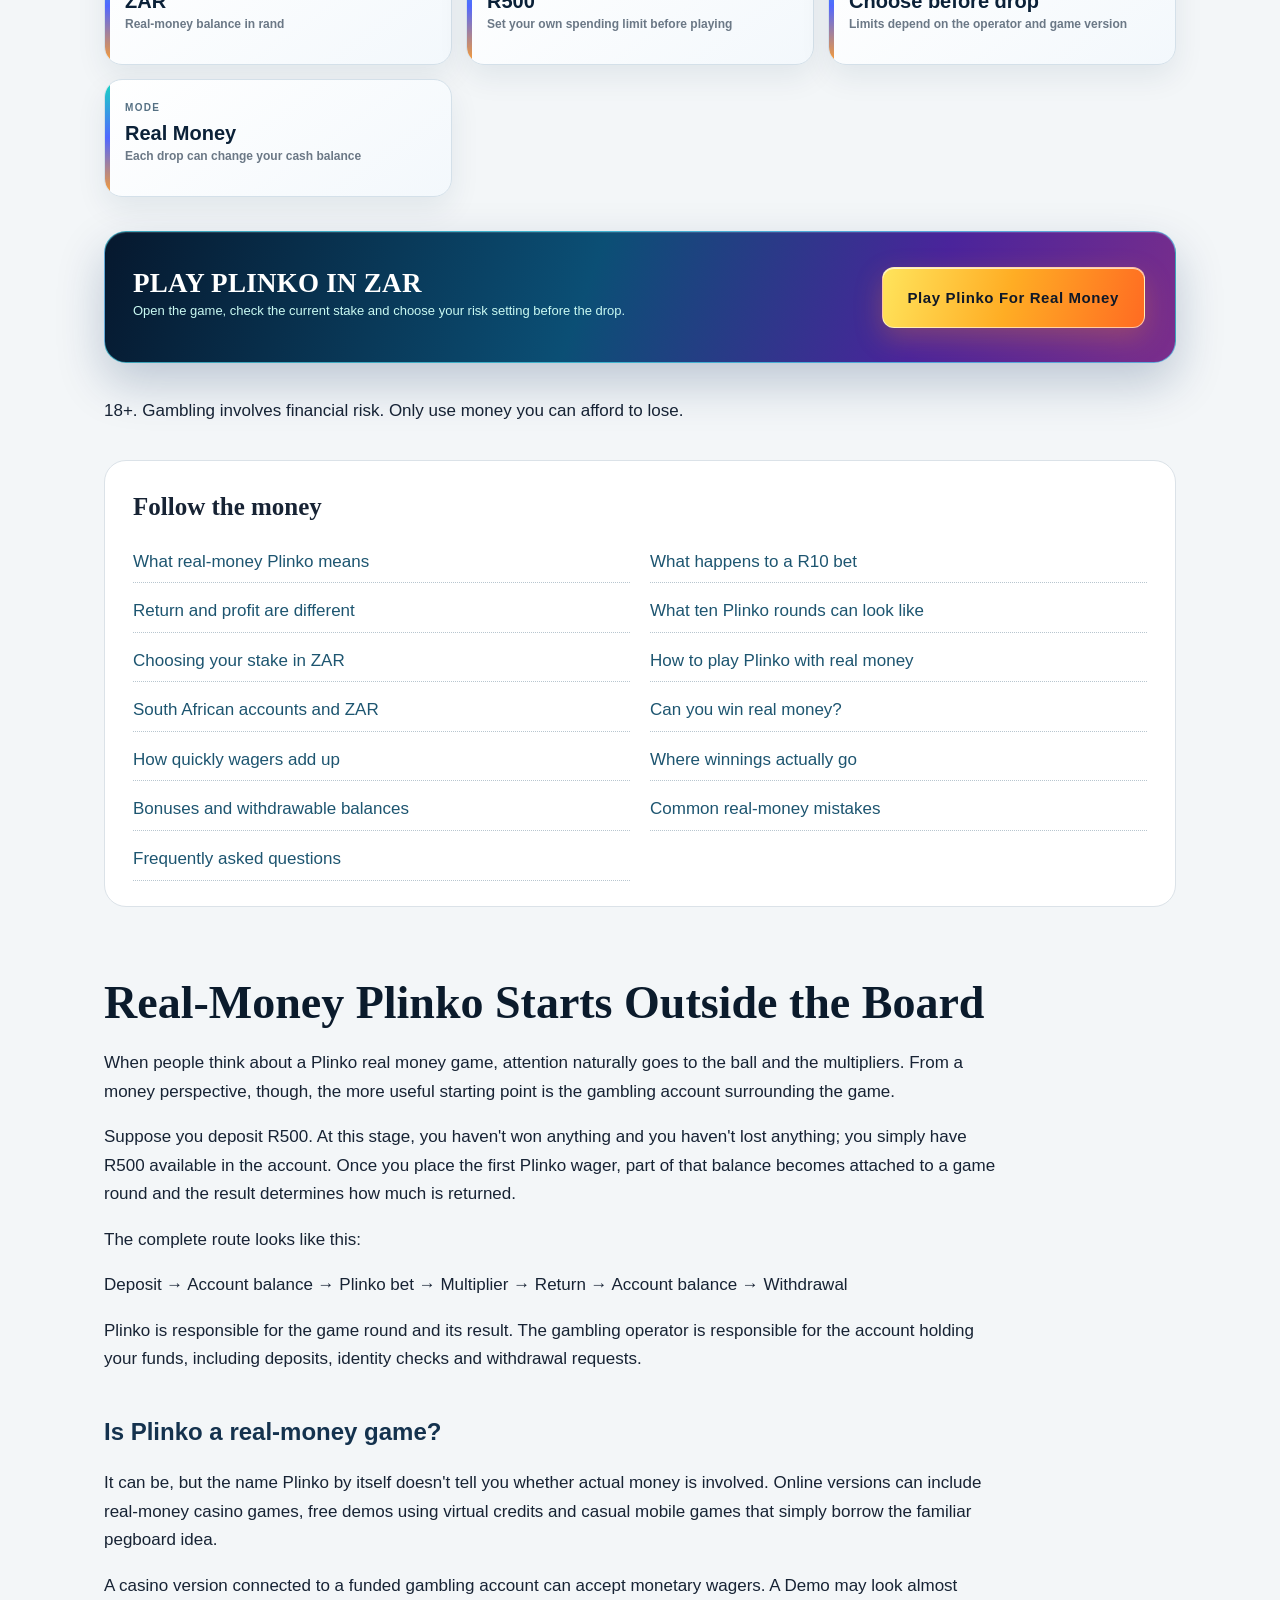
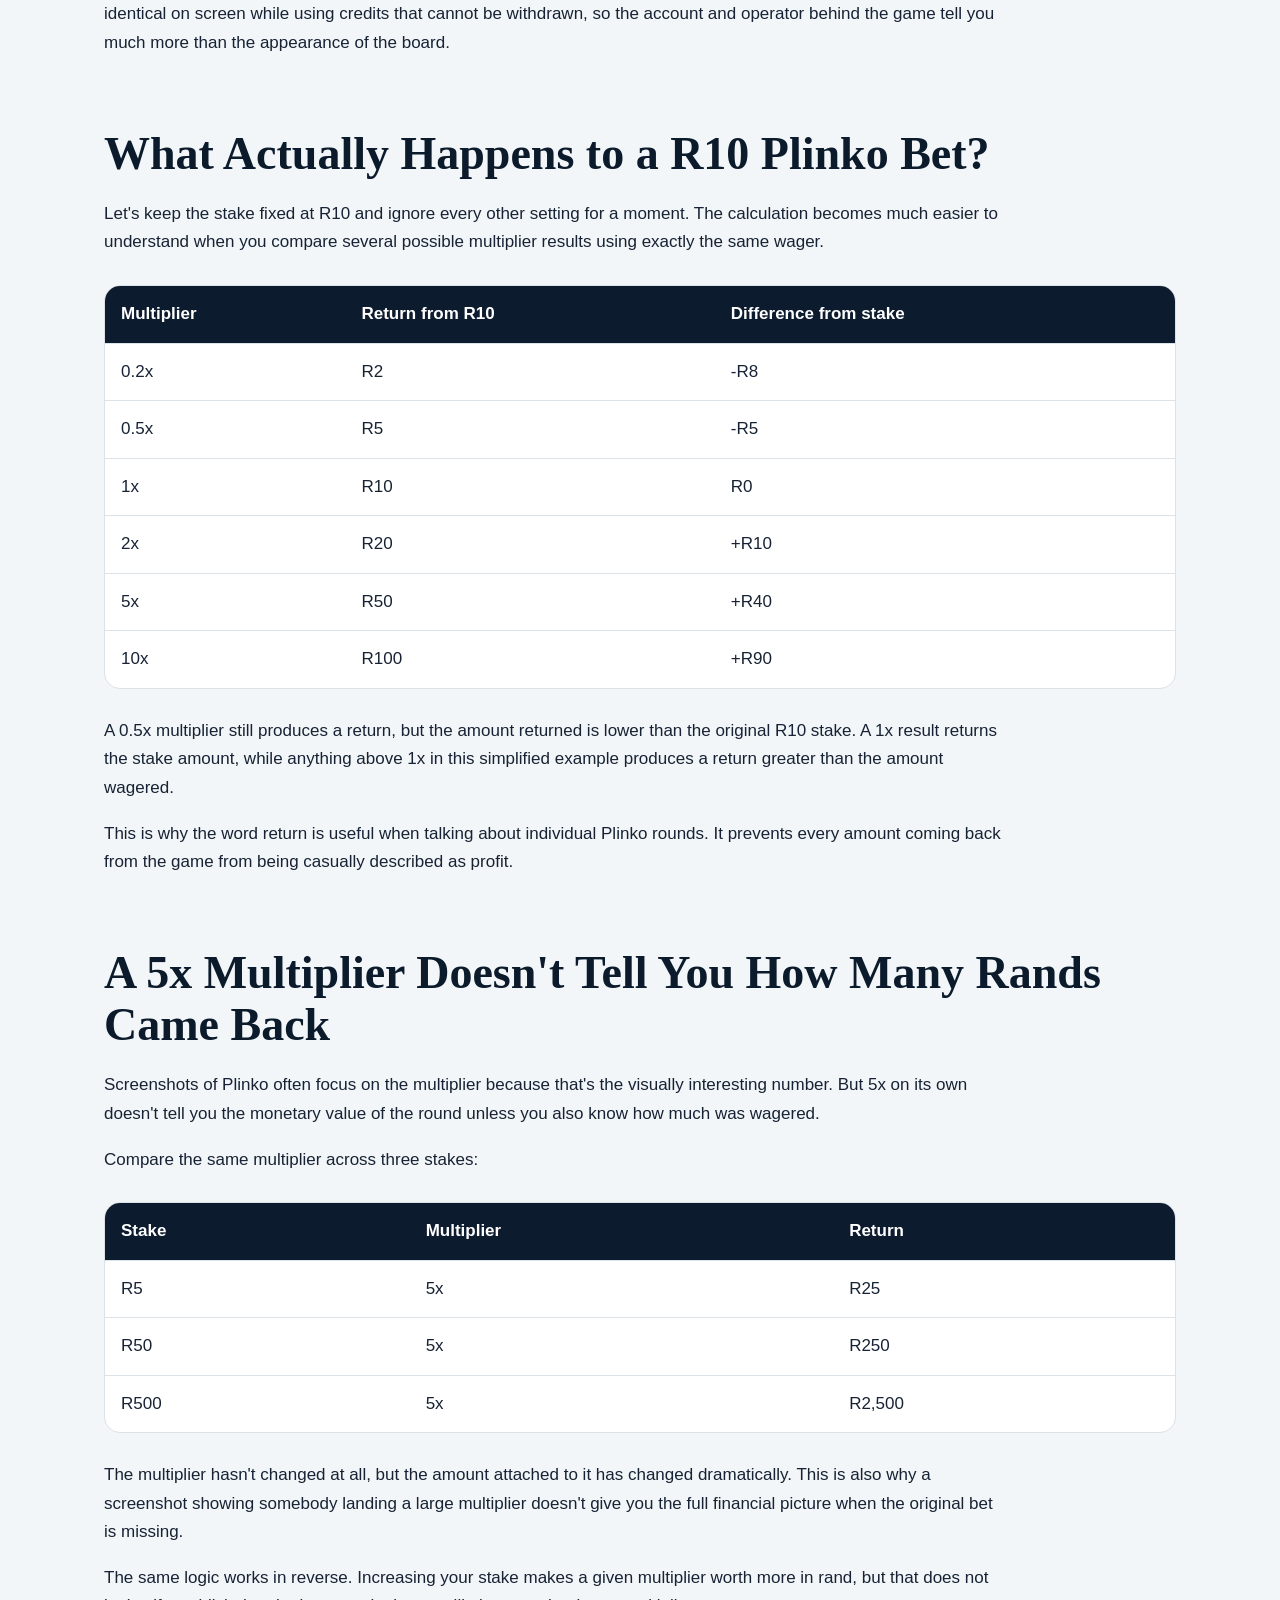
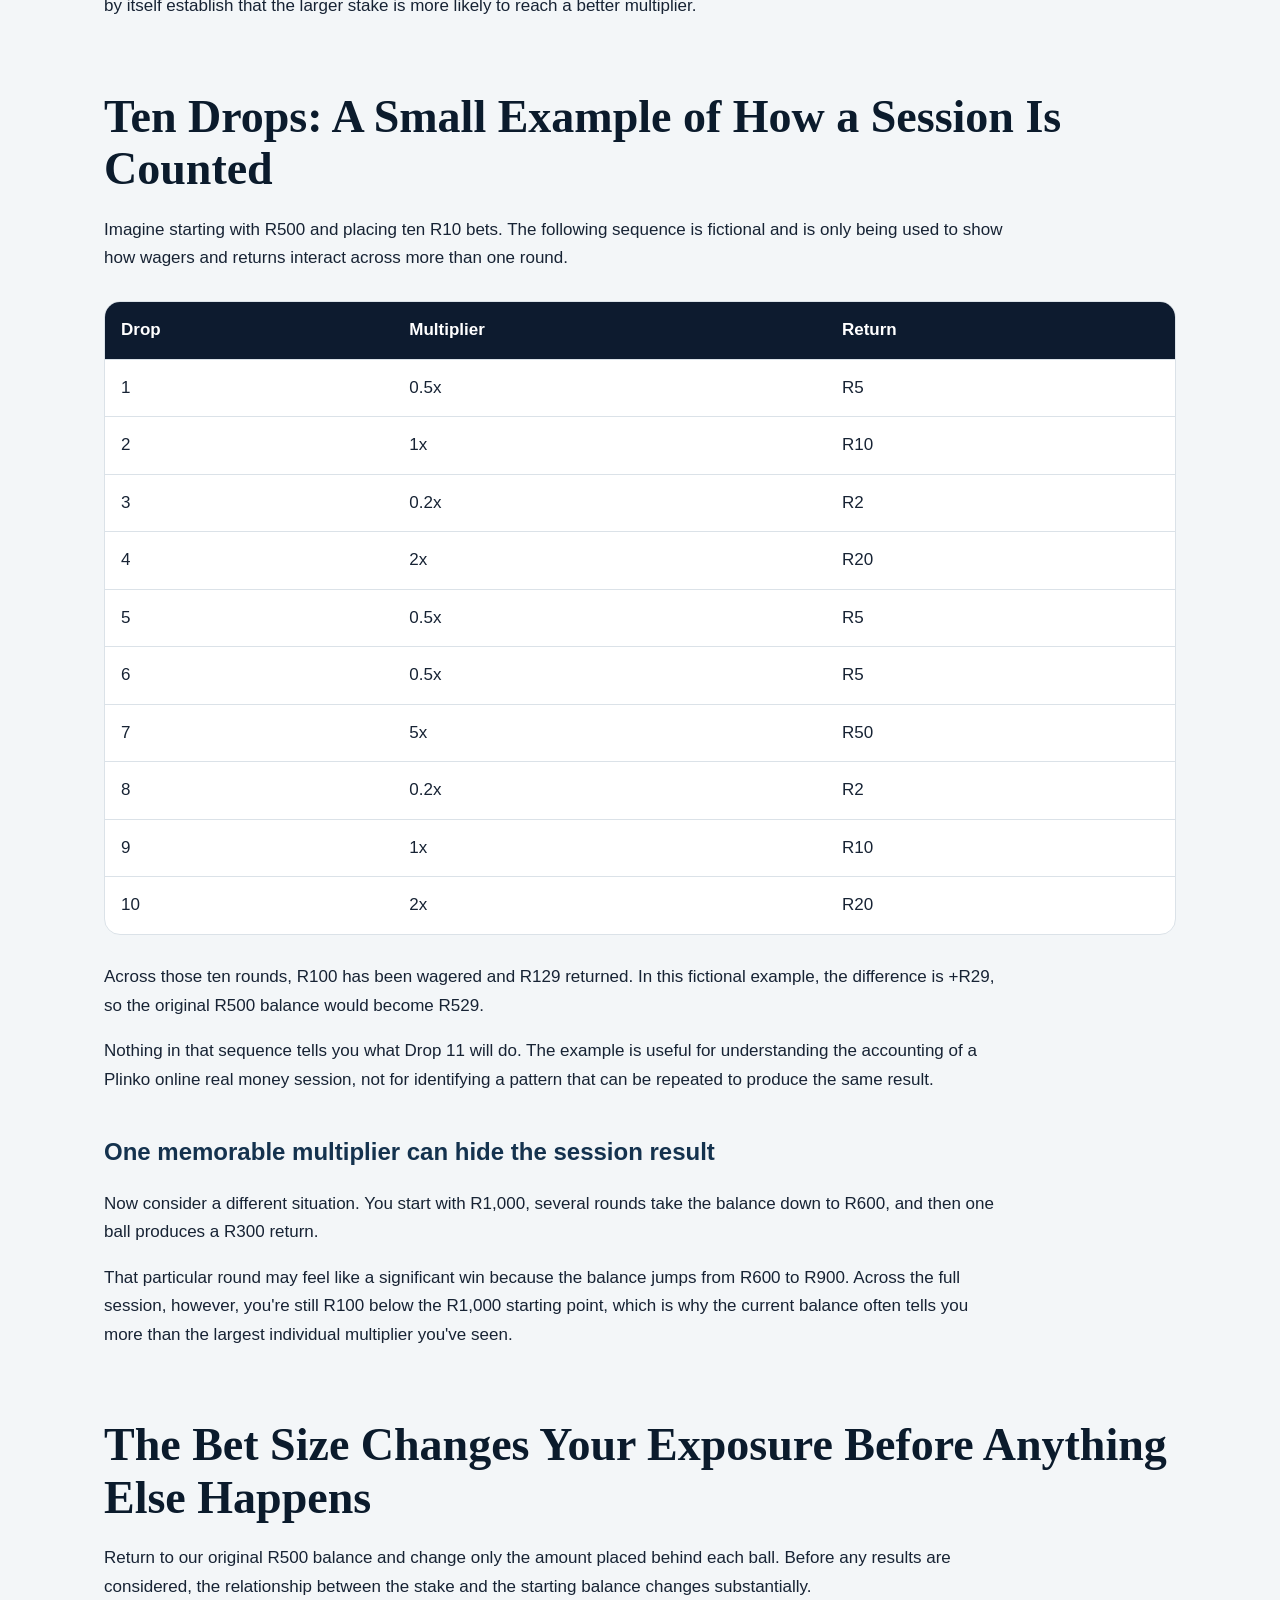
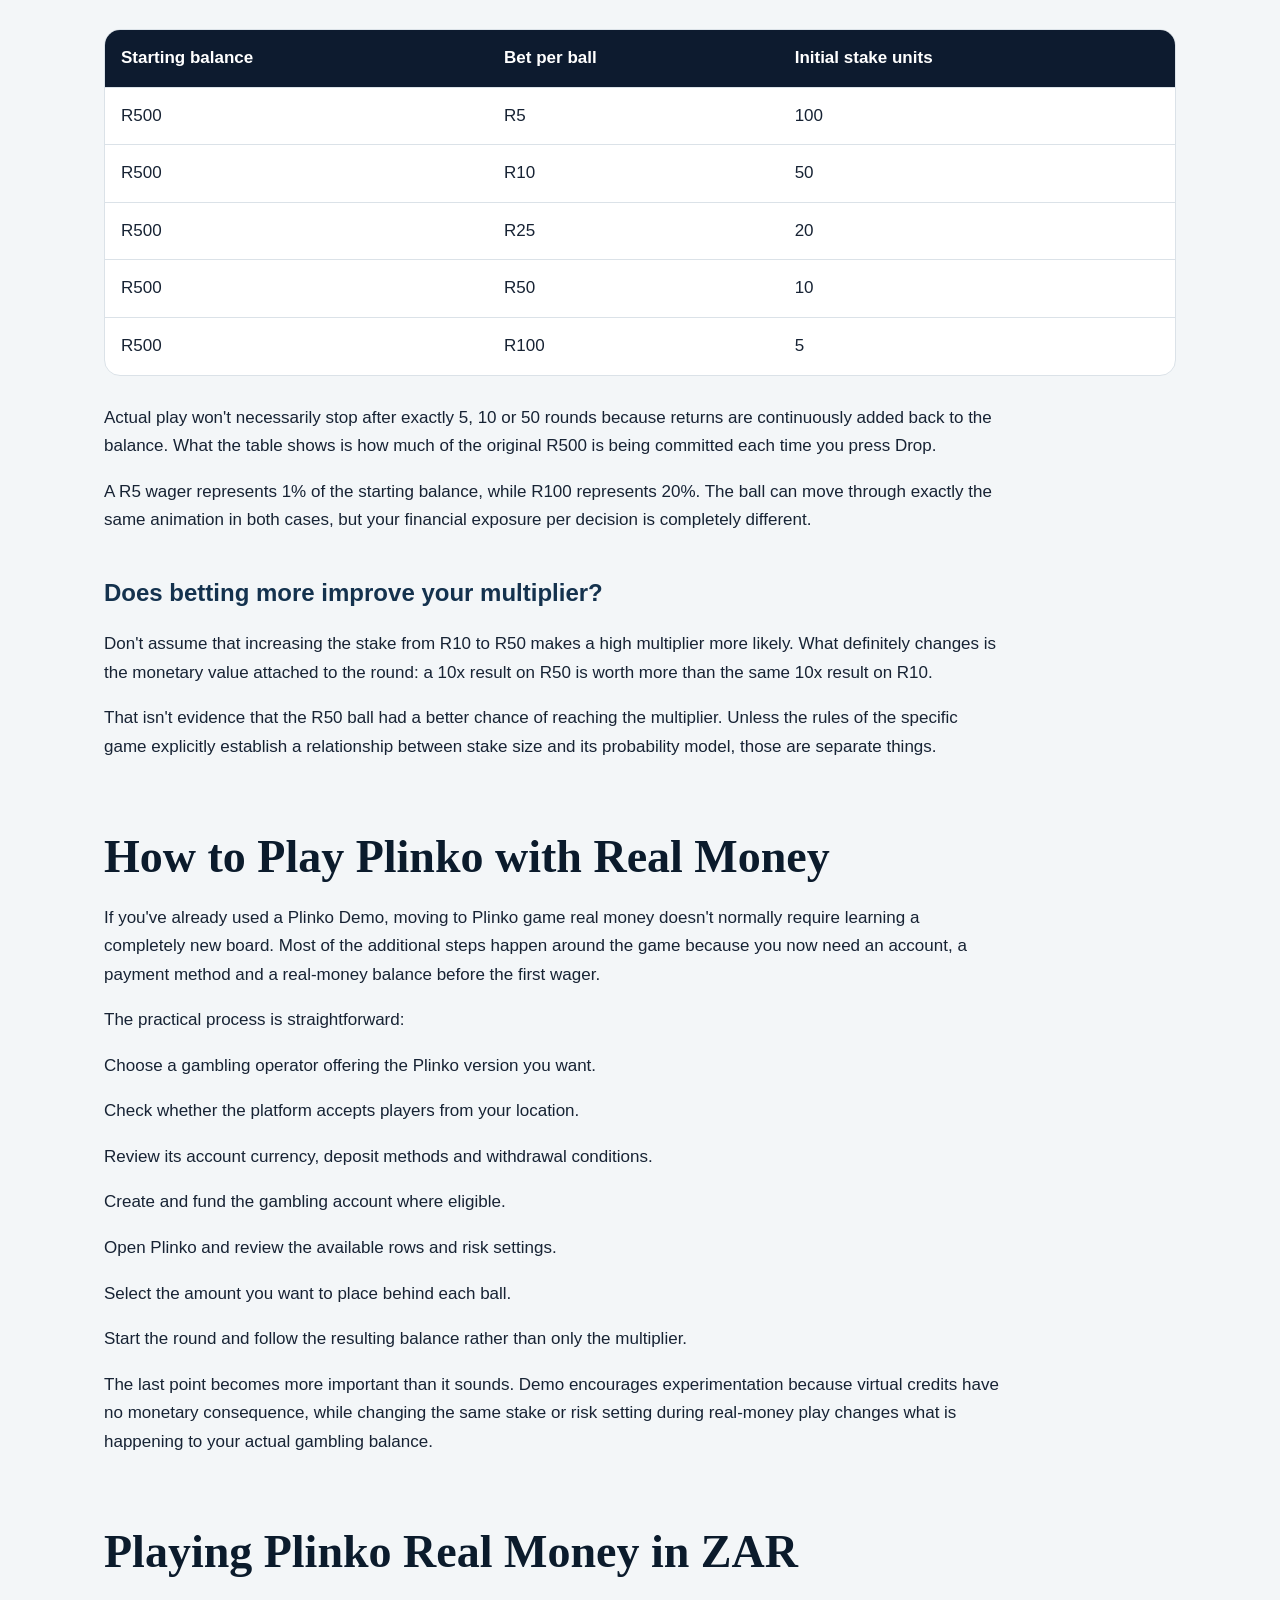
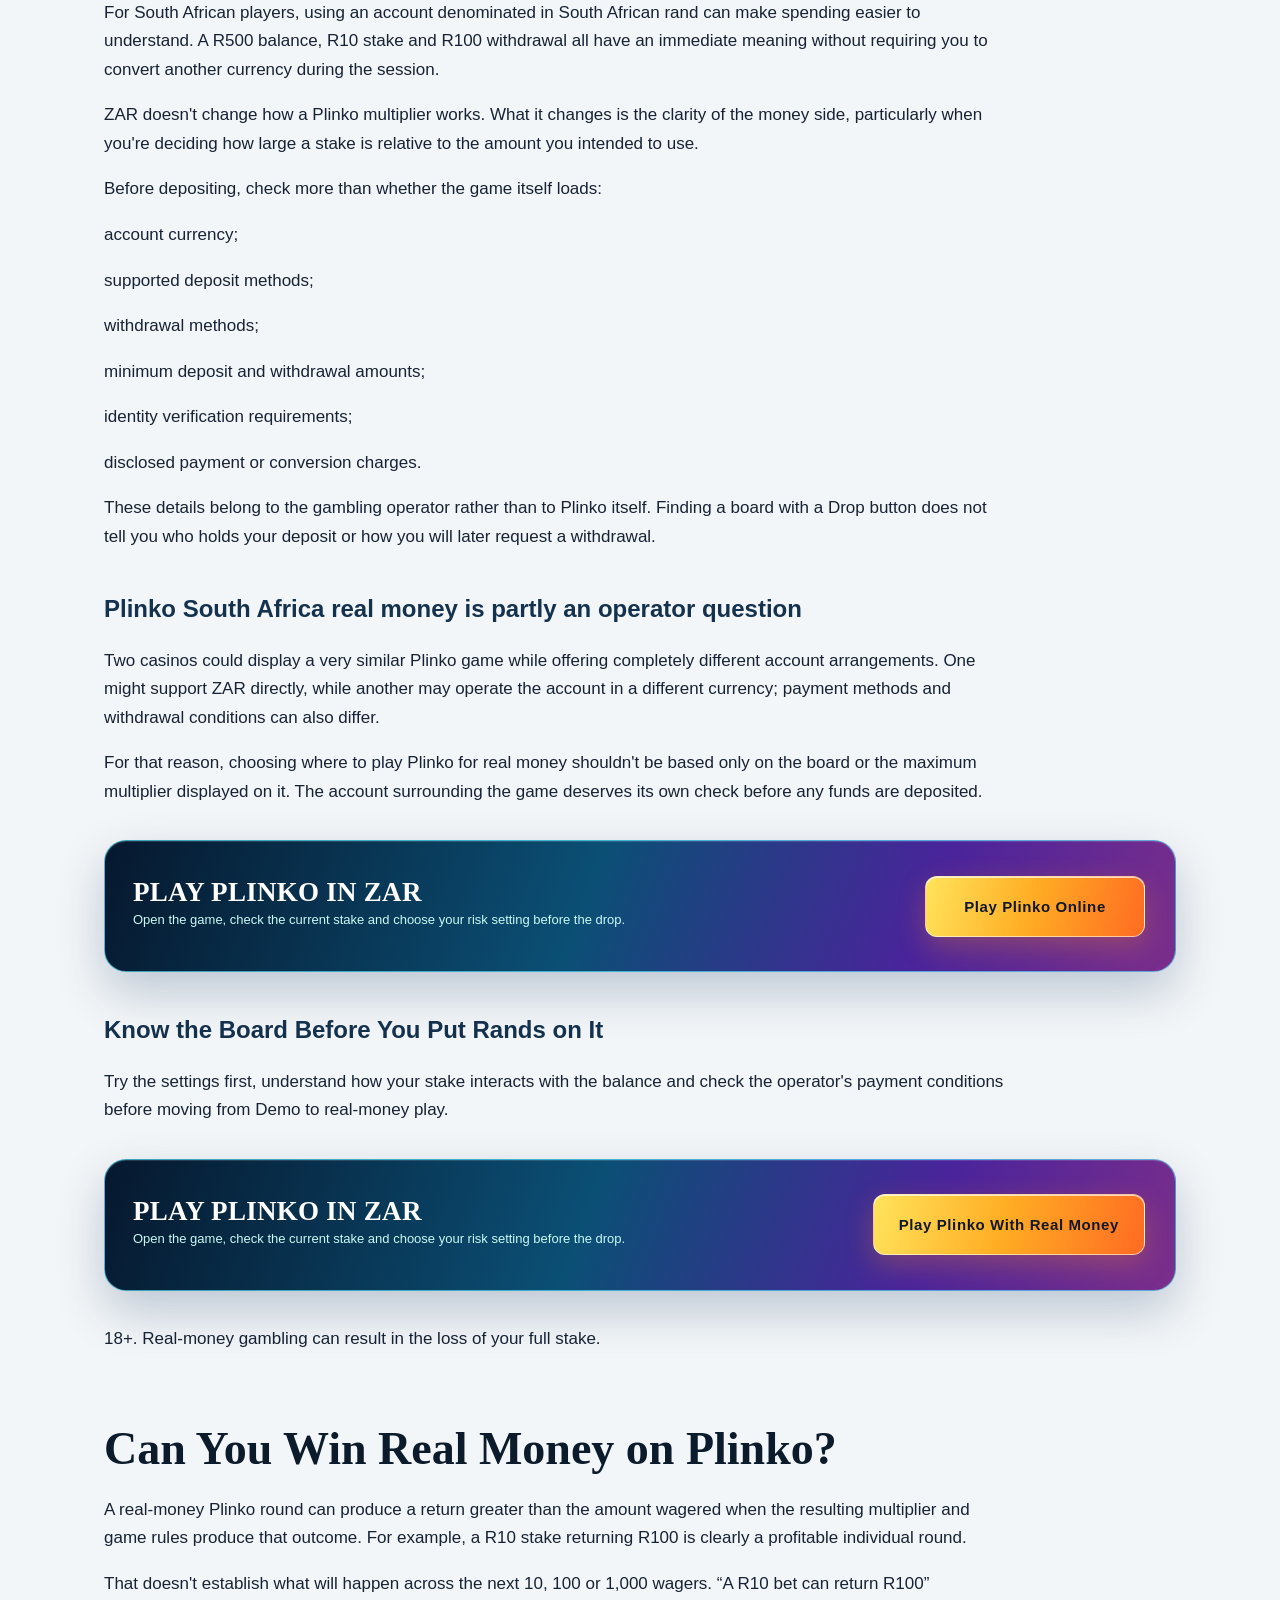
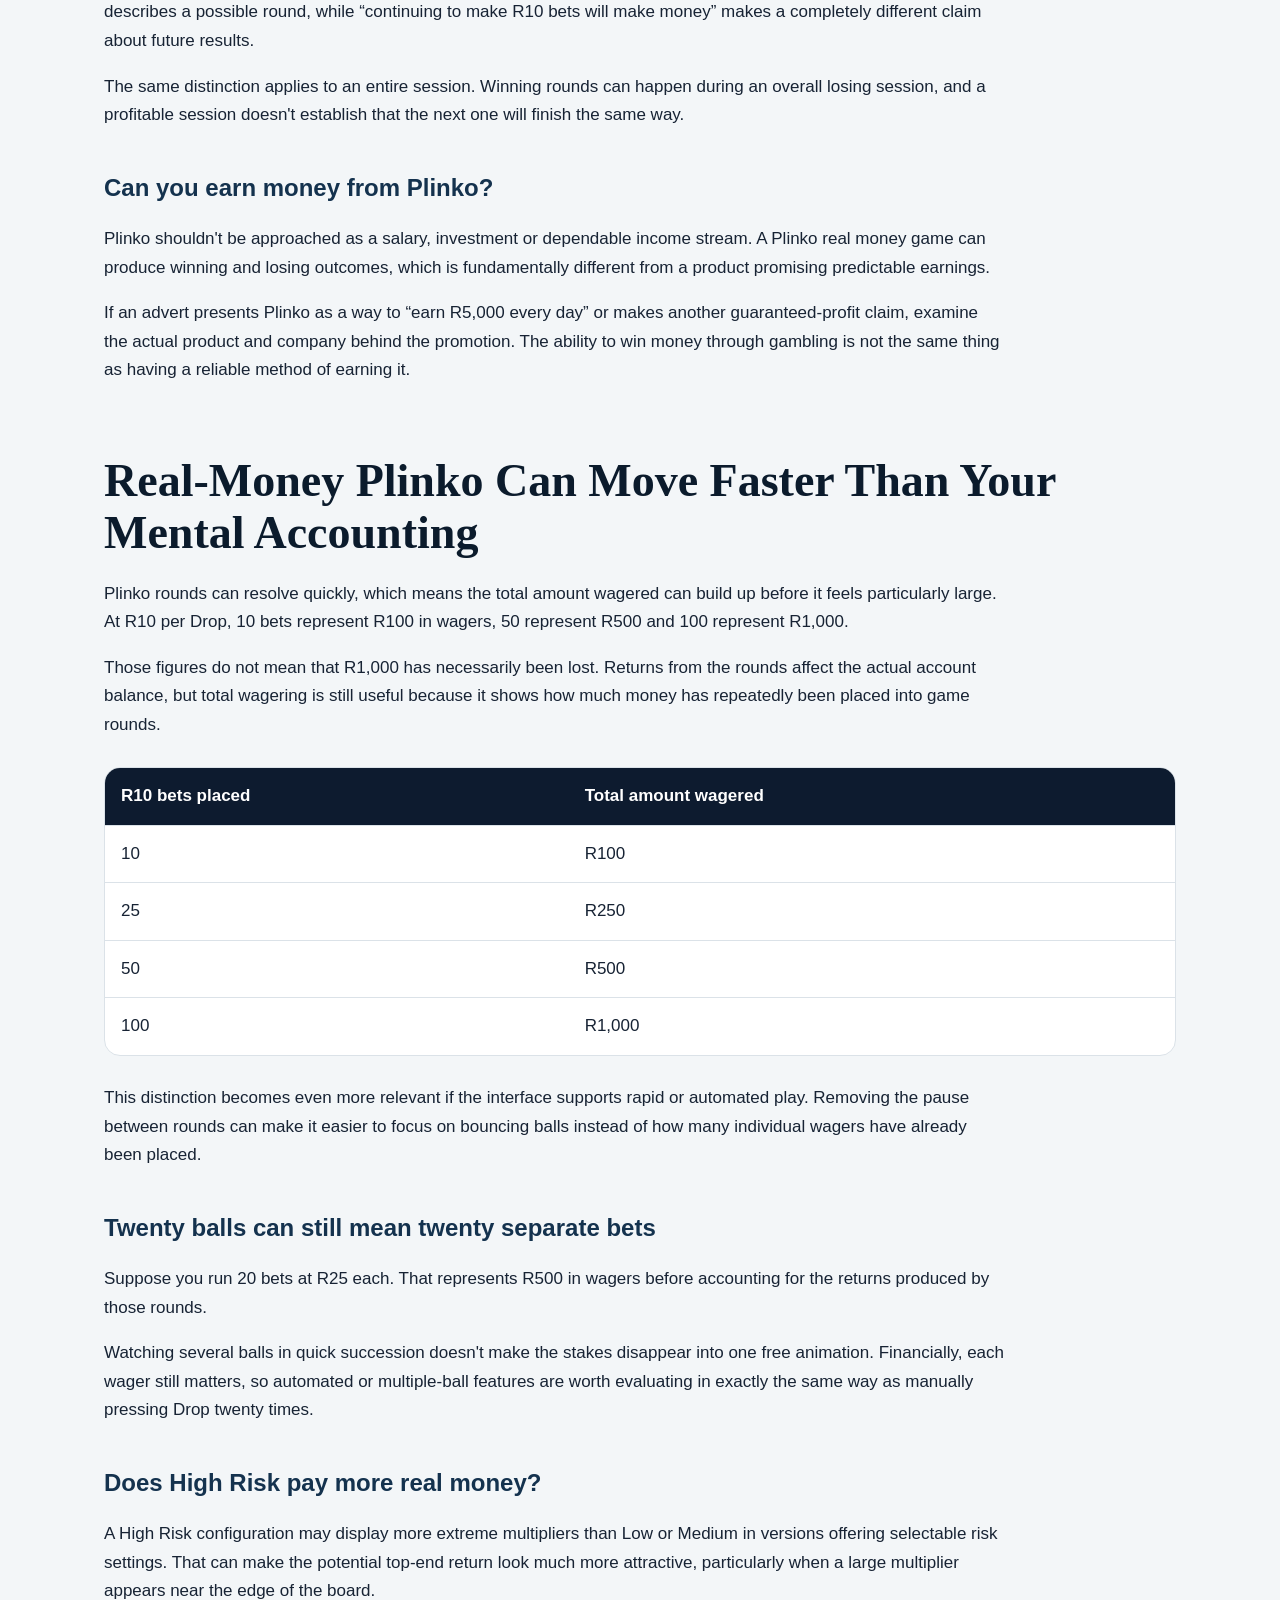
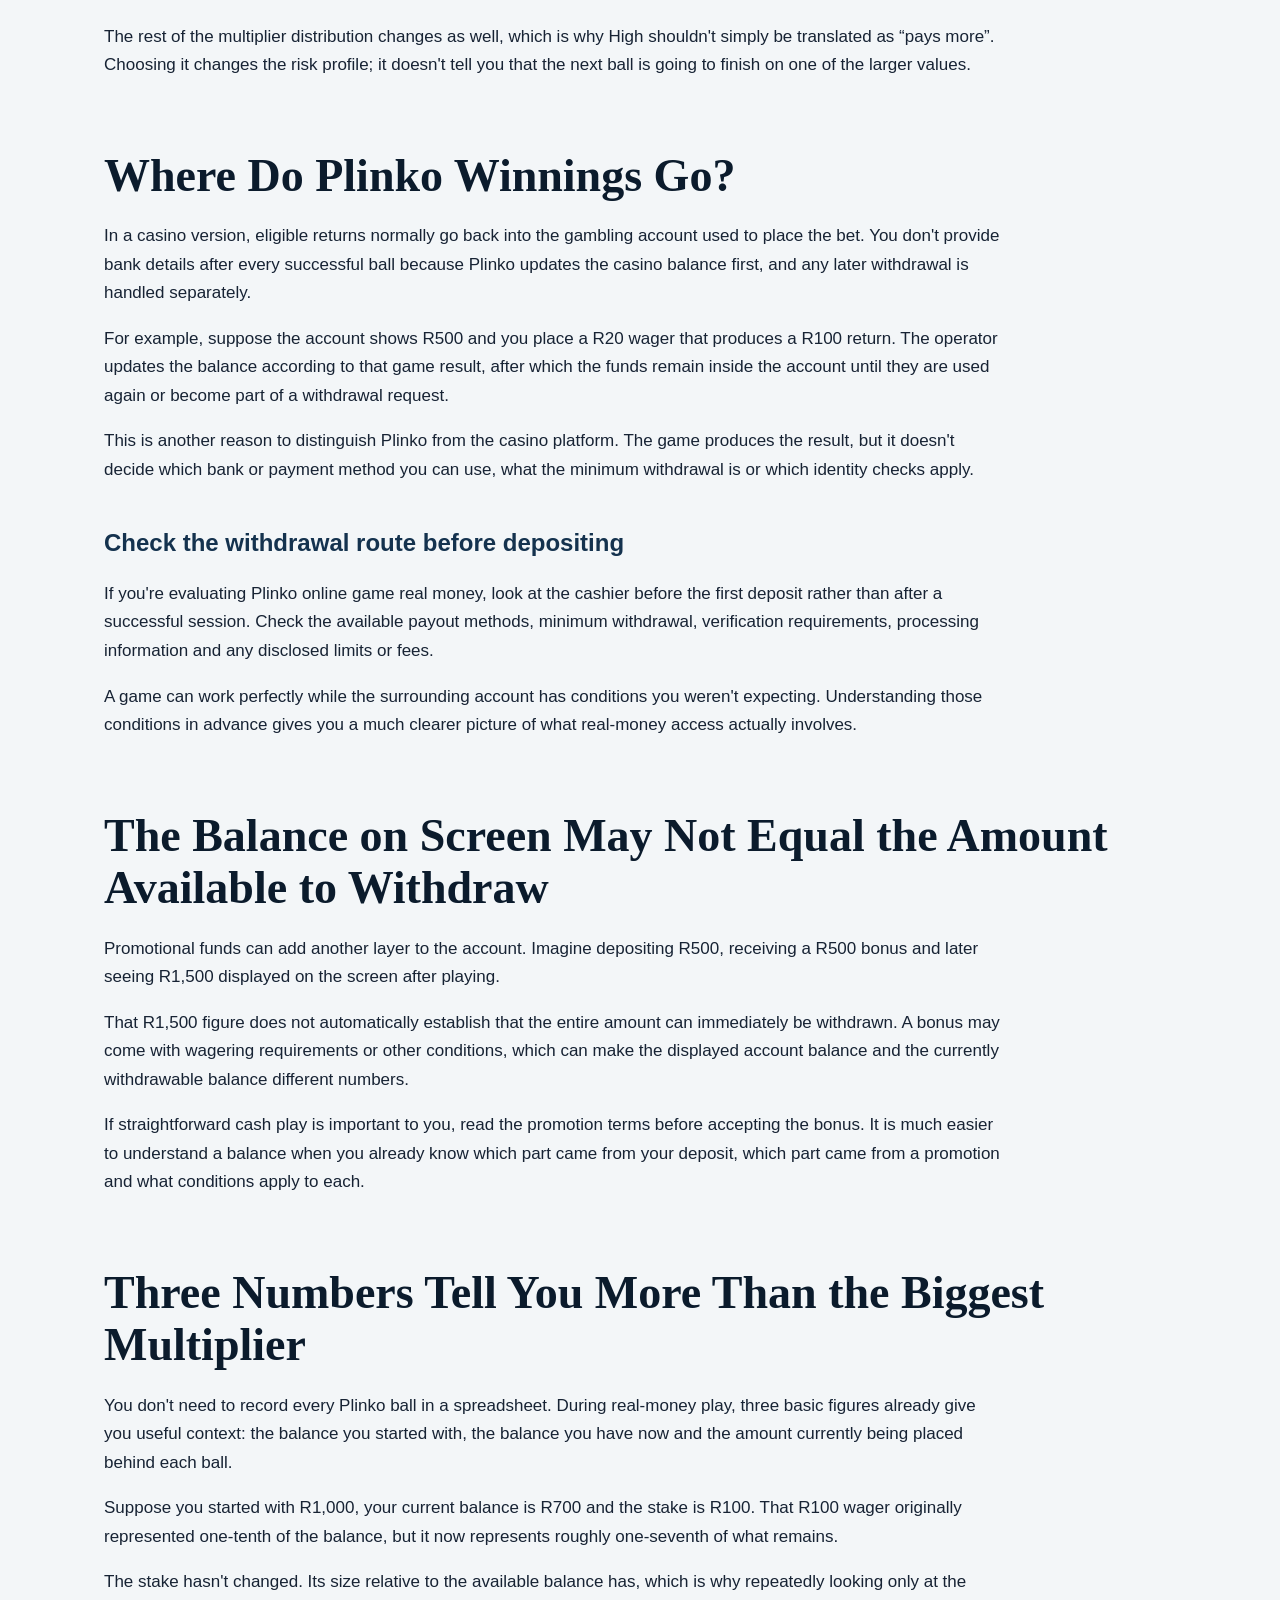
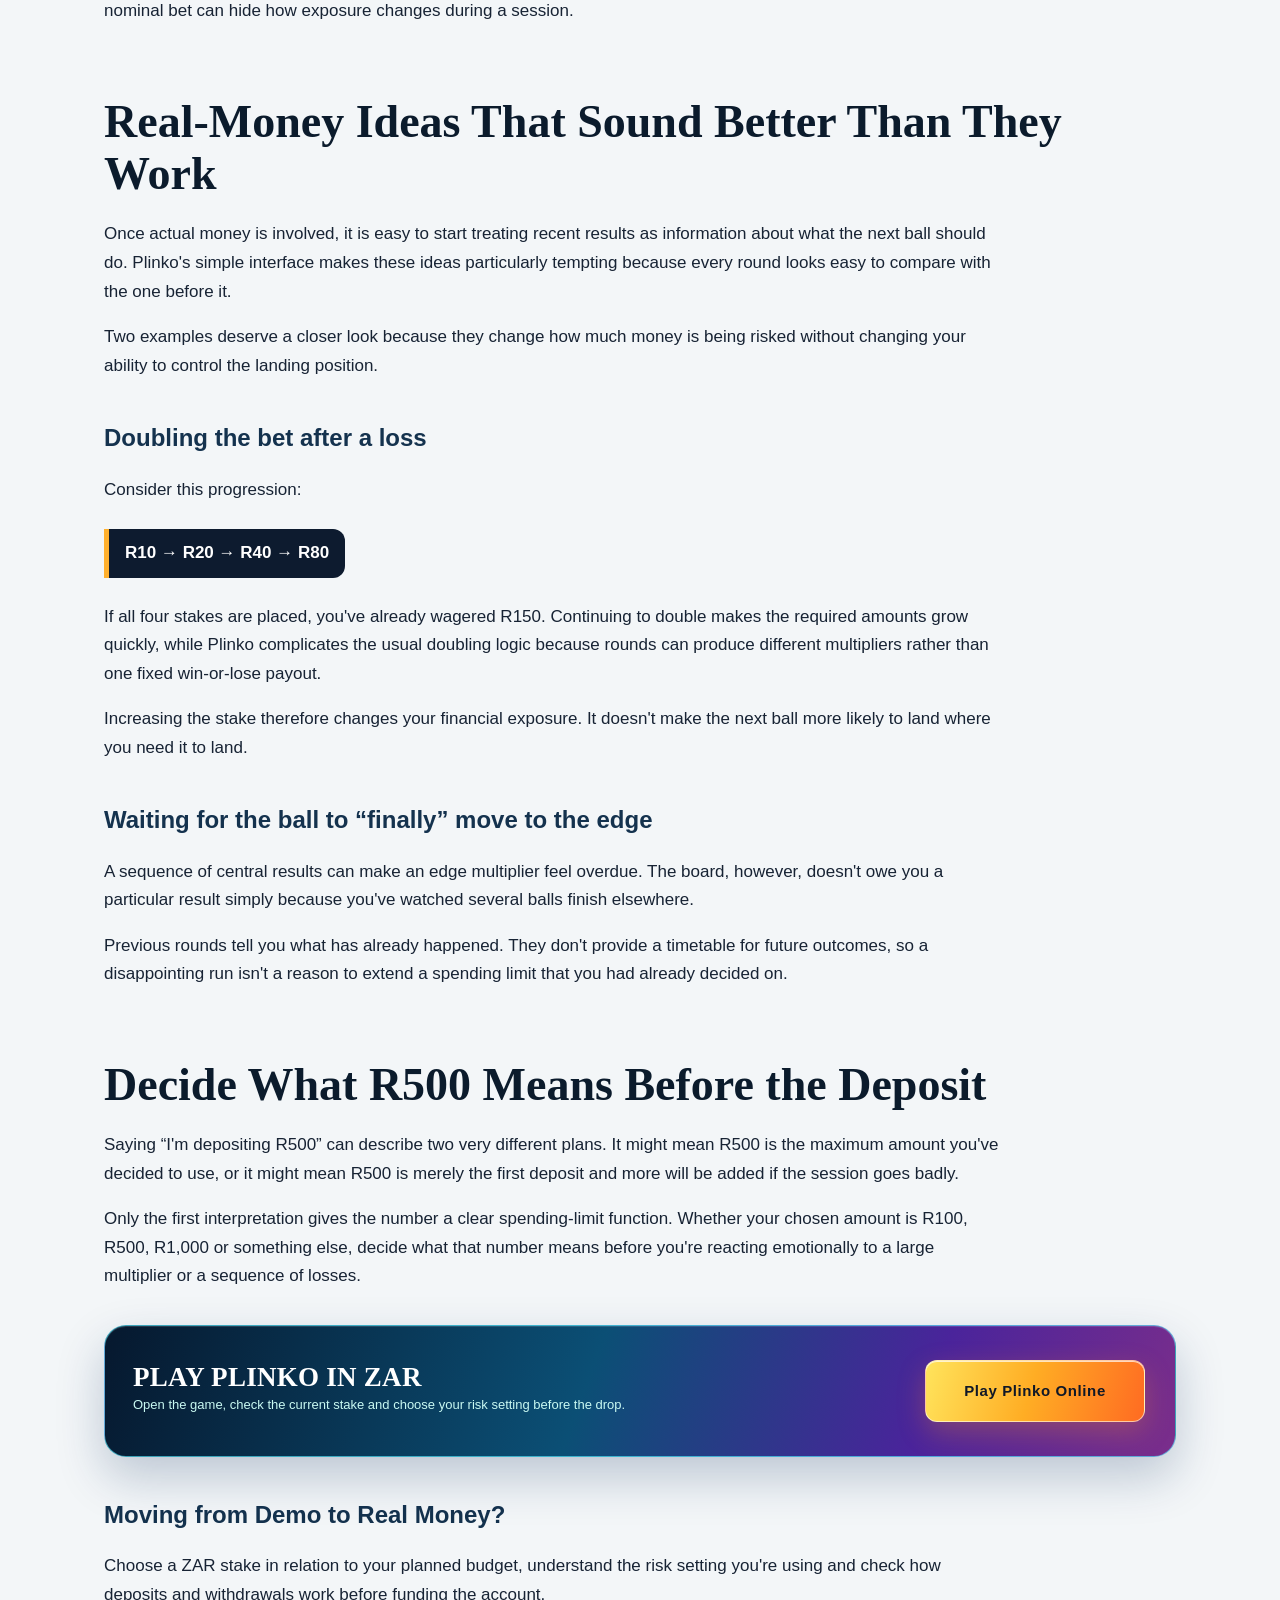
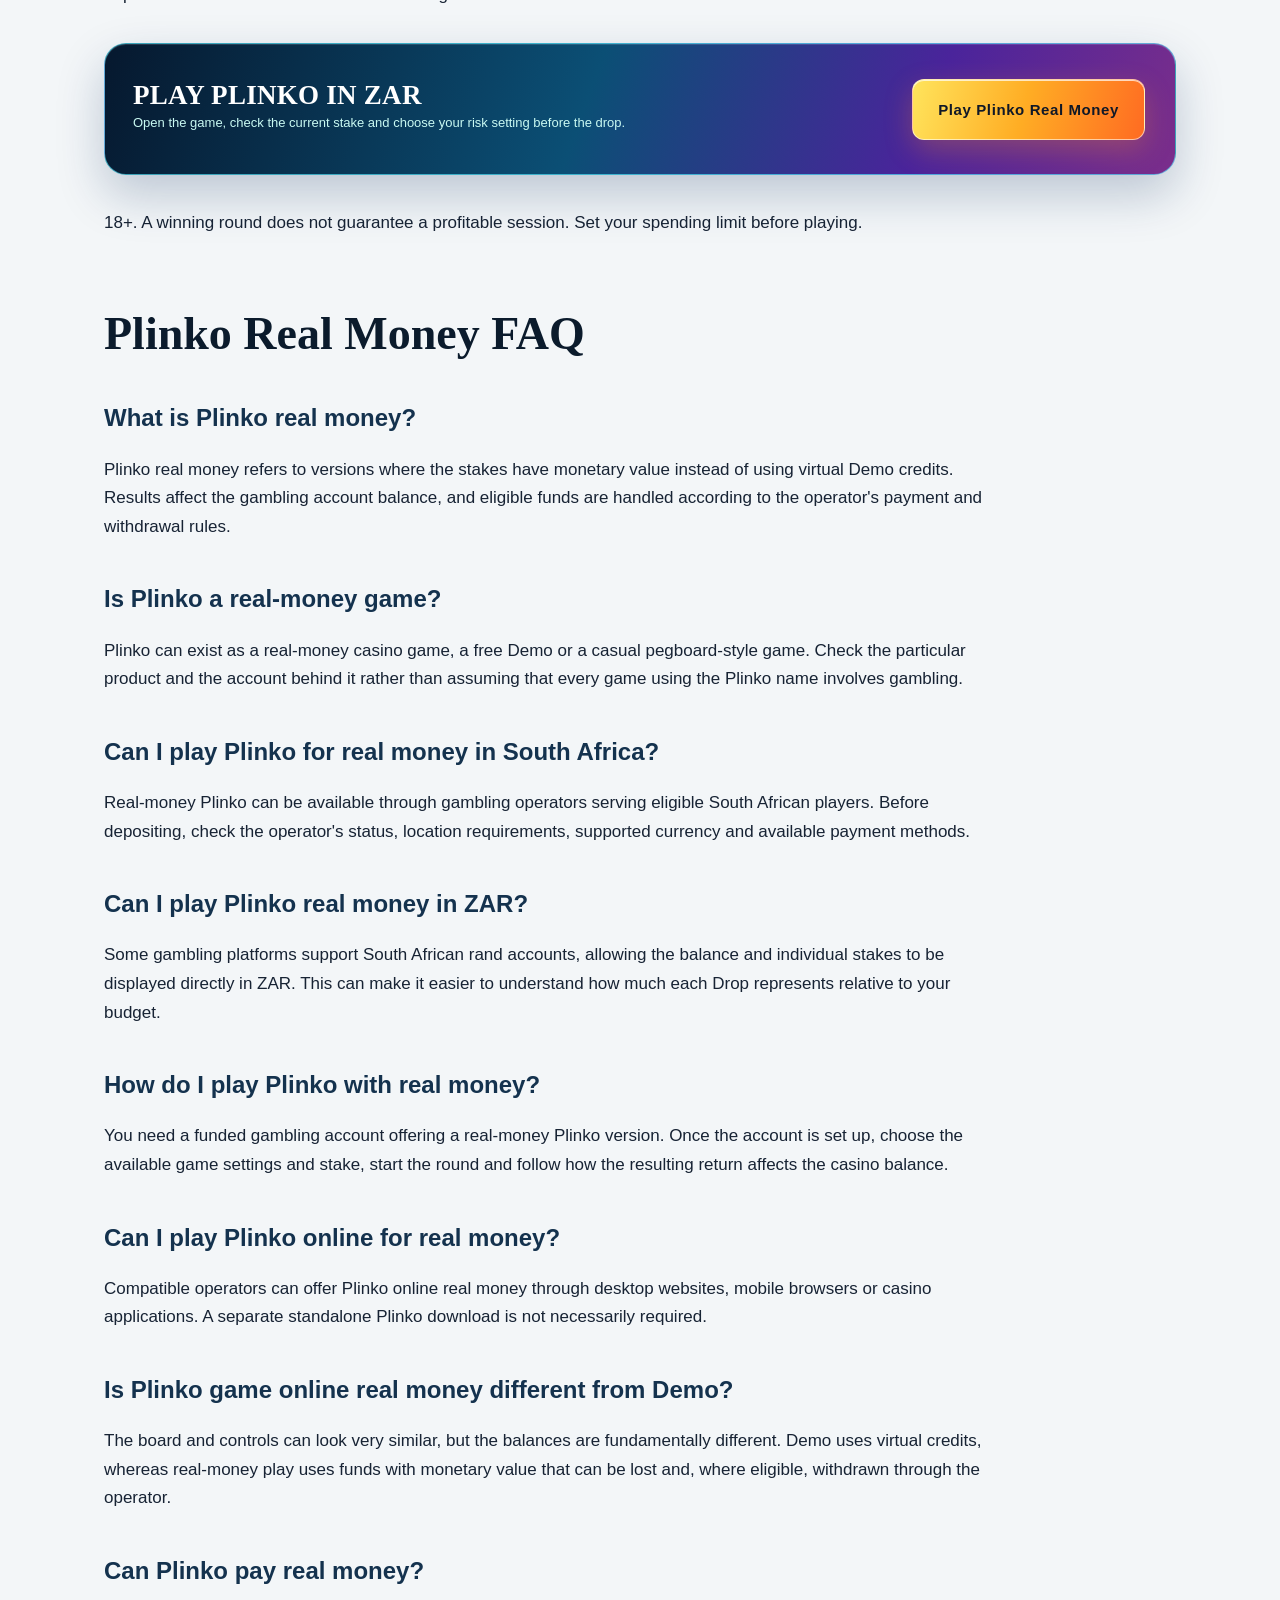
<file: plinko-real-money/index.html>
<!doctype html><html lang="en-ZA"><head><meta charset="utf-8"><meta name="viewport" content="width=device-width,initial-scale=1"><meta name="google-site-verification" content="MWwVBuxHnVIAGl92lxP4zwSlVJyQmbd7JX7dwckepJs" /><title>Plinko Real Money South Africa: Play Online in ZAR</title><meta name="description" content="Play Plinko for real money in South Africa and see how ZAR bets, multipliers, winnings and withdrawals work before putting real cash on the board."><link rel="canonical" href="https://mamacitastexmex.com/plinko-real-money/"><meta name="robots" content="index,follow"><meta property="og:title" content="Plinko Real Money South Africa: Play Online in ZAR"><meta property="og:description" content="Play Plinko for real money in South Africa and see how ZAR bets, multipliers, winnings and withdrawals work before putting real cash on the board."><meta property="og:type" content="website"><meta property="og:url" content="https://mamacitastexmex.com/plinko-real-money/"><meta property="og:image" content="https://mamacitastexmex.com/assets/img/real.png"><meta name="twitter:card" content="summary_large_image"><link rel="icon" href="/assets/img/favicon.png"><link rel="stylesheet" href="/assets/css/site.css"></head><body>
<header><div class="head"><a class="brand" href="/plinko-south-africa/"><img src="/assets/img/logo.png" alt="Plinko South Africa"></a><nav><a href="/plinko-south-africa/">Play Plinko</a><a href="/plinko-app-download/">App</a><a href="/plinko-real-money/">Real Money</a><a href="/plinko-withdrawal/">Withdraw</a><a href="/plinko-deposit/">Deposit</a><a href="/plinko-demo/">Demo</a><a href="/plinko-bonus/">Bonus</a></nav><a class="head-cta" href="/go/">PLAY</a></div></header>
<main><section class="hero"><img src="/assets/img/real.png" alt="Plinko Real Money in South Africa: What Changes When You Bet ZAR?"><div class="hero-shade"></div><div class="hero-copy"><span class="eyebrow">SOUTH AFRICA • ZAR • 18+</span><h1>Plinko Real Money in South Africa: What Changes When You Bet ZAR?</h1><p>Play Plinko for real money in South Africa and see how ZAR bets, multipliers, winnings and withdrawals work before putting real cash on the board.</p><a class="cta-button hero-btn" href="/go/">PLAY PLINKO</a></div></section>
<div class="top-offer"><div><small>REAL-MONEY ACCESS</small><strong>Plinko in ZAR</strong><span>Check operator terms, payments and availability before depositing.</span></div><a class="cta-button" href="/go/">OPEN PLINKO</a></div>
<article class="content"><p>Deposit R500 into a gambling account, open Plinko and the board may look almost identical to the one you tried in Demo. The difference only becomes obvious when you select a R10 stake and realise that the next Drop is no longer using virtual credits.</p>
<p>If that R10 ball reaches 2x, the round returns R20. If it lands on 0.5x, R5 comes back, which means you&#x27;ve recovered only half of the amount wagered. Every result now changes a balance that has value outside the game, and that is what separates Plinko real money from free play.</p>
<p>The board itself isn&#x27;t the difficult part. Understanding what happens to your money before, during and after each round matters much more.</p>
<div class="game-panel"><span>PLINKO • SOUTH AFRICA</span><b>Choose your stake, risk and rows</b><a class="cta-button" href="/go/">Open Plinko</a></div>
<div class="stat-grid"><div><small>CURRENCY</small><strong>ZAR</strong><span>Real-money balance in rand</span></div><div><small>SESSION EXAMPLE</small><strong>R500</strong><span>Set your own spending limit before playing</span></div><div><small>STAKE</small><strong>Choose before drop</strong><span>Limits depend on the operator and game version</span></div><div><small>MODE</small><strong>Real Money</strong><span>Each drop can change your cash balance</span></div></div>
<div class="inline-cta"><a class="cta-button" href="/go/">Play Plinko For Real Money</a></div>
<p>18+. Gambling involves financial risk. Only use money you can afford to lose.</p>
<nav class="toc"><strong>Follow the money</strong><div><a href="#what-real-money-plinko-means">What real-money Plinko means</a><a href="#what-happens-to-a-r10-bet">What happens to a R10 bet</a><a href="#return-and-profit-are-different">Return and profit are different</a><a href="#what-ten-plinko-rounds-can-look-like">What ten Plinko rounds can look like</a><a href="#choosing-your-stake-in-zar">Choosing your stake in ZAR</a><a href="#how-to-play-plinko-with-real-money">How to play Plinko with real money</a><a href="#south-african-accounts-and-zar">South African accounts and ZAR</a><a href="#can-you-win-real-money">Can you win real money?</a><a href="#how-quickly-wagers-add-up">How quickly wagers add up</a><a href="#where-winnings-actually-go">Where winnings actually go</a><a href="#bonuses-and-withdrawable-balances">Bonuses and withdrawable balances</a><a href="#common-real-money-mistakes">Common real-money mistakes</a><a href="#frequently-asked-questions">Frequently asked questions</a></div></nav>
<h2 id="real-money">Real-Money Plinko Starts Outside the Board</h2>
<p>When people think about a Plinko real money game, attention naturally goes to the ball and the multipliers. From a money perspective, though, the more useful starting point is the gambling account surrounding the game.</p>
<p>Suppose you deposit R500. At this stage, you haven&#x27;t won anything and you haven&#x27;t lost anything; you simply have R500 available in the account. Once you place the first Plinko wager, part of that balance becomes attached to a game round and the result determines how much is returned.</p>
<p>The complete route looks like this:</p>
<p>Deposit → Account balance → Plinko bet → Multiplier → Return → Account balance → Withdrawal</p>
<p>Plinko is responsible for the game round and its result. The gambling operator is responsible for the account holding your funds, including deposits, identity checks and withdrawal requests.</p>
<h3>Is Plinko a real-money game?</h3>
<p>It can be, but the name Plinko by itself doesn&#x27;t tell you whether actual money is involved. Online versions can include real-money casino games, free demos using virtual credits and casual mobile games that simply borrow the familiar pegboard idea.</p>
<p>A casino version connected to a funded gambling account can accept monetary wagers. A Demo may look almost identical on screen while using credits that cannot be withdrawn, so the account and operator behind the game tell you much more than the appearance of the board.</p>
<h2 id="r10">What Actually Happens to a R10 Plinko Bet?</h2>
<p>Let&#x27;s keep the stake fixed at R10 and ignore every other setting for a moment. The calculation becomes much easier to understand when you compare several possible multiplier results using exactly the same wager.</p>
<div class="table-wrap"><table><thead><tr><th>Multiplier</th><th>Return from R10</th><th>Difference from stake</th></tr></thead><tbody><tr><td>0.2x</td><td>R2</td><td>-R8</td></tr><tr><td>0.5x</td><td>R5</td><td>-R5</td></tr><tr><td>1x</td><td>R10</td><td>R0</td></tr><tr><td>2x</td><td>R20</td><td>+R10</td></tr><tr><td>5x</td><td>R50</td><td>+R40</td></tr><tr><td>10x</td><td>R100</td><td>+R90</td></tr></tbody></table></div>
<p>A 0.5x multiplier still produces a return, but the amount returned is lower than the original R10 stake. A 1x result returns the stake amount, while anything above 1x in this simplified example produces a return greater than the amount wagered.</p>
<p>This is why the word return is useful when talking about individual Plinko rounds. It prevents every amount coming back from the game from being casually described as profit.</p>
<h2 id="multipliers">A 5x Multiplier Doesn&#x27;t Tell You How Many Rands Came Back</h2>
<p>Screenshots of Plinko often focus on the multiplier because that&#x27;s the visually interesting number. But 5x on its own doesn&#x27;t tell you the monetary value of the round unless you also know how much was wagered.</p>
<p>Compare the same multiplier across three stakes:</p>
<div class="table-wrap"><table><thead><tr><th>Stake</th><th>Multiplier</th><th>Return</th></tr></thead><tbody><tr><td>R5</td><td>5x</td><td>R25</td></tr><tr><td>R50</td><td>5x</td><td>R250</td></tr><tr><td>R500</td><td>5x</td><td>R2,500</td></tr></tbody></table></div>
<p>The multiplier hasn&#x27;t changed at all, but the amount attached to it has changed dramatically. This is also why a screenshot showing somebody landing a large multiplier doesn&#x27;t give you the full financial picture when the original bet is missing.</p>
<p>The same logic works in reverse. Increasing your stake makes a given multiplier worth more in rand, but that does not by itself establish that the larger stake is more likely to reach a better multiplier.</p>
<h2 id="ten-drops">Ten Drops: A Small Example of How a Session Is Counted</h2>
<p>Imagine starting with R500 and placing ten R10 bets. The following sequence is fictional and is only being used to show how wagers and returns interact across more than one round.</p>
<div class="table-wrap"><table><thead><tr><th>Drop</th><th>Multiplier</th><th>Return</th></tr></thead><tbody><tr><td>1</td><td>0.5x</td><td>R5</td></tr><tr><td>2</td><td>1x</td><td>R10</td></tr><tr><td>3</td><td>0.2x</td><td>R2</td></tr><tr><td>4</td><td>2x</td><td>R20</td></tr><tr><td>5</td><td>0.5x</td><td>R5</td></tr><tr><td>6</td><td>0.5x</td><td>R5</td></tr><tr><td>7</td><td>5x</td><td>R50</td></tr><tr><td>8</td><td>0.2x</td><td>R2</td></tr><tr><td>9</td><td>1x</td><td>R10</td></tr><tr><td>10</td><td>2x</td><td>R20</td></tr></tbody></table></div>
<p>Across those ten rounds, R100 has been wagered and R129 returned. In this fictional example, the difference is +R29, so the original R500 balance would become R529.</p>
<p>Nothing in that sequence tells you what Drop 11 will do. The example is useful for understanding the accounting of a Plinko online real money session, not for identifying a pattern that can be repeated to produce the same result.</p>
<h3>One memorable multiplier can hide the session result</h3>
<p>Now consider a different situation. You start with R1,000, several rounds take the balance down to R600, and then one ball produces a R300 return.</p>
<p>That particular round may feel like a significant win because the balance jumps from R600 to R900. Across the full session, however, you&#x27;re still R100 below the R1,000 starting point, which is why the current balance often tells you more than the largest individual multiplier you&#x27;ve seen.</p>
<h2 id="stake">The Bet Size Changes Your Exposure Before Anything Else Happens</h2>
<p>Return to our original R500 balance and change only the amount placed behind each ball. Before any results are considered, the relationship between the stake and the starting balance changes substantially.</p>
<div class="table-wrap"><table><thead><tr><th>Starting balance</th><th>Bet per ball</th><th>Initial stake units</th></tr></thead><tbody><tr><td>R500</td><td>R5</td><td>100</td></tr><tr><td>R500</td><td>R10</td><td>50</td></tr><tr><td>R500</td><td>R25</td><td>20</td></tr><tr><td>R500</td><td>R50</td><td>10</td></tr><tr><td>R500</td><td>R100</td><td>5</td></tr></tbody></table></div>
<p>Actual play won&#x27;t necessarily stop after exactly 5, 10 or 50 rounds because returns are continuously added back to the balance. What the table shows is how much of the original R500 is being committed each time you press Drop.</p>
<p>A R5 wager represents 1% of the starting balance, while R100 represents 20%. The ball can move through exactly the same animation in both cases, but your financial exposure per decision is completely different.</p>
<h3>Does betting more improve your multiplier?</h3>
<p>Don&#x27;t assume that increasing the stake from R10 to R50 makes a high multiplier more likely. What definitely changes is the monetary value attached to the round: a 10x result on R50 is worth more than the same 10x result on R10.</p>
<p>That isn&#x27;t evidence that the R50 ball had a better chance of reaching the multiplier. Unless the rules of the specific game explicitly establish a relationship between stake size and its probability model, those are separate things.</p>
<h2 id="how-to-play">How to Play Plinko with Real Money</h2>
<p>If you&#x27;ve already used a Plinko Demo, moving to Plinko game real money doesn&#x27;t normally require learning a completely new board. Most of the additional steps happen around the game because you now need an account, a payment method and a real-money balance before the first wager.</p>
<p>The practical process is straightforward:</p>
<p>Choose a gambling operator offering the Plinko version you want.</p>
<p>Check whether the platform accepts players from your location.</p>
<p>Review its account currency, deposit methods and withdrawal conditions.</p>
<p>Create and fund the gambling account where eligible.</p>
<p>Open Plinko and review the available rows and risk settings.</p>
<p>Select the amount you want to place behind each ball.</p>
<p>Start the round and follow the resulting balance rather than only the multiplier.</p>
<p>The last point becomes more important than it sounds. Demo encourages experimentation because virtual credits have no monetary consequence, while changing the same stake or risk setting during real-money play changes what is happening to your actual gambling balance.</p>
<h2 id="zar">Playing Plinko Real Money in ZAR</h2>
<p>For South African players, using an account denominated in South African rand can make spending easier to understand. A R500 balance, R10 stake and R100 withdrawal all have an immediate meaning without requiring you to convert another currency during the session.</p>
<p>ZAR doesn&#x27;t change how a Plinko multiplier works. What it changes is the clarity of the money side, particularly when you&#x27;re deciding how large a stake is relative to the amount you intended to use.</p>
<p>Before depositing, check more than whether the game itself loads:</p>
<p>account currency;</p>
<p>supported deposit methods;</p>
<p>withdrawal methods;</p>
<p>minimum deposit and withdrawal amounts;</p>
<p>identity verification requirements;</p>
<p>disclosed payment or conversion charges.</p>
<p>These details belong to the gambling operator rather than to Plinko itself. Finding a board with a Drop button does not tell you who holds your deposit or how you will later request a withdrawal.</p>
<h3>Plinko South Africa real money is partly an operator question</h3>
<p>Two casinos could display a very similar Plinko game while offering completely different account arrangements. One might support ZAR directly, while another may operate the account in a different currency; payment methods and withdrawal conditions can also differ.</p>
<p>For that reason, choosing where to play Plinko for real money shouldn&#x27;t be based only on the board or the maximum multiplier displayed on it. The account surrounding the game deserves its own check before any funds are deposited.</p>
<div class="inline-cta"><a class="cta-button" href="/go/">Play Plinko Online</a></div>
<h3>Know the Board Before You Put Rands on It</h3>
<p>Try the settings first, understand how your stake interacts with the balance and check the operator&#x27;s payment conditions before moving from Demo to real-money play.</p>
<div class="inline-cta"><a class="cta-button" href="/go/">Play Plinko With Real Money</a></div>
<p>18+. Real-money gambling can result in the loss of your full stake.</p>
<h2 id="winning">Can You Win Real Money on Plinko?</h2>
<p>A real-money Plinko round can produce a return greater than the amount wagered when the resulting multiplier and game rules produce that outcome. For example, a R10 stake returning R100 is clearly a profitable individual round.</p>
<p>That doesn&#x27;t establish what will happen across the next 10, 100 or 1,000 wagers. “A R10 bet can return R100” describes a possible round, while “continuing to make R10 bets will make money” makes a completely different claim about future results.</p>
<p>The same distinction applies to an entire session. Winning rounds can happen during an overall losing session, and a profitable session doesn&#x27;t establish that the next one will finish the same way.</p>
<h3>Can you earn money from Plinko?</h3>
<p>Plinko shouldn&#x27;t be approached as a salary, investment or dependable income stream. A Plinko real money game can produce winning and losing outcomes, which is fundamentally different from a product promising predictable earnings.</p>
<p>If an advert presents Plinko as a way to “earn R5,000 every day” or makes another guaranteed-profit claim, examine the actual product and company behind the promotion. The ability to win money through gambling is not the same thing as having a reliable method of earning it.</p>
<h2 id="speed">Real-Money Plinko Can Move Faster Than Your Mental Accounting</h2>
<p>Plinko rounds can resolve quickly, which means the total amount wagered can build up before it feels particularly large. At R10 per Drop, 10 bets represent R100 in wagers, 50 represent R500 and 100 represent R1,000.</p>
<p>Those figures do not mean that R1,000 has necessarily been lost. Returns from the rounds affect the actual account balance, but total wagering is still useful because it shows how much money has repeatedly been placed into game rounds.</p>
<div class="table-wrap"><table><thead><tr><th>R10 bets placed</th><th>Total amount wagered</th></tr></thead><tbody><tr><td>10</td><td>R100</td></tr><tr><td>25</td><td>R250</td></tr><tr><td>50</td><td>R500</td></tr><tr><td>100</td><td>R1,000</td></tr></tbody></table></div>
<p>This distinction becomes even more relevant if the interface supports rapid or automated play. Removing the pause between rounds can make it easier to focus on bouncing balls instead of how many individual wagers have already been placed.</p>
<h3>Twenty balls can still mean twenty separate bets</h3>
<p>Suppose you run 20 bets at R25 each. That represents R500 in wagers before accounting for the returns produced by those rounds.</p>
<p>Watching several balls in quick succession doesn&#x27;t make the stakes disappear into one free animation. Financially, each wager still matters, so automated or multiple-ball features are worth evaluating in exactly the same way as manually pressing Drop twenty times.</p>
<h3>Does High Risk pay more real money?</h3>
<p>A High Risk configuration may display more extreme multipliers than Low or Medium in versions offering selectable risk settings. That can make the potential top-end return look much more attractive, particularly when a large multiplier appears near the edge of the board.</p>
<p>The rest of the multiplier distribution changes as well, which is why High shouldn&#x27;t simply be translated as “pays more”. Choosing it changes the risk profile; it doesn&#x27;t tell you that the next ball is going to finish on one of the larger values.</p>
<h2 id="withdrawals">Where Do Plinko Winnings Go?</h2>
<p>In a casino version, eligible returns normally go back into the gambling account used to place the bet. You don&#x27;t provide bank details after every successful ball because Plinko updates the casino balance first, and any later withdrawal is handled separately.</p>
<p>For example, suppose the account shows R500 and you place a R20 wager that produces a R100 return. The operator updates the balance according to that game result, after which the funds remain inside the account until they are used again or become part of a withdrawal request.</p>
<p>This is another reason to distinguish Plinko from the casino platform. The game produces the result, but it doesn&#x27;t decide which bank or payment method you can use, what the minimum withdrawal is or which identity checks apply.</p>
<h3>Check the withdrawal route before depositing</h3>
<p>If you&#x27;re evaluating Plinko online game real money, look at the cashier before the first deposit rather than after a successful session. Check the available payout methods, minimum withdrawal, verification requirements, processing information and any disclosed limits or fees.</p>
<p>A game can work perfectly while the surrounding account has conditions you weren&#x27;t expecting. Understanding those conditions in advance gives you a much clearer picture of what real-money access actually involves.</p>
<h2 id="bonuses">The Balance on Screen May Not Equal the Amount Available to Withdraw</h2>
<p>Promotional funds can add another layer to the account. Imagine depositing R500, receiving a R500 bonus and later seeing R1,500 displayed on the screen after playing.</p>
<p>That R1,500 figure does not automatically establish that the entire amount can immediately be withdrawn. A bonus may come with wagering requirements or other conditions, which can make the displayed account balance and the currently withdrawable balance different numbers.</p>
<p>If straightforward cash play is important to you, read the promotion terms before accepting the bonus. It is much easier to understand a balance when you already know which part came from your deposit, which part came from a promotion and what conditions apply to each.</p>
<h2 id="three-numbers-tell-you-more-than-the-biggest-multiplier">Three Numbers Tell You More Than the Biggest Multiplier</h2>
<p>You don&#x27;t need to record every Plinko ball in a spreadsheet. During real-money play, three basic figures already give you useful context: the balance you started with, the balance you have now and the amount currently being placed behind each ball.</p>
<p>Suppose you started with R1,000, your current balance is R700 and the stake is R100. That R100 wager originally represented one-tenth of the balance, but it now represents roughly one-seventh of what remains.</p>
<p>The stake hasn&#x27;t changed. Its size relative to the available balance has, which is why repeatedly looking only at the nominal bet can hide how exposure changes during a session.</p>
<h2 id="mistakes">Real-Money Ideas That Sound Better Than They Work</h2>
<p>Once actual money is involved, it is easy to start treating recent results as information about what the next ball should do. Plinko&#x27;s simple interface makes these ideas particularly tempting because every round looks easy to compare with the one before it.</p>
<p>Two examples deserve a closer look because they change how much money is being risked without changing your ability to control the landing position.</p>
<h3>Doubling the bet after a loss</h3>
<p>Consider this progression:</p>
<p class="callout-line">R10 → R20 → R40 → R80</p>
<p>If all four stakes are placed, you&#x27;ve already wagered R150. Continuing to double makes the required amounts grow quickly, while Plinko complicates the usual doubling logic because rounds can produce different multipliers rather than one fixed win-or-lose payout.</p>
<p>Increasing the stake therefore changes your financial exposure. It doesn&#x27;t make the next ball more likely to land where you need it to land.</p>
<h3>Waiting for the ball to “finally” move to the edge</h3>
<p>A sequence of central results can make an edge multiplier feel overdue. The board, however, doesn&#x27;t owe you a particular result simply because you&#x27;ve watched several balls finish elsewhere.</p>
<p>Previous rounds tell you what has already happened. They don&#x27;t provide a timetable for future outcomes, so a disappointing run isn&#x27;t a reason to extend a spending limit that you had already decided on.</p>
<h2 id="decide-what-r500-means-before-the-deposit">Decide What R500 Means Before the Deposit</h2>
<p>Saying “I&#x27;m depositing R500” can describe two very different plans. It might mean R500 is the maximum amount you&#x27;ve decided to use, or it might mean R500 is merely the first deposit and more will be added if the session goes badly.</p>
<p>Only the first interpretation gives the number a clear spending-limit function. Whether your chosen amount is R100, R500, R1,000 or something else, decide what that number means before you&#x27;re reacting emotionally to a large multiplier or a sequence of losses.</p>
<div class="inline-cta"><a class="cta-button" href="/go/">Play Plinko Online</a></div>
<h3>Moving from Demo to Real Money?</h3>
<p>Choose a ZAR stake in relation to your planned budget, understand the risk setting you&#x27;re using and check how deposits and withdrawals work before funding the account.</p>
<div class="inline-cta"><a class="cta-button" href="/go/">Play Plinko Real Money</a></div>
<p>18+. A winning round does not guarantee a profitable session. Set your spending limit before playing.</p>
<h2 id="faq">Plinko Real Money FAQ</h2>
<h3>What is Plinko real money?</h3>
<p>Plinko real money refers to versions where the stakes have monetary value instead of using virtual Demo credits. Results affect the gambling account balance, and eligible funds are handled according to the operator&#x27;s payment and withdrawal rules.</p>
<h3>Is Plinko a real-money game?</h3>
<p>Plinko can exist as a real-money casino game, a free Demo or a casual pegboard-style game. Check the particular product and the account behind it rather than assuming that every game using the Plinko name involves gambling.</p>
<h3>Can I play Plinko for real money in South Africa?</h3>
<p>Real-money Plinko can be available through gambling operators serving eligible South African players. Before depositing, check the operator&#x27;s status, location requirements, supported currency and available payment methods.</p>
<h3>Can I play Plinko real money in ZAR?</h3>
<p>Some gambling platforms support South African rand accounts, allowing the balance and individual stakes to be displayed directly in ZAR. This can make it easier to understand how much each Drop represents relative to your budget.</p>
<h3>How do I play Plinko with real money?</h3>
<p>You need a funded gambling account offering a real-money Plinko version. Once the account is set up, choose the available game settings and stake, start the round and follow how the resulting return affects the casino balance.</p>
<h3>Can I play Plinko online for real money?</h3>
<p>Compatible operators can offer Plinko online real money through desktop websites, mobile browsers or casino applications. A separate standalone Plinko download is not necessarily required.</p>
<h3>Is Plinko game online real money different from Demo?</h3>
<p>The board and controls can look very similar, but the balances are fundamentally different. Demo uses virtual credits, whereas real-money play uses funds with monetary value that can be lost and, where eligible, withdrawn through the operator.</p>
<h3>Can Plinko pay real money?</h3>
<p>A real-money Plinko round can produce eligible returns that are credited to the gambling account. Whether the overall session ends above or below its starting balance depends on the complete sequence of wagers and returns rather than one multiplier.</p>
<h3>Can I make money playing Plinko?</h3>
<p>Winning rounds and profitable sessions are possible, but Plinko is not a dependable income source. Real-money gambling includes the possibility of losses and should not be treated as a guaranteed method of earning money.</p>
<h3>Where do my Plinko winnings go?</h3>
<p>Eligible returns normally go back to the casino balance from which the wager was placed. You can then continue playing or request a withdrawal where the balance is eligible under the operator&#x27;s rules.</p>
<h3>Can I withdraw directly from Plinko?</h3>
<p>Withdrawals are generally made from the gambling account rather than from the Plinko board itself. Payment methods, minimum amounts, verification and processing conditions are determined by the operator.</p>
<h3>Does betting more increase my Plinko multiplier?</h3>
<p>A larger stake increases the monetary amount attached to the round, but that alone does not establish that a larger multiplier becomes more likely. Check the rules of the specific Plinko version rather than assuming that a bigger wager receives better outcomes.</p>
<h3>Is High Risk better for real-money Plinko?</h3>
<p>High Risk can provide a more extreme multiplier profile in versions offering selectable risk levels, but it isn&#x27;t automatically a better configuration. The setting changes the risk profile rather than guaranteeing a larger return.</p>
<h3>How much money should I use for Plinko?</h3>
<p>There is no universal amount that is appropriate for everyone. Use only money you can afford to lose and decide your spending limit before beginning rather than increasing it in response to the session.</p><section class="visual-cta"><img src="/assets/img/cta.png" alt="Plinko board in South Africa" loading="lazy"><div><h2>Ready to open Plinko?</h2><p>Review the stake and settings before each round. Gambling involves financial risk.</p><a class="cta-button" href="/go/">PLAY PLINKO ONLINE</a></div></section></article></main>
<footer><div><img src="/assets/img/logo.png" alt="Plinko South Africa"><p>Independent informational guide for adult users in South Africa. Gambling involves financial risk.</p></div><div class="footer-links"><a href="/responsible-gaming/">Responsible Gaming</a><a href="/privacy-policy/">Privacy Policy</a><a href="/terms/">Terms</a></div><p class="age">18+</p></footer><script src="/assets/js/site.js"></script></body></html>
</file>
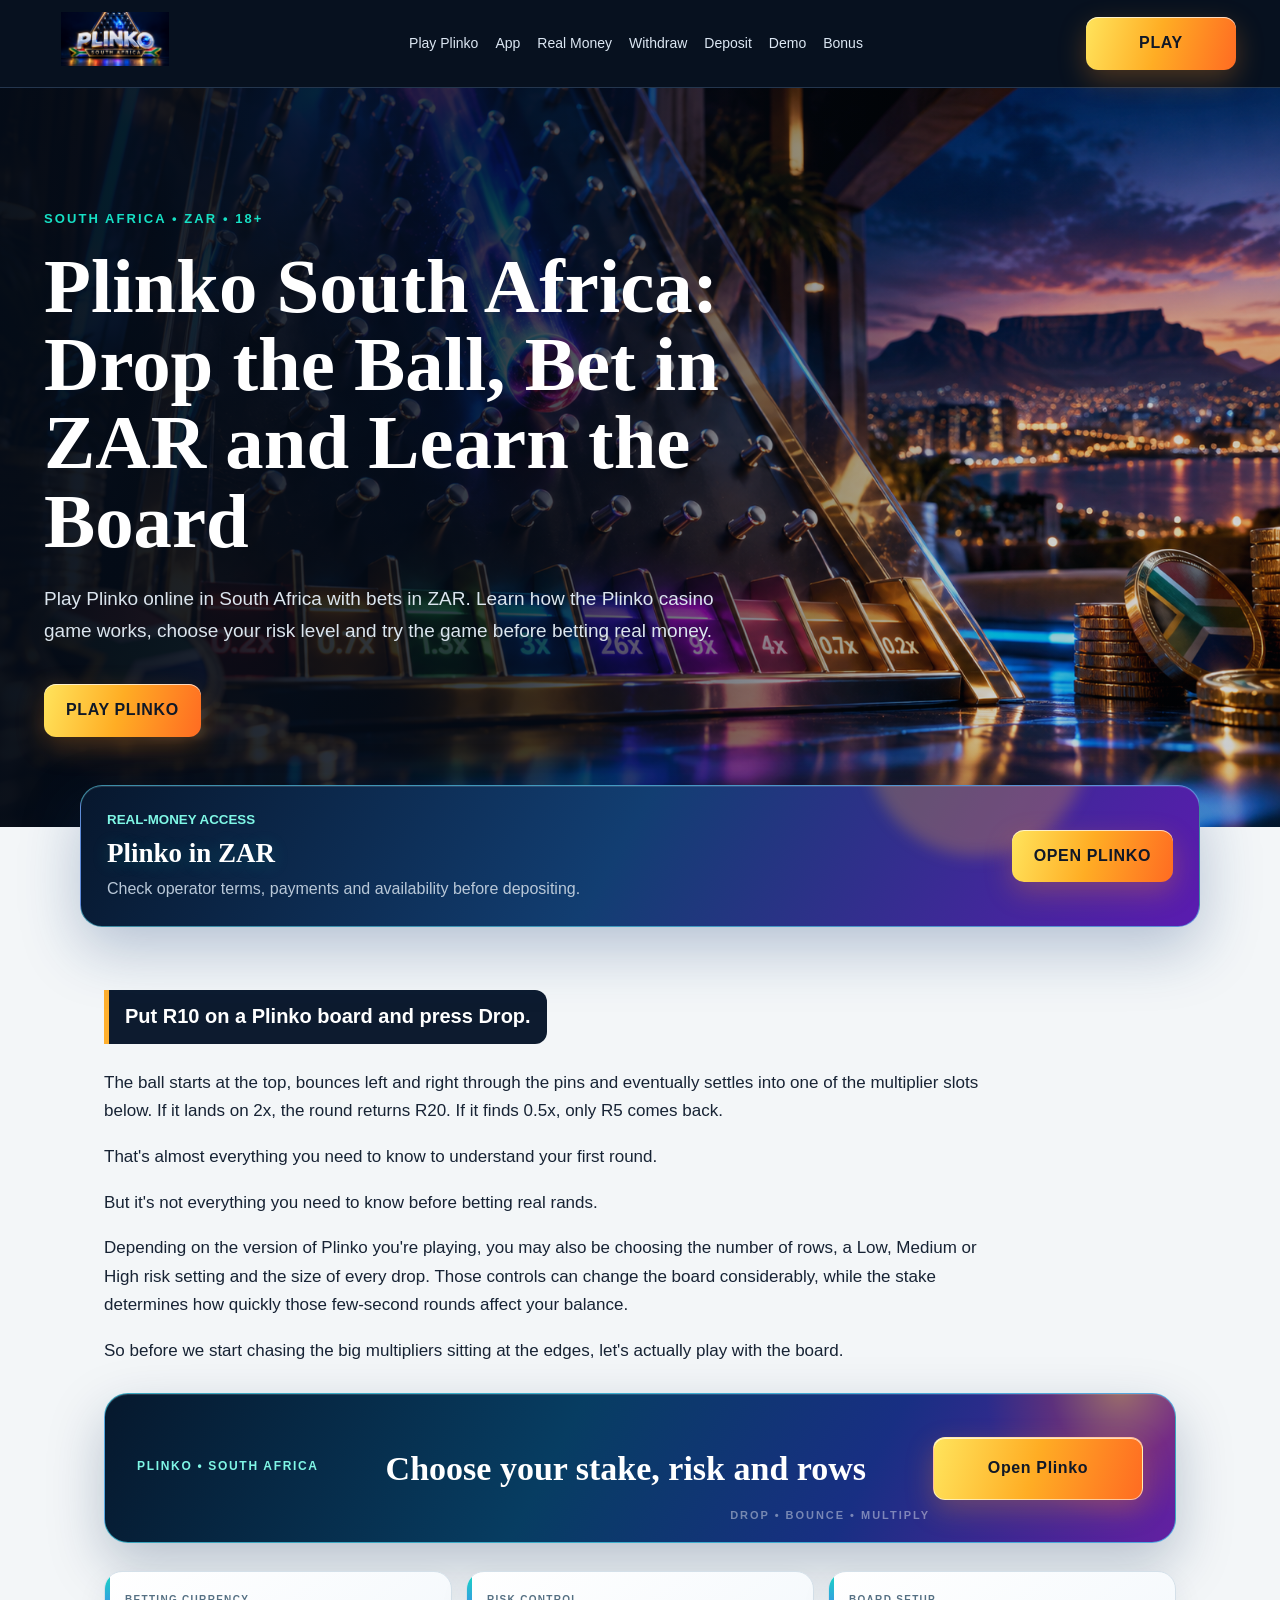
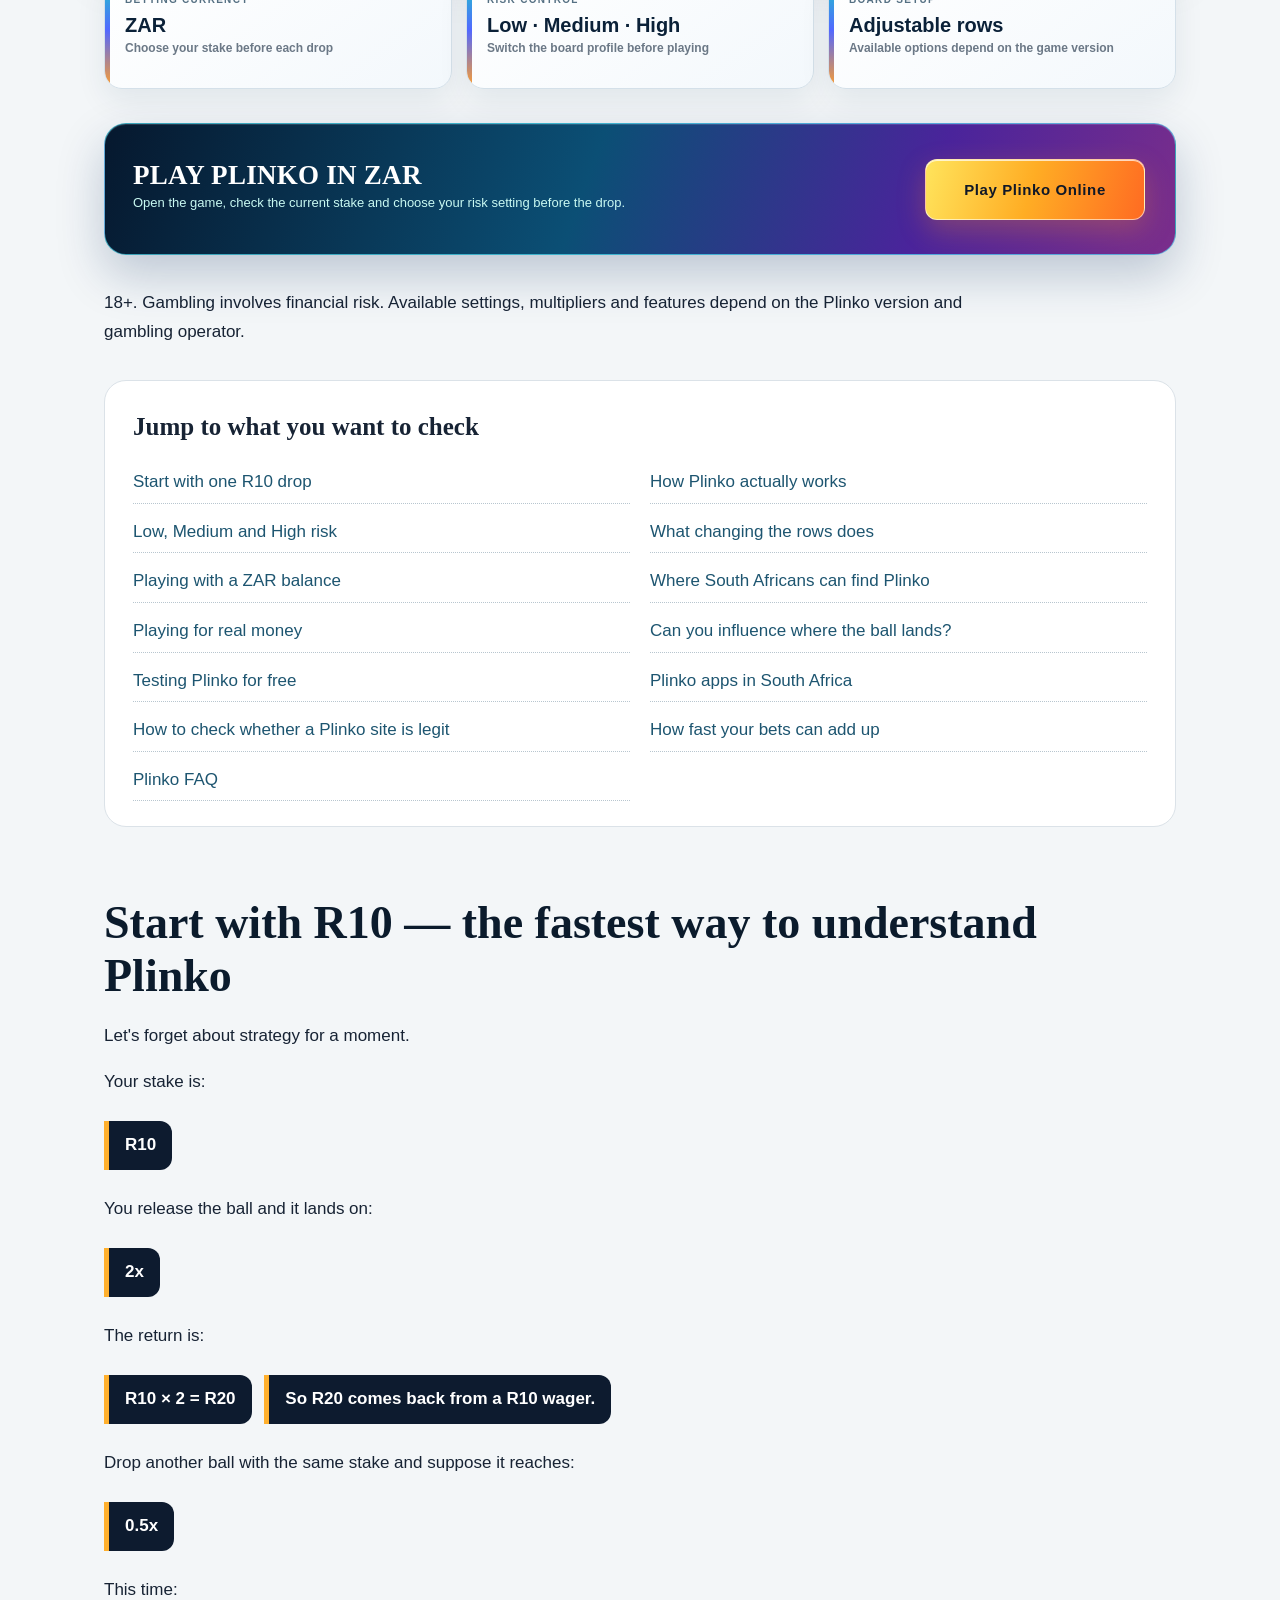
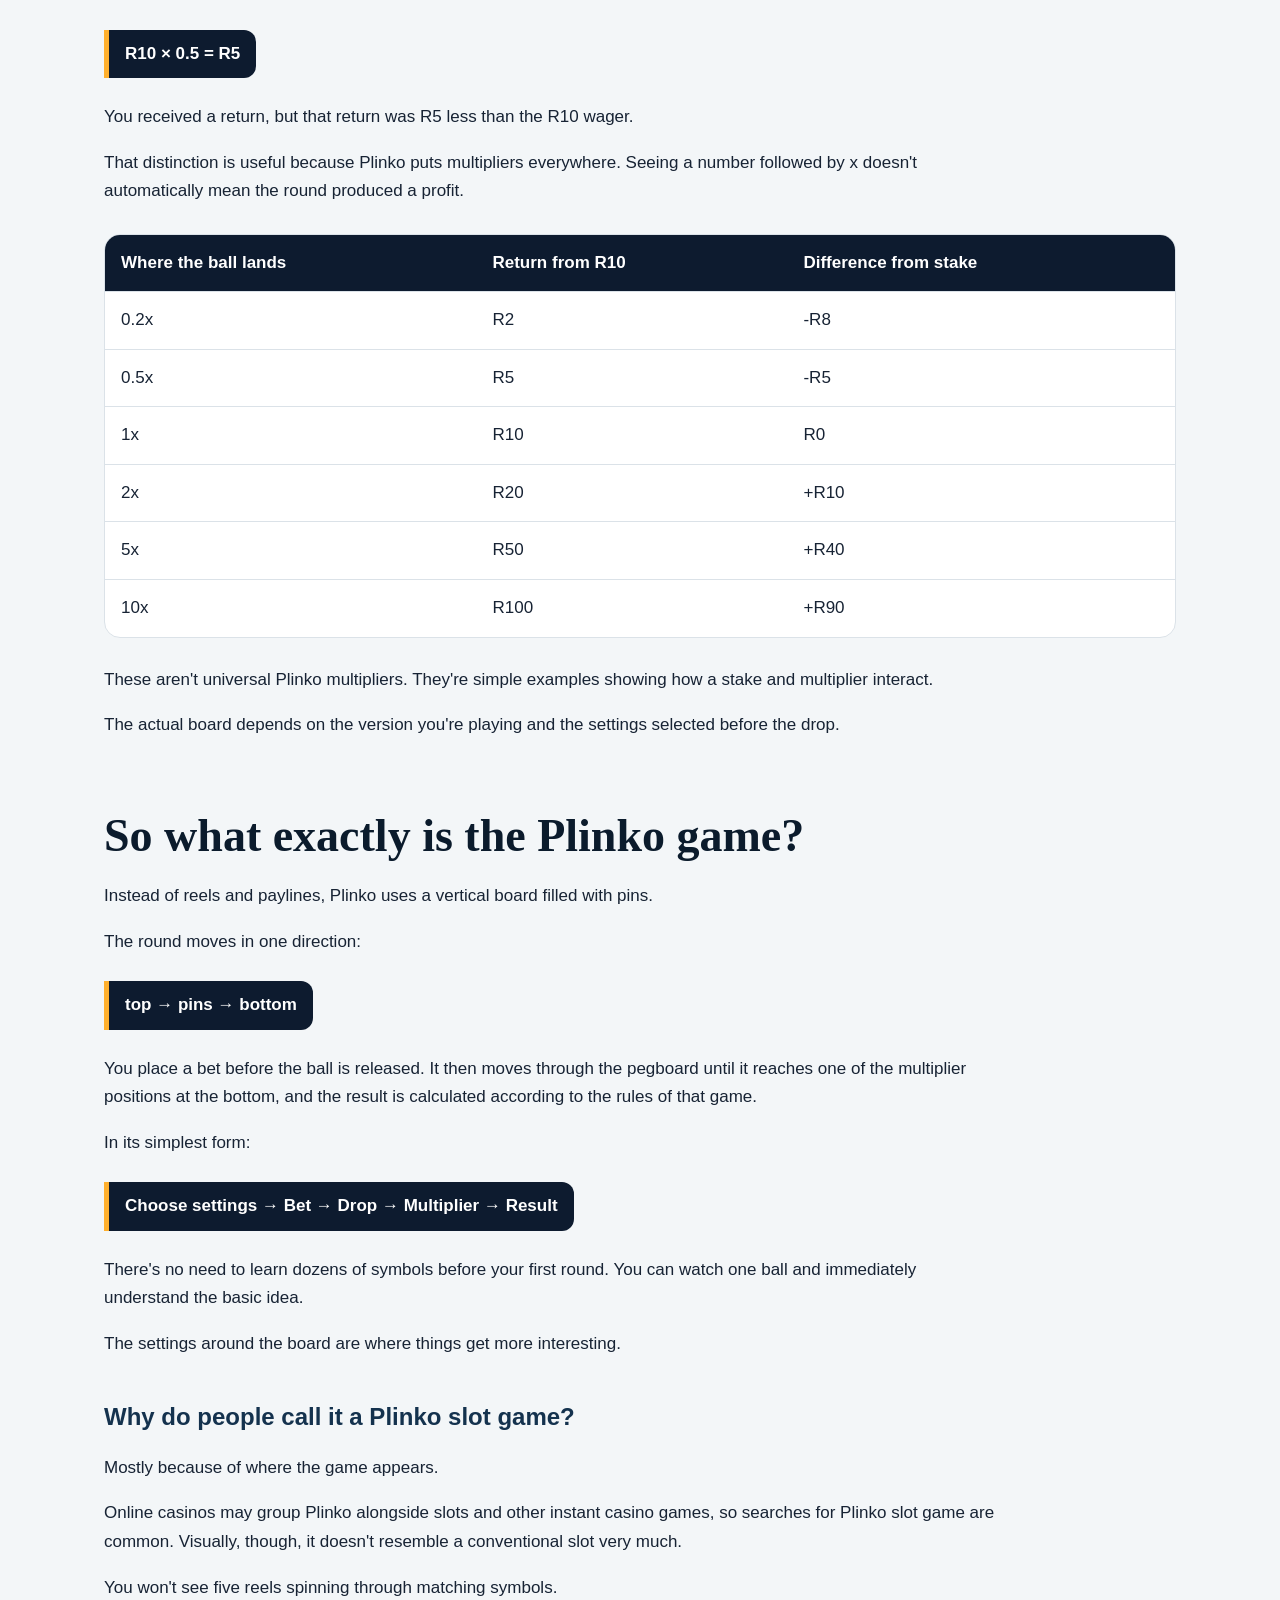
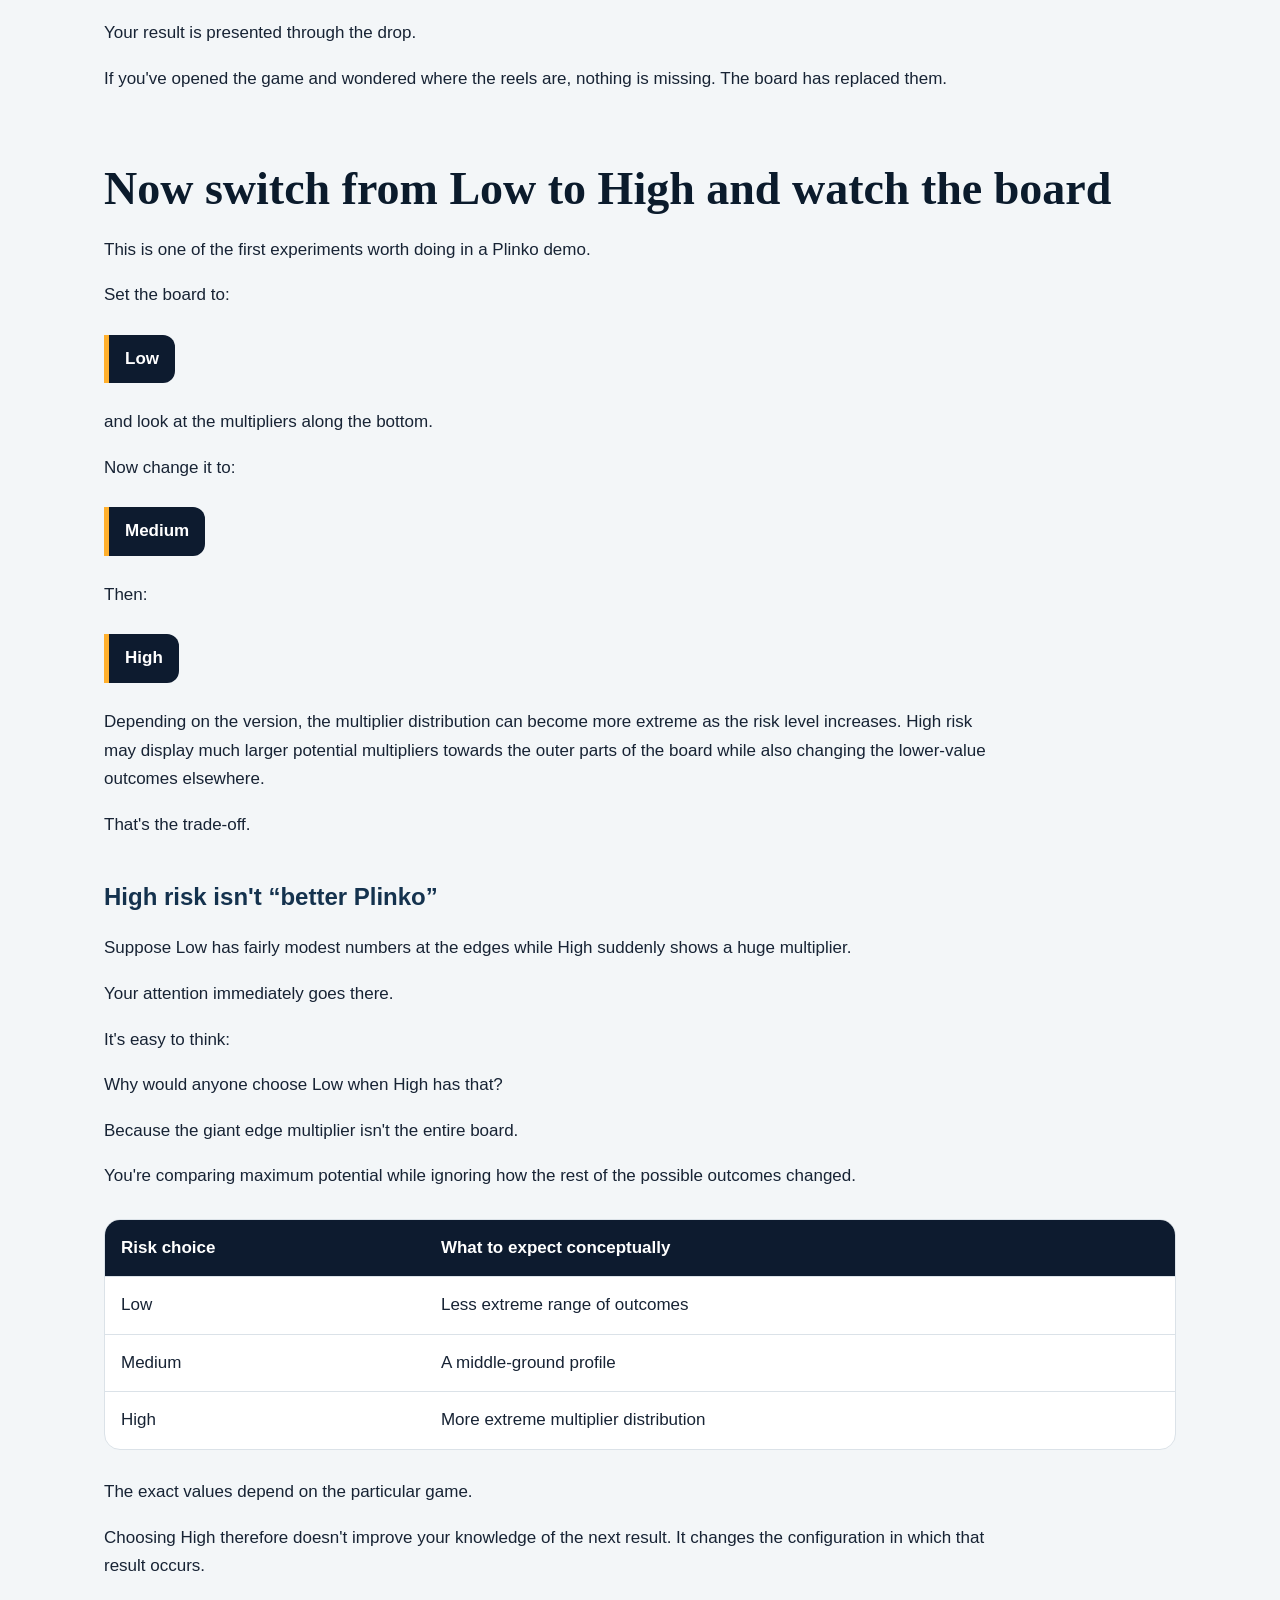
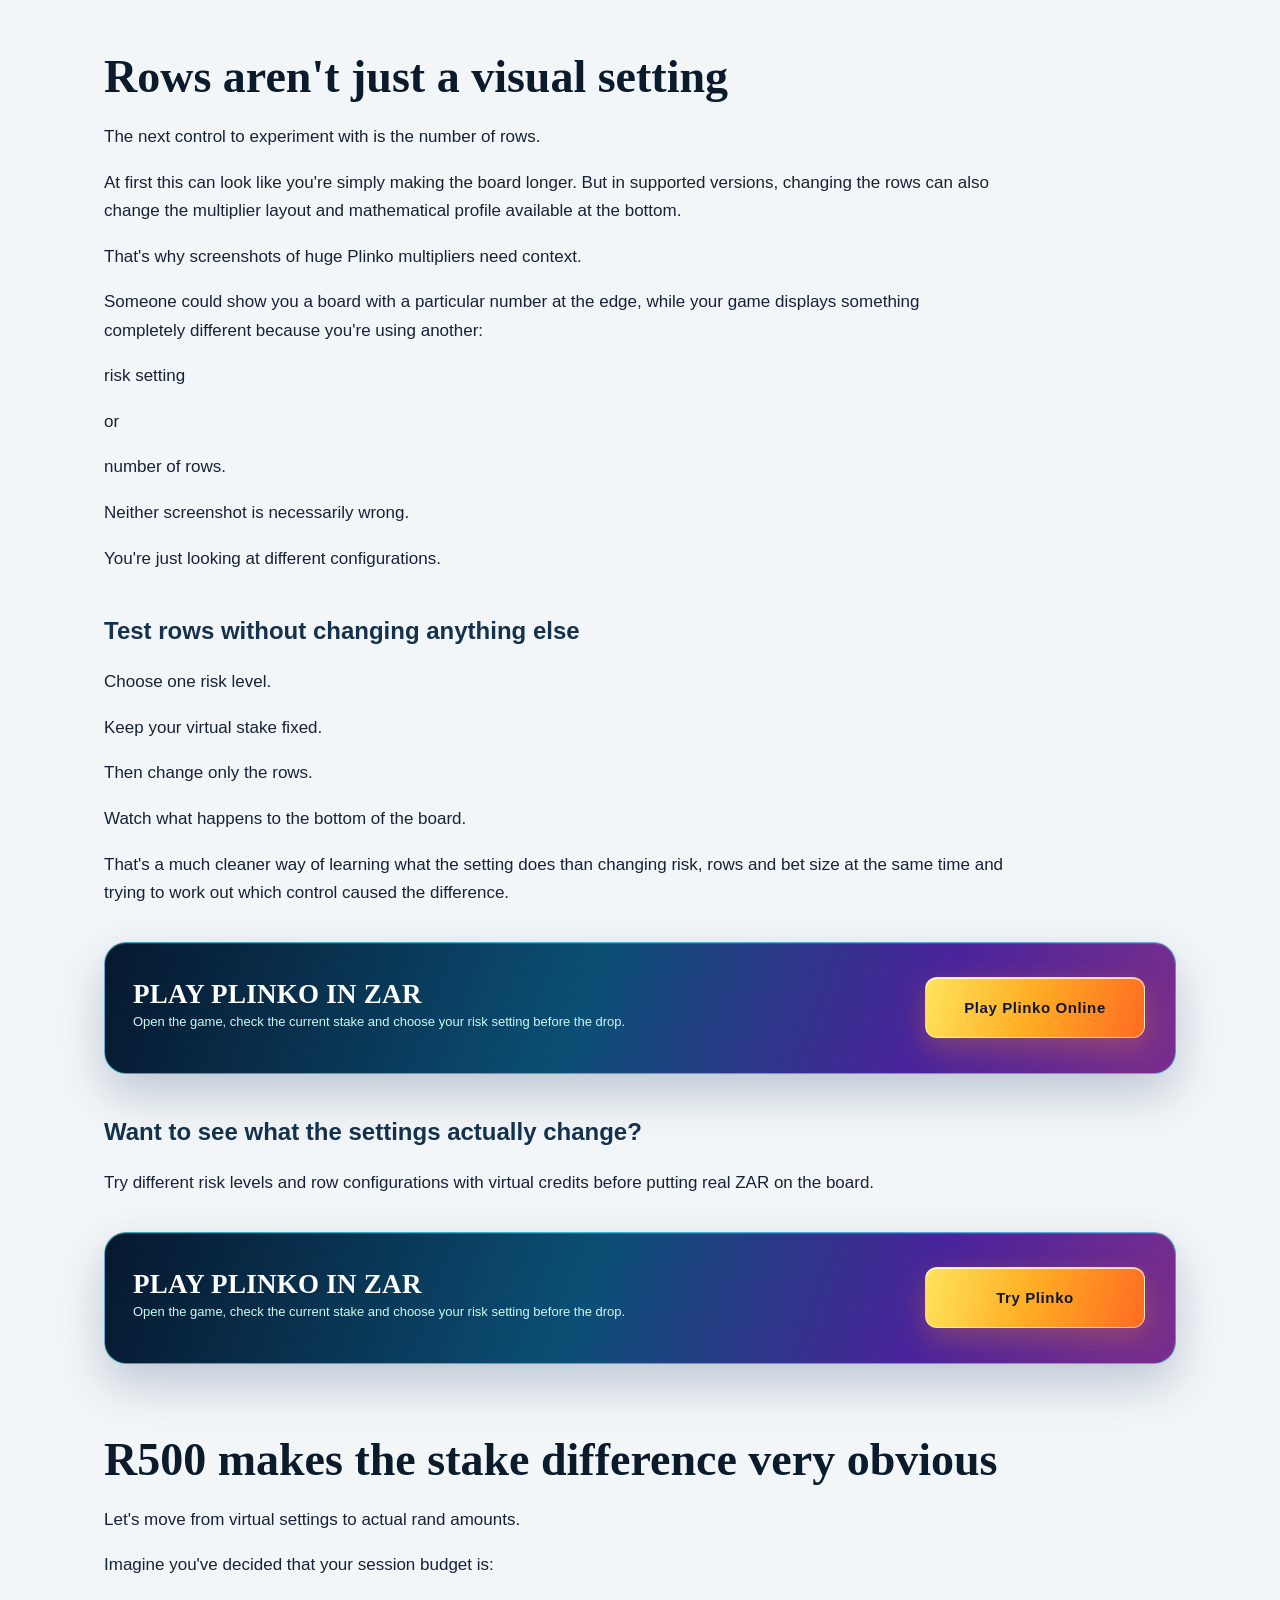
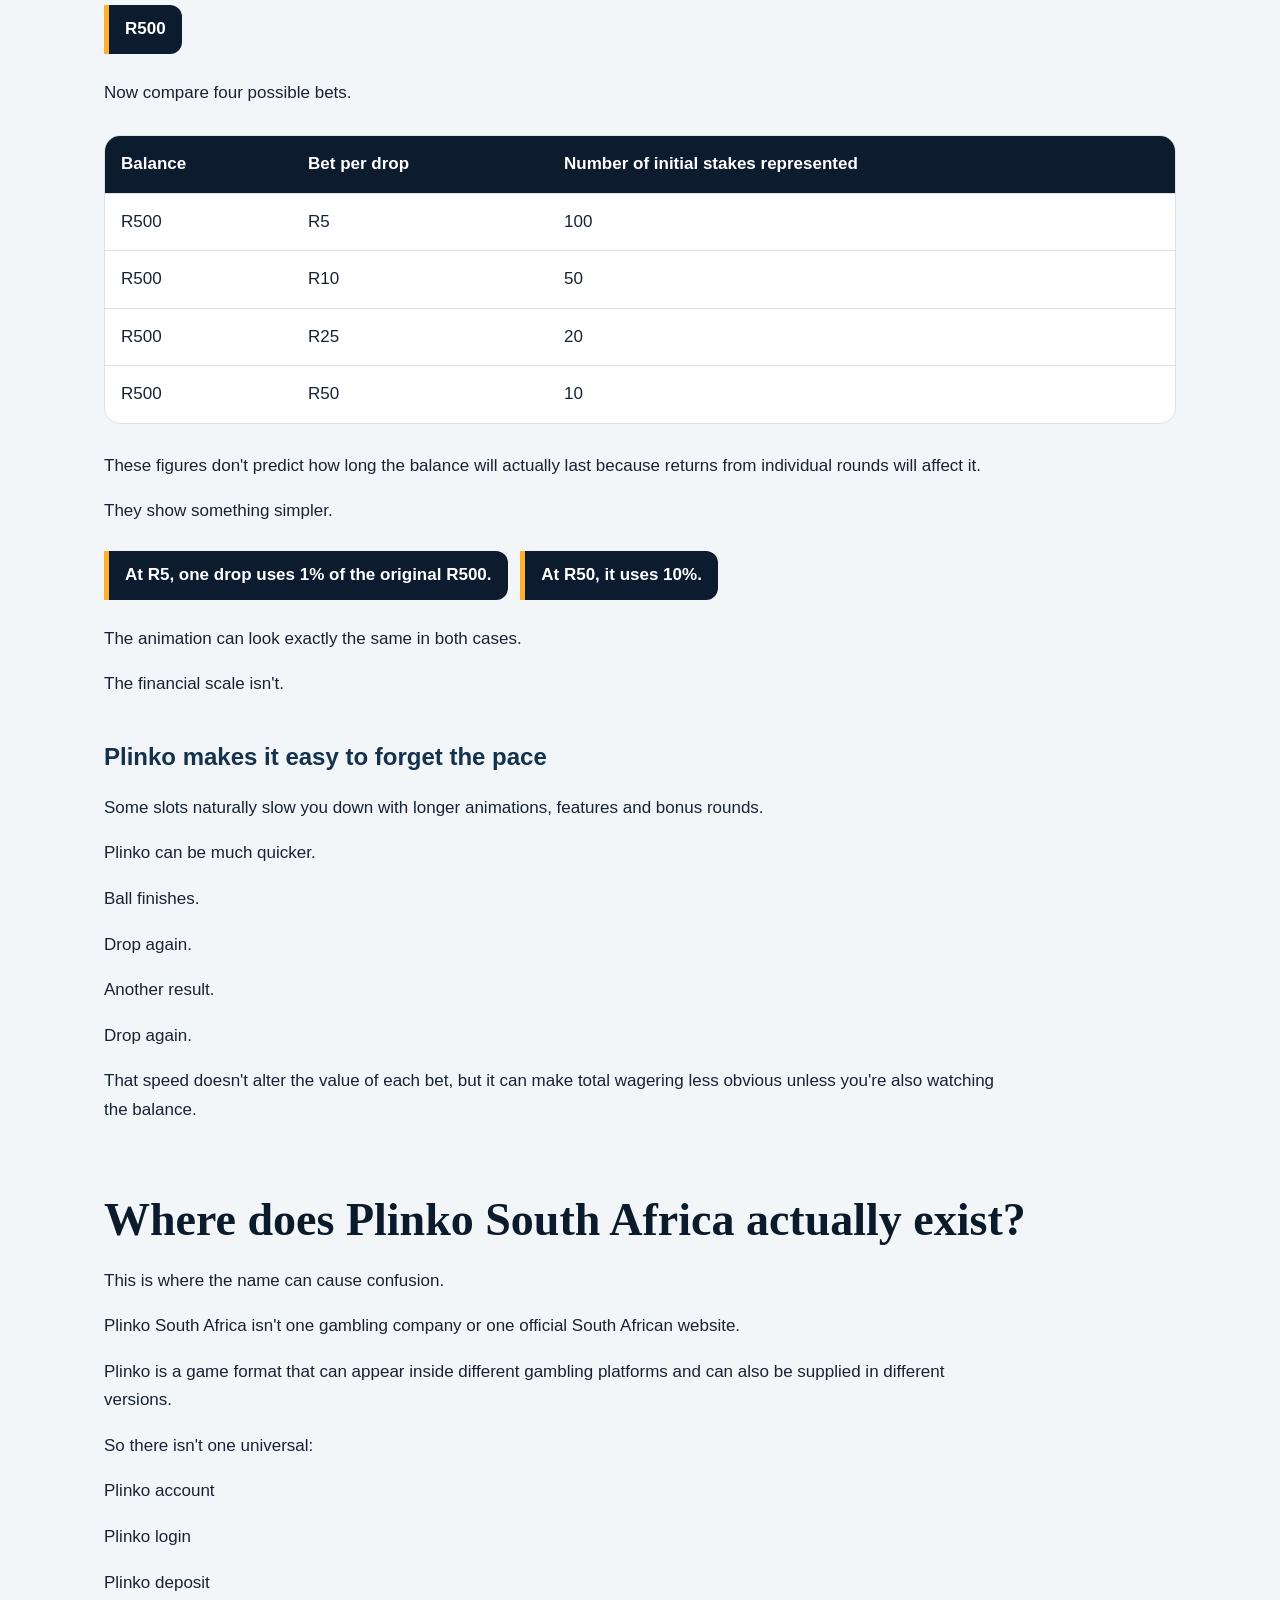
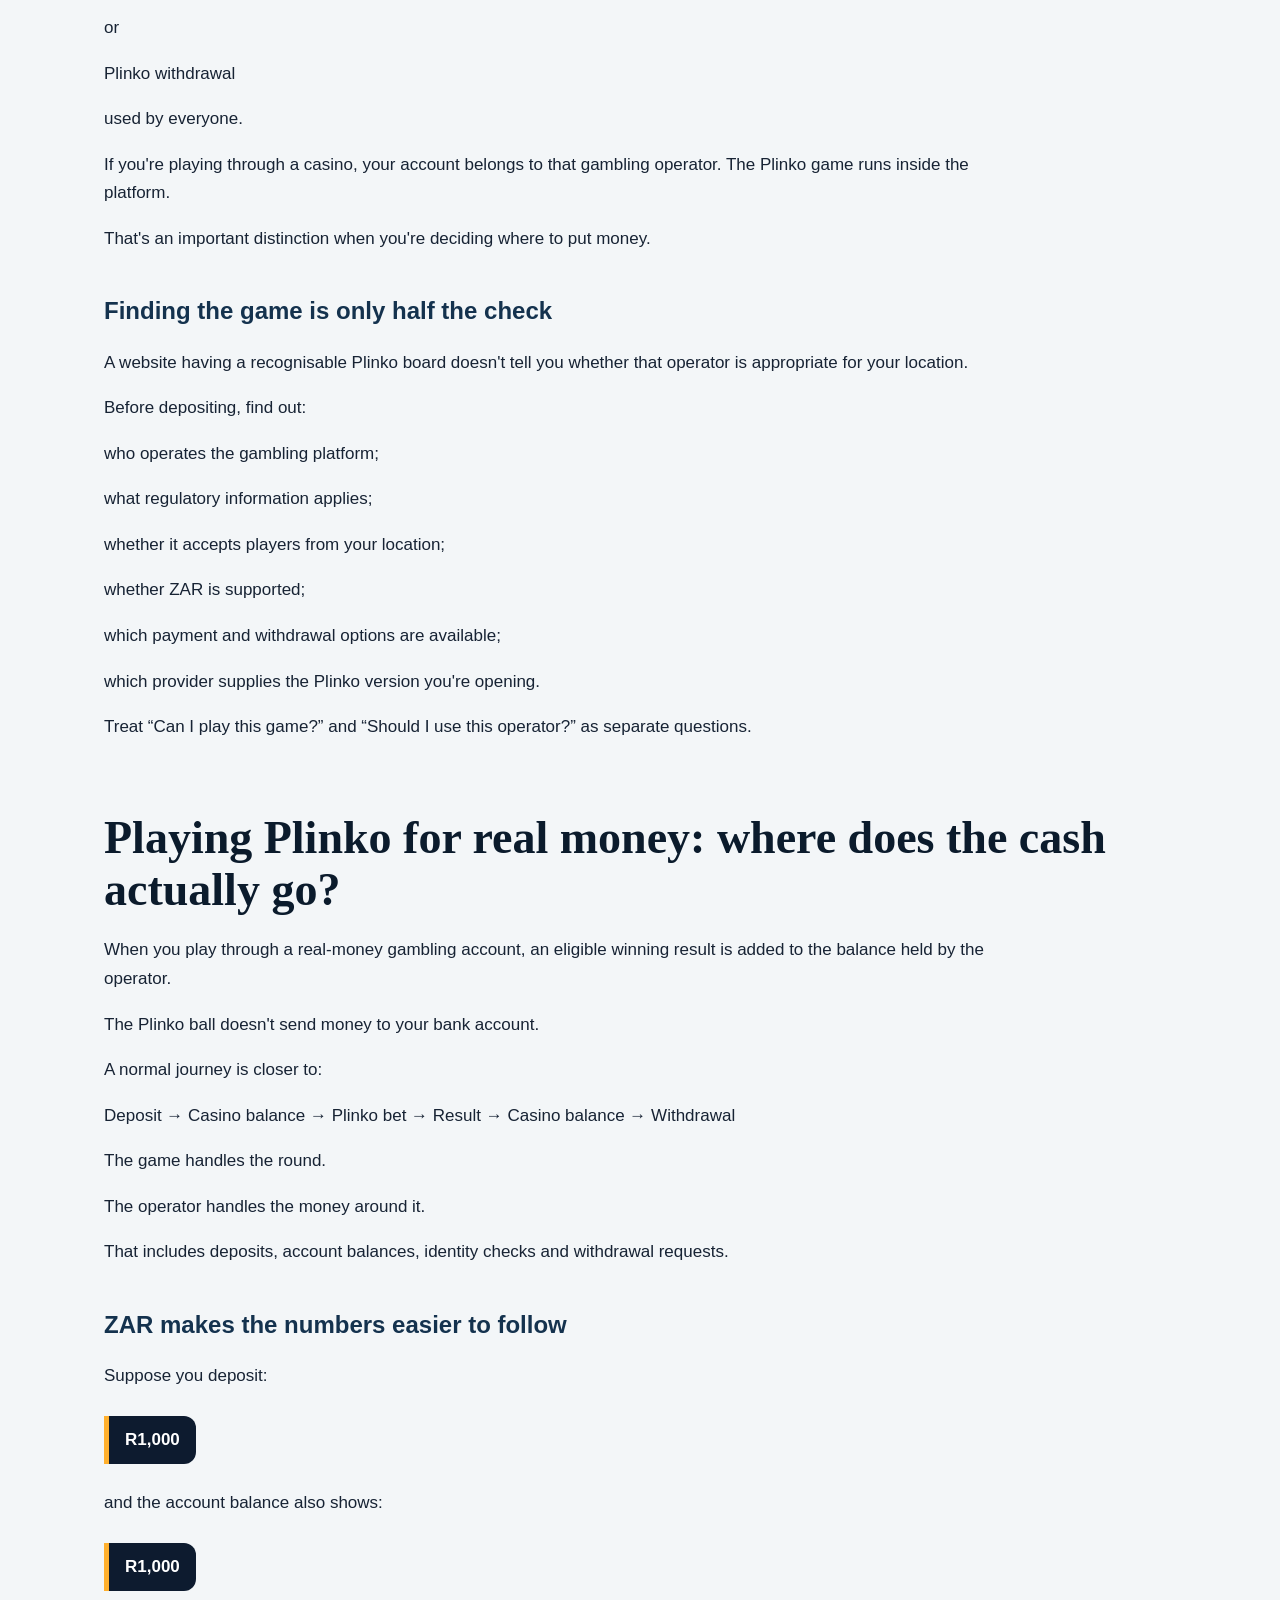
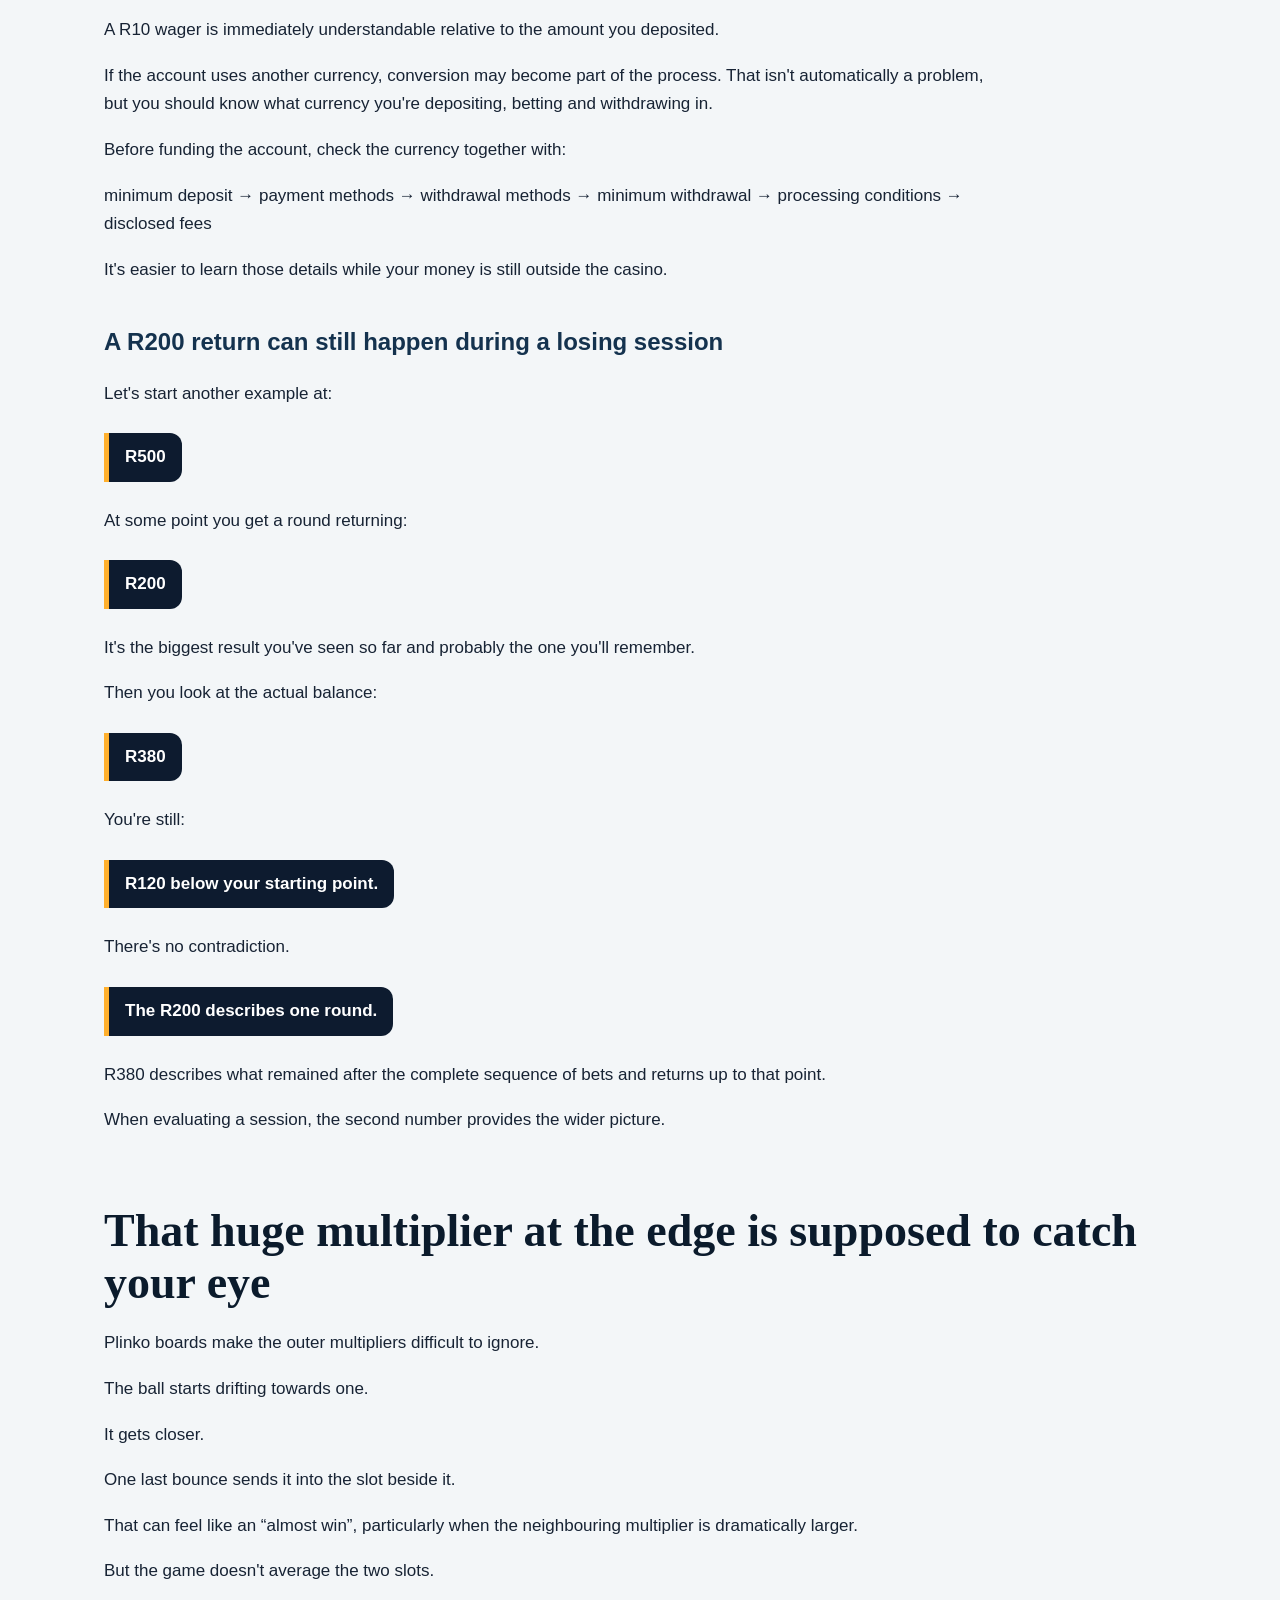
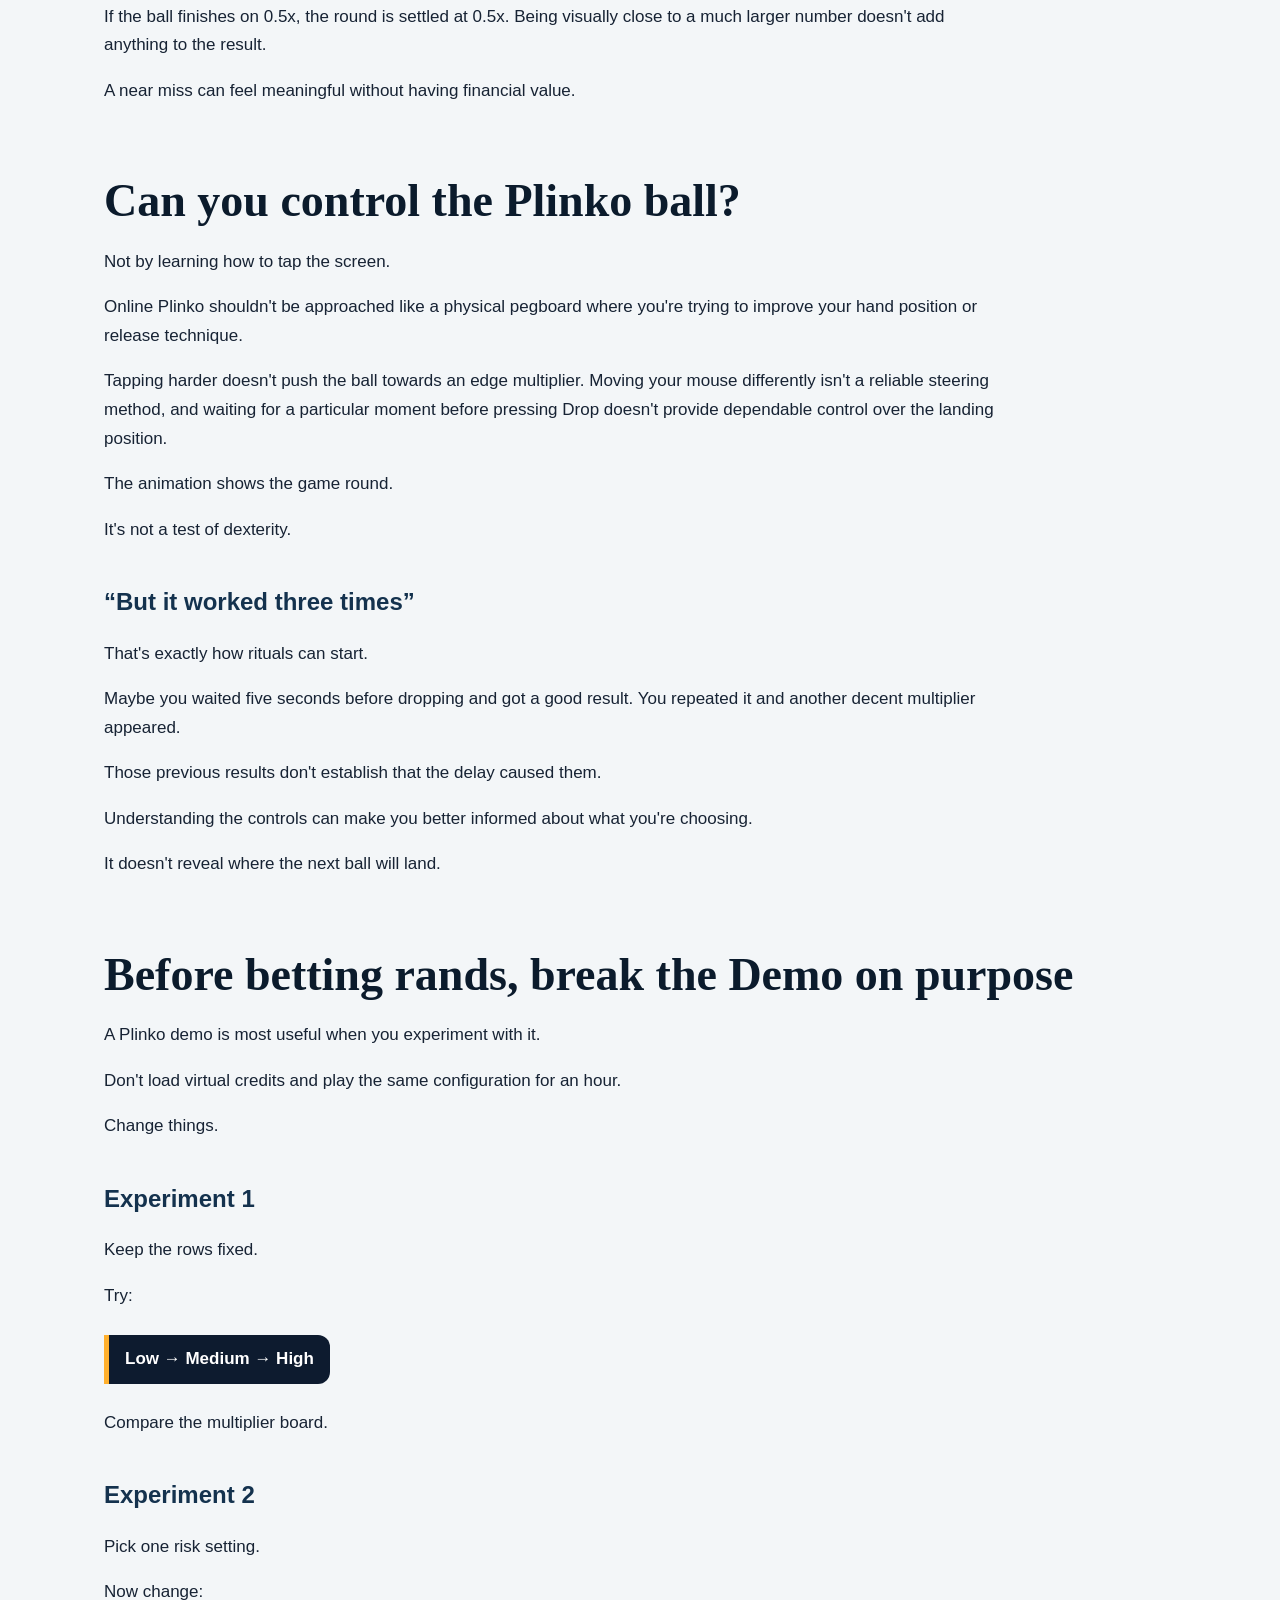
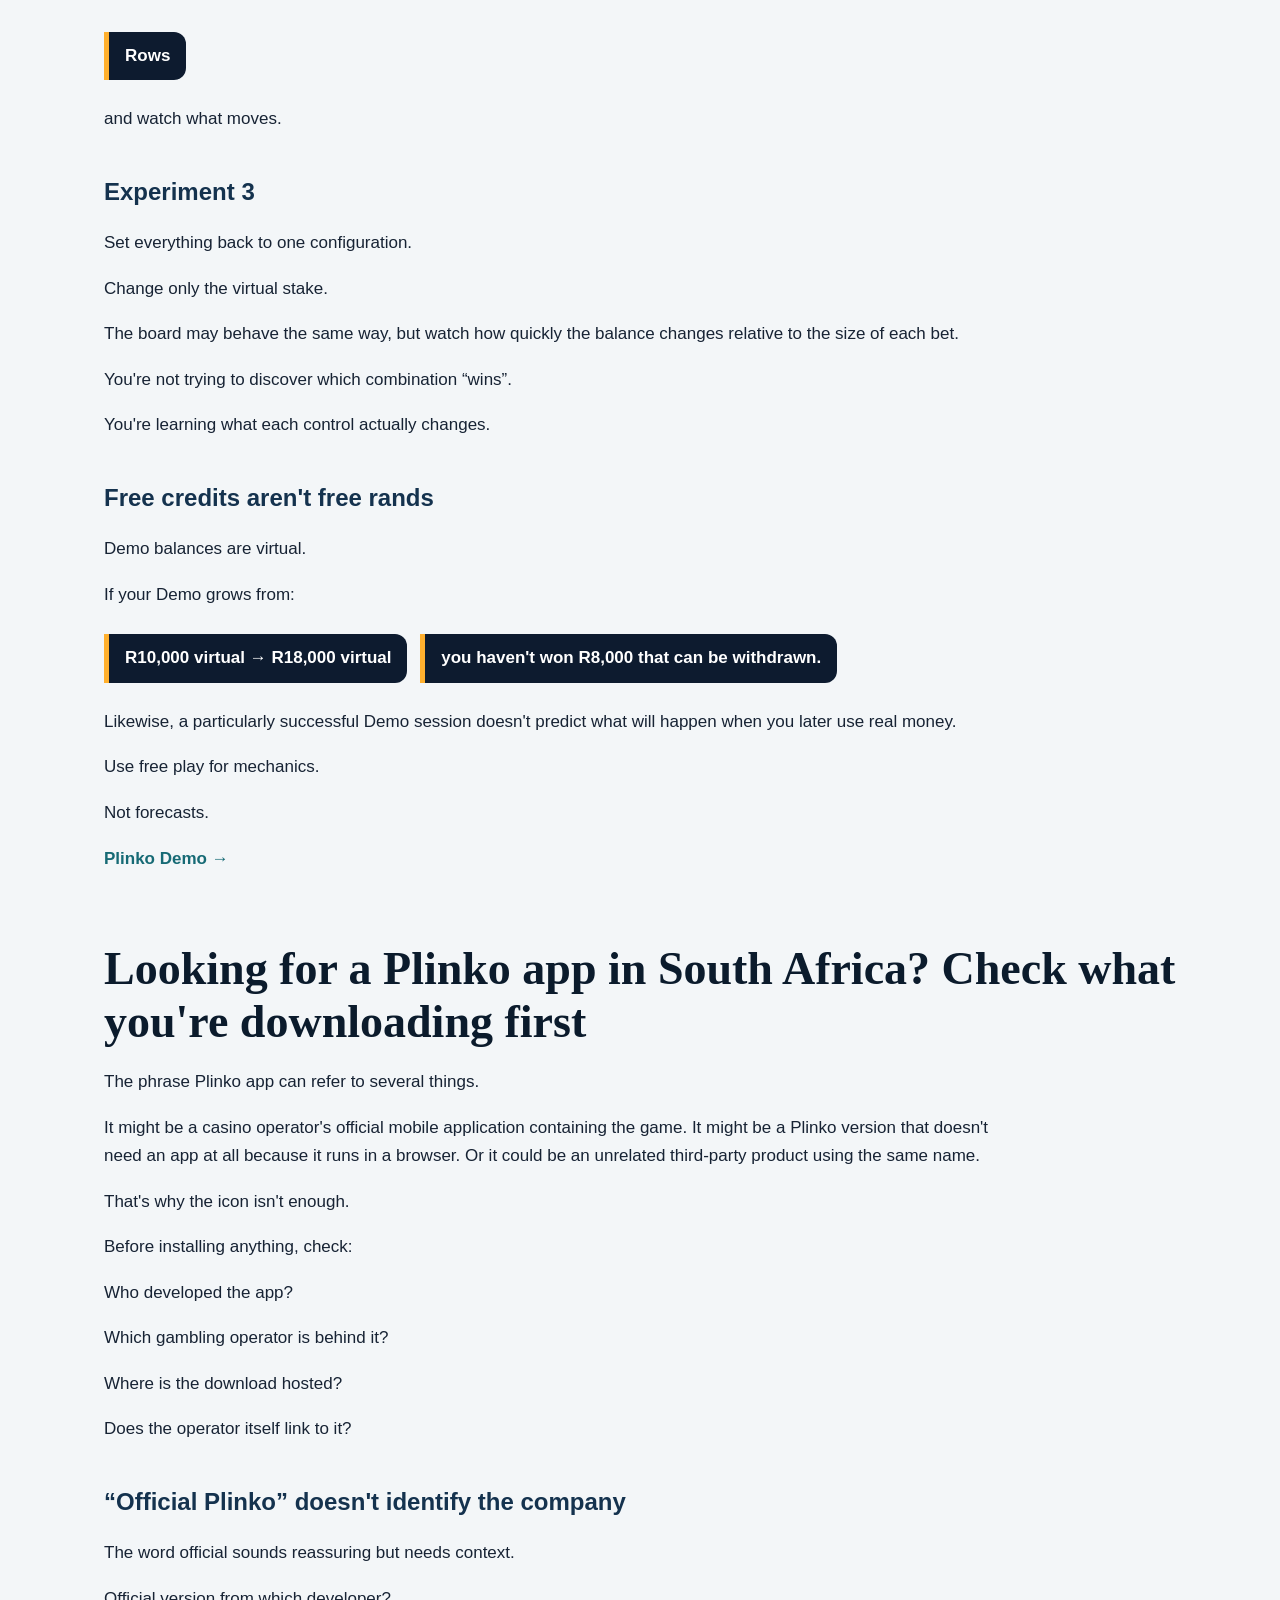
<file: plinko-south-africa/index.html>
<!doctype html><html lang="en-ZA"><head><meta charset="utf-8"><meta name="viewport" content="width=device-width,initial-scale=1"><meta name="google-site-verification" content="MWwVBuxHnVIAGl92lxP4zwSlVJyQmbd7JX7dwckepJs" /><title>Bet Online Plinko Slot Game in South Africa (ZAR)</title><meta name="description" content="Play Plinko online in South Africa with bets in ZAR. Learn how the Plinko casino game works, choose your risk level and try the game before betting real money."><link rel="canonical" href="https://mamacitastexmex.com/plinko-south-africa/"><meta name="robots" content="index,follow"><meta property="og:title" content="Bet Online Plinko Slot Game in South Africa (ZAR)"><meta property="og:description" content="Play Plinko online in South Africa with bets in ZAR. Learn how the Plinko casino game works, choose your risk level and try the game before betting real money."><meta property="og:type" content="website"><meta property="og:url" content="https://mamacitastexmex.com/plinko-south-africa/"><meta property="og:image" content="https://mamacitastexmex.com/assets/img/hero.png"><meta name="twitter:card" content="summary_large_image"><link rel="icon" href="/assets/img/favicon.png"><link rel="stylesheet" href="/assets/css/site.css"></head><body>
<header><div class="head"><a class="brand" href="/plinko-south-africa/"><img src="/assets/img/logo.png" alt="Plinko South Africa"></a><nav><a href="/plinko-south-africa/">Play Plinko</a><a href="/plinko-app-download/">App</a><a href="/plinko-real-money/">Real Money</a><a href="/plinko-withdrawal/">Withdraw</a><a href="/plinko-deposit/">Deposit</a><a href="/plinko-demo/">Demo</a><a href="/plinko-bonus/">Bonus</a></nav><a class="head-cta" href="/go/">PLAY</a></div></header>
<main><section class="hero"><img src="/assets/img/hero.png" alt="Plinko South Africa: Drop the Ball, Bet in ZAR and Learn the Board"><div class="hero-shade"></div><div class="hero-copy"><span class="eyebrow">SOUTH AFRICA • ZAR • 18+</span><h1>Plinko South Africa: Drop the Ball, Bet in ZAR and Learn the Board</h1><p>Play Plinko online in South Africa with bets in ZAR. Learn how the Plinko casino game works, choose your risk level and try the game before betting real money.</p><a class="cta-button hero-btn" href="/go/">PLAY PLINKO</a></div></section>
<div class="top-offer"><div><small>REAL-MONEY ACCESS</small><strong>Plinko in ZAR</strong><span>Check operator terms, payments and availability before depositing.</span></div><a class="cta-button" href="/go/">OPEN PLINKO</a></div>
<article class="content"><p class="callout-line">Put R10 on a Plinko board and press Drop.</p>
<p>The ball starts at the top, bounces left and right through the pins and eventually settles into one of the multiplier slots below. If it lands on 2x, the round returns R20. If it finds 0.5x, only R5 comes back.</p>
<p>That&#x27;s almost everything you need to know to understand your first round.</p>
<p>But it&#x27;s not everything you need to know before betting real rands.</p>
<p>Depending on the version of Plinko you&#x27;re playing, you may also be choosing the number of rows, a Low, Medium or High risk setting and the size of every drop. Those controls can change the board considerably, while the stake determines how quickly those few-second rounds affect your balance.</p>
<p>So before we start chasing the big multipliers sitting at the edges, let&#x27;s actually play with the board.</p>
<div class="game-panel"><span>PLINKO • SOUTH AFRICA</span><b>Choose your stake, risk and rows</b><a class="cta-button" href="/go/">Open Plinko</a></div>
<div class="stat-grid"><div><small>BETTING CURRENCY</small><strong>ZAR</strong><span>Choose your stake before each drop</span></div><div><small>RISK CONTROL</small><strong>Low · Medium · High</strong><span>Switch the board profile before playing</span></div><div><small>BOARD SETUP</small><strong>Adjustable rows</strong><span>Available options depend on the game version</span></div></div>
<div class="inline-cta"><a class="cta-button" href="/go/">Play Plinko Online</a></div>
<p>18+. Gambling involves financial risk. Available settings, multipliers and features depend on the Plinko version and gambling operator.</p>
<nav class="toc"><strong>Jump to what you want to check</strong><div><a href="#start-with-one-r10-drop">Start with one R10 drop</a><a href="#how-plinko-actually-works">How Plinko actually works</a><a href="#low-medium-and-high-risk">Low, Medium and High risk</a><a href="#what-changing-the-rows-does">What changing the rows does</a><a href="#playing-with-a-zar-balance">Playing with a ZAR balance</a><a href="#where-south-africans-can-find-plinko">Where South Africans can find Plinko</a><a href="#playing-for-real-money">Playing for real money</a><a href="#can-you-influence-where-the-ball-lands">Can you influence where the ball lands?</a><a href="#testing-plinko-for-free">Testing Plinko for free</a><a href="#plinko-apps-in-south-africa">Plinko apps in South Africa</a><a href="#how-to-check-whether-a-plinko-site-is-legit">How to check whether a Plinko site is legit</a><a href="#how-fast-your-bets-can-add-up">How fast your bets can add up</a><a href="#plinko-faq">Plinko FAQ</a></div></nav>
<h2 id="r10-drop">Start with R10 — the fastest way to understand Plinko</h2>
<p>Let&#x27;s forget about strategy for a moment.</p>
<p>Your stake is:</p>
<p class="callout-line">R10</p>
<p>You release the ball and it lands on:</p>
<p class="callout-line">2x</p>
<p>The return is:</p>
<p class="callout-line">R10 × 2 = R20</p>
<p class="callout-line">So R20 comes back from a R10 wager.</p>
<p>Drop another ball with the same stake and suppose it reaches:</p>
<p class="callout-line">0.5x</p>
<p>This time:</p>
<p class="callout-line">R10 × 0.5 = R5</p>
<p>You received a return, but that return was R5 less than the R10 wager.</p>
<p>That distinction is useful because Plinko puts multipliers everywhere. Seeing a number followed by x doesn&#x27;t automatically mean the round produced a profit.</p>
<div class="table-wrap"><table><thead><tr><th>Where the ball lands</th><th>Return from R10</th><th>Difference from stake</th></tr></thead><tbody><tr><td>0.2x</td><td>R2</td><td>-R8</td></tr><tr><td>0.5x</td><td>R5</td><td>-R5</td></tr><tr><td>1x</td><td>R10</td><td>R0</td></tr><tr><td>2x</td><td>R20</td><td>+R10</td></tr><tr><td>5x</td><td>R50</td><td>+R40</td></tr><tr><td>10x</td><td>R100</td><td>+R90</td></tr></tbody></table></div>
<p>These aren&#x27;t universal Plinko multipliers. They&#x27;re simple examples showing how a stake and multiplier interact.</p>
<p>The actual board depends on the version you&#x27;re playing and the settings selected before the drop.</p>
<h2 id="how-it-works">So what exactly is the Plinko game?</h2>
<p>Instead of reels and paylines, Plinko uses a vertical board filled with pins.</p>
<p>The round moves in one direction:</p>
<p class="callout-line">top → pins → bottom</p>
<p>You place a bet before the ball is released. It then moves through the pegboard until it reaches one of the multiplier positions at the bottom, and the result is calculated according to the rules of that game.</p>
<p>In its simplest form:</p>
<p class="callout-line">Choose settings → Bet → Drop → Multiplier → Result</p>
<p>There&#x27;s no need to learn dozens of symbols before your first round. You can watch one ball and immediately understand the basic idea.</p>
<p>The settings around the board are where things get more interesting.</p>
<h3>Why do people call it a Plinko slot game?</h3>
<p>Mostly because of where the game appears.</p>
<p>Online casinos may group Plinko alongside slots and other instant casino games, so searches for Plinko slot game are common. Visually, though, it doesn&#x27;t resemble a conventional slot very much.</p>
<p>You won&#x27;t see five reels spinning through matching symbols.</p>
<p>Your result is presented through the drop.</p>
<p>If you&#x27;ve opened the game and wondered where the reels are, nothing is missing. The board has replaced them.</p>
<h2 id="risk">Now switch from Low to High and watch the board</h2>
<p>This is one of the first experiments worth doing in a Plinko demo.</p>
<p>Set the board to:</p>
<p class="callout-line">Low</p>
<p>and look at the multipliers along the bottom.</p>
<p>Now change it to:</p>
<p class="callout-line">Medium</p>
<p>Then:</p>
<p class="callout-line">High</p>
<p>Depending on the version, the multiplier distribution can become more extreme as the risk level increases. High risk may display much larger potential multipliers towards the outer parts of the board while also changing the lower-value outcomes elsewhere.</p>
<p>That&#x27;s the trade-off.</p>
<h3>High risk isn&#x27;t “better Plinko”</h3>
<p>Suppose Low has fairly modest numbers at the edges while High suddenly shows a huge multiplier.</p>
<p>Your attention immediately goes there.</p>
<p>It&#x27;s easy to think:</p>
<p>Why would anyone choose Low when High has that?</p>
<p>Because the giant edge multiplier isn&#x27;t the entire board.</p>
<p>You&#x27;re comparing maximum potential while ignoring how the rest of the possible outcomes changed.</p>
<div class="table-wrap"><table><thead><tr><th>Risk choice</th><th>What to expect conceptually</th></tr></thead><tbody><tr><td>Low</td><td>Less extreme range of outcomes</td></tr><tr><td>Medium</td><td>A middle-ground profile</td></tr><tr><td>High</td><td>More extreme multiplier distribution</td></tr></tbody></table></div>
<p>The exact values depend on the particular game.</p>
<p>Choosing High therefore doesn&#x27;t improve your knowledge of the next result. It changes the configuration in which that result occurs.</p>
<h2 id="rows">Rows aren&#x27;t just a visual setting</h2>
<p>The next control to experiment with is the number of rows.</p>
<p>At first this can look like you&#x27;re simply making the board longer. But in supported versions, changing the rows can also change the multiplier layout and mathematical profile available at the bottom.</p>
<p>That&#x27;s why screenshots of huge Plinko multipliers need context.</p>
<p>Someone could show you a board with a particular number at the edge, while your game displays something completely different because you&#x27;re using another:</p>
<p>risk setting</p>
<p>or</p>
<p>number of rows.</p>
<p>Neither screenshot is necessarily wrong.</p>
<p>You&#x27;re just looking at different configurations.</p>
<h3>Test rows without changing anything else</h3>
<p>Choose one risk level.</p>
<p>Keep your virtual stake fixed.</p>
<p>Then change only the rows.</p>
<p>Watch what happens to the bottom of the board.</p>
<p>That&#x27;s a much cleaner way of learning what the setting does than changing risk, rows and bet size at the same time and trying to work out which control caused the difference.</p>
<div class="inline-cta"><a class="cta-button" href="/go/">Play Plinko Online</a></div>
<h3>Want to see what the settings actually change?</h3>
<p>Try different risk levels and row configurations with virtual credits before putting real ZAR on the board.</p>
<div class="inline-cta"><a class="cta-button" href="/go/">Try Plinko</a></div>
<h2 id="zar">R500 makes the stake difference very obvious</h2>
<p>Let&#x27;s move from virtual settings to actual rand amounts.</p>
<p>Imagine you&#x27;ve decided that your session budget is:</p>
<p class="callout-line">R500</p>
<p>Now compare four possible bets.</p>
<div class="table-wrap"><table><thead><tr><th>Balance</th><th>Bet per drop</th><th>Number of initial stakes represented</th></tr></thead><tbody><tr><td>R500</td><td>R5</td><td>100</td></tr><tr><td>R500</td><td>R10</td><td>50</td></tr><tr><td>R500</td><td>R25</td><td>20</td></tr><tr><td>R500</td><td>R50</td><td>10</td></tr></tbody></table></div>
<p>These figures don&#x27;t predict how long the balance will actually last because returns from individual rounds will affect it.</p>
<p>They show something simpler.</p>
<p class="callout-line">At R5, one drop uses 1% of the original R500.</p>
<p class="callout-line">At R50, it uses 10%.</p>
<p>The animation can look exactly the same in both cases.</p>
<p>The financial scale isn&#x27;t.</p>
<h3>Plinko makes it easy to forget the pace</h3>
<p>Some slots naturally slow you down with longer animations, features and bonus rounds.</p>
<p>Plinko can be much quicker.</p>
<p>Ball finishes.</p>
<p>Drop again.</p>
<p>Another result.</p>
<p>Drop again.</p>
<p>That speed doesn&#x27;t alter the value of each bet, but it can make total wagering less obvious unless you&#x27;re also watching the balance.</p>
<h2 id="online-sa">Where does Plinko South Africa actually exist?</h2>
<p>This is where the name can cause confusion.</p>
<p>Plinko South Africa isn&#x27;t one gambling company or one official South African website.</p>
<p>Plinko is a game format that can appear inside different gambling platforms and can also be supplied in different versions.</p>
<p>So there isn&#x27;t one universal:</p>
<p>Plinko account</p>
<p>Plinko login</p>
<p>Plinko deposit</p>
<p>or</p>
<p>Plinko withdrawal</p>
<p>used by everyone.</p>
<p>If you&#x27;re playing through a casino, your account belongs to that gambling operator. The Plinko game runs inside the platform.</p>
<p>That&#x27;s an important distinction when you&#x27;re deciding where to put money.</p>
<h3>Finding the game is only half the check</h3>
<p>A website having a recognisable Plinko board doesn&#x27;t tell you whether that operator is appropriate for your location.</p>
<p>Before depositing, find out:</p>
<p>who operates the gambling platform;</p>
<p>what regulatory information applies;</p>
<p>whether it accepts players from your location;</p>
<p>whether ZAR is supported;</p>
<p>which payment and withdrawal options are available;</p>
<p>which provider supplies the Plinko version you&#x27;re opening.</p>
<p>Treat “Can I play this game?” and “Should I use this operator?” as separate questions.</p>
<h2 id="real-money">Playing Plinko for real money: where does the cash actually go?</h2>
<p>When you play through a real-money gambling account, an eligible winning result is added to the balance held by the operator.</p>
<p>The Plinko ball doesn&#x27;t send money to your bank account.</p>
<p>A normal journey is closer to:</p>
<p>Deposit → Casino balance → Plinko bet → Result → Casino balance → Withdrawal</p>
<p>The game handles the round.</p>
<p>The operator handles the money around it.</p>
<p>That includes deposits, account balances, identity checks and withdrawal requests.</p>
<h3>ZAR makes the numbers easier to follow</h3>
<p>Suppose you deposit:</p>
<p class="callout-line">R1,000</p>
<p>and the account balance also shows:</p>
<p class="callout-line">R1,000</p>
<p>A R10 wager is immediately understandable relative to the amount you deposited.</p>
<p>If the account uses another currency, conversion may become part of the process. That isn&#x27;t automatically a problem, but you should know what currency you&#x27;re depositing, betting and withdrawing in.</p>
<p>Before funding the account, check the currency together with:</p>
<p>minimum deposit → payment methods → withdrawal methods → minimum withdrawal → processing conditions → disclosed fees</p>
<p>It&#x27;s easier to learn those details while your money is still outside the casino.</p>
<h3>A R200 return can still happen during a losing session</h3>
<p>Let&#x27;s start another example at:</p>
<p class="callout-line">R500</p>
<p>At some point you get a round returning:</p>
<p class="callout-line">R200</p>
<p>It&#x27;s the biggest result you&#x27;ve seen so far and probably the one you&#x27;ll remember.</p>
<p>Then you look at the actual balance:</p>
<p class="callout-line">R380</p>
<p>You&#x27;re still:</p>
<p class="callout-line">R120 below your starting point.</p>
<p>There&#x27;s no contradiction.</p>
<p class="callout-line">The R200 describes one round.</p>
<p>R380 describes what remained after the complete sequence of bets and returns up to that point.</p>
<p>When evaluating a session, the second number provides the wider picture.</p>
<h2 id="that-huge-multiplier-at-the-edge-is-supposed-to-catch-your-eye">That huge multiplier at the edge is supposed to catch your eye</h2>
<p>Plinko boards make the outer multipliers difficult to ignore.</p>
<p>The ball starts drifting towards one.</p>
<p>It gets closer.</p>
<p>One last bounce sends it into the slot beside it.</p>
<p>That can feel like an “almost win”, particularly when the neighbouring multiplier is dramatically larger.</p>
<p>But the game doesn&#x27;t average the two slots.</p>
<p>If the ball finishes on 0.5x, the round is settled at 0.5x. Being visually close to a much larger number doesn&#x27;t add anything to the result.</p>
<p>A near miss can feel meaningful without having financial value.</p>
<h2 id="control">Can you control the Plinko ball?</h2>
<p>Not by learning how to tap the screen.</p>
<p>Online Plinko shouldn&#x27;t be approached like a physical pegboard where you&#x27;re trying to improve your hand position or release technique.</p>
<p>Tapping harder doesn&#x27;t push the ball towards an edge multiplier. Moving your mouse differently isn&#x27;t a reliable steering method, and waiting for a particular moment before pressing Drop doesn&#x27;t provide dependable control over the landing position.</p>
<p>The animation shows the game round.</p>
<p>It&#x27;s not a test of dexterity.</p>
<h3>“But it worked three times”</h3>
<p>That&#x27;s exactly how rituals can start.</p>
<p>Maybe you waited five seconds before dropping and got a good result. You repeated it and another decent multiplier appeared.</p>
<p>Those previous results don&#x27;t establish that the delay caused them.</p>
<p>Understanding the controls can make you better informed about what you&#x27;re choosing.</p>
<p>It doesn&#x27;t reveal where the next ball will land.</p>
<h2 id="free">Before betting rands, break the Demo on purpose</h2>
<p>A Plinko demo is most useful when you experiment with it.</p>
<p>Don&#x27;t load virtual credits and play the same configuration for an hour.</p>
<p>Change things.</p>
<h3>Experiment 1</h3>
<p>Keep the rows fixed.</p>
<p>Try:</p>
<p class="callout-line">Low → Medium → High</p>
<p>Compare the multiplier board.</p>
<h3>Experiment 2</h3>
<p>Pick one risk setting.</p>
<p>Now change:</p>
<p class="callout-line">Rows</p>
<p>and watch what moves.</p>
<h3>Experiment 3</h3>
<p>Set everything back to one configuration.</p>
<p>Change only the virtual stake.</p>
<p>The board may behave the same way, but watch how quickly the balance changes relative to the size of each bet.</p>
<p>You&#x27;re not trying to discover which combination “wins”.</p>
<p>You&#x27;re learning what each control actually changes.</p>
<h3>Free credits aren&#x27;t free rands</h3>
<p>Demo balances are virtual.</p>
<p>If your Demo grows from:</p>
<p class="callout-line">R10,000 virtual → R18,000 virtual</p>
<p class="callout-line">you haven&#x27;t won R8,000 that can be withdrawn.</p>
<p>Likewise, a particularly successful Demo session doesn&#x27;t predict what will happen when you later use real money.</p>
<p>Use free play for mechanics.</p>
<p>Not forecasts.</p>
<p class="internal-link"><a href="/plinko-demo/">Plinko Demo →</a></p>
<h2 id="app">Looking for a Plinko app in South Africa? Check what you&#x27;re downloading first</h2>
<p>The phrase Plinko app can refer to several things.</p>
<p>It might be a casino operator&#x27;s official mobile application containing the game. It might be a Plinko version that doesn&#x27;t need an app at all because it runs in a browser. Or it could be an unrelated third-party product using the same name.</p>
<p>That&#x27;s why the icon isn&#x27;t enough.</p>
<p>Before installing anything, check:</p>
<p>Who developed the app?</p>
<p>Which gambling operator is behind it?</p>
<p>Where is the download hosted?</p>
<p>Does the operator itself link to it?</p>
<h3>“Official Plinko” doesn&#x27;t identify the company</h3>
<p>The word official sounds reassuring but needs context.</p>
<p>Official version from which developer?</p>
<p>Official app from which casino?</p>
<p>Official for which market?</p>
<p>A page calling itself the official Plinko South Africa app hasn&#x27;t proved anything simply by putting those words above a Download button.</p>
<p>Identify the actual product behind the label.</p>
<h3>Be especially careful with random APK files</h3>
<p>Don&#x27;t install the first APK you find because its filename includes Plinko.</p>
<p>An unknown file adds a completely separate security question to what was supposed to be a casino game.</p>
<p>If a legitimate operator offers the game directly in your mobile browser, you may not need a standalone Plinko download at all.</p>
<h2 id="legit">Plinko is real. That doesn&#x27;t make every Plinko advert real.</h2>
<p>This distinction matters in South Africa because people searching for the game may encounter adverts, apps and websites making very different claims.</p>
<p>The existence of Plinko as a genuine game format doesn&#x27;t verify a particular promotion.</p>
<p>If an advert claims its version:</p>
<p>guarantees earnings</p>
<p>produces unusually large payouts</p>
<p>or is supposedly connected to a recognisable public figure, investigate the specific company and product rather than using the familiar Plinko board as evidence.</p>
<h3>Six checks before you put in real money</h3>
<div class="table-wrap"><table><thead><tr><th>What to check</th><th>Question to answer</th></tr></thead><tbody><tr><td>Operator</td><td>Who actually holds my balance?</td></tr><tr><td>Regulatory information</td><td>What status or authority applies?</td></tr><tr><td>Game provider</td><td>Who supplies this Plinko version?</td></tr><tr><td>ZAR</td><td>Can I deposit, bet and withdraw in rand?</td></tr><tr><td>Withdrawals</td><td>How does money leave the account?</td></tr><tr><td>Bonus terms</td><td>Are conditions attached to promotional funds?</td></tr></tbody></table></div>
<p>Screenshots and comments below an advert aren&#x27;t substitutes for these checks.</p>
<p>Neither is a large promised payout.</p>
<p>We&#x27;ve covered the subject separately in our Is Plinko legit? guide because checking an operator is a different job from learning how the pegboard works.</p>
<p class="internal-link"><a href="/plinko-south-africa/">Is Plinko Legit? →</a></p>
<div class="inline-cta"><a class="cta-button" href="/go/">Play Plinko Online</a></div>
<h3>Play the board, not the promise</h3>
<p>Choose your stake in ZAR, check the selected risk level and use a gambling platform that&#x27;s appropriate for your location.</p>
<div class="inline-cta"><a class="cta-button" href="/go/">Play Plinko Online</a></div>
<p>18+. Set a gambling budget before playing and don&#x27;t use money required for normal living expenses.</p>
<h2 id="speed">Ten drops don&#x27;t sound like much — until you multiply them</h2>
<p>Plinko&#x27;s pace deserves its own calculation.</p>
<p>At:</p>
<p class="callout-line">R20 per drop</p>
<p>10 rounds represent:</p>
<p class="callout-line">R200 wagered</p>
<p>25 rounds:</p>
<p class="callout-line">R500 wagered</p>
<p>50 rounds:</p>
<p class="callout-line">R1,000 wagered</p>
<p>That isn&#x27;t the same as saying you lose those amounts. Winning rounds return money to the balance.</p>
<p>We&#x27;re measuring something different:</p>
<p>how much total money has been wagered through the game.</p>
<p>A quick Drop button makes that number surprisingly easy to underestimate.</p>
<h3>Now add automatic or multiple drops</h3>
<p>If the version you&#x27;re using offers autoplay or multiple balls, work out the commitment before pressing Start.</p>
<p>Twenty bets at:</p>
<p class="callout-line">R20 = R400 wagered</p>
<p>Twenty bets at:</p>
<p class="callout-line">R100 = R2,000 wagered</p>
<p>Returns still affect the eventual balance, but the software can place those bets without requiring you to make a fresh decision before each one.</p>
<p>Automation saves clicks.</p>
<p>It doesn&#x27;t reduce the financial value of the bets.</p>
<h2 id="is-there-a-best-plinko-risk-level">Is there a best Plinko risk level?</h2>
<p>There&#x27;s no universal setting that guarantees a better result on your next drop.</p>
<p>Low, Medium and High can provide different distributions of potential outcomes. One player may prefer a less extreme board, while another may deliberately choose a configuration with access to larger edge multipliers and accept the accompanying risk profile.</p>
<p>That&#x27;s a preference.</p>
<p>It isn&#x27;t a prediction.</p>
<p>If you want to look more closely at rows, risk levels and popular betting systems, we&#x27;ve covered them separately in our Plinko strategy guide.</p>
<p class="internal-link"><a href="/plinko-south-africa/">Plinko Strategy →</a></p>
<h2 id="if-you-remember-only-five-things-from-this-page">If you remember only five things from this page</h2>
<p>You don&#x27;t need to turn Plinko into a maths exam.</p>
<p>Before playing, understand these:</p>
<p>The stake is money; the falling ball is the game&#x27;s presentation of the round.</p>
<p>Risk and rows can change the board you&#x27;re playing.</p>
<p>The biggest multiplier is potential, not a promised return.</p>
<p>The gambling operator handles your money, not the Plinko board.</p>
<p>A product using the Plinko name isn&#x27;t automatically trustworthy or appropriate for South African players.</p>
<p>Once those pieces are clear, the gameplay itself doesn&#x27;t need much explaining.</p>
<h2 id="faq">Plinko South Africa: Questions Before Your First Drop</h2>
<h3>What is Plinko?</h3>
<p>Plinko is a drop-style game built around a pegboard and multiplier slots. A ball travels through rows of pins and finishes in one of the multiplier positions at the bottom, which determines the round&#x27;s return according to the rules of that version.</p>
<h3>Can I play Plinko online in South Africa?</h3>
<p>Plinko versions can be found through gambling platforms serving South African players. Before betting real money, check the specific operator, its regulatory information and whether its services are available for your location.</p>
<h3>Can I play Plinko in ZAR?</h3>
<p>Some gambling platforms support accounts and wagers in South African rand. Check the operator&#x27;s account currencies, deposit options and withdrawal methods rather than assuming ZAR support from the website language alone.</p>
<h3>Is Plinko a slot game?</h3>
<p>It&#x27;s frequently grouped with slots and instant casino games, although it doesn&#x27;t use conventional spinning reels. Plinko presents the result through a ball moving across a pegboard towards multiplier slots.</p>
<h3>How does Plinko work?</h3>
<p>You select the available settings, choose a stake and start the round. The ball travels down the board and reaches a multiplier that determines the return under that game&#x27;s rules.</p>
<h3>What does Low, Medium or High risk change?</h3>
<p>Risk settings can alter the distribution and range of multipliers in versions that support them. Higher-risk configurations may offer more extreme potential outcomes, but that doesn&#x27;t mean they&#x27;re automatically better.</p>
<h3>What do the rows do in Plinko?</h3>
<p>Changing the number of rows can alter the board and multiplier distribution. The exact effect depends on the particular Plinko implementation you&#x27;re using.</p>
<h3>Can I play Plinko for free?</h3>
<p>Demo versions may allow you to use virtual credits without risking real ZAR. They&#x27;re useful for learning risk and row settings, but the virtual balance cannot be withdrawn.</p>
<h3>Does Plinko pay real money?</h3>
<p>When played through a real-money gambling account, eligible returns are credited to your casino balance. Any withdrawal is then handled by the gambling operator.</p>
<h3>Can I control where the ball lands?</h3>
<p>Tapping differently, moving the mouse in a certain way or waiting for a particular moment isn&#x27;t a reliable method of steering the outcome of an online Plinko round.</p>
<h3>Is there a Plinko app for South Africa?</h3>
<p>Different gambling operators and third-party developers may offer applications using or containing Plinko. Verify the developer, operator and download source because not every app using the name is the same product.</p>
<h3>Is Plinko legit in South Africa?</h3>
<p>Plinko itself is a genuine game format, but a specific casino, application or advertisement needs to be assessed separately. Check the operator and its regulatory information rather than relying on the Plinko name.</p>
<h3>Is High risk the best setting?</h3>
<p>High risk isn&#x27;t automatically the best configuration. It changes the range and distribution of potential outcomes and may expose you to more extreme results.</p>
<h3>Can Plinko provide consistent income?</h3>
<p>A casino game shouldn&#x27;t be treated as a dependable source of income. Individual drops and complete sessions can end with either gains or losses.</p>
<h3>Where do Plinko winnings go?</h3>
<p>Eligible real-money returns are credited to the balance held with your gambling operator. If you want to cash out, the withdrawal is requested through that operator under its payment and verification rules.</p><section class="visual-cta"><img src="/assets/img/cta.png" alt="Plinko board in South Africa" loading="lazy"><div><h2>Ready to open Plinko?</h2><p>Review the stake and settings before each round. Gambling involves financial risk.</p><a class="cta-button" href="/go/">PLAY PLINKO ONLINE</a></div></section></article></main>
<footer><div><img src="/assets/img/logo.png" alt="Plinko South Africa"><p>Independent informational guide for adult users in South Africa. Gambling involves financial risk.</p></div><div class="footer-links"><a href="/responsible-gaming/">Responsible Gaming</a><a href="/privacy-policy/">Privacy Policy</a><a href="/terms/">Terms</a></div><p class="age">18+</p></footer><script src="/assets/js/site.js"></script></body></html>
</file>
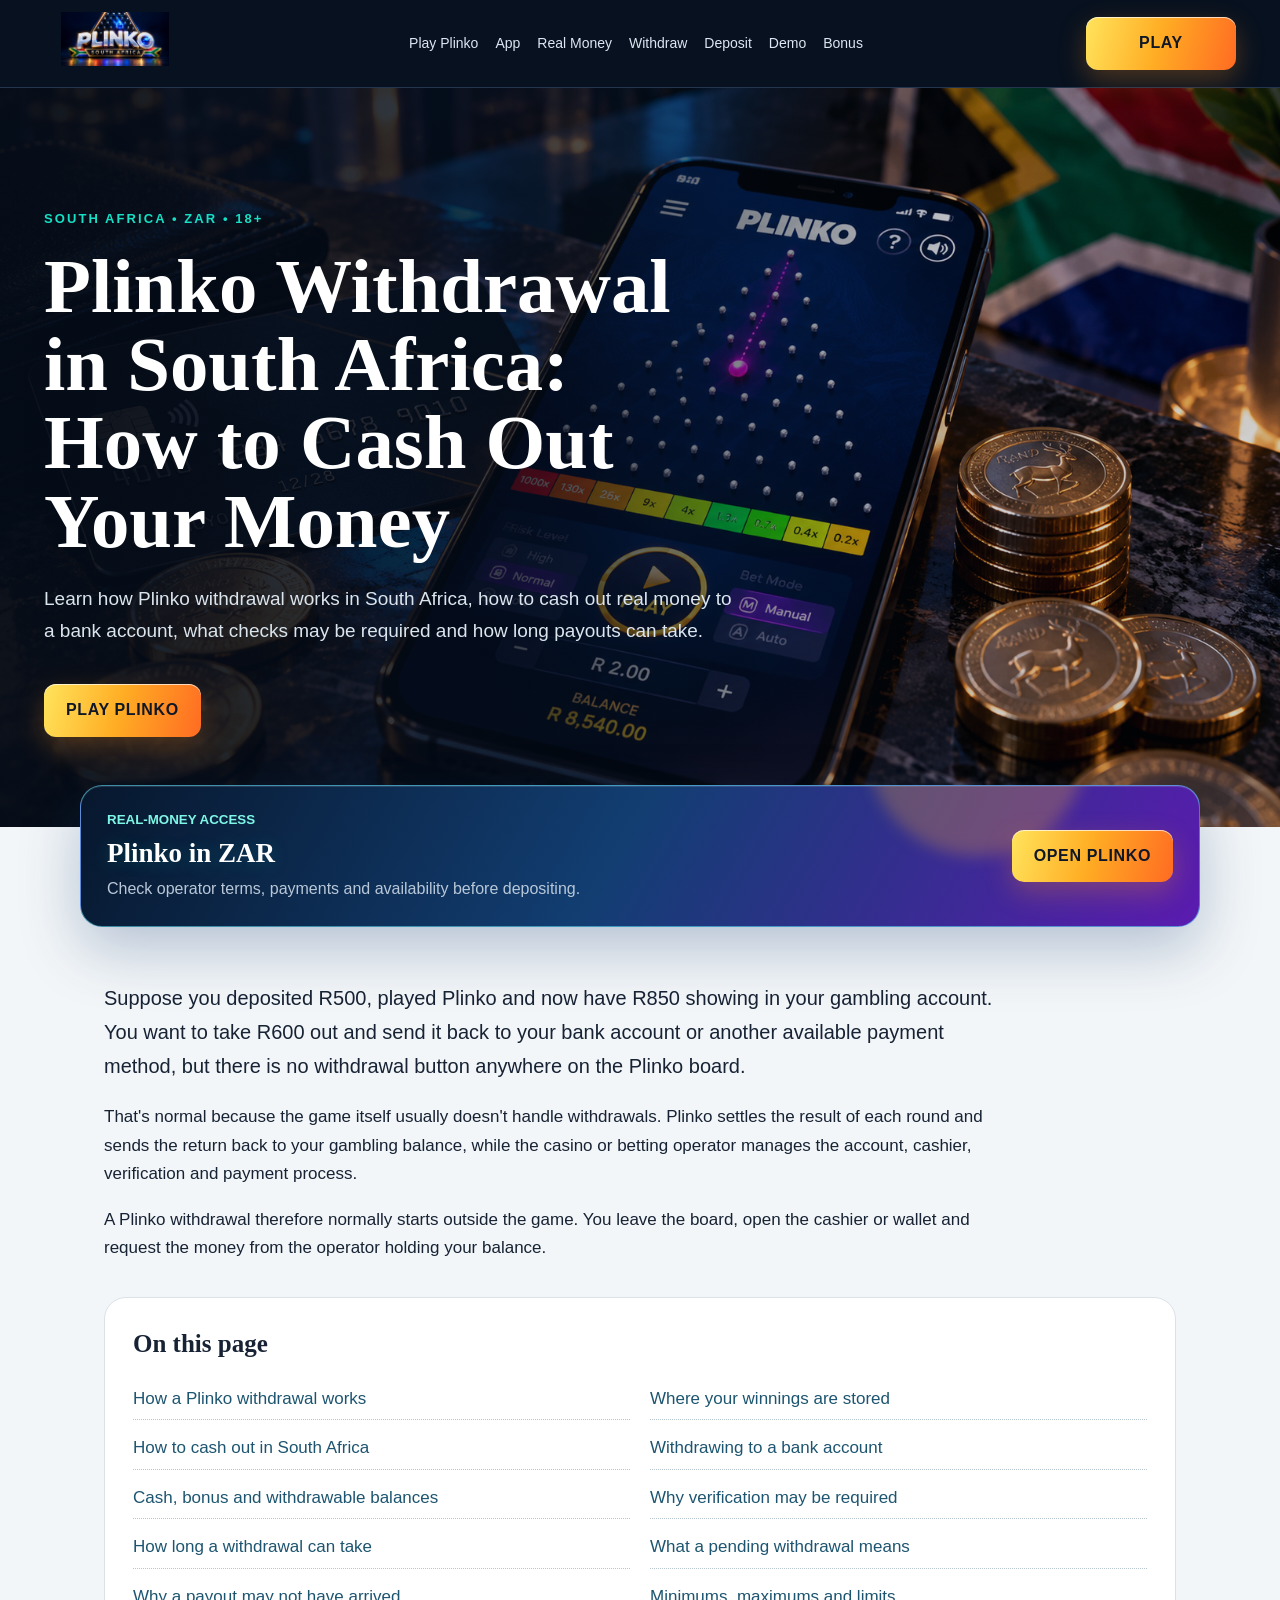
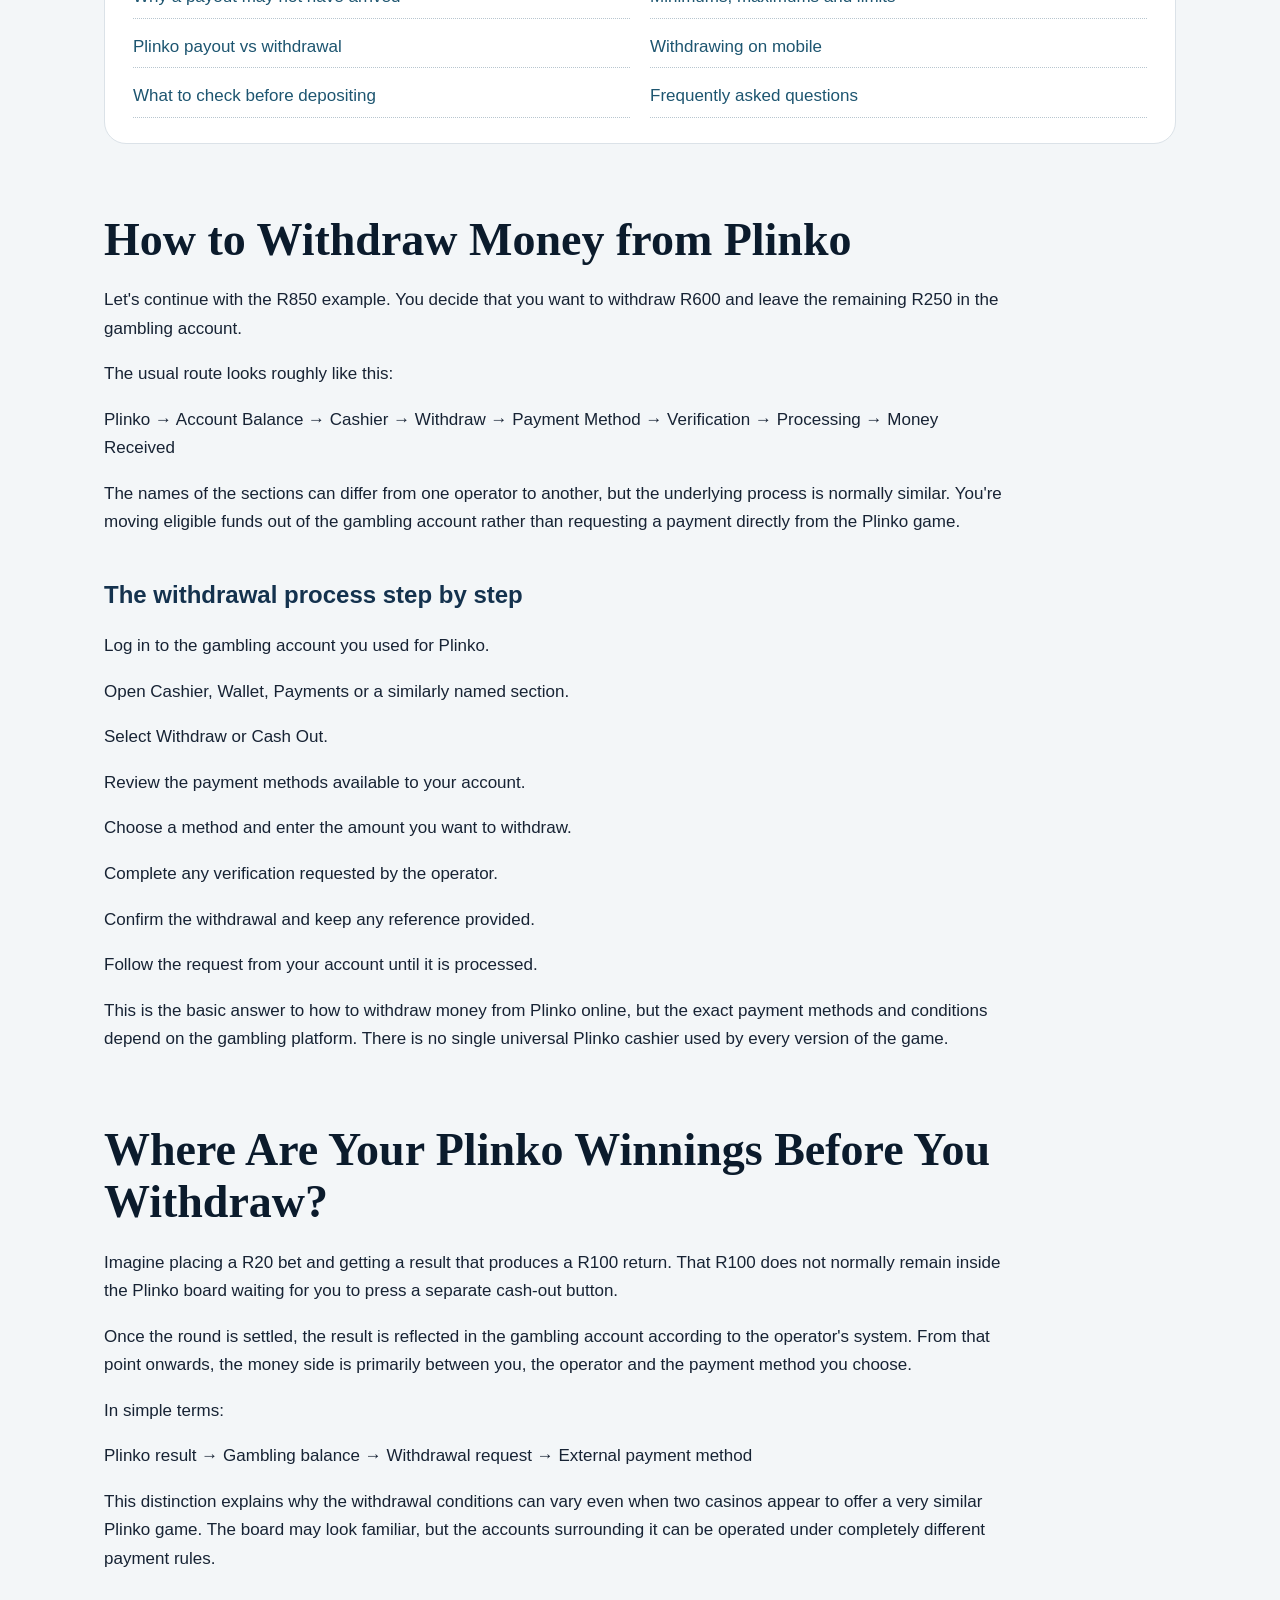
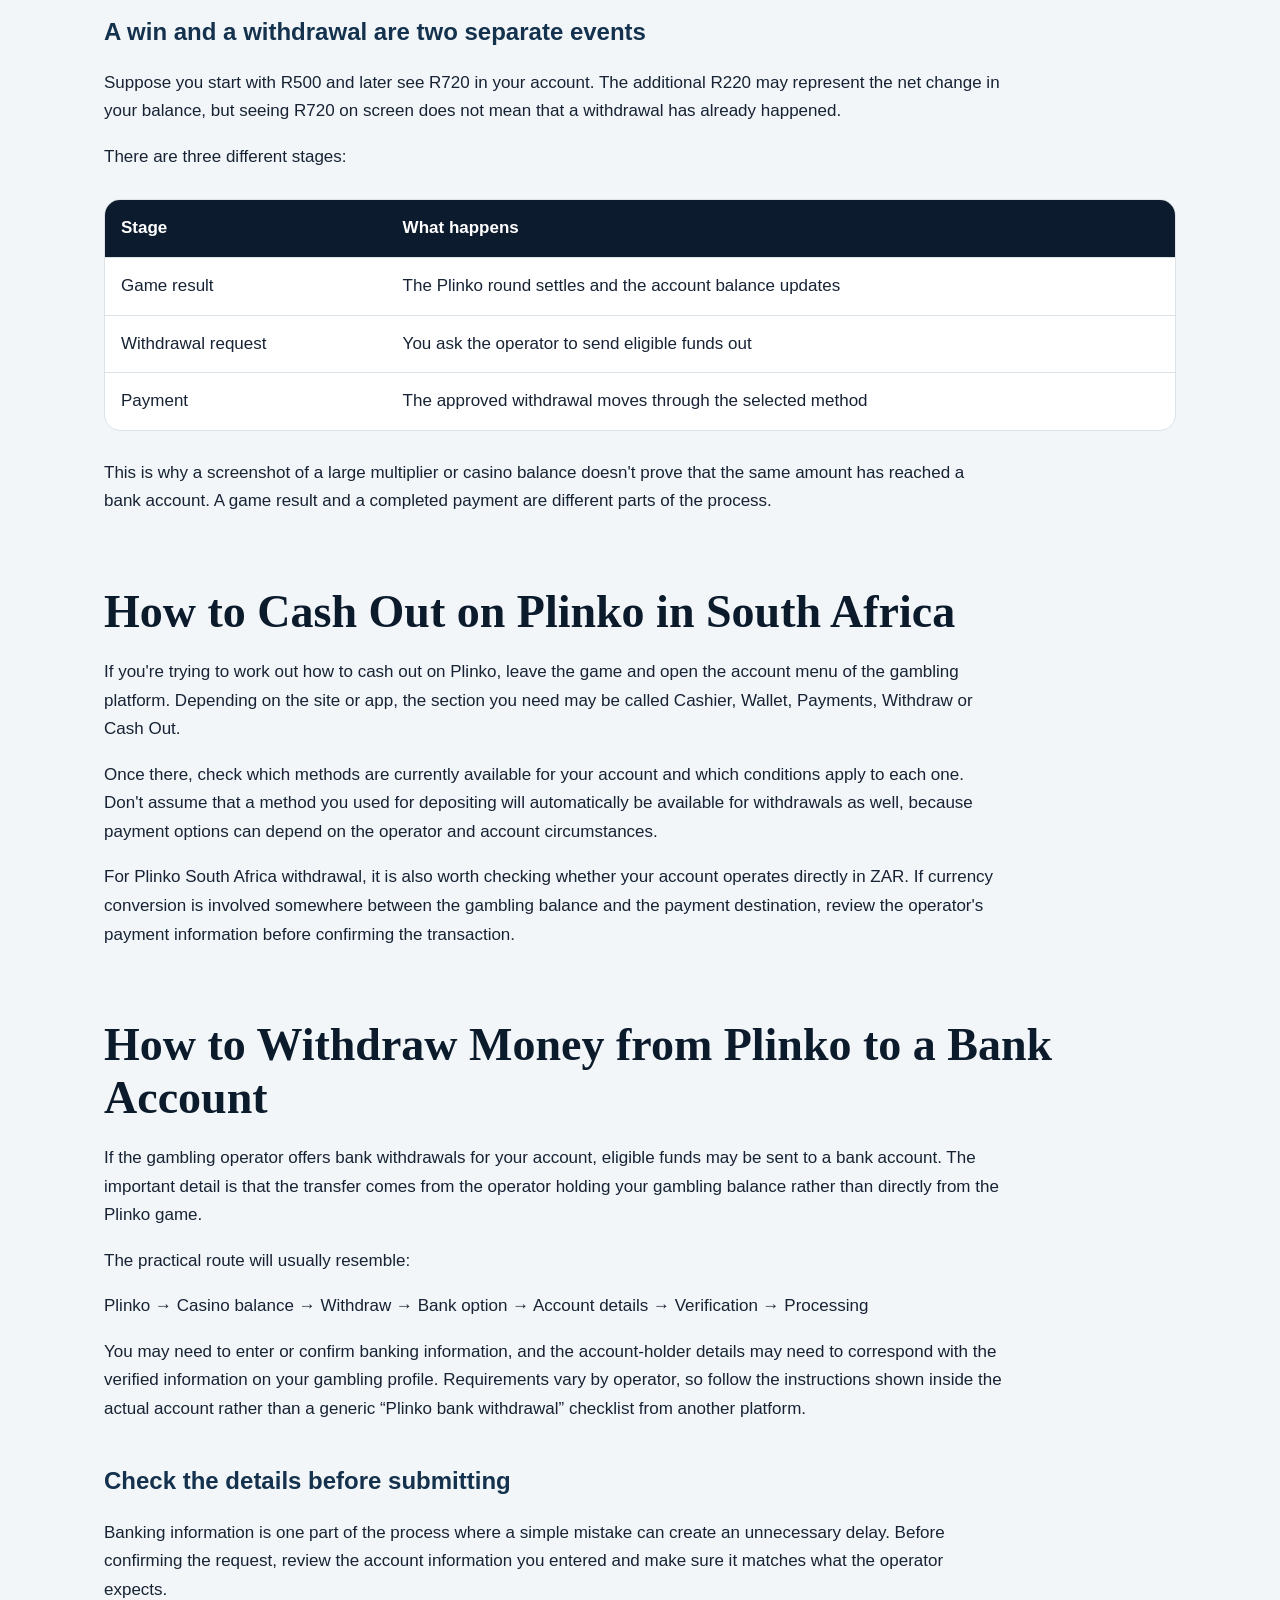
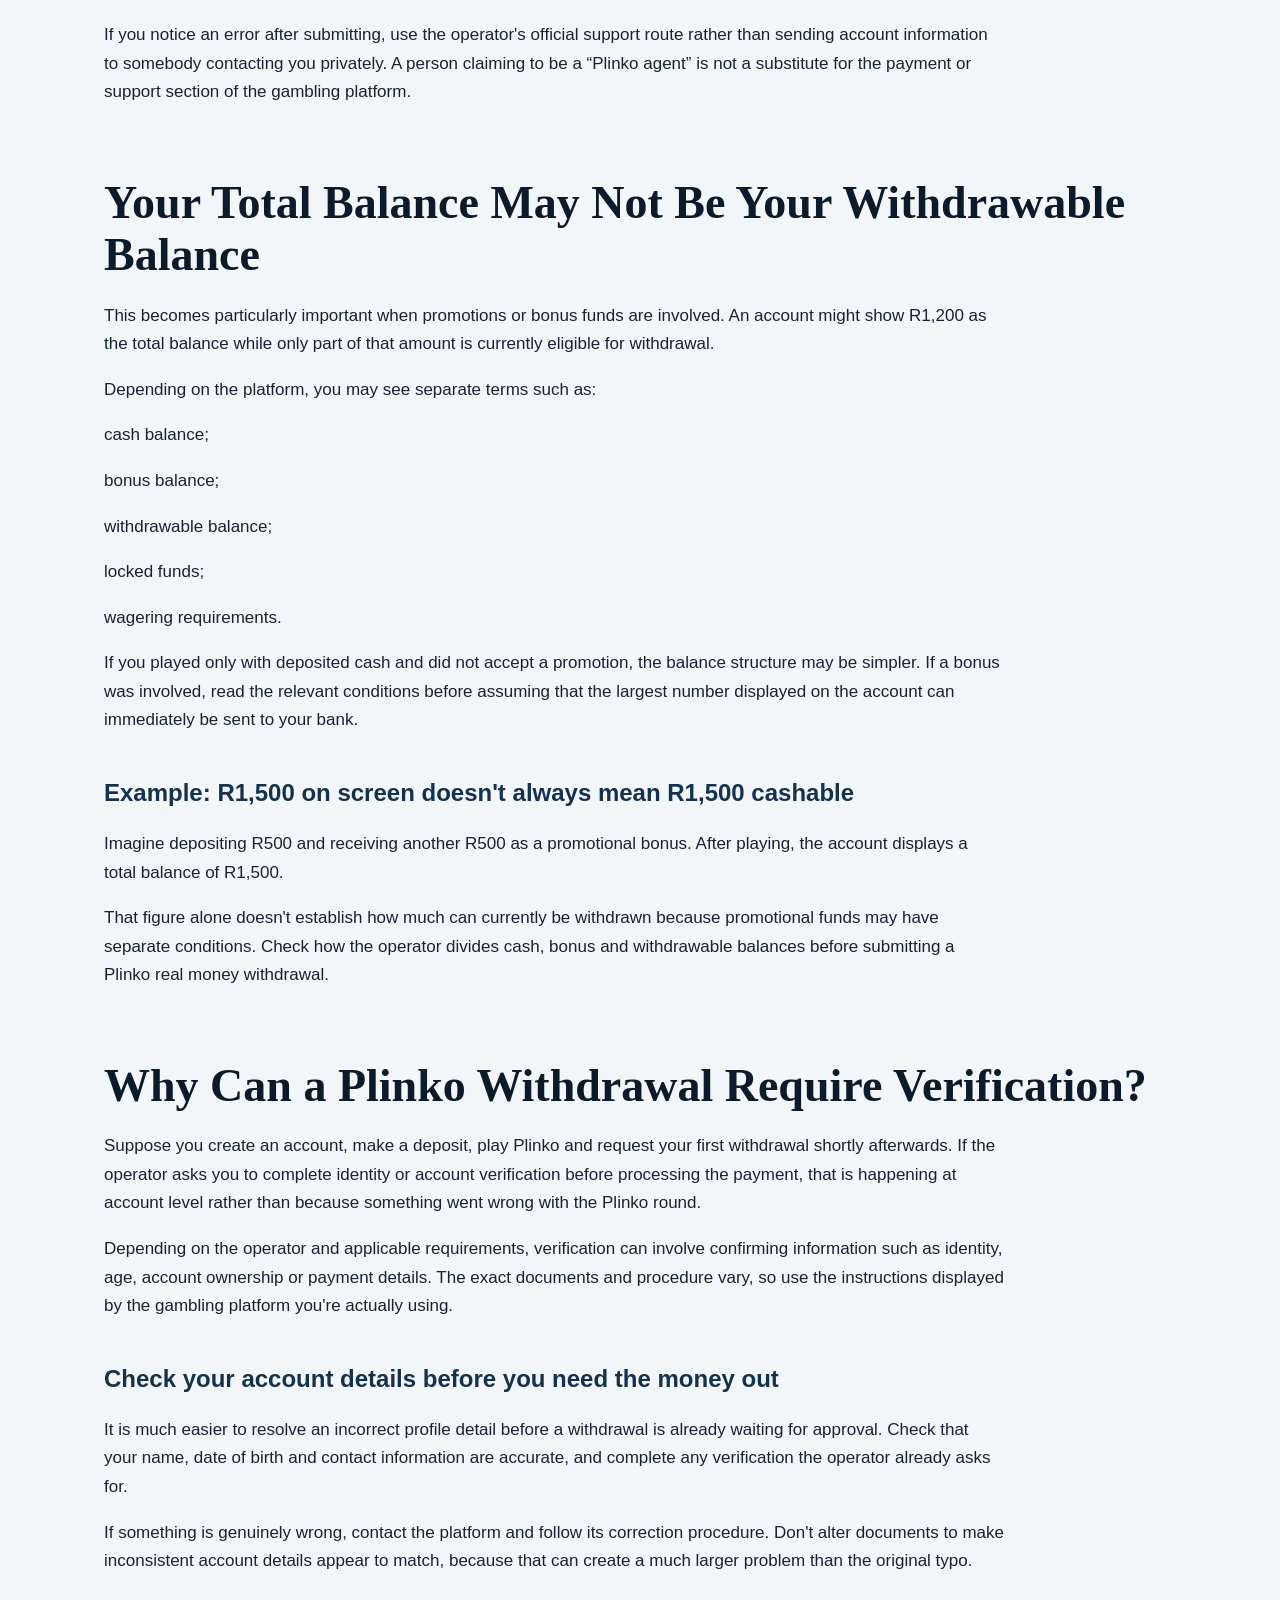
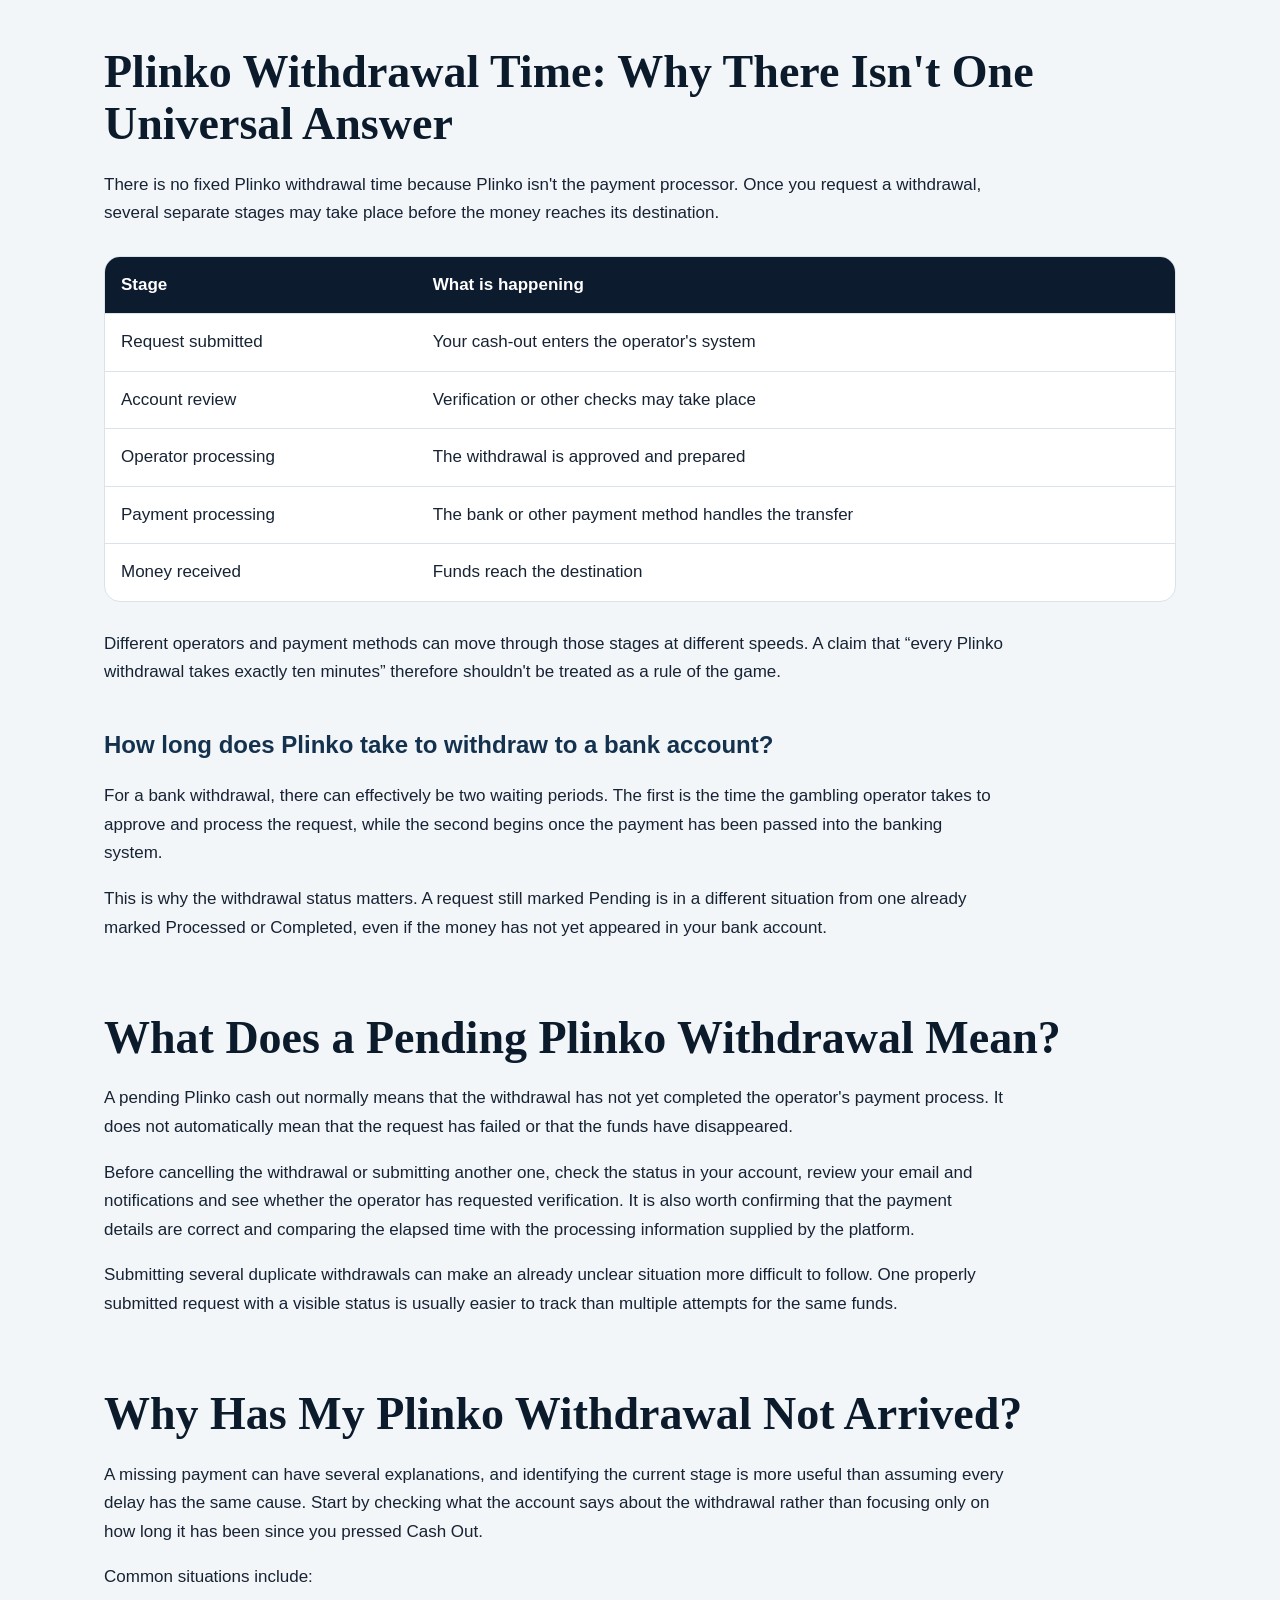
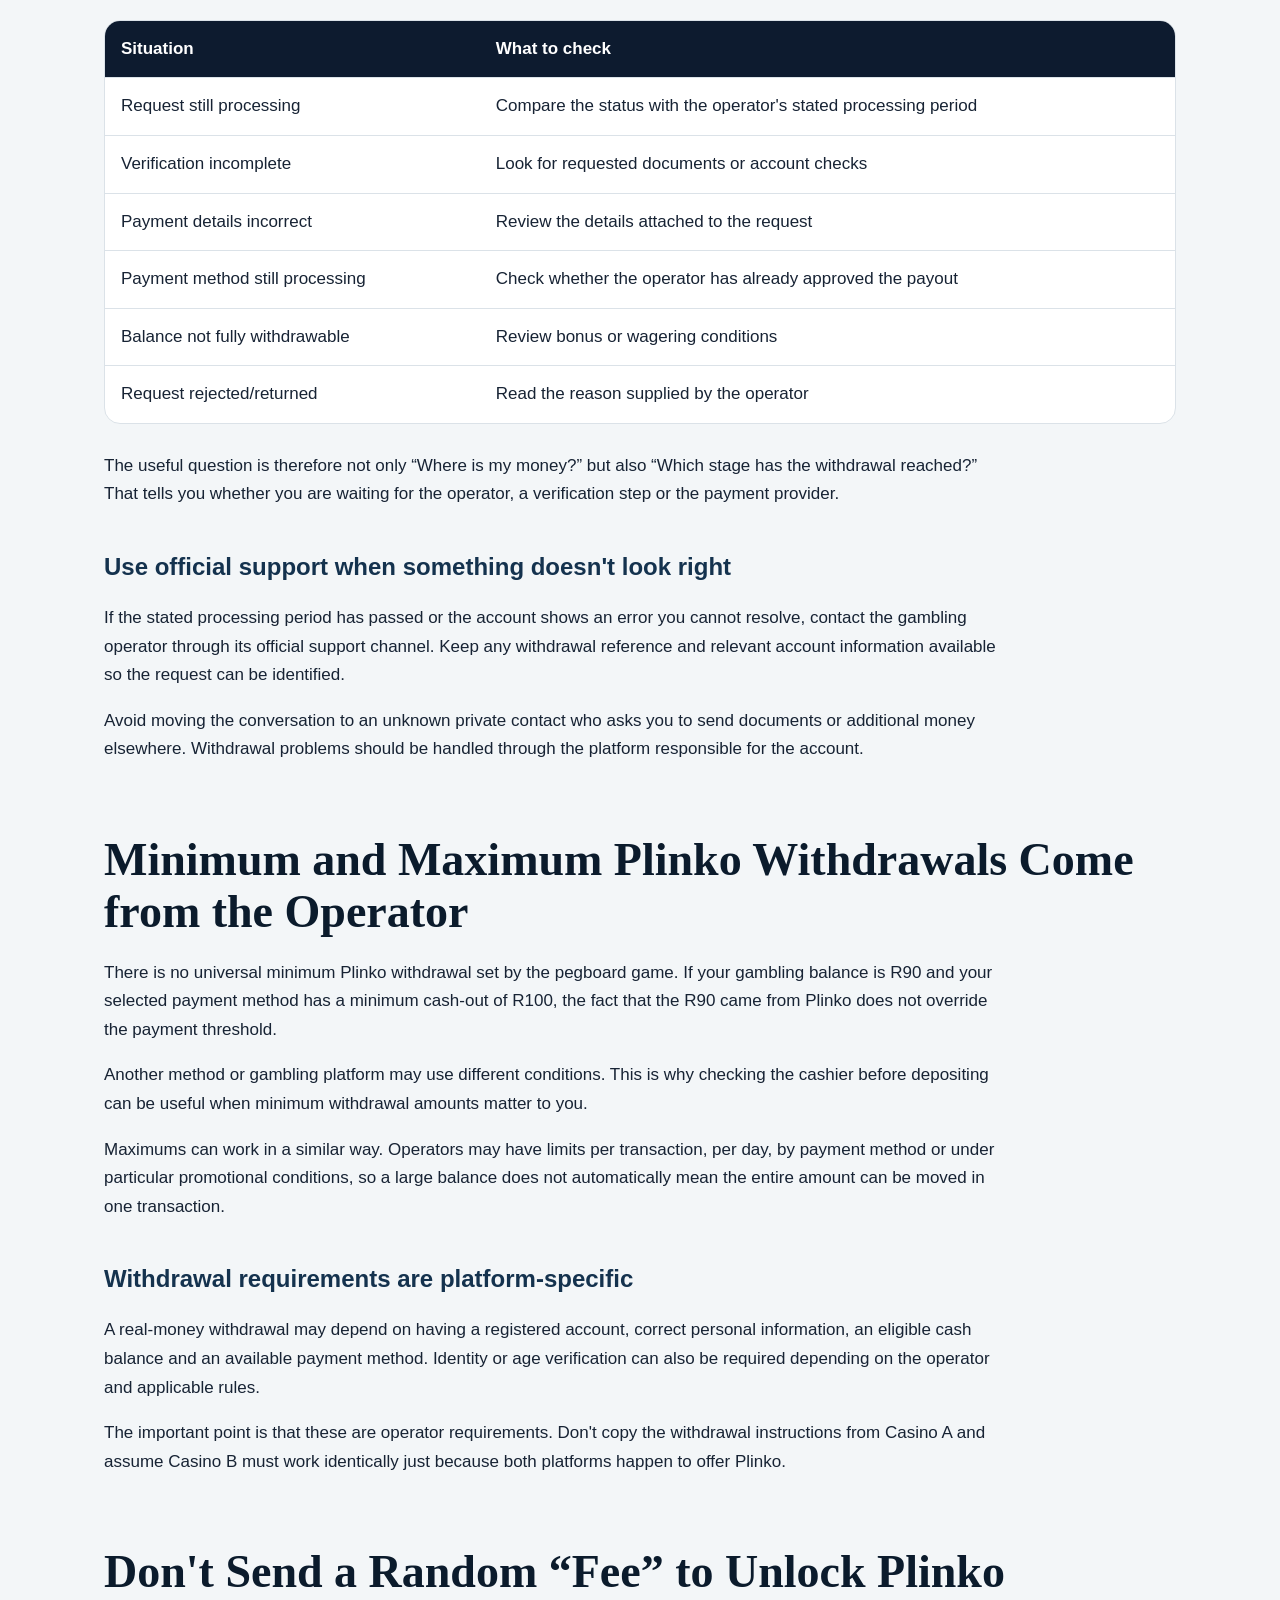
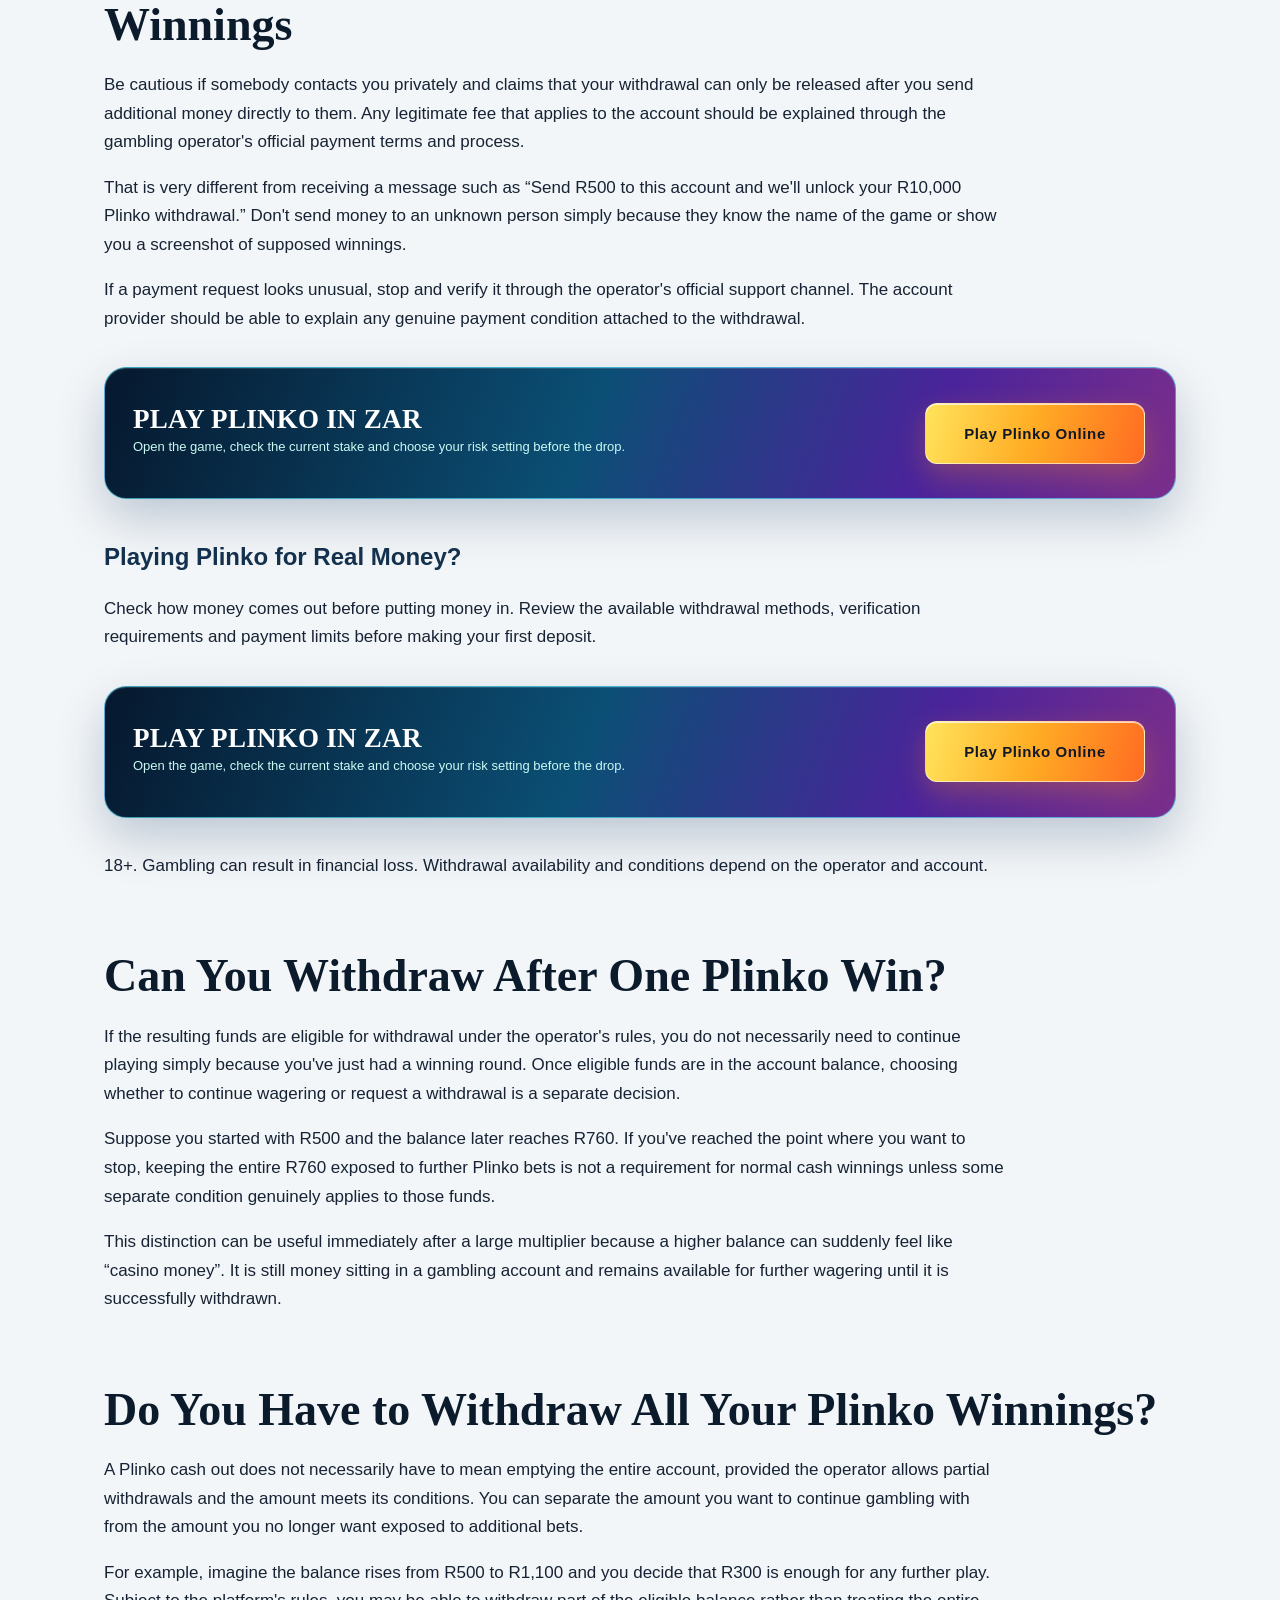
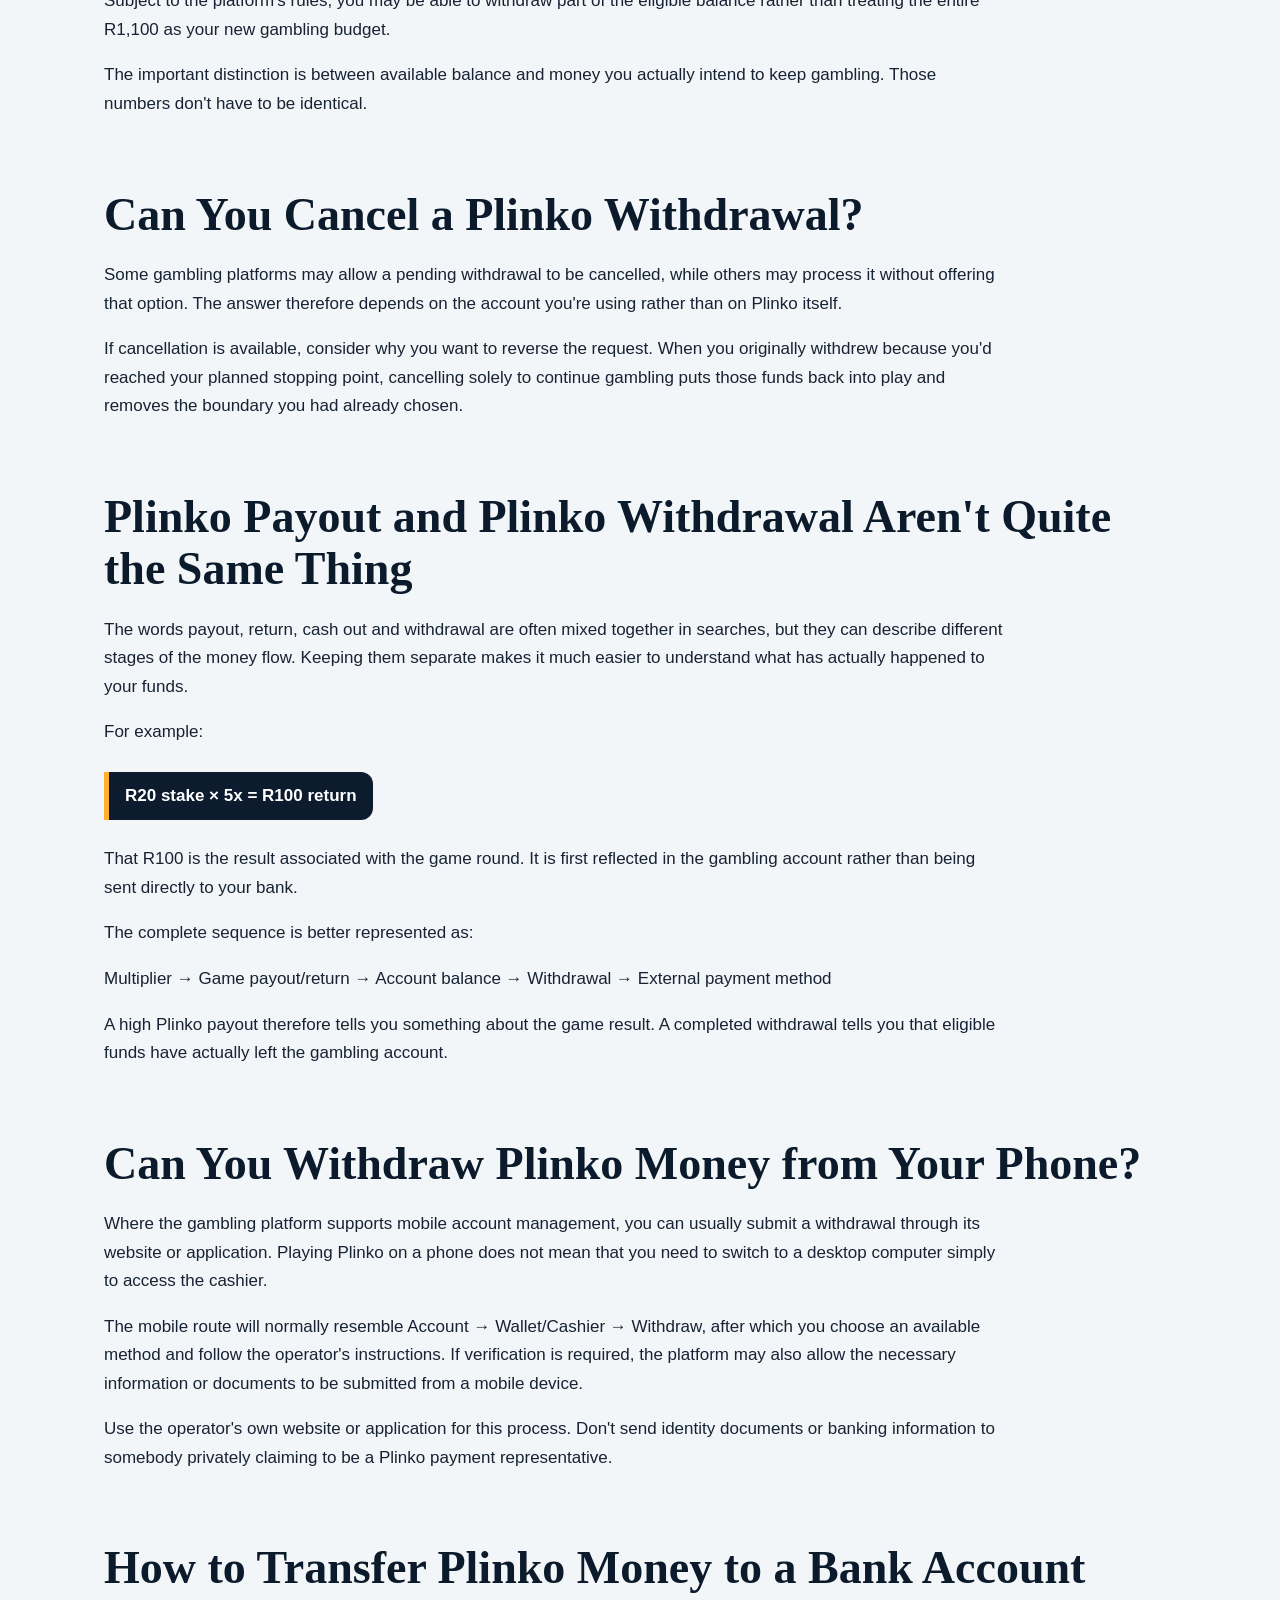
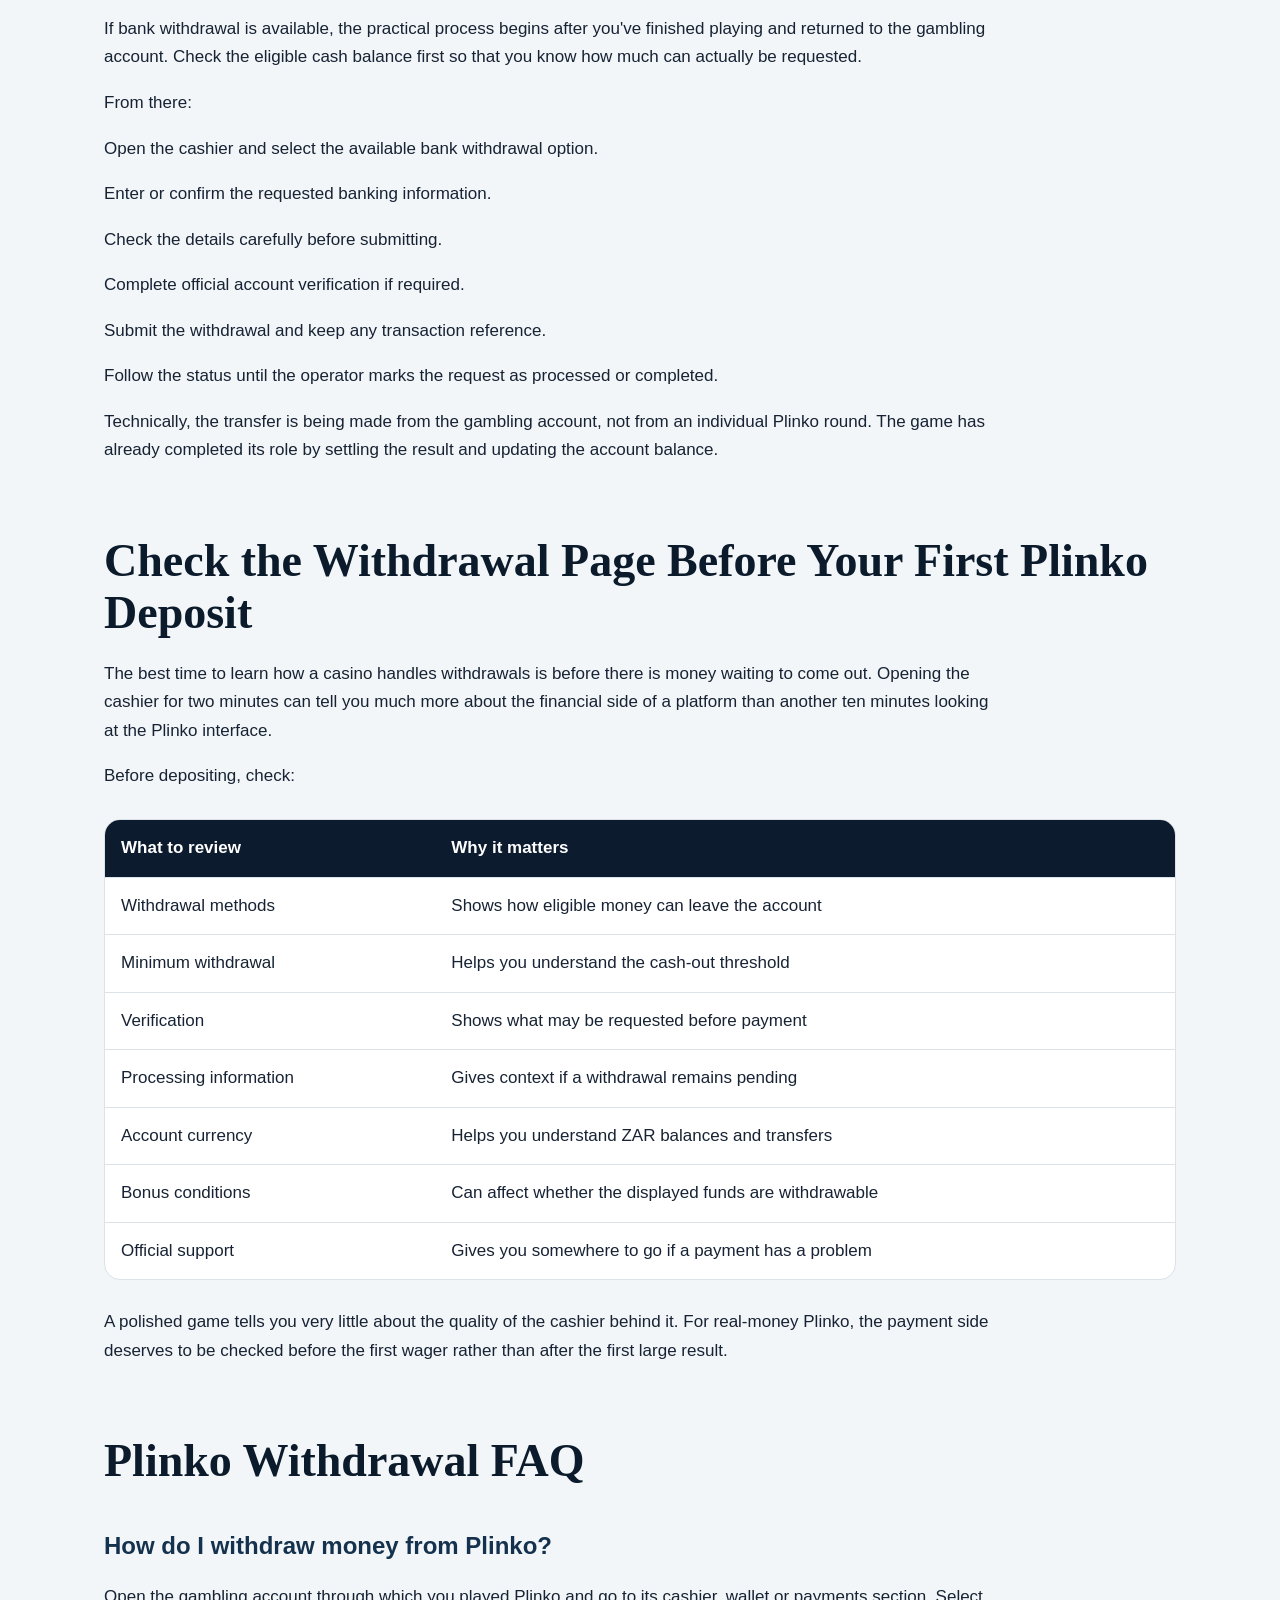
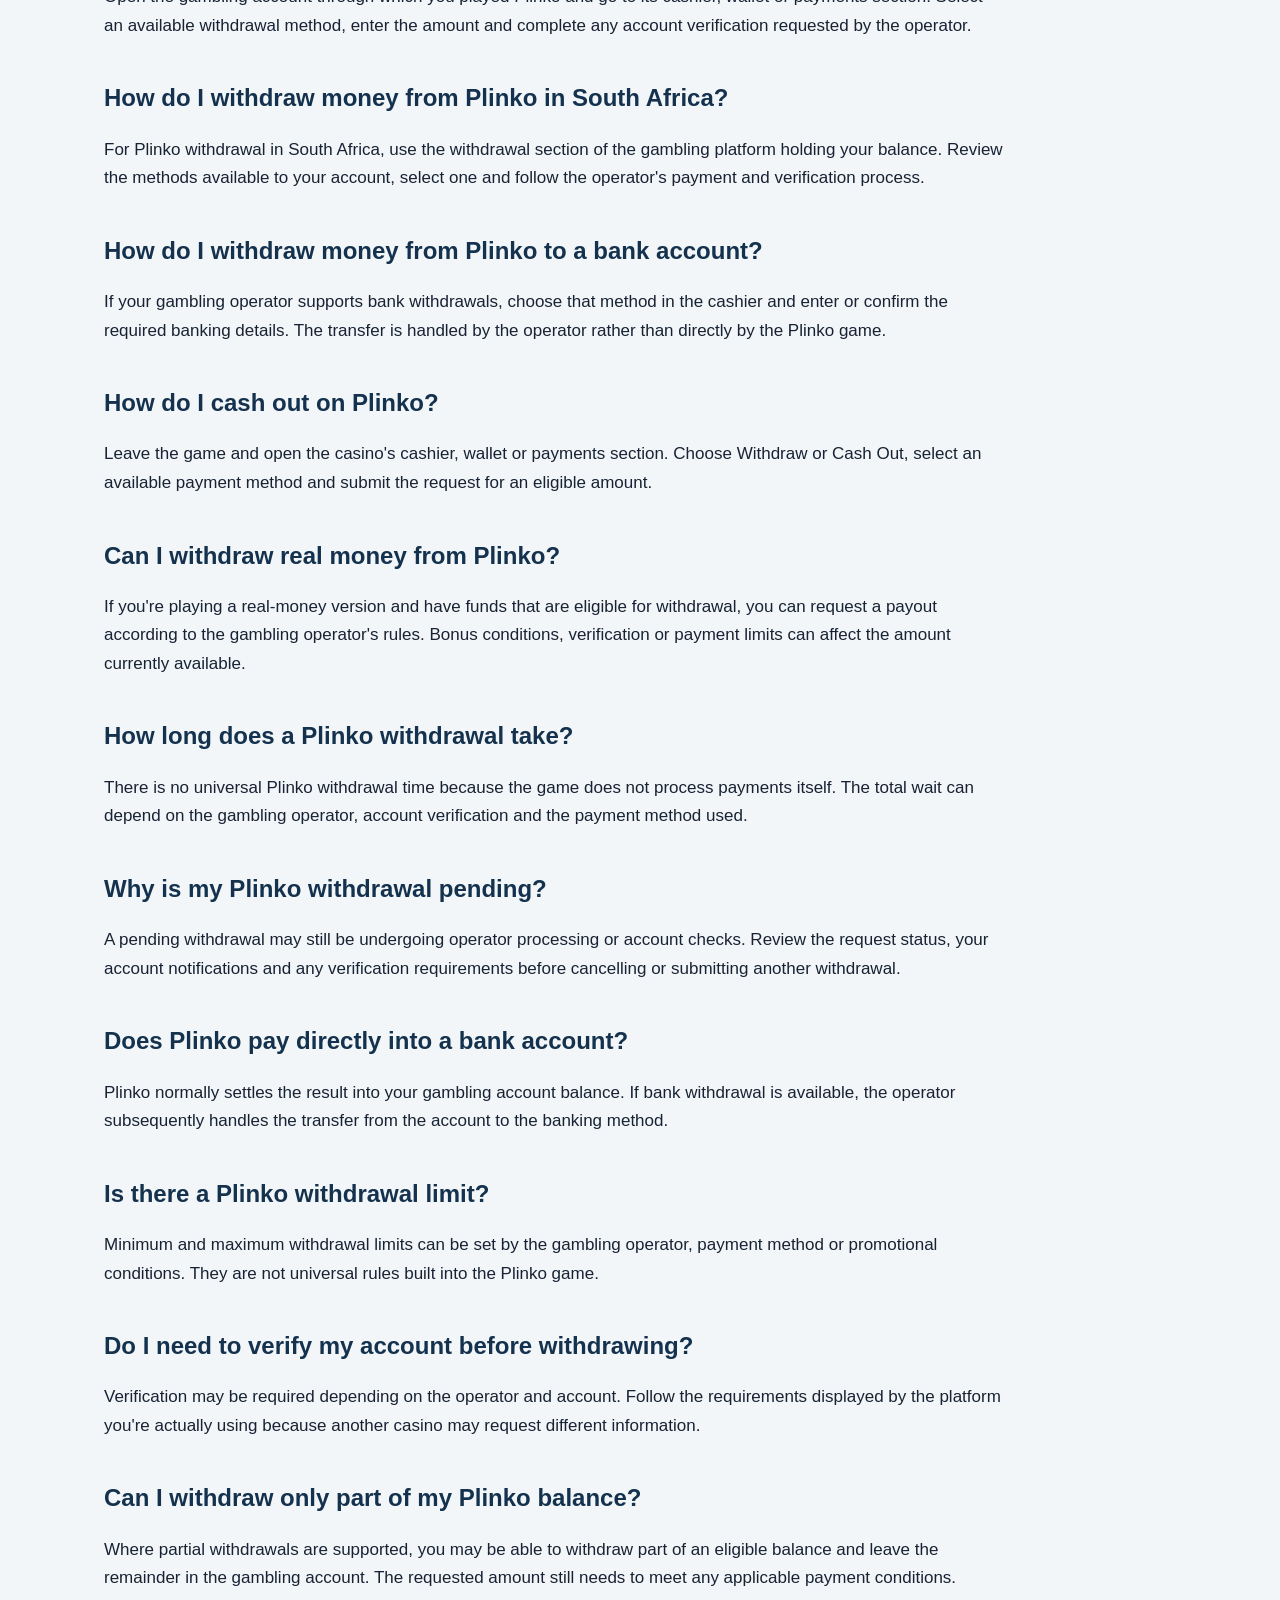
<file: plinko-withdrawal/index.html>
<!doctype html><html lang="en-ZA"><head><meta charset="utf-8"><meta name="viewport" content="width=device-width,initial-scale=1"><meta name="google-site-verification" content="MWwVBuxHnVIAGl92lxP4zwSlVJyQmbd7JX7dwckepJs" /><title>Plinko Withdrawal South Africa: How to Cash Out Money</title><meta name="description" content="Learn how Plinko withdrawal works in South Africa, how to cash out real money to a bank account, what checks may be required and how long payouts can take."><link rel="canonical" href="https://mamacitastexmex.com/plinko-withdrawal/"><meta name="robots" content="index,follow"><meta property="og:title" content="Plinko Withdrawal South Africa: How to Cash Out Money"><meta property="og:description" content="Learn how Plinko withdrawal works in South Africa, how to cash out real money to a bank account, what checks may be required and how long payouts can take."><meta property="og:type" content="website"><meta property="og:url" content="https://mamacitastexmex.com/plinko-withdrawal/"><meta property="og:image" content="https://mamacitastexmex.com/assets/img/payments.png"><meta name="twitter:card" content="summary_large_image"><link rel="icon" href="/assets/img/favicon.png"><link rel="stylesheet" href="/assets/css/site.css"></head><body>
<header><div class="head"><a class="brand" href="/plinko-south-africa/"><img src="/assets/img/logo.png" alt="Plinko South Africa"></a><nav><a href="/plinko-south-africa/">Play Plinko</a><a href="/plinko-app-download/">App</a><a href="/plinko-real-money/">Real Money</a><a href="/plinko-withdrawal/">Withdraw</a><a href="/plinko-deposit/">Deposit</a><a href="/plinko-demo/">Demo</a><a href="/plinko-bonus/">Bonus</a></nav><a class="head-cta" href="/go/">PLAY</a></div></header>
<main><section class="hero"><img src="/assets/img/payments.png" alt="Plinko Withdrawal in South Africa: How to Cash Out Your Money"><div class="hero-shade"></div><div class="hero-copy"><span class="eyebrow">SOUTH AFRICA • ZAR • 18+</span><h1>Plinko Withdrawal in South Africa: How to Cash Out Your Money</h1><p>Learn how Plinko withdrawal works in South Africa, how to cash out real money to a bank account, what checks may be required and how long payouts can take.</p><a class="cta-button hero-btn" href="/go/">PLAY PLINKO</a></div></section>
<div class="top-offer"><div><small>REAL-MONEY ACCESS</small><strong>Plinko in ZAR</strong><span>Check operator terms, payments and availability before depositing.</span></div><a class="cta-button" href="/go/">OPEN PLINKO</a></div>
<article class="content"><p>Suppose you deposited R500, played Plinko and now have R850 showing in your gambling account. You want to take R600 out and send it back to your bank account or another available payment method, but there is no withdrawal button anywhere on the Plinko board.</p>
<p>That&#x27;s normal because the game itself usually doesn&#x27;t handle withdrawals. Plinko settles the result of each round and sends the return back to your gambling balance, while the casino or betting operator manages the account, cashier, verification and payment process.</p>
<p>A Plinko withdrawal therefore normally starts outside the game. You leave the board, open the cashier or wallet and request the money from the operator holding your balance.</p>
<nav class="toc"><strong>On this page</strong><div><a href="#how-a-plinko-withdrawal-works">How a Plinko withdrawal works</a><a href="#where-your-winnings-are-stored">Where your winnings are stored</a><a href="#how-to-cash-out-in-south-africa">How to cash out in South Africa</a><a href="#withdrawing-to-a-bank-account">Withdrawing to a bank account</a><a href="#cash-bonus-and-withdrawable-balances">Cash, bonus and withdrawable balances</a><a href="#why-verification-may-be-required">Why verification may be required</a><a href="#how-long-a-withdrawal-can-take">How long a withdrawal can take</a><a href="#what-a-pending-withdrawal-means">What a pending withdrawal means</a><a href="#why-a-payout-may-not-have-arrived">Why a payout may not have arrived</a><a href="#minimums-maximums-and-limits">Minimums, maximums and limits</a><a href="#plinko-payout-vs-withdrawal">Plinko payout vs withdrawal</a><a href="#withdrawing-on-mobile">Withdrawing on mobile</a><a href="#what-to-check-before-depositing">What to check before depositing</a><a href="#frequently-asked-questions">Frequently asked questions</a></div></nav>
<h2 id="how-it-works">How to Withdraw Money from Plinko</h2>
<p>Let&#x27;s continue with the R850 example. You decide that you want to withdraw R600 and leave the remaining R250 in the gambling account.</p>
<p>The usual route looks roughly like this:</p>
<p>Plinko → Account Balance → Cashier → Withdraw → Payment Method → Verification → Processing → Money Received</p>
<p>The names of the sections can differ from one operator to another, but the underlying process is normally similar. You&#x27;re moving eligible funds out of the gambling account rather than requesting a payment directly from the Plinko game.</p>
<h3>The withdrawal process step by step</h3>
<p>Log in to the gambling account you used for Plinko.</p>
<p>Open Cashier, Wallet, Payments or a similarly named section.</p>
<p>Select Withdraw or Cash Out.</p>
<p>Review the payment methods available to your account.</p>
<p>Choose a method and enter the amount you want to withdraw.</p>
<p>Complete any verification requested by the operator.</p>
<p>Confirm the withdrawal and keep any reference provided.</p>
<p>Follow the request from your account until it is processed.</p>
<p>This is the basic answer to how to withdraw money from Plinko online, but the exact payment methods and conditions depend on the gambling platform. There is no single universal Plinko cashier used by every version of the game.</p>
<h2 id="where-money-goes">Where Are Your Plinko Winnings Before You Withdraw?</h2>
<p>Imagine placing a R20 bet and getting a result that produces a R100 return. That R100 does not normally remain inside the Plinko board waiting for you to press a separate cash-out button.</p>
<p>Once the round is settled, the result is reflected in the gambling account according to the operator&#x27;s system. From that point onwards, the money side is primarily between you, the operator and the payment method you choose.</p>
<p>In simple terms:</p>
<p>Plinko result → Gambling balance → Withdrawal request → External payment method</p>
<p>This distinction explains why the withdrawal conditions can vary even when two casinos appear to offer a very similar Plinko game. The board may look familiar, but the accounts surrounding it can be operated under completely different payment rules.</p>
<h3>A win and a withdrawal are two separate events</h3>
<p>Suppose you start with R500 and later see R720 in your account. The additional R220 may represent the net change in your balance, but seeing R720 on screen does not mean that a withdrawal has already happened.</p>
<p>There are three different stages:</p>
<div class="table-wrap"><table><thead><tr><th>Stage</th><th>What happens</th></tr></thead><tbody><tr><td>Game result</td><td>The Plinko round settles and the account balance updates</td></tr><tr><td>Withdrawal request</td><td>You ask the operator to send eligible funds out</td></tr><tr><td>Payment</td><td>The approved withdrawal moves through the selected method</td></tr></tbody></table></div>
<p>This is why a screenshot of a large multiplier or casino balance doesn&#x27;t prove that the same amount has reached a bank account. A game result and a completed payment are different parts of the process.</p>
<h2 id="cash-out">How to Cash Out on Plinko in South Africa</h2>
<p>If you&#x27;re trying to work out how to cash out on Plinko, leave the game and open the account menu of the gambling platform. Depending on the site or app, the section you need may be called Cashier, Wallet, Payments, Withdraw or Cash Out.</p>
<p>Once there, check which methods are currently available for your account and which conditions apply to each one. Don&#x27;t assume that a method you used for depositing will automatically be available for withdrawals as well, because payment options can depend on the operator and account circumstances.</p>
<p>For Plinko South Africa withdrawal, it is also worth checking whether your account operates directly in ZAR. If currency conversion is involved somewhere between the gambling balance and the payment destination, review the operator&#x27;s payment information before confirming the transaction.</p>
<h2 id="bank">How to Withdraw Money from Plinko to a Bank Account</h2>
<p>If the gambling operator offers bank withdrawals for your account, eligible funds may be sent to a bank account. The important detail is that the transfer comes from the operator holding your gambling balance rather than directly from the Plinko game.</p>
<p>The practical route will usually resemble:</p>
<p>Plinko → Casino balance → Withdraw → Bank option → Account details → Verification → Processing</p>
<p>You may need to enter or confirm banking information, and the account-holder details may need to correspond with the verified information on your gambling profile. Requirements vary by operator, so follow the instructions shown inside the actual account rather than a generic “Plinko bank withdrawal” checklist from another platform.</p>
<h3>Check the details before submitting</h3>
<p>Banking information is one part of the process where a simple mistake can create an unnecessary delay. Before confirming the request, review the account information you entered and make sure it matches what the operator expects.</p>
<p>If you notice an error after submitting, use the operator&#x27;s official support route rather than sending account information to somebody contacting you privately. A person claiming to be a “Plinko agent” is not a substitute for the payment or support section of the gambling platform.</p>
<h2 id="balances">Your Total Balance May Not Be Your Withdrawable Balance</h2>
<p>This becomes particularly important when promotions or bonus funds are involved. An account might show R1,200 as the total balance while only part of that amount is currently eligible for withdrawal.</p>
<p>Depending on the platform, you may see separate terms such as:</p>
<p>cash balance;</p>
<p>bonus balance;</p>
<p>withdrawable balance;</p>
<p>locked funds;</p>
<p>wagering requirements.</p>
<p>If you played only with deposited cash and did not accept a promotion, the balance structure may be simpler. If a bonus was involved, read the relevant conditions before assuming that the largest number displayed on the account can immediately be sent to your bank.</p>
<h3>Example: R1,500 on screen doesn&#x27;t always mean R1,500 cashable</h3>
<p>Imagine depositing R500 and receiving another R500 as a promotional bonus. After playing, the account displays a total balance of R1,500.</p>
<p>That figure alone doesn&#x27;t establish how much can currently be withdrawn because promotional funds may have separate conditions. Check how the operator divides cash, bonus and withdrawable balances before submitting a Plinko real money withdrawal.</p>
<h2 id="verification">Why Can a Plinko Withdrawal Require Verification?</h2>
<p>Suppose you create an account, make a deposit, play Plinko and request your first withdrawal shortly afterwards. If the operator asks you to complete identity or account verification before processing the payment, that is happening at account level rather than because something went wrong with the Plinko round.</p>
<p>Depending on the operator and applicable requirements, verification can involve confirming information such as identity, age, account ownership or payment details. The exact documents and procedure vary, so use the instructions displayed by the gambling platform you&#x27;re actually using.</p>
<h3>Check your account details before you need the money out</h3>
<p>It is much easier to resolve an incorrect profile detail before a withdrawal is already waiting for approval. Check that your name, date of birth and contact information are accurate, and complete any verification the operator already asks for.</p>
<p>If something is genuinely wrong, contact the platform and follow its correction procedure. Don&#x27;t alter documents to make inconsistent account details appear to match, because that can create a much larger problem than the original typo.</p>
<h2 id="time">Plinko Withdrawal Time: Why There Isn&#x27;t One Universal Answer</h2>
<p>There is no fixed Plinko withdrawal time because Plinko isn&#x27;t the payment processor. Once you request a withdrawal, several separate stages may take place before the money reaches its destination.</p>
<div class="table-wrap"><table><thead><tr><th>Stage</th><th>What is happening</th></tr></thead><tbody><tr><td>Request submitted</td><td>Your cash-out enters the operator&#x27;s system</td></tr><tr><td>Account review</td><td>Verification or other checks may take place</td></tr><tr><td>Operator processing</td><td>The withdrawal is approved and prepared</td></tr><tr><td>Payment processing</td><td>The bank or other payment method handles the transfer</td></tr><tr><td>Money received</td><td>Funds reach the destination</td></tr></tbody></table></div>
<p>Different operators and payment methods can move through those stages at different speeds. A claim that “every Plinko withdrawal takes exactly ten minutes” therefore shouldn&#x27;t be treated as a rule of the game.</p>
<h3>How long does Plinko take to withdraw to a bank account?</h3>
<p>For a bank withdrawal, there can effectively be two waiting periods. The first is the time the gambling operator takes to approve and process the request, while the second begins once the payment has been passed into the banking system.</p>
<p>This is why the withdrawal status matters. A request still marked Pending is in a different situation from one already marked Processed or Completed, even if the money has not yet appeared in your bank account.</p>
<h2 id="pending">What Does a Pending Plinko Withdrawal Mean?</h2>
<p>A pending Plinko cash out normally means that the withdrawal has not yet completed the operator&#x27;s payment process. It does not automatically mean that the request has failed or that the funds have disappeared.</p>
<p>Before cancelling the withdrawal or submitting another one, check the status in your account, review your email and notifications and see whether the operator has requested verification. It is also worth confirming that the payment details are correct and comparing the elapsed time with the processing information supplied by the platform.</p>
<p>Submitting several duplicate withdrawals can make an already unclear situation more difficult to follow. One properly submitted request with a visible status is usually easier to track than multiple attempts for the same funds.</p>
<h2 id="problems">Why Has My Plinko Withdrawal Not Arrived?</h2>
<p>A missing payment can have several explanations, and identifying the current stage is more useful than assuming every delay has the same cause. Start by checking what the account says about the withdrawal rather than focusing only on how long it has been since you pressed Cash Out.</p>
<p>Common situations include:</p>
<div class="table-wrap"><table><thead><tr><th>Situation</th><th>What to check</th></tr></thead><tbody><tr><td>Request still processing</td><td>Compare the status with the operator&#x27;s stated processing period</td></tr><tr><td>Verification incomplete</td><td>Look for requested documents or account checks</td></tr><tr><td>Payment details incorrect</td><td>Review the details attached to the request</td></tr><tr><td>Payment method still processing</td><td>Check whether the operator has already approved the payout</td></tr><tr><td>Balance not fully withdrawable</td><td>Review bonus or wagering conditions</td></tr><tr><td>Request rejected/returned</td><td>Read the reason supplied by the operator</td></tr></tbody></table></div>
<p>The useful question is therefore not only “Where is my money?” but also “Which stage has the withdrawal reached?” That tells you whether you are waiting for the operator, a verification step or the payment provider.</p>
<h3>Use official support when something doesn&#x27;t look right</h3>
<p>If the stated processing period has passed or the account shows an error you cannot resolve, contact the gambling operator through its official support channel. Keep any withdrawal reference and relevant account information available so the request can be identified.</p>
<p>Avoid moving the conversation to an unknown private contact who asks you to send documents or additional money elsewhere. Withdrawal problems should be handled through the platform responsible for the account.</p>
<h2 id="limits">Minimum and Maximum Plinko Withdrawals Come from the Operator</h2>
<p>There is no universal minimum Plinko withdrawal set by the pegboard game. If your gambling balance is R90 and your selected payment method has a minimum cash-out of R100, the fact that the R90 came from Plinko does not override the payment threshold.</p>
<p>Another method or gambling platform may use different conditions. This is why checking the cashier before depositing can be useful when minimum withdrawal amounts matter to you.</p>
<p>Maximums can work in a similar way. Operators may have limits per transaction, per day, by payment method or under particular promotional conditions, so a large balance does not automatically mean the entire amount can be moved in one transaction.</p>
<h3>Withdrawal requirements are platform-specific</h3>
<p>A real-money withdrawal may depend on having a registered account, correct personal information, an eligible cash balance and an available payment method. Identity or age verification can also be required depending on the operator and applicable rules.</p>
<p>The important point is that these are operator requirements. Don&#x27;t copy the withdrawal instructions from Casino A and assume Casino B must work identically just because both platforms happen to offer Plinko.</p>
<h2 id="dont-send-a-random-fee-to-unlock-plinko-winnings">Don&#x27;t Send a Random “Fee” to Unlock Plinko Winnings</h2>
<p>Be cautious if somebody contacts you privately and claims that your withdrawal can only be released after you send additional money directly to them. Any legitimate fee that applies to the account should be explained through the gambling operator&#x27;s official payment terms and process.</p>
<p>That is very different from receiving a message such as “Send R500 to this account and we&#x27;ll unlock your R10,000 Plinko withdrawal.” Don&#x27;t send money to an unknown person simply because they know the name of the game or show you a screenshot of supposed winnings.</p>
<p>If a payment request looks unusual, stop and verify it through the operator&#x27;s official support channel. The account provider should be able to explain any genuine payment condition attached to the withdrawal.</p>
<div class="inline-cta"><a class="cta-button" href="/go/">Play Plinko Online</a></div>
<h3>Playing Plinko for Real Money?</h3>
<p>Check how money comes out before putting money in. Review the available withdrawal methods, verification requirements and payment limits before making your first deposit.</p>
<div class="inline-cta"><a class="cta-button" href="/go/">Play Plinko Online</a></div>
<p>18+. Gambling can result in financial loss. Withdrawal availability and conditions depend on the operator and account.</p>
<h2 id="can-you-withdraw-after-one-plinko-win">Can You Withdraw After One Plinko Win?</h2>
<p>If the resulting funds are eligible for withdrawal under the operator&#x27;s rules, you do not necessarily need to continue playing simply because you&#x27;ve just had a winning round. Once eligible funds are in the account balance, choosing whether to continue wagering or request a withdrawal is a separate decision.</p>
<p>Suppose you started with R500 and the balance later reaches R760. If you&#x27;ve reached the point where you want to stop, keeping the entire R760 exposed to further Plinko bets is not a requirement for normal cash winnings unless some separate condition genuinely applies to those funds.</p>
<p>This distinction can be useful immediately after a large multiplier because a higher balance can suddenly feel like “casino money”. It is still money sitting in a gambling account and remains available for further wagering until it is successfully withdrawn.</p>
<h2 id="do-you-have-to-withdraw-all-your-plinko-winnings">Do You Have to Withdraw All Your Plinko Winnings?</h2>
<p>A Plinko cash out does not necessarily have to mean emptying the entire account, provided the operator allows partial withdrawals and the amount meets its conditions. You can separate the amount you want to continue gambling with from the amount you no longer want exposed to additional bets.</p>
<p>For example, imagine the balance rises from R500 to R1,100 and you decide that R300 is enough for any further play. Subject to the platform&#x27;s rules, you may be able to withdraw part of the eligible balance rather than treating the entire R1,100 as your new gambling budget.</p>
<p>The important distinction is between available balance and money you actually intend to keep gambling. Those numbers don&#x27;t have to be identical.</p>
<h2 id="can-you-cancel-a-plinko-withdrawal">Can You Cancel a Plinko Withdrawal?</h2>
<p>Some gambling platforms may allow a pending withdrawal to be cancelled, while others may process it without offering that option. The answer therefore depends on the account you&#x27;re using rather than on Plinko itself.</p>
<p>If cancellation is available, consider why you want to reverse the request. When you originally withdrew because you&#x27;d reached your planned stopping point, cancelling solely to continue gambling puts those funds back into play and removes the boundary you had already chosen.</p>
<h2 id="payout">Plinko Payout and Plinko Withdrawal Aren&#x27;t Quite the Same Thing</h2>
<p>The words payout, return, cash out and withdrawal are often mixed together in searches, but they can describe different stages of the money flow. Keeping them separate makes it much easier to understand what has actually happened to your funds.</p>
<p>For example:</p>
<p class="callout-line">R20 stake × 5x = R100 return</p>
<p>That R100 is the result associated with the game round. It is first reflected in the gambling account rather than being sent directly to your bank.</p>
<p>The complete sequence is better represented as:</p>
<p>Multiplier → Game payout/return → Account balance → Withdrawal → External payment method</p>
<p>A high Plinko payout therefore tells you something about the game result. A completed withdrawal tells you that eligible funds have actually left the gambling account.</p>
<h2 id="mobile">Can You Withdraw Plinko Money from Your Phone?</h2>
<p>Where the gambling platform supports mobile account management, you can usually submit a withdrawal through its website or application. Playing Plinko on a phone does not mean that you need to switch to a desktop computer simply to access the cashier.</p>
<p>The mobile route will normally resemble Account → Wallet/Cashier → Withdraw, after which you choose an available method and follow the operator&#x27;s instructions. If verification is required, the platform may also allow the necessary information or documents to be submitted from a mobile device.</p>
<p>Use the operator&#x27;s own website or application for this process. Don&#x27;t send identity documents or banking information to somebody privately claiming to be a Plinko payment representative.</p>
<h2 id="how-to-transfer-plinko-money-to-a-bank-account">How to Transfer Plinko Money to a Bank Account</h2>
<p>If bank withdrawal is available, the practical process begins after you&#x27;ve finished playing and returned to the gambling account. Check the eligible cash balance first so that you know how much can actually be requested.</p>
<p>From there:</p>
<p>Open the cashier and select the available bank withdrawal option.</p>
<p>Enter or confirm the requested banking information.</p>
<p>Check the details carefully before submitting.</p>
<p>Complete official account verification if required.</p>
<p>Submit the withdrawal and keep any transaction reference.</p>
<p>Follow the status until the operator marks the request as processed or completed.</p>
<p>Technically, the transfer is being made from the gambling account, not from an individual Plinko round. The game has already completed its role by settling the result and updating the account balance.</p>
<h2 id="before-deposit">Check the Withdrawal Page Before Your First Plinko Deposit</h2>
<p>The best time to learn how a casino handles withdrawals is before there is money waiting to come out. Opening the cashier for two minutes can tell you much more about the financial side of a platform than another ten minutes looking at the Plinko interface.</p>
<p>Before depositing, check:</p>
<div class="table-wrap"><table><thead><tr><th>What to review</th><th>Why it matters</th></tr></thead><tbody><tr><td>Withdrawal methods</td><td>Shows how eligible money can leave the account</td></tr><tr><td>Minimum withdrawal</td><td>Helps you understand the cash-out threshold</td></tr><tr><td>Verification</td><td>Shows what may be requested before payment</td></tr><tr><td>Processing information</td><td>Gives context if a withdrawal remains pending</td></tr><tr><td>Account currency</td><td>Helps you understand ZAR balances and transfers</td></tr><tr><td>Bonus conditions</td><td>Can affect whether the displayed funds are withdrawable</td></tr><tr><td>Official support</td><td>Gives you somewhere to go if a payment has a problem</td></tr></tbody></table></div>
<p>A polished game tells you very little about the quality of the cashier behind it. For real-money Plinko, the payment side deserves to be checked before the first wager rather than after the first large result.</p>
<h2 id="faq">Plinko Withdrawal FAQ</h2>
<h3>How do I withdraw money from Plinko?</h3>
<p>Open the gambling account through which you played Plinko and go to its cashier, wallet or payments section. Select an available withdrawal method, enter the amount and complete any account verification requested by the operator.</p>
<h3>How do I withdraw money from Plinko in South Africa?</h3>
<p>For Plinko withdrawal in South Africa, use the withdrawal section of the gambling platform holding your balance. Review the methods available to your account, select one and follow the operator&#x27;s payment and verification process.</p>
<h3>How do I withdraw money from Plinko to a bank account?</h3>
<p>If your gambling operator supports bank withdrawals, choose that method in the cashier and enter or confirm the required banking details. The transfer is handled by the operator rather than directly by the Plinko game.</p>
<h3>How do I cash out on Plinko?</h3>
<p>Leave the game and open the casino&#x27;s cashier, wallet or payments section. Choose Withdraw or Cash Out, select an available payment method and submit the request for an eligible amount.</p>
<h3>Can I withdraw real money from Plinko?</h3>
<p>If you&#x27;re playing a real-money version and have funds that are eligible for withdrawal, you can request a payout according to the gambling operator&#x27;s rules. Bonus conditions, verification or payment limits can affect the amount currently available.</p>
<h3>How long does a Plinko withdrawal take?</h3>
<p>There is no universal Plinko withdrawal time because the game does not process payments itself. The total wait can depend on the gambling operator, account verification and the payment method used.</p>
<h3>Why is my Plinko withdrawal pending?</h3>
<p>A pending withdrawal may still be undergoing operator processing or account checks. Review the request status, your account notifications and any verification requirements before cancelling or submitting another withdrawal.</p>
<h3>Does Plinko pay directly into a bank account?</h3>
<p>Plinko normally settles the result into your gambling account balance. If bank withdrawal is available, the operator subsequently handles the transfer from the account to the banking method.</p>
<h3>Is there a Plinko withdrawal limit?</h3>
<p>Minimum and maximum withdrawal limits can be set by the gambling operator, payment method or promotional conditions. They are not universal rules built into the Plinko game.</p>
<h3>Do I need to verify my account before withdrawing?</h3>
<p>Verification may be required depending on the operator and account. Follow the requirements displayed by the platform you&#x27;re actually using because another casino may request different information.</p>
<h3>Can I withdraw only part of my Plinko balance?</h3>
<p>Where partial withdrawals are supported, you may be able to withdraw part of an eligible balance and leave the remainder in the gambling account. The requested amount still needs to meet any applicable payment conditions.</p>
<h3>Can I withdraw Plinko winnings immediately?</h3>
<p>That depends on whether the funds are eligible and whether the operator requires verification or processing before payment. A completed Plinko result and a completed withdrawal are separate stages.</p>
<h3>Why can&#x27;t I withdraw my full Plinko balance?</h3>
<p>Part of the displayed amount may consist of bonus funds, locked funds or money subject to other account conditions. Check whether the operator separately displays cash, bonus and withdrawable balances.</p>
<h3>Can I withdraw Plinko money from my phone?</h3>
<p>Where mobile withdrawals are supported, the request can usually be submitted through the operator&#x27;s mobile website or casino application. The payment process still takes place through the gambling account rather than the Plinko board.</p>
<h3>Is a Plinko payout the same as a withdrawal?</h3>
<p>Not exactly. A Plinko payout or return can describe the monetary result of a game round, while a withdrawal moves eligible funds from the gambling account to an external payment method.</p><section class="visual-cta"><img src="/assets/img/cta.png" alt="Plinko board in South Africa" loading="lazy"><div><h2>Ready to open Plinko?</h2><p>Review the stake and settings before each round. Gambling involves financial risk.</p><a class="cta-button" href="/go/">PLAY PLINKO ONLINE</a></div></section></article></main>
<footer><div><img src="/assets/img/logo.png" alt="Plinko South Africa"><p>Independent informational guide for adult users in South Africa. Gambling involves financial risk.</p></div><div class="footer-links"><a href="/responsible-gaming/">Responsible Gaming</a><a href="/privacy-policy/">Privacy Policy</a><a href="/terms/">Terms</a></div><p class="age">18+</p></footer><script src="/assets/js/site.js"></script></body></html>
</file>
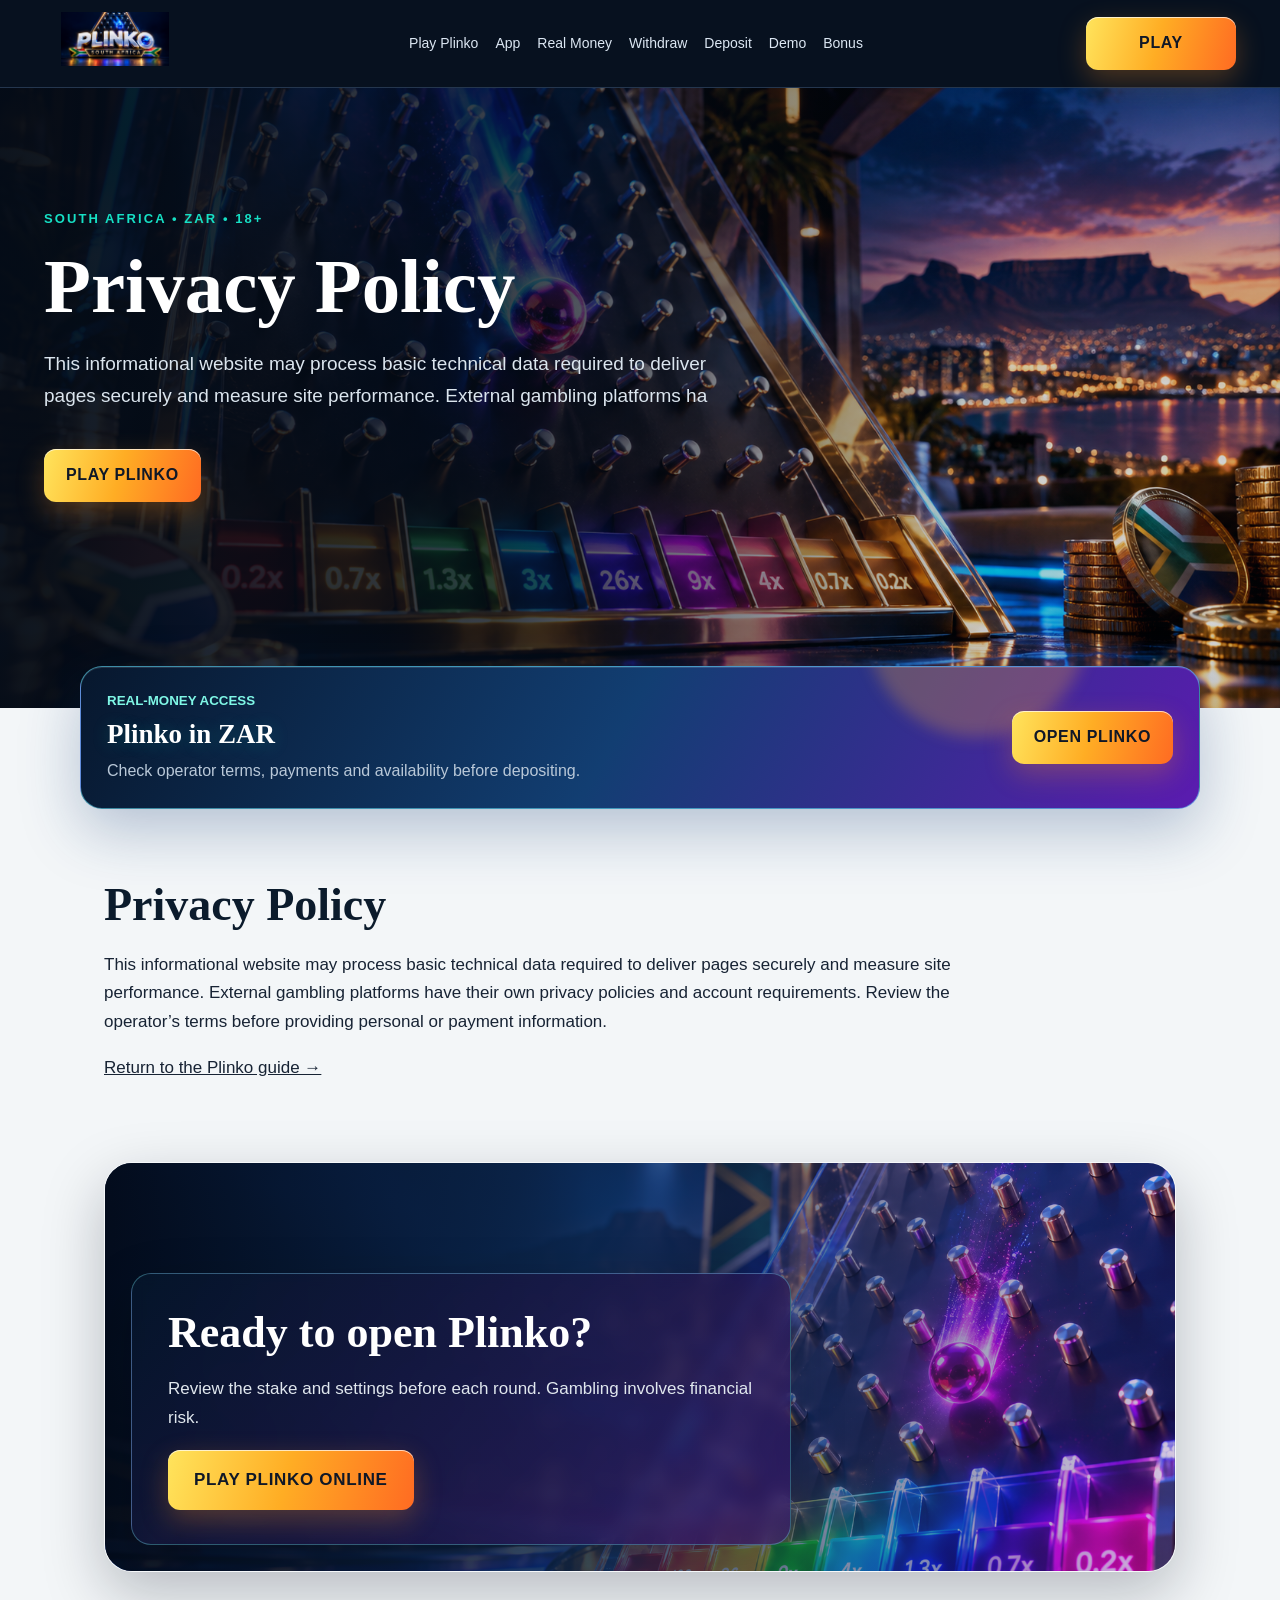
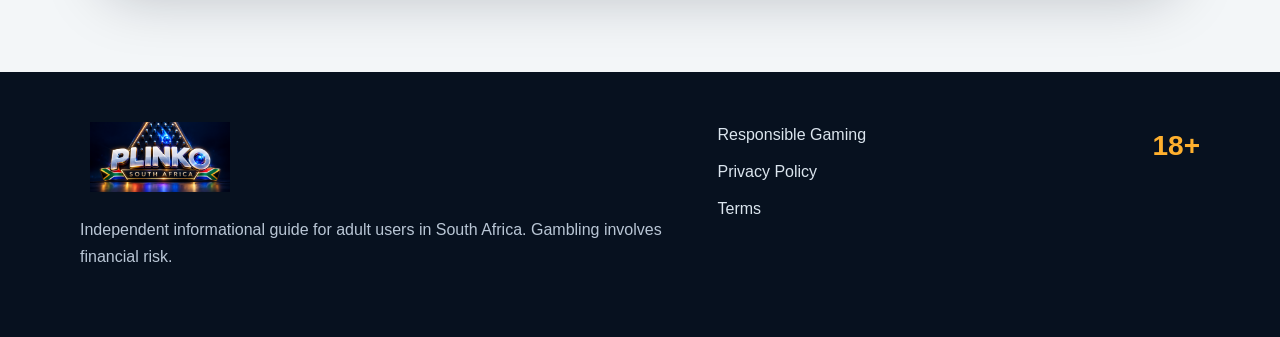
<file: privacy-policy/index.html>
<!doctype html><html lang="en-ZA"><head><meta charset="utf-8"><meta name="viewport" content="width=device-width,initial-scale=1"><meta name="google-site-verification" content="MWwVBuxHnVIAGl92lxP4zwSlVJyQmbd7JX7dwckepJs" /><title>Privacy Policy | Plinko South Africa</title><meta name="description" content="This informational website may process basic technical data required to deliver pages securely and measure site performance. External gambling platforms ha"><link rel="canonical" href="https://mamacitastexmex.com/privacy-policy/"><meta name="robots" content="index,follow"><meta property="og:title" content="Privacy Policy | Plinko South Africa"><meta property="og:description" content="This informational website may process basic technical data required to deliver pages securely and measure site performance. External gambling platforms ha"><meta property="og:type" content="website"><meta property="og:url" content="https://mamacitastexmex.com/privacy-policy/"><meta property="og:image" content="https://mamacitastexmex.com/assets/img/hero.png"><meta name="twitter:card" content="summary_large_image"><link rel="icon" href="/assets/img/favicon.png"><link rel="stylesheet" href="/assets/css/site.css"></head><body>
<header><div class="head"><a class="brand" href="/plinko-south-africa/"><img src="/assets/img/logo.png" alt="Plinko South Africa"></a><nav><a href="/plinko-south-africa/">Play Plinko</a><a href="/plinko-app-download/">App</a><a href="/plinko-real-money/">Real Money</a><a href="/plinko-withdrawal/">Withdraw</a><a href="/plinko-deposit/">Deposit</a><a href="/plinko-demo/">Demo</a><a href="/plinko-bonus/">Bonus</a></nav><a class="head-cta" href="/go/">PLAY</a></div></header>
<main><section class="hero"><img src="/assets/img/hero.png" alt="Privacy Policy"><div class="hero-shade"></div><div class="hero-copy"><span class="eyebrow">SOUTH AFRICA • ZAR • 18+</span><h1>Privacy Policy</h1><p>This informational website may process basic technical data required to deliver pages securely and measure site performance. External gambling platforms ha</p><a class="cta-button hero-btn" href="/go/">PLAY PLINKO</a></div></section>
<div class="top-offer"><div><small>REAL-MONEY ACCESS</small><strong>Plinko in ZAR</strong><span>Check operator terms, payments and availability before depositing.</span></div><a class="cta-button" href="/go/">OPEN PLINKO</a></div>
<article class="content"><h2>Privacy Policy</h2><p>This informational website may process basic technical data required to deliver pages securely and measure site performance. External gambling platforms have their own privacy policies and account requirements. Review the operator’s terms before providing personal or payment information.</p><p><a href="/plinko-south-africa/">Return to the Plinko guide →</a></p><section class="visual-cta"><img src="/assets/img/cta.png" alt="Plinko board in South Africa" loading="lazy"><div><h2>Ready to open Plinko?</h2><p>Review the stake and settings before each round. Gambling involves financial risk.</p><a class="cta-button" href="/go/">PLAY PLINKO ONLINE</a></div></section></article></main>
<footer><div><img src="/assets/img/logo.png" alt="Plinko South Africa"><p>Independent informational guide for adult users in South Africa. Gambling involves financial risk.</p></div><div class="footer-links"><a href="/responsible-gaming/">Responsible Gaming</a><a href="/privacy-policy/">Privacy Policy</a><a href="/terms/">Terms</a></div><p class="age">18+</p></footer><script src="/assets/js/site.js"></script></body></html>
</file>
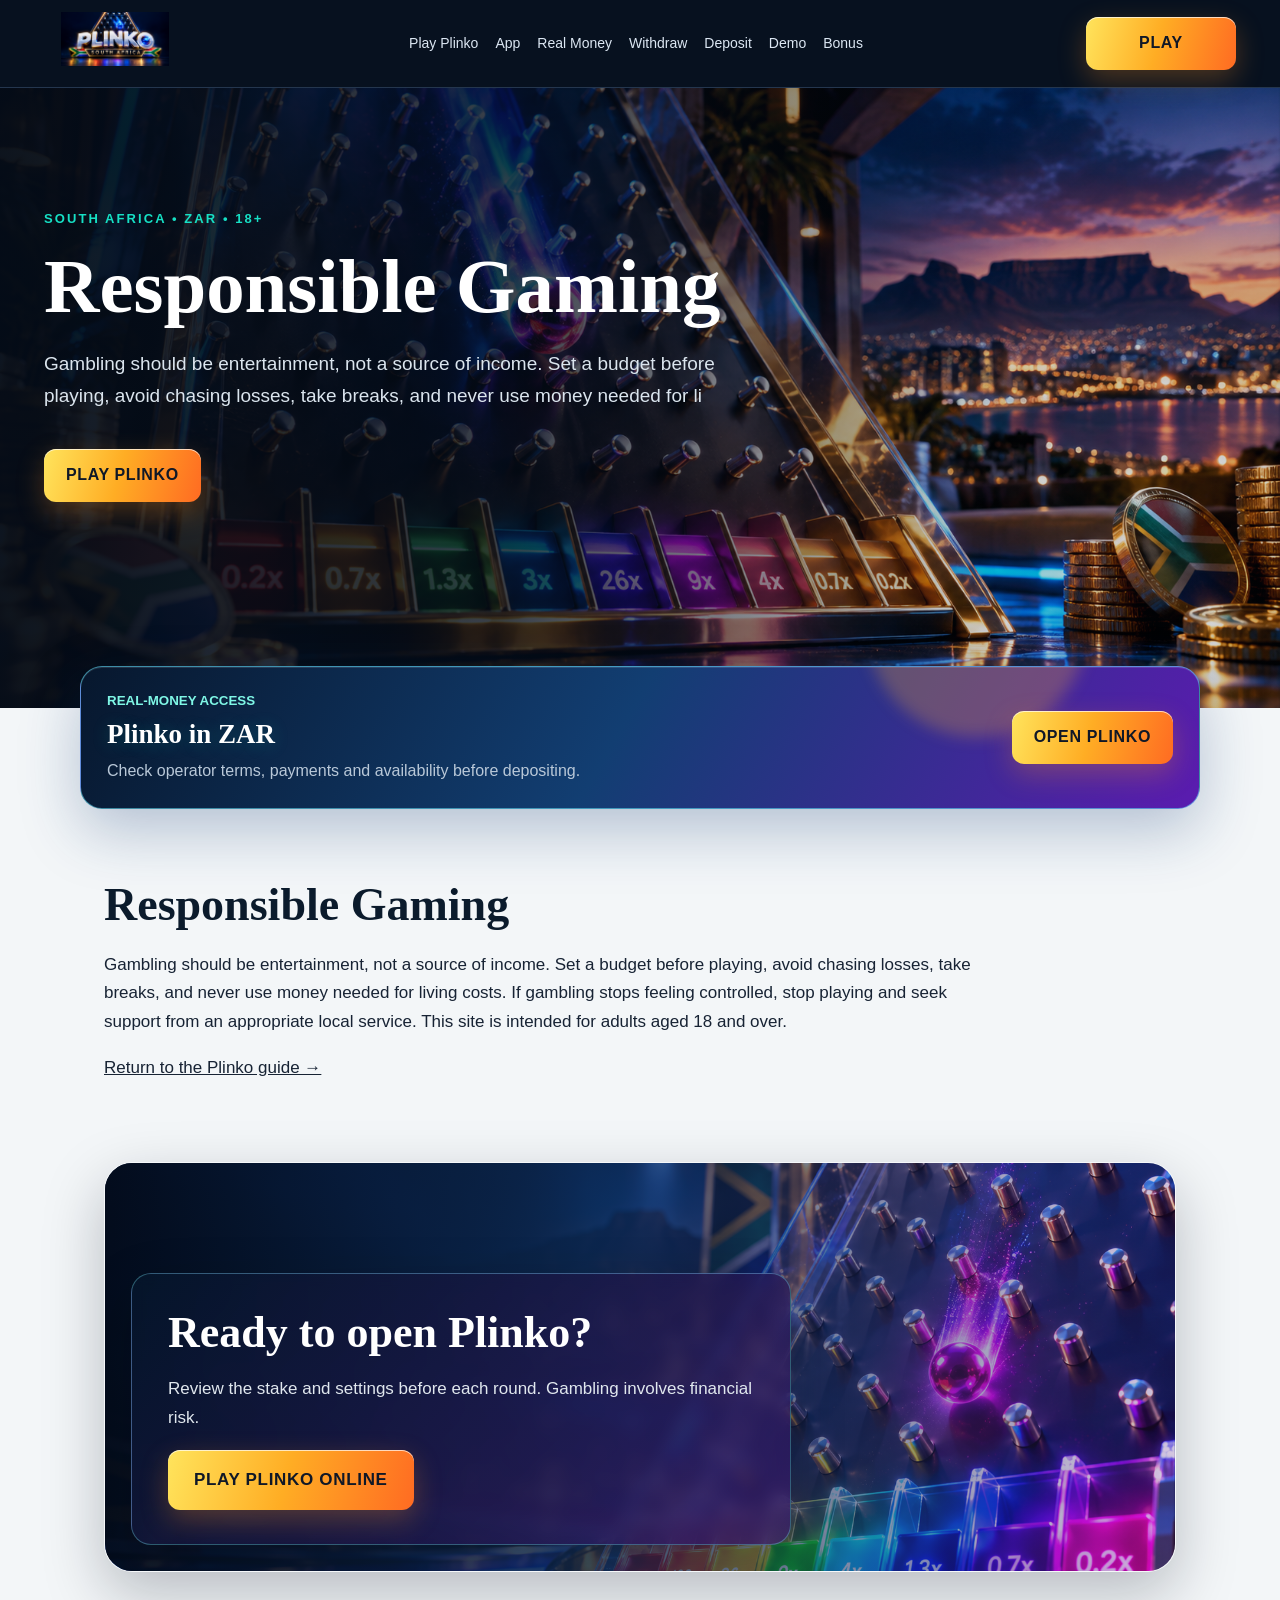
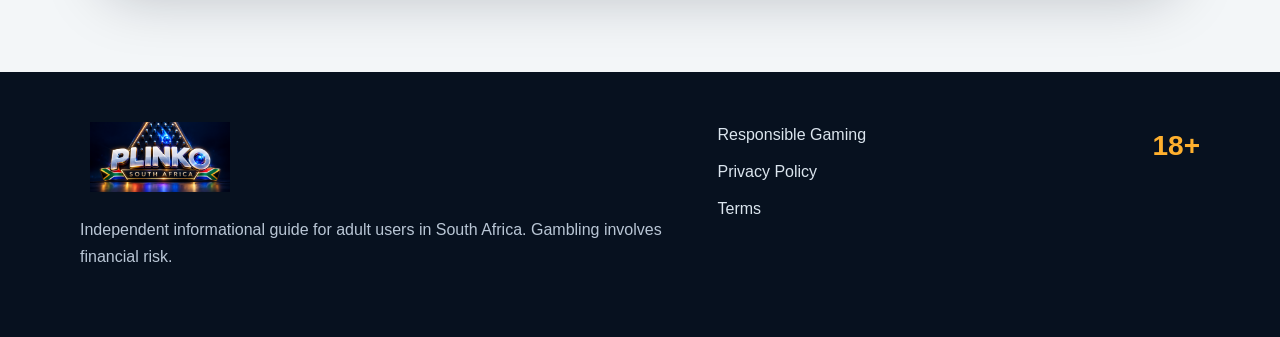
<file: responsible-gaming/index.html>
<!doctype html><html lang="en-ZA"><head><meta charset="utf-8"><meta name="viewport" content="width=device-width,initial-scale=1"><meta name="google-site-verification" content="MWwVBuxHnVIAGl92lxP4zwSlVJyQmbd7JX7dwckepJs" /><title>Responsible Gaming | Plinko South Africa</title><meta name="description" content="Gambling should be entertainment, not a source of income. Set a budget before playing, avoid chasing losses, take breaks, and never use money needed for li"><link rel="canonical" href="https://mamacitastexmex.com/responsible-gaming/"><meta name="robots" content="index,follow"><meta property="og:title" content="Responsible Gaming | Plinko South Africa"><meta property="og:description" content="Gambling should be entertainment, not a source of income. Set a budget before playing, avoid chasing losses, take breaks, and never use money needed for li"><meta property="og:type" content="website"><meta property="og:url" content="https://mamacitastexmex.com/responsible-gaming/"><meta property="og:image" content="https://mamacitastexmex.com/assets/img/hero.png"><meta name="twitter:card" content="summary_large_image"><link rel="icon" href="/assets/img/favicon.png"><link rel="stylesheet" href="/assets/css/site.css"></head><body>
<header><div class="head"><a class="brand" href="/plinko-south-africa/"><img src="/assets/img/logo.png" alt="Plinko South Africa"></a><nav><a href="/plinko-south-africa/">Play Plinko</a><a href="/plinko-app-download/">App</a><a href="/plinko-real-money/">Real Money</a><a href="/plinko-withdrawal/">Withdraw</a><a href="/plinko-deposit/">Deposit</a><a href="/plinko-demo/">Demo</a><a href="/plinko-bonus/">Bonus</a></nav><a class="head-cta" href="/go/">PLAY</a></div></header>
<main><section class="hero"><img src="/assets/img/hero.png" alt="Responsible Gaming"><div class="hero-shade"></div><div class="hero-copy"><span class="eyebrow">SOUTH AFRICA • ZAR • 18+</span><h1>Responsible Gaming</h1><p>Gambling should be entertainment, not a source of income. Set a budget before playing, avoid chasing losses, take breaks, and never use money needed for li</p><a class="cta-button hero-btn" href="/go/">PLAY PLINKO</a></div></section>
<div class="top-offer"><div><small>REAL-MONEY ACCESS</small><strong>Plinko in ZAR</strong><span>Check operator terms, payments and availability before depositing.</span></div><a class="cta-button" href="/go/">OPEN PLINKO</a></div>
<article class="content"><h2>Responsible Gaming</h2><p>Gambling should be entertainment, not a source of income. Set a budget before playing, avoid chasing losses, take breaks, and never use money needed for living costs. If gambling stops feeling controlled, stop playing and seek support from an appropriate local service. This site is intended for adults aged 18 and over.</p><p><a href="/plinko-south-africa/">Return to the Plinko guide →</a></p><section class="visual-cta"><img src="/assets/img/cta.png" alt="Plinko board in South Africa" loading="lazy"><div><h2>Ready to open Plinko?</h2><p>Review the stake and settings before each round. Gambling involves financial risk.</p><a class="cta-button" href="/go/">PLAY PLINKO ONLINE</a></div></section></article></main>
<footer><div><img src="/assets/img/logo.png" alt="Plinko South Africa"><p>Independent informational guide for adult users in South Africa. Gambling involves financial risk.</p></div><div class="footer-links"><a href="/responsible-gaming/">Responsible Gaming</a><a href="/privacy-policy/">Privacy Policy</a><a href="/terms/">Terms</a></div><p class="age">18+</p></footer><script src="/assets/js/site.js"></script></body></html>
</file>
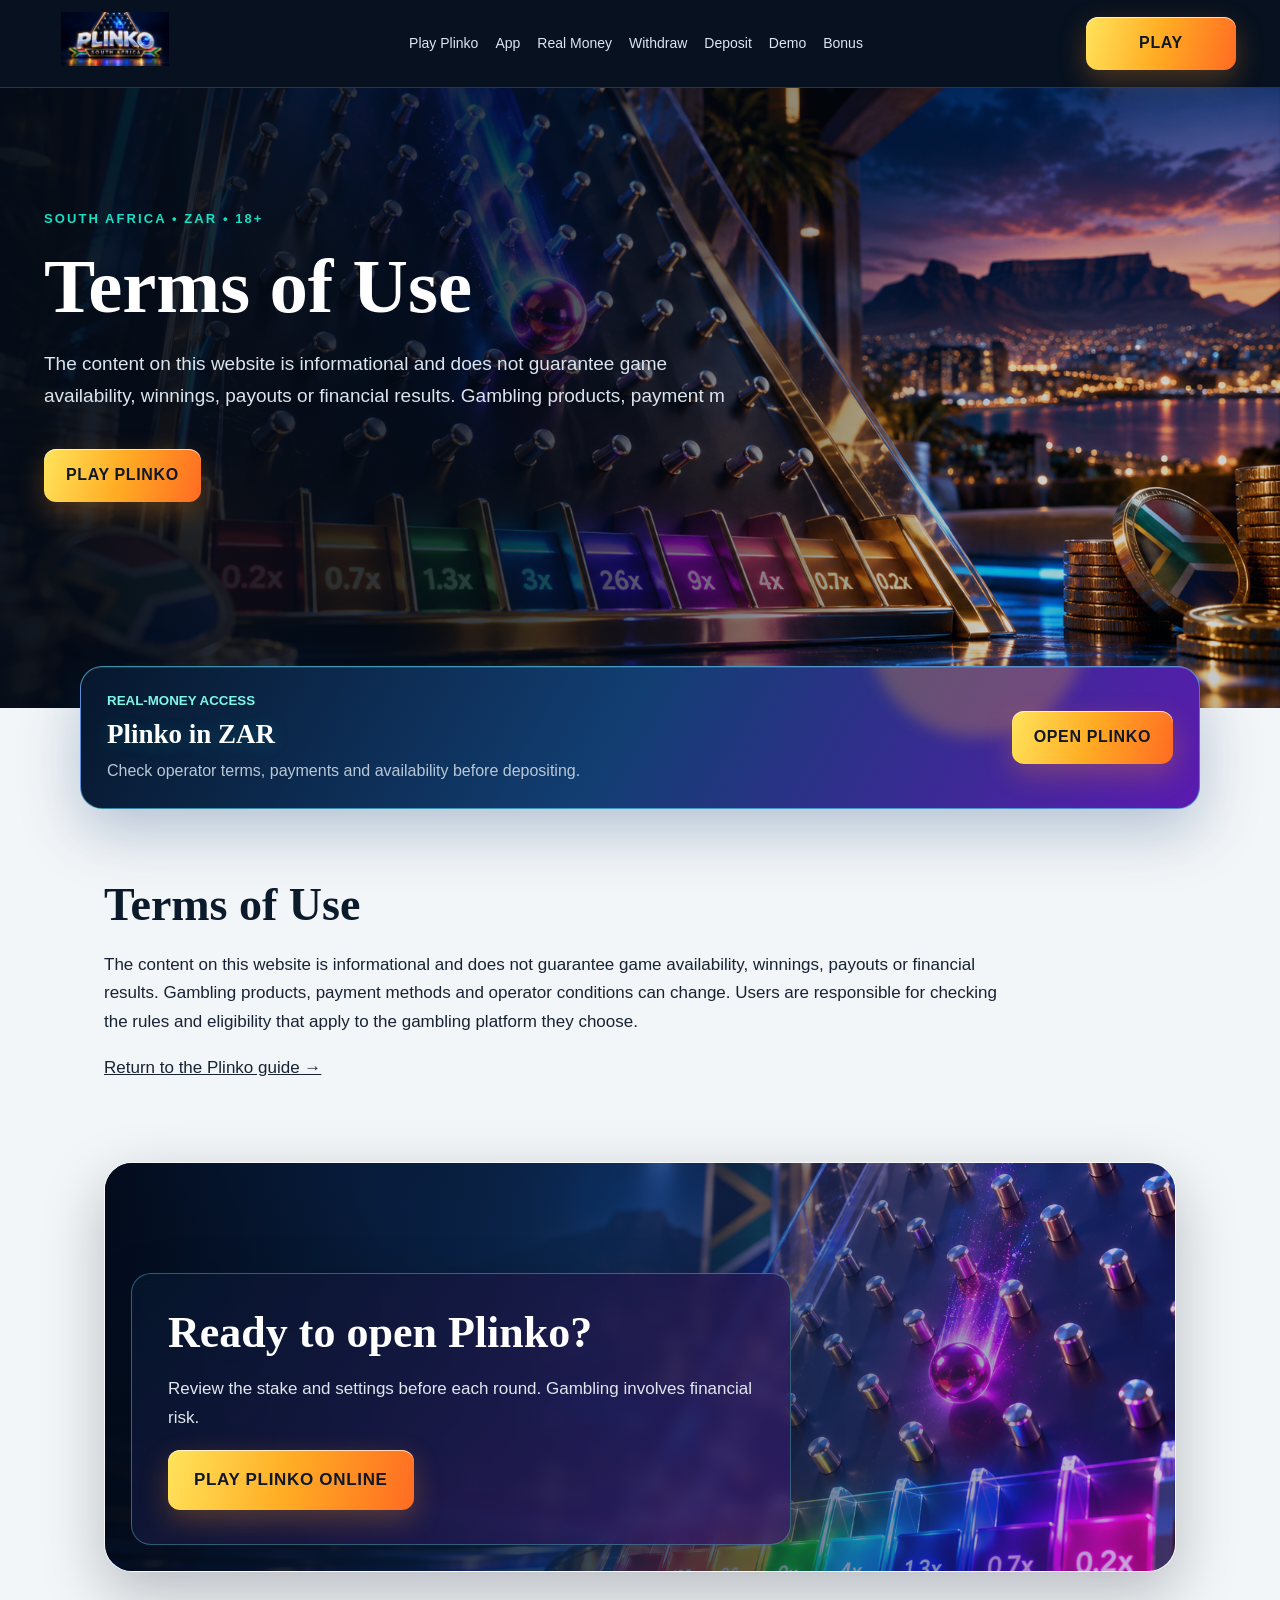
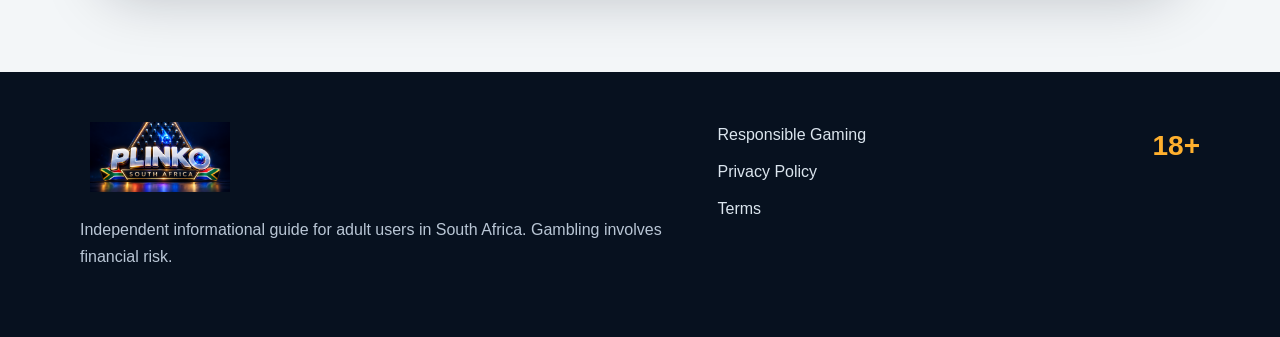
<file: terms/index.html>
<!doctype html><html lang="en-ZA"><head><meta charset="utf-8"><meta name="viewport" content="width=device-width,initial-scale=1"><meta name="google-site-verification" content="MWwVBuxHnVIAGl92lxP4zwSlVJyQmbd7JX7dwckepJs" /><title>Terms of Use | Plinko South Africa</title><meta name="description" content="The content on this website is informational and does not guarantee game availability, winnings, payouts or financial results. Gambling products, payment m"><link rel="canonical" href="https://mamacitastexmex.com/terms/"><meta name="robots" content="index,follow"><meta property="og:title" content="Terms of Use | Plinko South Africa"><meta property="og:description" content="The content on this website is informational and does not guarantee game availability, winnings, payouts or financial results. Gambling products, payment m"><meta property="og:type" content="website"><meta property="og:url" content="https://mamacitastexmex.com/terms/"><meta property="og:image" content="https://mamacitastexmex.com/assets/img/hero.png"><meta name="twitter:card" content="summary_large_image"><link rel="icon" href="/assets/img/favicon.png"><link rel="stylesheet" href="/assets/css/site.css"></head><body>
<header><div class="head"><a class="brand" href="/plinko-south-africa/"><img src="/assets/img/logo.png" alt="Plinko South Africa"></a><nav><a href="/plinko-south-africa/">Play Plinko</a><a href="/plinko-app-download/">App</a><a href="/plinko-real-money/">Real Money</a><a href="/plinko-withdrawal/">Withdraw</a><a href="/plinko-deposit/">Deposit</a><a href="/plinko-demo/">Demo</a><a href="/plinko-bonus/">Bonus</a></nav><a class="head-cta" href="/go/">PLAY</a></div></header>
<main><section class="hero"><img src="/assets/img/hero.png" alt="Terms of Use"><div class="hero-shade"></div><div class="hero-copy"><span class="eyebrow">SOUTH AFRICA • ZAR • 18+</span><h1>Terms of Use</h1><p>The content on this website is informational and does not guarantee game availability, winnings, payouts or financial results. Gambling products, payment m</p><a class="cta-button hero-btn" href="/go/">PLAY PLINKO</a></div></section>
<div class="top-offer"><div><small>REAL-MONEY ACCESS</small><strong>Plinko in ZAR</strong><span>Check operator terms, payments and availability before depositing.</span></div><a class="cta-button" href="/go/">OPEN PLINKO</a></div>
<article class="content"><h2>Terms of Use</h2><p>The content on this website is informational and does not guarantee game availability, winnings, payouts or financial results. Gambling products, payment methods and operator conditions can change. Users are responsible for checking the rules and eligibility that apply to the gambling platform they choose.</p><p><a href="/plinko-south-africa/">Return to the Plinko guide →</a></p><section class="visual-cta"><img src="/assets/img/cta.png" alt="Plinko board in South Africa" loading="lazy"><div><h2>Ready to open Plinko?</h2><p>Review the stake and settings before each round. Gambling involves financial risk.</p><a class="cta-button" href="/go/">PLAY PLINKO ONLINE</a></div></section></article></main>
<footer><div><img src="/assets/img/logo.png" alt="Plinko South Africa"><p>Independent informational guide for adult users in South Africa. Gambling involves financial risk.</p></div><div class="footer-links"><a href="/responsible-gaming/">Responsible Gaming</a><a href="/privacy-policy/">Privacy Policy</a><a href="/terms/">Terms</a></div><p class="age">18+</p></footer><script src="/assets/js/site.js"></script></body></html>
</file>
<file: assets/css/site.css>
:root{--ink:#07111f;--panel:#0d1b2f;--panel2:#112641;--paper:#f3f6f8;--text:#172334;--muted:#5e6b7b;--cyan:#16e0c5;--amber:#ffb02e;--line:#dbe2e8;--radius:22px}*{box-sizing:border-box}html{scroll-behavior:smooth}body{margin:0;background:var(--paper);color:var(--text);font-family:"Trebuchet MS",Arial,sans-serif;line-height:1.68}a{color:inherit}header{position:relative;background:#07111f;border-bottom:1px solid #24364e;z-index:10}.head{max-width:1240px;margin:auto;padding:12px 24px;display:flex;align-items:center;gap:22px}.brand img{width:142px;height:54px;object-fit:contain}.head nav{display:flex;gap:17px;align-items:center;flex:1;justify-content:center}.head nav a{text-decoration:none;color:#dce7f3;font-size:14px}.head nav a:hover{color:var(--cyan)}.head-cta,.cta-button{display:inline-flex;align-items:center;justify-content:center;text-decoration:none;font-weight:900;letter-spacing:.04em;background:linear-gradient(135deg,var(--cyan),#5af0a8);color:#06141b;padding:13px 22px;clip-path:polygon(8% 0,100% 0,92% 100%,0 100%);border:0;min-width:150px}.hero{position:relative;min-height:620px;background:#07111f;overflow:hidden}.hero>img{position:absolute;width:100%;height:100%;object-fit:cover}.hero-shade{position:absolute;inset:0;background:linear-gradient(90deg,rgba(4,12,24,.96) 0%,rgba(4,12,24,.78) 40%,rgba(4,12,24,.18) 78%)}.hero-copy{position:relative;max-width:1240px;margin:auto;padding:120px 24px 90px;color:white}.hero-copy>*{max-width:690px}.eyebrow{display:block;color:var(--cyan);font-weight:800;letter-spacing:.16em;font-size:13px}.hero h1{font-family:Georgia,"Times New Roman",serif;font-size:clamp(44px,6vw,78px);line-height:1.02;margin:18px 0 22px}.hero p{font-size:19px;color:#dbe5ee}.hero-btn{margin-top:18px}.top-offer{max-width:1120px;margin:-42px auto 55px;position:relative;z-index:3;background:linear-gradient(115deg,#0a1728,#112a47);color:#fff;border:1px solid #254461;border-radius:var(--radius);padding:23px 26px;display:flex;align-items:center;justify-content:space-between;gap:20px;box-shadow:0 20px 45px #07111f2a}.top-offer div{display:grid}.top-offer small{color:var(--cyan);font-weight:800}.top-offer strong{font-family:Georgia,serif;font-size:27px}.top-offer span{color:#b9c8d8}.content{max-width:1120px;margin:auto;padding:0 24px 90px;font-size:17px}.content h2{font-family:Georgia,serif;font-size:clamp(30px,4vw,46px);line-height:1.14;color:#0b1b2c;margin:70px 0 20px;scroll-margin-top:25px}.content h3{font-size:24px;color:#14324e;margin:38px 0 12px}.content p{max-width:900px}.content>p:first-child{font-size:20px}.toc{background:white;border:1px solid var(--line);border-radius:var(--radius);padding:25px 28px;margin:34px 0}.toc strong{font-family:Georgia,serif;font-size:25px}.toc div{display:grid;grid-template-columns:repeat(2,minmax(0,1fr));gap:8px 20px;margin-top:14px}.toc a{color:#1d5570;text-decoration:none;border-bottom:1px dotted #b8c6cf;padding:6px 0}.table-wrap{overflow:auto;margin:28px 0;border-radius:16px;border:1px solid var(--line);background:white}table{border-collapse:collapse;width:100%;min-width:620px}th,td{text-align:left;padding:14px 16px;border-bottom:1px solid var(--line)}th{background:#0d1b2f;color:#fff}tr:last-child td{border:0}.callout-line{display:inline-block;background:#0d1b2f;color:#fff;border-left:5px solid var(--amber);padding:10px 16px;margin:8px 8px 8px 0;border-radius:0 12px 12px 0;font-weight:800}.stat-grid{display:flex;flex-wrap:wrap;gap:10px;margin:20px 0}.stat-grid div{background:#fff;border:1px solid var(--line);padding:10px 14px;border-radius:12px;font-weight:700}.game-panel{margin:28px 0;background:radial-gradient(circle at 80% 20%,#153c5f,#07111f 60%);color:#fff;border-radius:24px;padding:26px;display:flex;gap:18px;align-items:center;justify-content:space-between;border:1px solid #24465f}.game-panel span{color:var(--cyan);font-size:12px;letter-spacing:.14em}.game-panel b{font-size:20px}.inline-cta{margin:24px 0}.internal-link a{font-weight:800;color:#166a75;text-decoration:none}.visual-cta{position:relative;margin:80px 0 10px;min-height:360px;border-radius:28px;overflow:hidden;display:flex;align-items:end;color:#fff}.visual-cta img{position:absolute;inset:0;width:100%;height:100%;object-fit:cover}.visual-cta:after{content:"";position:absolute;inset:0;background:linear-gradient(90deg,rgba(4,12,24,.93),rgba(4,12,24,.35))}.visual-cta div{position:relative;z-index:2;padding:38px;max-width:620px}.visual-cta h2{color:#fff;margin:0 0 10px}.visual-cta p{color:#e0e7ee}footer{background:#07111f;color:#b9c6d5;padding:50px max(24px,calc((100vw - 1120px)/2));display:grid;grid-template-columns:1.5fr 1fr auto;gap:30px;align-items:start}footer img{width:160px;height:70px;object-fit:contain}.footer-links{display:grid;gap:10px}.footer-links a{color:#dbe5ee;text-decoration:none}.age{font-size:28px;font-weight:900;color:var(--amber);margin:0}
@media(max-width:900px){.head{padding:10px 14px;gap:10px;overflow-x:auto}.brand img{width:92px;height:42px}.head nav{justify-content:flex-start;gap:12px;white-space:nowrap}.head nav a{font-size:12px}.head-cta{min-width:74px;padding:10px 14px}.hero{min-height:580px}.hero-copy{padding:100px 18px 70px}.hero h1{font-size:45px}.top-offer{margin:-28px 14px 40px;padding:18px;align-items:flex-start;flex-direction:column}.content{padding:0 18px 70px}.toc div{grid-template-columns:1fr}.game-panel{align-items:flex-start;flex-direction:column}.visual-cta{min-height:430px}.visual-cta div{padding:24px}footer{grid-template-columns:1fr}.content h2{margin-top:54px}}@media(max-width:520px){.hero{min-height:530px}.hero h1{font-size:39px}.hero-copy p{font-size:16px}.hero>img{object-position:62% center}.head nav a:nth-child(n+5){display:none}.content{font-size:16px}.content h2{font-size:32px}.top-offer .cta-button,.game-panel .cta-button{width:100%}.cta-button{clip-path:polygon(5% 0,100% 0,95% 100%,0 100%)}.visual-cta{min-height:480px}.visual-cta img{object-position:62% center}}

/* brighter conversion blocks */
.top-offer{background:linear-gradient(120deg,#07172d 0%,#123e72 48%,#5b1bb0 100%);border:1px solid rgba(104,232,255,.55);box-shadow:0 22px 60px rgba(19,58,116,.28),inset 0 1px 0 rgba(255,255,255,.12);overflow:hidden}.top-offer:before{content:"";position:absolute;width:220px;height:220px;border-radius:50%;right:10%;top:-150px;background:rgba(255,176,46,.26);filter:blur(8px);pointer-events:none}.top-offer small{color:#7ff7e6}.top-offer strong{color:#fff;text-shadow:0 2px 18px rgba(22,224,197,.22)}
.cta-button,.head-cta{position:relative;background:linear-gradient(105deg,#ffe45c 0%,#ffad24 48%,#ff6b22 100%);color:#101827;border-radius:12px;clip-path:none;box-shadow:0 10px 28px rgba(255,145,32,.28),inset 0 1px 0 rgba(255,255,255,.7);transition:transform .2s ease,box-shadow .2s ease,filter .2s ease}.cta-button:hover,.head-cta:hover{transform:translateY(-2px);filter:saturate(1.12) brightness(1.04);box-shadow:0 15px 34px rgba(255,120,28,.38),0 0 0 3px rgba(255,224,92,.16)}
.inline-cta{position:relative;margin:34px 0;padding:26px 28px;border-radius:22px;background:linear-gradient(120deg,#09223d 0%,#104d74 44%,#48209a 100%);border:1px solid rgba(70,224,255,.45);box-shadow:0 16px 38px rgba(10,34,61,.18);overflow:hidden;display:flex;align-items:center;justify-content:flex-end;min-height:104px}.inline-cta:before{content:"PLAY PLINKO • ZAR • SOUTH AFRICA";position:absolute;left:28px;right:230px;color:#fff;font-weight:900;font-size:18px;letter-spacing:.05em}.inline-cta:after{content:"18+  •  Check the stake and operator terms before playing";position:absolute;left:28px;right:230px;top:58px;color:#aeeae6;font-size:12px}.inline-cta .cta-button{z-index:1;min-width:190px}
.game-panel{position:relative;background:linear-gradient(125deg,#07162b 0%,#0b3f68 55%,#501d8f 100%);border:1px solid rgba(63,224,255,.5);box-shadow:0 18px 45px rgba(14,52,95,.2);overflow:hidden}.game-panel:after{content:"";position:absolute;width:190px;height:190px;right:-70px;top:-100px;border-radius:50%;background:rgba(255,176,46,.28);filter:blur(4px)}.game-panel>*{position:relative;z-index:1}.game-panel b{color:#fff}.game-panel span{color:#7ff7e6}
.visual-cta{box-shadow:0 22px 60px rgba(7,17,31,.25);border:1px solid rgba(255,255,255,.2)}.visual-cta:after{background:linear-gradient(90deg,rgba(3,12,28,.96) 0%,rgba(14,44,84,.8) 45%,rgba(83,24,131,.24) 100%)}.visual-cta div{background:linear-gradient(135deg,rgba(7,24,48,.76),rgba(57,22,99,.55));backdrop-filter:blur(7px);margin:26px;border:1px solid rgba(124,238,255,.32);border-radius:20px}.visual-cta h2{font-size:clamp(30px,4vw,44px)}
@media(max-width:700px){.inline-cta{padding:22px;display:block;min-height:174px}.inline-cta:before{left:22px;right:22px;top:22px;font-size:16px}.inline-cta:after{left:22px;right:22px;top:54px}.inline-cta .cta-button{position:absolute;left:22px;right:22px;bottom:22px;width:calc(100% - 44px)}.visual-cta div{margin:14px;padding:22px}.cta-button{border-radius:11px}}


/* v3 conversion design */
.game-panel{min-height:150px;padding:30px 32px;background:linear-gradient(118deg,#06182d 0%,#073d62 42%,#182f83 70%,#6420a2 100%);border:1px solid rgba(83,230,255,.68);box-shadow:0 22px 55px rgba(8,38,79,.25),inset 0 1px 0 rgba(255,255,255,.14)}
.game-panel:before{content:"DROP • BOUNCE • MULTIPLY";position:absolute;right:245px;bottom:18px;font-size:11px;font-weight:900;letter-spacing:.18em;color:rgba(255,255,255,.42)}
.game-panel:after{width:280px;height:280px;right:-85px;top:-145px;background:radial-gradient(circle,rgba(255,196,55,.46) 0%,rgba(255,84,33,.18) 35%,transparent 68%);filter:none}
.game-panel span{display:block;margin-bottom:5px;font-weight:900}.game-panel b{font-family:Georgia,"Times New Roman",serif;font-size:clamp(23px,3vw,34px);line-height:1.1;max-width:540px}.game-panel .cta-button{min-width:210px;padding:17px 26px;font-size:16px;border:1px solid rgba(255,255,255,.55)}
.stat-grid{display:grid;grid-template-columns:repeat(3,minmax(0,1fr));gap:14px;margin:18px 0 34px}.stat-grid div{position:relative;overflow:hidden;min-height:118px;padding:20px 20px 18px;border-radius:18px;background:linear-gradient(145deg,#fff,#f3f8fc);border:1px solid #d4e0e9;box-shadow:0 12px 30px rgba(16,45,75,.08)}.stat-grid div:before{content:"";position:absolute;left:0;top:0;bottom:0;width:5px;background:linear-gradient(#15d9c0,#5268ff,#ff9e2c)}.stat-grid small{display:block;color:#557083;font-size:10px;font-weight:900;letter-spacing:.13em}.stat-grid strong{display:block;margin:4px 0 3px;color:#0b2138;font-size:20px;line-height:1.2}.stat-grid span{display:block;color:#6b7886;font-size:12px;line-height:1.45}
.inline-cta{min-height:132px;padding:28px 30px;background:linear-gradient(110deg,#06182e 0%,#0b4f75 45%,#4a249b 76%,#7b2e8b 100%);border:1px solid rgba(89,235,255,.65);box-shadow:0 20px 48px rgba(8,44,90,.23),inset 0 1px 0 rgba(255,255,255,.13)}.inline-cta:before{content:"PLAY PLINKO IN ZAR";font-family:Georgia,"Times New Roman",serif;font-size:27px;letter-spacing:.01em;top:29px}.inline-cta:after{content:"Open the game, check the current stake and choose your risk setting before the drop.";top:68px;font-size:13px;color:#c9f9f2}.inline-cta .cta-button{min-width:220px;padding:17px 25px;font-size:15px;border:1px solid rgba(255,255,255,.58)}
.visual-cta{min-height:410px}.visual-cta div{max-width:660px;padding:34px 36px;background:linear-gradient(135deg,rgba(5,22,43,.86),rgba(55,24,106,.7));box-shadow:0 18px 55px rgba(0,0,0,.2)}.visual-cta .cta-button{padding:16px 26px;min-width:220px}
@media(max-width:760px){.stat-grid{grid-template-columns:1fr}.game-panel:before{display:none}.game-panel{padding:24px}.game-panel .cta-button{width:100%}.inline-cta{min-height:190px}.inline-cta:before{font-size:22px;top:24px}.inline-cta:after{top:58px;line-height:1.4}.inline-cta .cta-button{bottom:20px}.stat-grid div{min-height:100px}}
</file>
